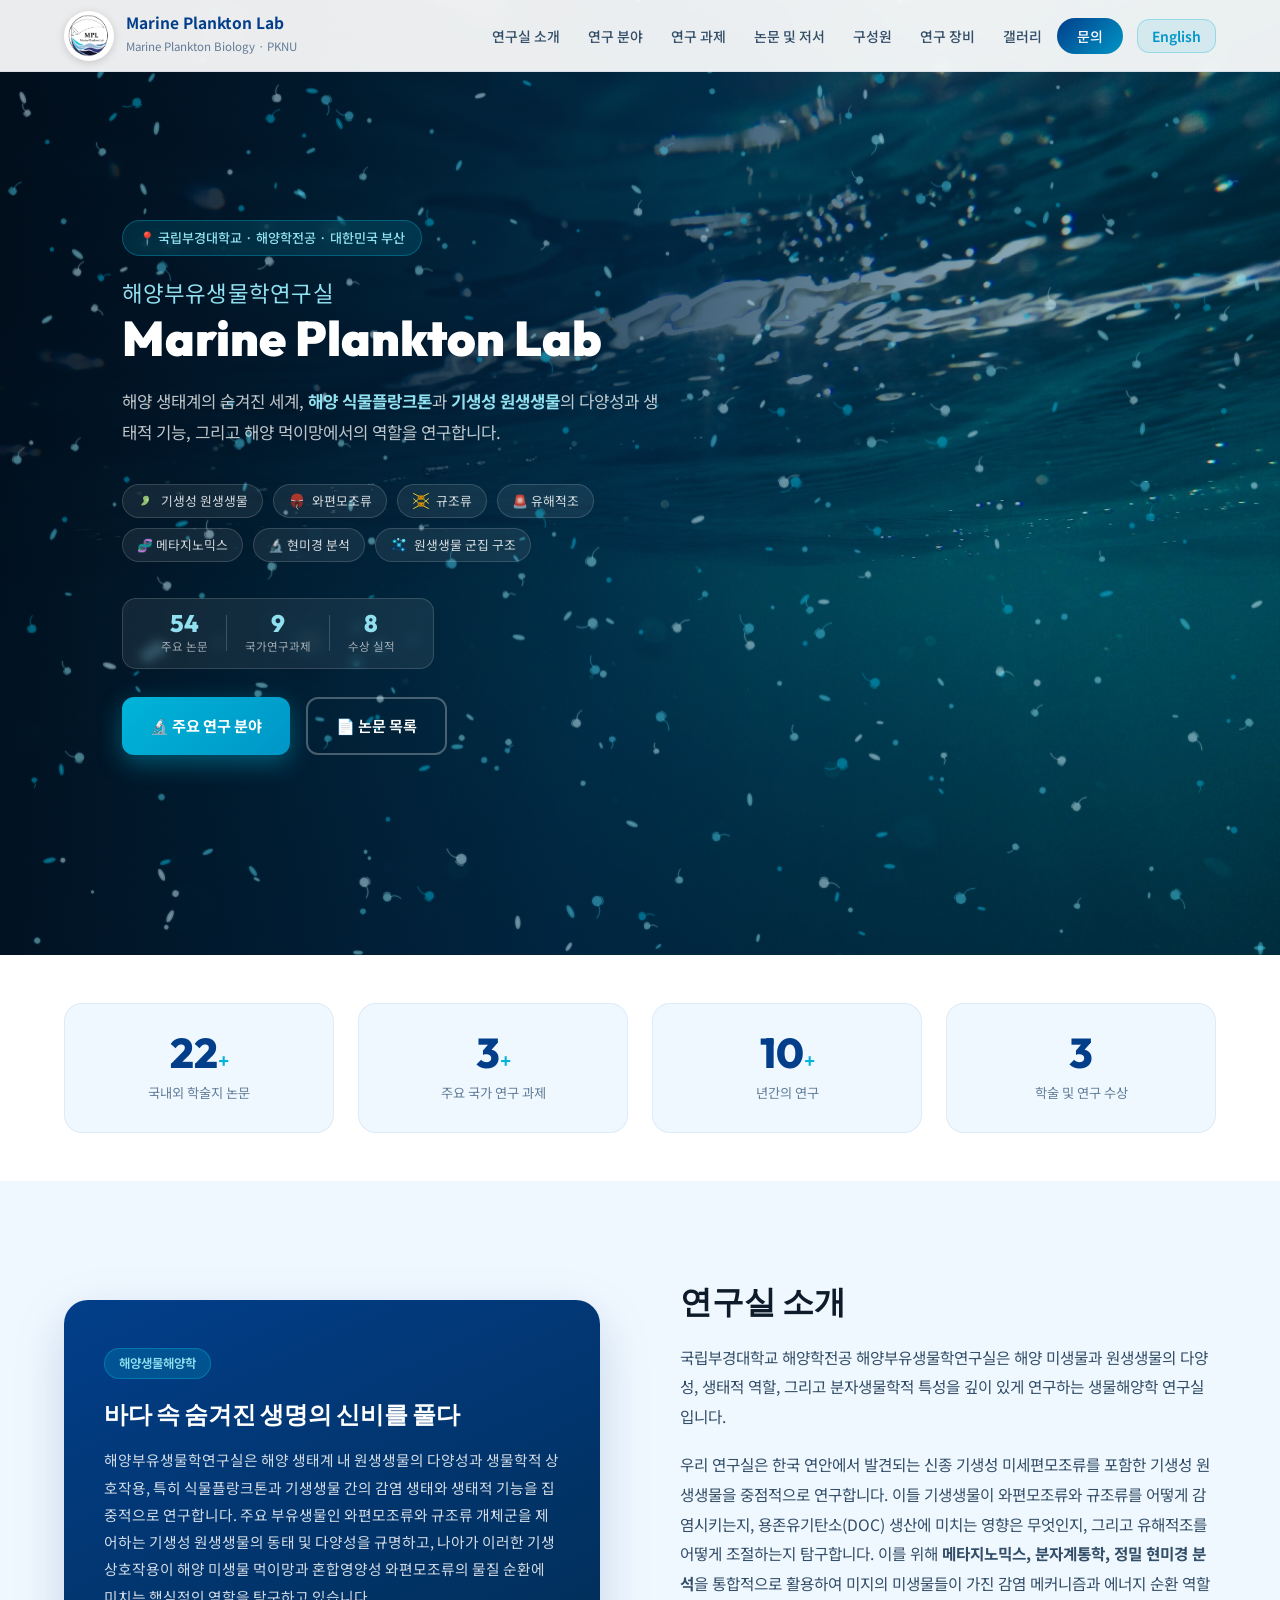
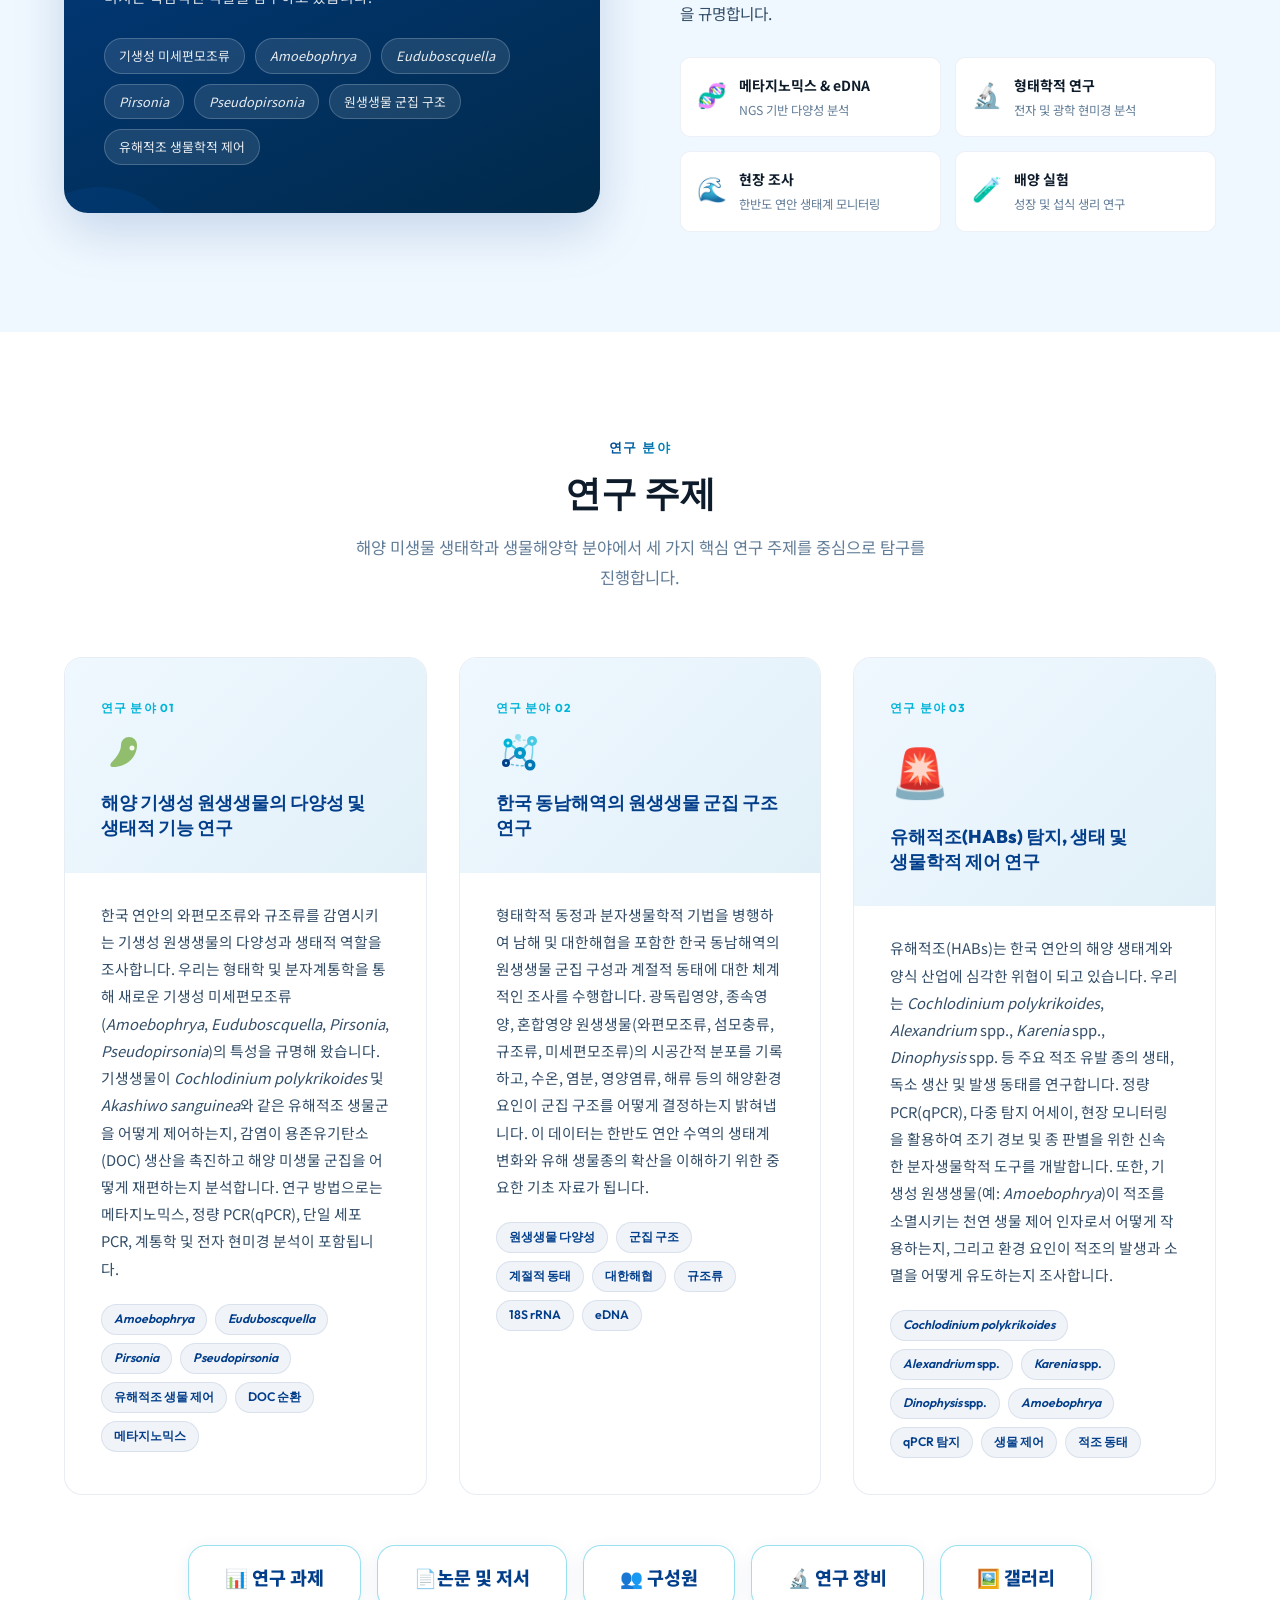
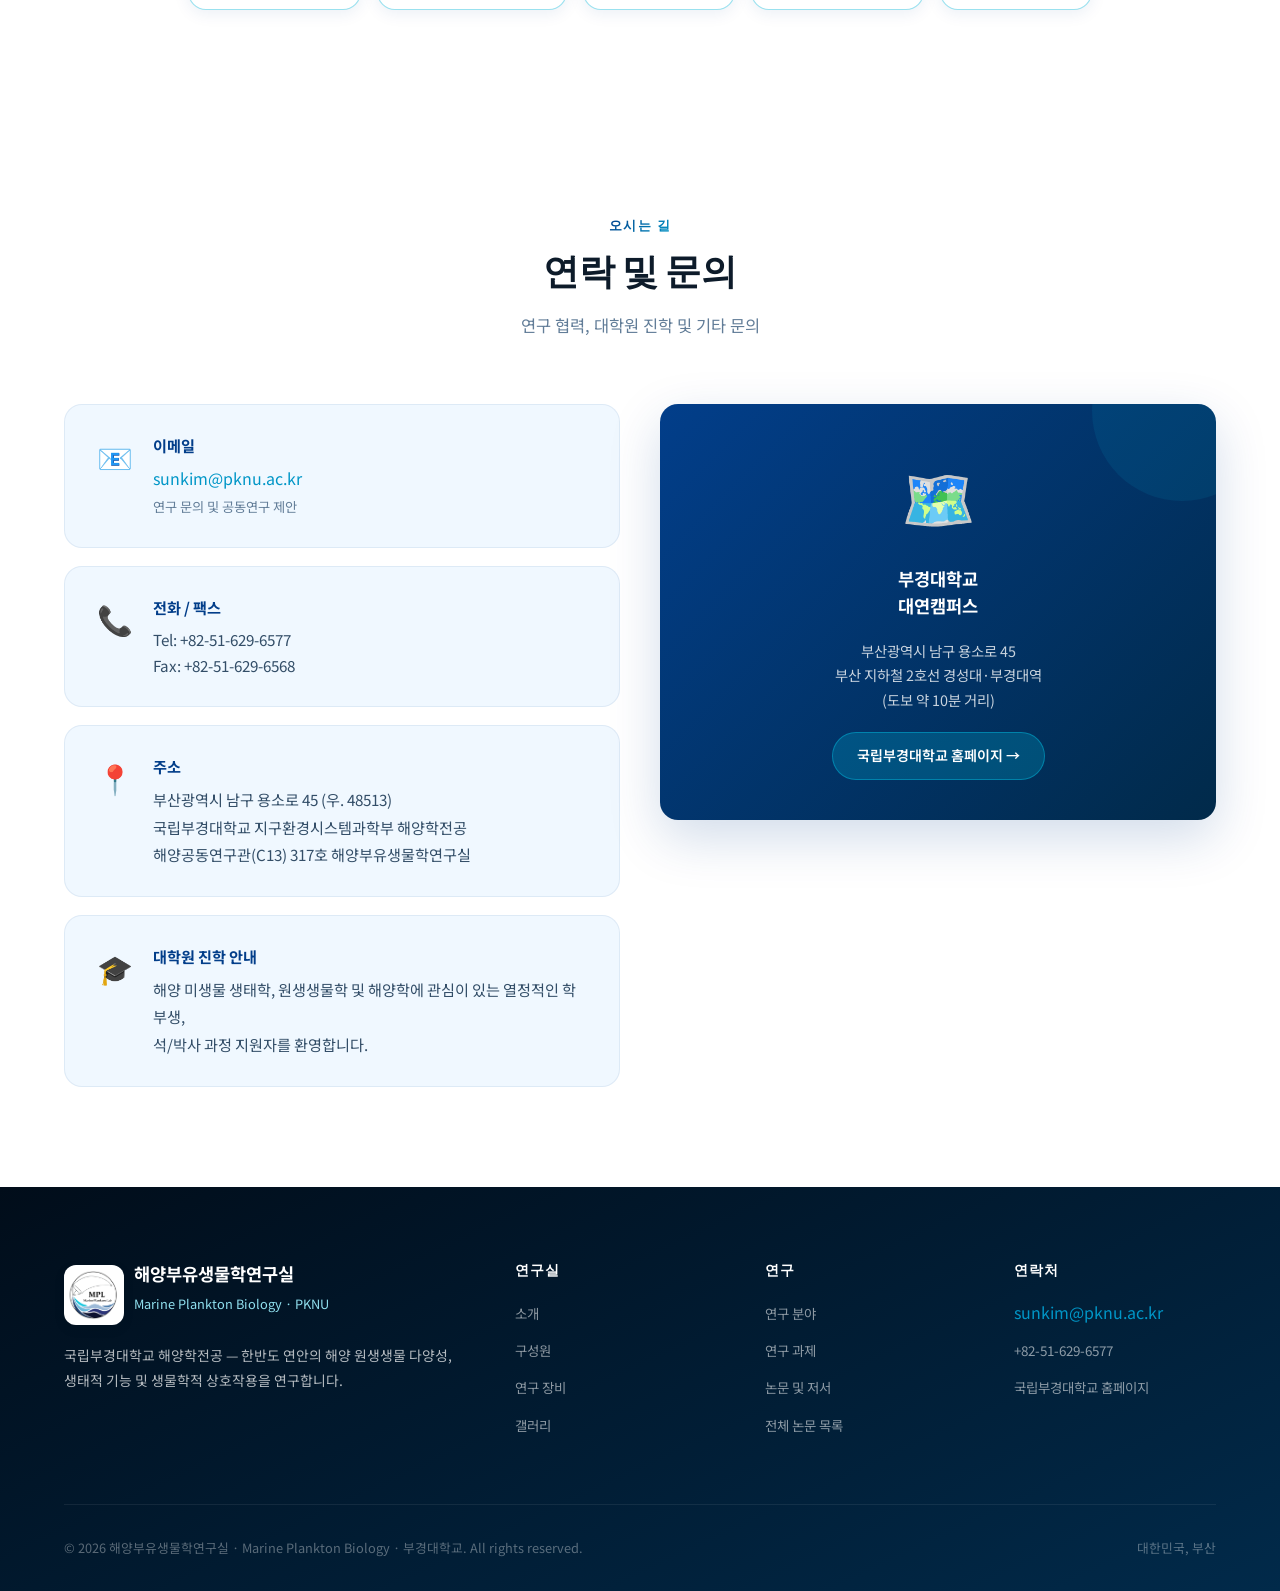
<file: index.html>
<!DOCTYPE html>
<html lang="en">

<head>
  <meta charset="UTF-8" />
  <meta name="viewport" content="width=device-width, initial-scale=1.0" />
  <!-- Security Headers for GitHub Pages -->
  <meta http-equiv="Content-Security-Policy"
    content="upgrade-insecure-requests; default-src 'self' 'unsafe-inline' 'unsafe-eval' https: data:;" />
  <meta http-equiv="X-Content-Type-Options" content="nosniff" />
  <meta name="referrer" content="strict-origin-when-cross-origin" />
  <title>Marine Plankton Lab | PKNU</title>
  <meta name="description"
    content="Marine Plankton Lab at Pukyong National University — studying marine parasitic protists, protist community structure, and harmful algal blooms in Korean coastal waters." />
  <link rel="stylesheet" href="css/style.css" />
  <link rel="icon"
    href="data:image/svg+xml,<svg xmlns='http://www.w3.org/2000/svg' viewBox='0 0 100 100'><text y='.9em' font-size='90'>🔬</text></svg>" />
</head>

<body>

  <!-- ===================== NAVBAR ===================== -->
  <nav class="navbar" id="navbar">
    <a href="#home" class="nav-brand">
      <div class="nav-logo-icon">
        <img src="images/대지 1.png" alt="MPL Logo">
      </div>
      <div class="nav-brand-text">
        <h1>Marine Plankton Lab</h1>
        <span>Marine Plankton Biology · PKNU</span>
      </div>
    </a>
    <ul class="nav-links" id="nav-links">
      <li><a href="#about">연구실 소개</a></li>
      <li><a href="#research">연구 분야</a></li>
      <li><a href="pages/projects.html">연구 과제</a></li>
      <li><a href="pages/publications.html">논문 및 저서</a></li>
      <li><a href="pages/members.html">구성원</a></li>
      <li><a href="pages/equipment.html">연구 장비</a></li>
      <li><a href="pages/gallery.html">갤러리</a></li>
      <li><a href="#contact" class="nav-cta">문의</a></li>
      <li class="lang-toggle"><a href="index_en.html">English</a></li>
    </ul>
    <button class="nav-toggle" id="nav-toggle" aria-label="Toggle menu">
      <span></span><span></span><span></span>
    </button>
  </nav>

  <!-- ===================== HERO ===================== -->
  <section class="hero" id="home">
    <div class="hero-particles" id="particles"></div>

    <!-- Organism silhouettes background -->
    <div class="hero-organisms" aria-hidden="true">
      <div class="org org-1">🦠</div>
      <div class="org org-2">🌀</div>
      <div class="org org-3">🧫</div>
      <div class="org org-4">🔬</div>
      <div class="org org-5">🦠</div>
      <div class="org org-6">🌊</div>
    </div>

    <!-- Background Image -->
    <div class="hero-visual fade-in">
      <img src="images/hero_cover.jpg" alt="Pristine Deep Ocean Water">
    </div>

    <!-- Plankton Canvas Background -->
    <div class="hero-canvas-wrapper fade-in" style="transition-delay: .2s;">
      <canvas id="plankton-canvas"></canvas>
    </div>

    <div class="hero-content">
      <div class="hero-text fade-in">
        <div class="hero-badge">📍 국립부경대학교 · 해양학전공 · 대한민국 부산</div>
        <h1 class="hero-title">
          <span class="ko">해양부유생물학연구실</span>
          Marine Plankton Lab
        </h1>
        <p class="hero-subtitle">
          해양 생태계의 숨겨진 세계, <strong style="color:var(--accent2)">해양 식물플랑크톤</strong>과
          <strong style="color:var(--accent2)">기생성 원생생물</strong>의 다양성과 생태적 기능, 그리고 해양 먹이망에서의 역할을 연구합니다.
        </p>
        <div class="hero-keywords">
          <div class="hero-kw-row">
            <span class="hero-kw" style="display:inline-flex; align-items:center; gap:6px;">
              <svg width="18" height="18" viewBox="0 0 24 24" xmlns="http://www.w3.org/2000/svg" style="flex-shrink:0;">
                <!-- Amoebophrya 특유의 쉼표(Comma)/트로폰트 형태 (연두색) -->
                <path d="M12,5 A4,4 0 0,1 16,9 C16,14 12,18 7,18 Q5,18 6,16 C9,14 10,12 8,9 A4,4 0 0,1 12,5 Z"
                  fill="#90BE6D" />
                <!-- 내부를 따라 배열된 다핵/유주자(mastigotes) 구조 -->
                <circle cx="13.5" cy="10.5" r="1" fill="#FFFFFF" opacity="0.9" />
              </svg>
              기생성 원생생물
            </span>
            <span class="hero-kw" style="display:inline-flex; align-items:center; gap:6px;">
              <svg width="18" height="18" viewBox="0 0 24 24" xmlns="http://www.w3.org/2000/svg" style="flex-shrink:0;">
                <path d="M12,2 C6,2 4,6 4,11 L20,11 C20,6 18,2 12,2 Z" fill="#C0392B" opacity="0.9" />
                <path d="M4,13 L10,13 L10,21 C7,21 4,18 4,13 Z" fill="#922B21" opacity="0.9" />
                <path d="M14,13 L20,13 C20,18 17,21 14,21 Z" fill="#922B21" opacity="0.9" />
                <path d="M4,11 Q12,13 20,11" fill="none" stroke="#E6B0AA" stroke-width="1.5" />
                <rect x="10" y="11" width="4" height="6" fill="#641E16" opacity="0.8" />
                <path d="M12,17 Q10,21 13,23" fill="none" stroke="#E6B0AA" stroke-width="1.2" stroke-linecap="round" />
              </svg>
              와편모조류
            </span>
            <span class="hero-kw" style="display:inline-flex; align-items:center; gap:6px;">
              <svg width="18" height="18" viewBox="0 0 24 24" xmlns="http://www.w3.org/2000/svg" style="flex-shrink:0;">
                <!-- Top cell setae -->
                <line x1="8" y1="5" x2="2" y2="2" stroke="#F4D03F" stroke-width="1.2" stroke-linecap="round" />
                <line x1="16" y1="5" x2="22" y2="2" stroke="#F4D03F" stroke-width="1.2" stroke-linecap="round" />
                <!-- Crossing setae between cells -->
                <line x1="8" y1="10" x2="2" y2="15" stroke="#F4D03F" stroke-width="1.2" stroke-linecap="round" />
                <line x1="8" y1="14" x2="2" y2="9" stroke="#F4D03F" stroke-width="1.2" stroke-linecap="round" />
                <line x1="16" y1="10" x2="22" y2="15" stroke="#F4D03F" stroke-width="1.2" stroke-linecap="round" />
                <line x1="16" y1="14" x2="22" y2="9" stroke="#F4D03F" stroke-width="1.2" stroke-linecap="round" />
                <!-- Bottom cell setae -->
                <line x1="8" y1="19" x2="2" y2="22" stroke="#F4D03F" stroke-width="1.2" stroke-linecap="round" />
                <line x1="16" y1="19" x2="22" y2="22" stroke="#F4D03F" stroke-width="1.2" stroke-linecap="round" />
                <!-- Frustule bodies (Yellowish-brown) -->
                <rect x="8" y="5" width="8" height="5" rx="0.5" fill="#D68910" stroke="#9A7D0A" stroke-width="1" />
                <rect x="8" y="14" width="8" height="5" rx="0.5" fill="#D68910" stroke="#9A7D0A" stroke-width="1" />
                <!-- Chloroplasts -->
                <circle cx="10" cy="7.5" r="1" fill="#7D6608" />
                <circle cx="14" cy="7.5" r="1" fill="#7D6608" />
                <circle cx="10" cy="16.5" r="1" fill="#7D6608" />
                <circle cx="14" cy="16.5" r="1" fill="#7D6608" />
              </svg>
              규조류
            </span>
            <span class="hero-kw">🚨 유해적조</span>
          </div>
          <div class="hero-kw-row">
            <span class="hero-kw">🧬 메타지노믹스</span>
            <span class="hero-kw">🔬 현미경 분석</span>
            <span class="hero-kw" style="display:inline-flex; align-items:center; gap:6px;">
              <svg width="18" height="18" viewBox="0 0 24 24" xmlns="http://www.w3.org/2000/svg" style="flex-shrink:0;">
                <!-- 유기적 네트워크 구조 (Scaled to 24x24) -->
                <path d="M12,12 Q8,8 6,7" fill="none" stroke="#00B4D8" stroke-width="1" opacity="0.7" />
                <path d="M12,12 Q15,8 18,6" fill="none" stroke="#48CAE4" stroke-width="1" opacity="0.7" />
                <path d="M12,12 Q7.5,14 5,17" fill="none" stroke="#023E8A" stroke-width="1" opacity="0.6" />
                <path d="M12,12 Q14,16 17,18" fill="none" stroke="#0096C7" stroke-width="1" opacity="0.7" />
                <path d="M6,7 Q12,5 18,6" fill="none" stroke="#90E0EF" stroke-width="0.8" stroke-dasharray="1.5 1"
                  opacity="0.8" />
                <path d="M5,17 Q11,19 17,18" fill="none" stroke="#0096C7" stroke-width="0.8" stroke-dasharray="1.5 1"
                  opacity="0.6" />
                <circle cx="12" cy="12" r="3" fill="#0096C7" />
                <circle cx="12" cy="12" r="1" fill="#FFFFFF" opacity="0.8" />
                <circle cx="6" cy="7" r="2.25" fill="#00B4D8" />
                <circle cx="6" cy="7" r="0.75" fill="#FFFFFF" opacity="0.8" />
                <circle cx="18" cy="6" r="2.5" fill="#48CAE4" />
                <circle cx="18" cy="6" r="0.75" fill="#FFFFFF" opacity="0.8" />
                <circle cx="5" cy="17" r="2" fill="#023E8A" />
                <circle cx="5" cy="17" r="0.6" fill="#90E0EF" />
                <circle cx="17" cy="18" r="2.75" fill="#0077B6" />
                <circle cx="17" cy="18" r="1" fill="#CAF0F8" />
                <circle cx="11" cy="4" r="1.5" fill="#90E0EF" />
              </svg>
              원생생물 군집 구조
            </span>
          </div>
        </div>
        <div class="hero-stats-mini">
          <div class="hsm-item" style="cursor:pointer;" onclick="location.href='pages/publications.html'"><span
              class="hsm-num">54</span><span class="hsm-lbl">주요 논문</span></div>
          <div class="hsm-divider"></div>
          <div class="hsm-item" style="cursor:pointer;" onclick="location.href='pages/projects.html'"><span
              class="hsm-num">9</span><span class="hsm-lbl">국가연구과제</span></div>
          <div class="hsm-divider"></div>
          <div class="hsm-item" style="cursor:pointer;" onclick="location.href='pages/awards.html'"><span
              class="hsm-num">8</span><span class="hsm-lbl">수상 실적</span></div>
        </div>
        <div class="hero-actions">
          <a href="#research" class="btn-primary">🔬 주요 연구 분야</a>
          <a href="pages/publications.html" class="btn-outline">📄 논문 목록</a>
        </div>
      </div>
    </div>

    <div class="hero-wave">
      <svg viewBox="0 0 1440 110" preserveAspectRatio="none" xmlns="http://www.w3.org/2000/svg">
        <path d="M0,55 C240,95 480,15 720,55 C960,95 1200,15 1440,55 L1440,110 L0,110 Z" fill="#ffffff" />
      </svg>
    </div>
  </section>

  <!-- ===================== STATS ===================== -->
  <section class="stats-bar" id="stats">
    <div class="stats-grid">
      <div class="stat-item fade-in" style="cursor:pointer;" onclick="location.href='pages/publications.html'">
        <div class="stat-value"><span class="count" data-target="54">0</span><span class="stat-unit">+</span></div>
        <div class="stat-label">국내외 학술지 논문</div>
      </div>
      <div class="stat-item fade-in" style="transition-delay:.1s; cursor:pointer;"
        onclick="location.href='pages/projects.html'">
        <div class="stat-value"><span class="count" data-target="9">0</span><span class="stat-unit">+</span></div>
        <div class="stat-label">주요 국가 연구 과제</div>
      </div>
      <div class="stat-item fade-in" style="transition-delay:.2s">
        <div class="stat-value"><span class="count" data-target="27">0</span><span class="stat-unit">+</span></div>
        <div class="stat-label">년간의 연구</div>
      </div>
      <div class="stat-item fade-in" style="transition-delay:.3s; cursor:pointer;"
        onclick="location.href='pages/awards.html'">
        <div class="stat-value"><span class="count" data-target="8">0</span></div>
        <div class="stat-label">학술 및 연구 수상</div>
      </div>
    </div>
  </section>

  <!-- ===================== ABOUT ===================== -->
  <section class="about-section" id="about">
    <div class="section-inner">
      <div class="about-grid">
        <div class="about-card fade-in">
          <div class="about-card-tag">해양생물해양학</div>
          <h3>바다 속 숨겨진 생명의 신비를 풀다</h3>
          <p>
            해양부유생물학연구실은 해양 생태계 내 원생생물의 다양성과 생물학적 상호작용, 특히 식물플랑크톤과 기생생물 간의 감염 생태와 생태적 기능을 집중적으로 연구합니다.
            주요 부유생물인 와편모조류와 규조류 개체군을 제어하는 기생성 원생생물의 동태 및 다양성을 규명하고, 나아가 이러한 기생 상호작용이 해양 미생물 먹이망과 혼합영양성 와편모조류의 물질 순환에 미치는
            핵심적인 역할을 탐구하고 있습니다.
          </p>
          <div class="about-topics">
            <span class="about-topic">기생성 미세편모조류</span>
            <span class="about-topic"><i>Amoebophrya</i></span>
            <span class="about-topic"><i>Euduboscquella</i></span>
            <span class="about-topic"><i>Pirsonia</i></span>
            <span class="about-topic"><i>Pseudopirsonia</i></span>
            <span class="about-topic">원생생물 군집 구조</span>
            <span class="about-topic">유해적조 생물학적 제어</span>
          </div>
        </div>
        <div class="about-text fade-in" style="transition-delay:.15s">
          <h2>연구실 소개</h2>
          <p>
            국립부경대학교 해양학전공 해양부유생물학연구실은 해양 미생물과 원생생물의 다양성, 생태적 역할, 그리고 분자생물학적 특성을 깊이 있게 연구하는 생물해양학 연구실입니다.
          </p>
          <p>
            우리 연구실은 한국 연안에서 발견되는 신종 기생성 미세편모조류를 포함한 기생성 원생생물을 중점적으로 연구합니다.
            이들 기생생물이 와편모조류와 규조류를 어떻게 감염시키는지, 용존유기탄소(DOC) 생산에 미치는 영향은 무엇인지, 그리고 유해적조를 어떻게 조절하는지 탐구합니다. 이를 위해
            <strong>메타지노믹스, 분자계통학, 정밀 현미경 분석</strong>을 통합적으로 활용하여 미지의 미생물들이 가진 감염 메커니즘과 에너지 순환 역할을 규명합니다.
          </p>
          <div class="about-pillars">
            <div class="pillar">
              <div class="pillar-icon">🧬</div>
              <div>
                <div class="pillar-label">메타지노믹스 & eDNA</div>
                <div class="pillar-sub">NGS 기반 다양성 분석</div>
              </div>
            </div>
            <div class="pillar">
              <div class="pillar-icon">🔬</div>
              <div>
                <div class="pillar-label">형태학적 연구</div>
                <div class="pillar-sub">전자 및 광학 현미경 분석</div>
              </div>
            </div>
            <div class="pillar">
              <div class="pillar-icon">🌊</div>
              <div>
                <div class="pillar-label">현장 조사</div>
                <div class="pillar-sub">한반도 연안 생태계 모니터링</div>
              </div>
            </div>
            <div class="pillar">
              <div class="pillar-icon">🧪</div>
              <div>
                <div class="pillar-label">배양 실험</div>
                <div class="pillar-sub">성장 및 섭식 생리 연구</div>
              </div>
            </div>
          </div>
        </div>
      </div>
    </div>
  </section>

  <!-- ===================== RESEARCH ===================== -->
  <section class="research-section" id="research">
    <div class="section-inner">
      <div class="section-header">
        <div class="section-tag">연구 분야</div>
        <h2 class="section-title">연구 주제</h2>
        <p class="section-desc">해양 미생물 생태학과 생물해양학 분야에서 세 가지 핵심 연구 주제를 중심으로 탐구를 진행합니다.</p>
      </div>
      <div class="research-grid research-grid-3">
        <div class="research-card fade-in">
          <div class="rc-header">
            <div class="rc-num">연구 분야 01</div>
            <div class="rc-icon" style="font-size:0;">
              <svg width="48" height="48" viewBox="0 0 48 48" xmlns="http://www.w3.org/2000/svg" style="display:block;">
                <!-- 연두색으로 변경된 Amoebophrya 쉼표 모양 -->
                <path d="M28,8 A8,8 0 0,1 36,16 C36,28 26,38 12,38 Q8,38 10,34 C16,28 20,22 20,16 A8,8 0 0,1 28,8 Z"
                  fill="#90BE6D" />
                <!-- 내부 다핵/유주자(mastigotes) 구조 -->
                <circle cx="31" cy="19" r="2.5" fill="#FFFFFF" opacity="0.9" />
              </svg>
            </div>
            <div class="rc-title">해양 기생성 원생생물의 다양성 및<br />생태적 기능 연구</div>
          </div>
          <div class="rc-body">
            <p class="rc-desc">
              한국 연안의 와편모조류와 규조류를 감염시키는 기생성 원생생물의 다양성과 생태적 역할을 조사합니다. 우리는 형태학 및 분자계통학을 통해 새로운 기생성
              미세편모조류(<em><i>Amoebophrya</i></em>, <em><i>Euduboscquella</i></em>, <em><i>Pirsonia</i></em>,
              <em><i>Pseudopirsonia</i></em>)의 특성을 규명해 왔습니다. 기생생물이 <em>Cochlodinium polykrikoides</em> 및 <em>Akashiwo
                sanguinea</em>와 같은 유해적조 생물군을 어떻게 제어하는지, 감염이 용존유기탄소(DOC) 생산을 촉진하고 해양 미생물 군집을 어떻게 재편하는지 분석합니다. 연구 방법으로는
              메타지노믹스, 정량 PCR(qPCR), 단일 세포 PCR, 계통학 및 전자 현미경 분석이 포함됩니다.
            </p>
            <div class="rc-tags">
              <span class="rc-tag"><i>Amoebophrya</i></span>
              <span class="rc-tag"><i>Euduboscquella</i></span>
              <span class="rc-tag"><i>Pirsonia</i></span>
              <span class="rc-tag"><i>Pseudopirsonia</i></span>
              <span class="rc-tag">유해적조 생물 제어</span>
              <span class="rc-tag">DOC 순환</span>
              <span class="rc-tag">메타지노믹스</span>
            </div>
          </div>
        </div>
        <div class="research-card fade-in" style="transition-delay:.1s">
          <div class="rc-header">
            <div class="rc-num">연구 분야 02</div>
            <div class="rc-icon" style="font-size:0;">
              <svg width="48" height="48" viewBox="0 0 48 48" xmlns="http://www.w3.org/2000/svg" style="display:block;">
                <!-- 유기적으로 연결된 원생생물 군집/생태 네트워크 구조 -->
                <!-- 연결선 (유기적 상호작용 및 물질 순환) -->
                <path d="M24,24 Q16,16 12,14" fill="none" stroke="#00B4D8" stroke-width="2" opacity="0.7" />
                <path d="M24,24 Q30,16 36,12" fill="none" stroke="#48CAE4" stroke-width="2" opacity="0.7" />
                <path d="M24,24 Q15,28 10,34" fill="none" stroke="#023E8A" stroke-width="2" opacity="0.6" />
                <path d="M24,24 Q28,32 34,36" fill="none" stroke="#0096C7" stroke-width="2" opacity="0.7" />
                <path d="M12,14 Q24,10 36,12" fill="none" stroke="#90E0EF" stroke-width="1.5" stroke-dasharray="3 2"
                  opacity="0.8" />
                <path d="M10,34 Q22,38 34,36" fill="none" stroke="#0096C7" stroke-width="1.5" stroke-dasharray="3 2"
                  opacity="0.6" />
                <path d="M36,12 Q38,24 34,36" fill="none" stroke="#00B4D8" stroke-width="1.5" opacity="0.5" />
                <path d="M12,14 Q8,24 10,34" fill="none" stroke="#0096C7" stroke-width="1.5" opacity="0.5" />
                <!-- 다양한 분류군을 상징하는 유기적 노드(세포들) -->
                <circle cx="24" cy="24" r="6" fill="#0096C7" />
                <circle cx="24" cy="24" r="2" fill="#FFFFFF" opacity="0.8" />
                <circle cx="12" cy="14" r="4.5" fill="#00B4D8" />
                <circle cx="12" cy="14" r="1.5" fill="#FFFFFF" opacity="0.8" />
                <circle cx="36" cy="12" r="5" fill="#48CAE4" />
                <circle cx="36" cy="12" r="1.5" fill="#FFFFFF" opacity="0.8" />
                <circle cx="10" cy="34" r="4" fill="#023E8A" />
                <circle cx="10" cy="34" r="1.2" fill="#90E0EF" />
                <circle cx="34" cy="36" r="5.5" fill="#0077B6" />
                <circle cx="34" cy="36" r="2" fill="#CAF0F8" />
                <circle cx="22" cy="8" r="3" fill="#90E0EF" />
              </svg>
            </div>
            <div class="rc-title">한국 동남해역의 원생생물 군집 구조 연구</div>
          </div>
          <div class="rc-body">
            <p class="rc-desc">
              형태학적 동정과 분자생물학적 기법을 병행하여 남해 및 대한해협을 포함한 한국 동남해역의 원생생물 군집 구성과 계절적 동태에 대한 체계적인 조사를 수행합니다. 광독립영양, 종속영양, 혼합영양
              원생생물(와편모조류, 섬모충류, 규조류, 미세편모조류)의 시공간적 분포를 기록하고, 수온, 염분, 영양염류, 해류 등의 해양환경 요인이 군집 구조를 어떻게 결정하는지 밝혀냅니다. 이 데이터는
              한반도 연안 수역의 생태계 변화와 유해 생물종의 확산을 이해하기 위한 중요한 기초 자료가 됩니다.
            </p>
            <div class="rc-tags">
              <span class="rc-tag">원생생물 다양성</span>
              <span class="rc-tag">군집 구조</span>
              <span class="rc-tag">계절적 동태</span>
              <span class="rc-tag">대한해협</span>
              <span class="rc-tag">규조류</span>
              <span class="rc-tag">18S rRNA</span>
              <span class="rc-tag">eDNA</span>
            </div>
          </div>
        </div>
        <div class="research-card fade-in" style="transition-delay:.2s">
          <div class="rc-header">
            <div class="rc-num">연구 분야 03</div>
            <div class="rc-icon">🚨</div>
            <div class="rc-title">유해적조(HABs) 탐지, 생태 및 <br />생물학적 제어 연구</div>
          </div>
          <div class="rc-body">
            <p class="rc-desc">
              유해적조(HABs)는 한국 연안의 해양 생태계와 양식 산업에 심각한 위협이 되고 있습니다. 우리는 <em><i>Cochlodinium polykrikoides</i></em>,
              <em><i>Alexandrium</i></em> spp., <em><i>Karenia</i></em> spp., <em><i>Dinophysis</i></em> spp. 등 주요 적조 유발
              종의 생태, 독소 생산 및 발생 동태를 연구합니다. 정량 PCR(qPCR), 다중 탐지 어세이, 현장 모니터링을 활용하여 조기 경보 및 종 판별을 위한 신속한 분자생물학적 도구를 개발합니다.
              또한, 기생성 원생생물(예: <em><i>Amoebophrya</i></em>)이 적조를 소멸시키는 천연 생물 제어 인자로서 어떻게 작용하는지, 그리고 환경 요인이 적조의 발생과 소멸을
              어떻게 유도하는지 조사합니다.
            </p>
            <div class="rc-tags">
              <span class="rc-tag"><i>Cochlodinium polykrikoides</i></span>
              <span class="rc-tag"><i>Alexandrium</i> spp.</span>
              <span class="rc-tag"><i>Karenia</i> spp.</span>
              <span class="rc-tag"><i>Dinophysis</i> spp.</span>
              <span class="rc-tag"><i>Amoebophrya</i></span>
              <span class="rc-tag">qPCR 탐지</span>
              <span class="rc-tag">생물 제어</span>
              <span class="rc-tag">적조 동태</span>
            </div>
          </div>
        </div>
      </div>

      <!-- Category Jump Links -->
      <div class="category-jump-links fade-in"
        style="text-align:center; margin-top: 50px; display: flex; justify-content: center; gap: 16px; flex-wrap: wrap;">
        <a href="pages/projects.html" class="btn-outline-primary">📊 연구 과제</a>
        <a href="pages/publications.html" class="btn-outline-primary">📄논문 및 저서</a>
        <a href="pages/members.html" class="btn-outline-primary">👥 구성원</a>
        <a href="pages/equipment.html" class="btn-outline-primary">🔬 연구 장비</a>
        <a href="pages/gallery.html" class="btn-outline-primary">🖼️ 갤러리</a>
      </div>
    </div>
  </section>

  <!-- ===================== CONTACT ===================== -->

  <section id="contact" style="background: var(--white); padding: 100px 5%;">
    <div class="section-inner">
      <div class="section-header">
        <div class="section-tag">오시는 길</div>
        <h2 class="section-title">연락 및 문의</h2>
        <p class="section-desc">연구 협력, 대학원 진학 및 기타 문의</p>
      </div>
      <div style="display:grid; grid-template-columns:1fr 1fr; gap:40px; align-items:start;">
        <div style="display:flex; flex-direction:column; gap:18px;" class="fade-in">
          <div class="contact-card">
            <div style="font-size:1.8rem;">📧</div>
            <div>
              <h4>이메일</h4>
              <a href="#" class="em-lock" data-em="c3Vua2ltQHBrbnUuYWMua3I="
                style="color:var(--teal); font-size:1rem;"></a>
              <p style="color:var(--text-light); font-size:0.83rem; margin-top:4px;">연구 문의 및 공동연구 제안</p>
            </div>
          </div>
          <div class="contact-card">
            <div style="font-size:1.8rem;">📞</div>
            <div>
              <h4>전화 / 팩스</h4>
              <p style="color:var(--text-mid); font-size:0.95rem;">Tel: <span class="enc-text"
                  data-val="KzgyLTUxLTYyOS02NTc3"></span><br>Fax: <span class="enc-text"
                  data-val="KzgyLTUxLTYyOS02NTY4"></span></p>
            </div>
          </div>
          <div class="contact-card">
            <div style="font-size:1.8rem;">📍</div>
            <div>
              <h4>주소</h4>
              <p style="color:var(--text-mid); line-height:1.8; font-size:0.95rem;">
                부산광역시 남구 용소로 45 (우. 48513)<br>
                국립부경대학교 지구환경시스템과학부 해양학전공<br>
                해양공동연구관(C13) 317호 해양부유생물학연구실
              </p>
            </div>
          </div>
          <div class="contact-card">
            <div style="font-size:1.8rem;">🎓</div>
            <div>
              <h4>대학원 진학 안내</h4>
              <p style="color:var(--text-mid); line-height:1.8; font-size:0.95rem;">
                해양 미생물 생태학, 원생생물학 및 해양학에 관심이 있는 열정적인 학부생, <br />석/박사 과정 지원자를 환영합니다.
              </p>
            </div>
          </div>
        </div>
        <div class="fade-in" style="transition-delay:.15s;">
          <div class="contact-map-card">
            <div style="font-size:60px; position:relative; z-index:1;">🗺️</div>
            <h3>부경대학교<br>대연캠퍼스</h3>
            <p style="opacity:.78; font-size:0.9rem; line-height:1.7; position:relative; z-index:1;">
              부산광역시 남구 용소로 45<br>
              부산 지하철 2호선 경성대·부경대역 <br /> (도보 약 10분 거리)
            </p>
            <a href="https://www.pknu.ac.kr" target="_blank" class="contact-map-btn">국립부경대학교 홈페이지 →</a>
          </div>
        </div>
      </div>
    </div>
  </section>

  <!-- ===================== FOOTER ===================== -->
  <footer>
    <div style="max-width:1280px; margin:0 auto;">
      <div class="footer-grid">
        <div class="footer-brand">
          <div style="display:flex; align-items:center; gap:10px; margin-bottom:12px;">
            <div
              style="width:60px; height:60px; background:white; border-radius:12px; display:flex; align-items:center; justify-content:center; overflow:hidden; box-shadow: 0 4px 12px rgba(0,0,0,0.08); flex-shrink:0;">
              <img src="images/대지 1.png" alt="MPL Logo" style="width:100%; height:100%; object-fit:contain;">
            </div>
            <div>
              <h3>해양부유생물학연구실</h3>
              <div class="fb-en">Marine Plankton Biology · PKNU</div>
            </div>
          </div>
          <p>국립부경대학교 해양학전공 — 한반도 연안의 해양 원생생물 다양성, 생태적 기능 및 생물학적 상호작용을 연구합니다.</p>
        </div>
        <div class="footer-col">
          <h4>연구실</h4>
          <ul>
            <li><a href="#about">소개</a></li>
            <li><a href="pages/members.html">구성원</a></li>
            <li><a href="pages/equipment.html">연구 장비</a></li>
            <li><a href="pages/gallery.html">갤러리</a></li>
          </ul>
        </div>
        <div class="footer-col">
          <h4>연구</h4>
          <ul>
            <li><a href="#research">연구 분야</a></li>
            <li><a href="pages/projects.html">연구 과제</a></li>
            <li><a href="pages/publications.html">논문 및 저서</a></li>
            <li><a href="pages/publications.html">전체 논문 목록</a></li>
          </ul>
        </div>
        <div class="footer-col">
          <h4>연락처</h4>
          <ul>
            <li><a href="#" class="em-lock" data-em="c3Vua2ltQHBrbnUuYWMua3I="
                style="color:var(--teal); font-size:1rem;"></a></li>
            <li><a href="#" class="enc-link" data-prefix="tel:" data-val="KzgyNTE2Mjk2NTc3"
                data-text="KzgyLTUxLTYyOS02NTc3"></a></li>
            <li><a href="https://www.pknu.ac.kr" target="_blank">국립부경대학교 홈페이지</a></li>
          </ul>
        </div>
      </div>
      <div class="footer-bottom">
        <span>© 2026 해양부유생물학연구실 · Marine Plankton Biology · 부경대학교. All rights reserved.</span>
        <span>대한민국, 부산</span>
      </div>
    </div>
  </footer>

  <script src="js/main.js"></script>
</body>

</html>
</file>
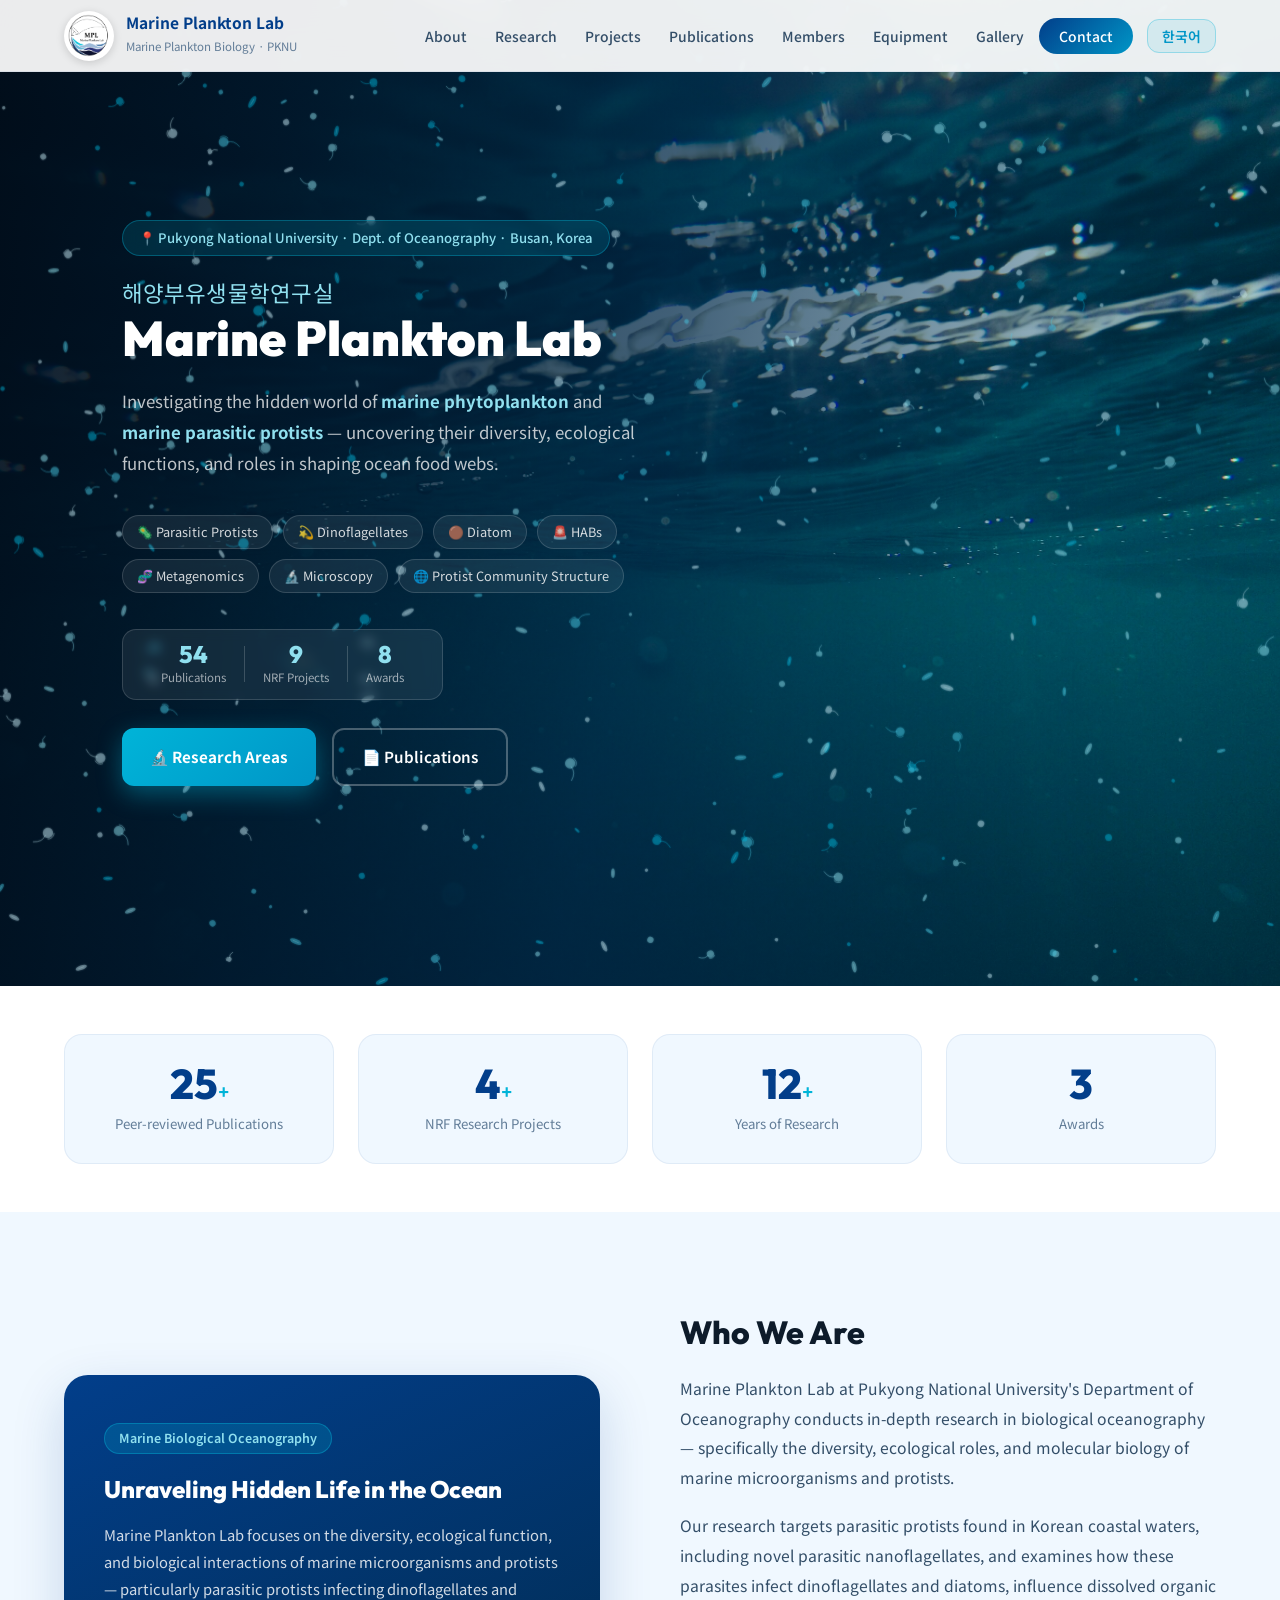
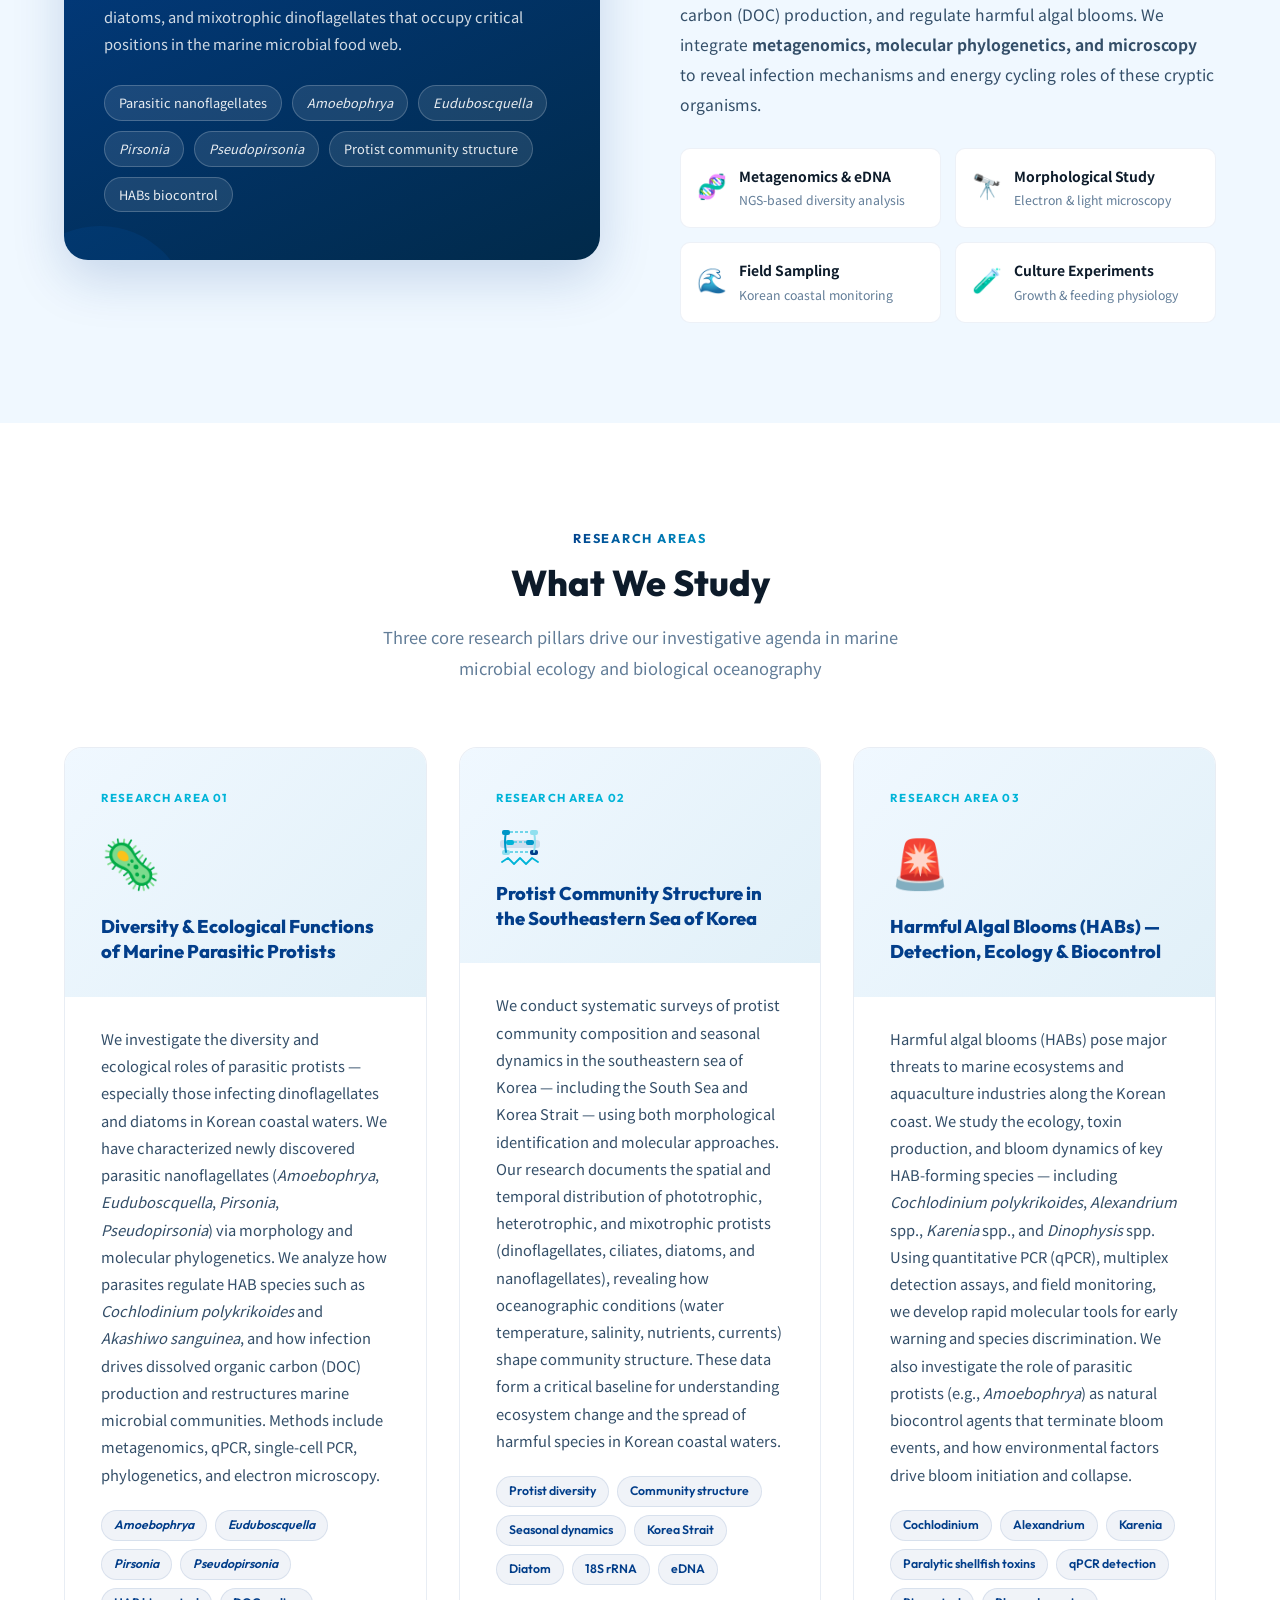
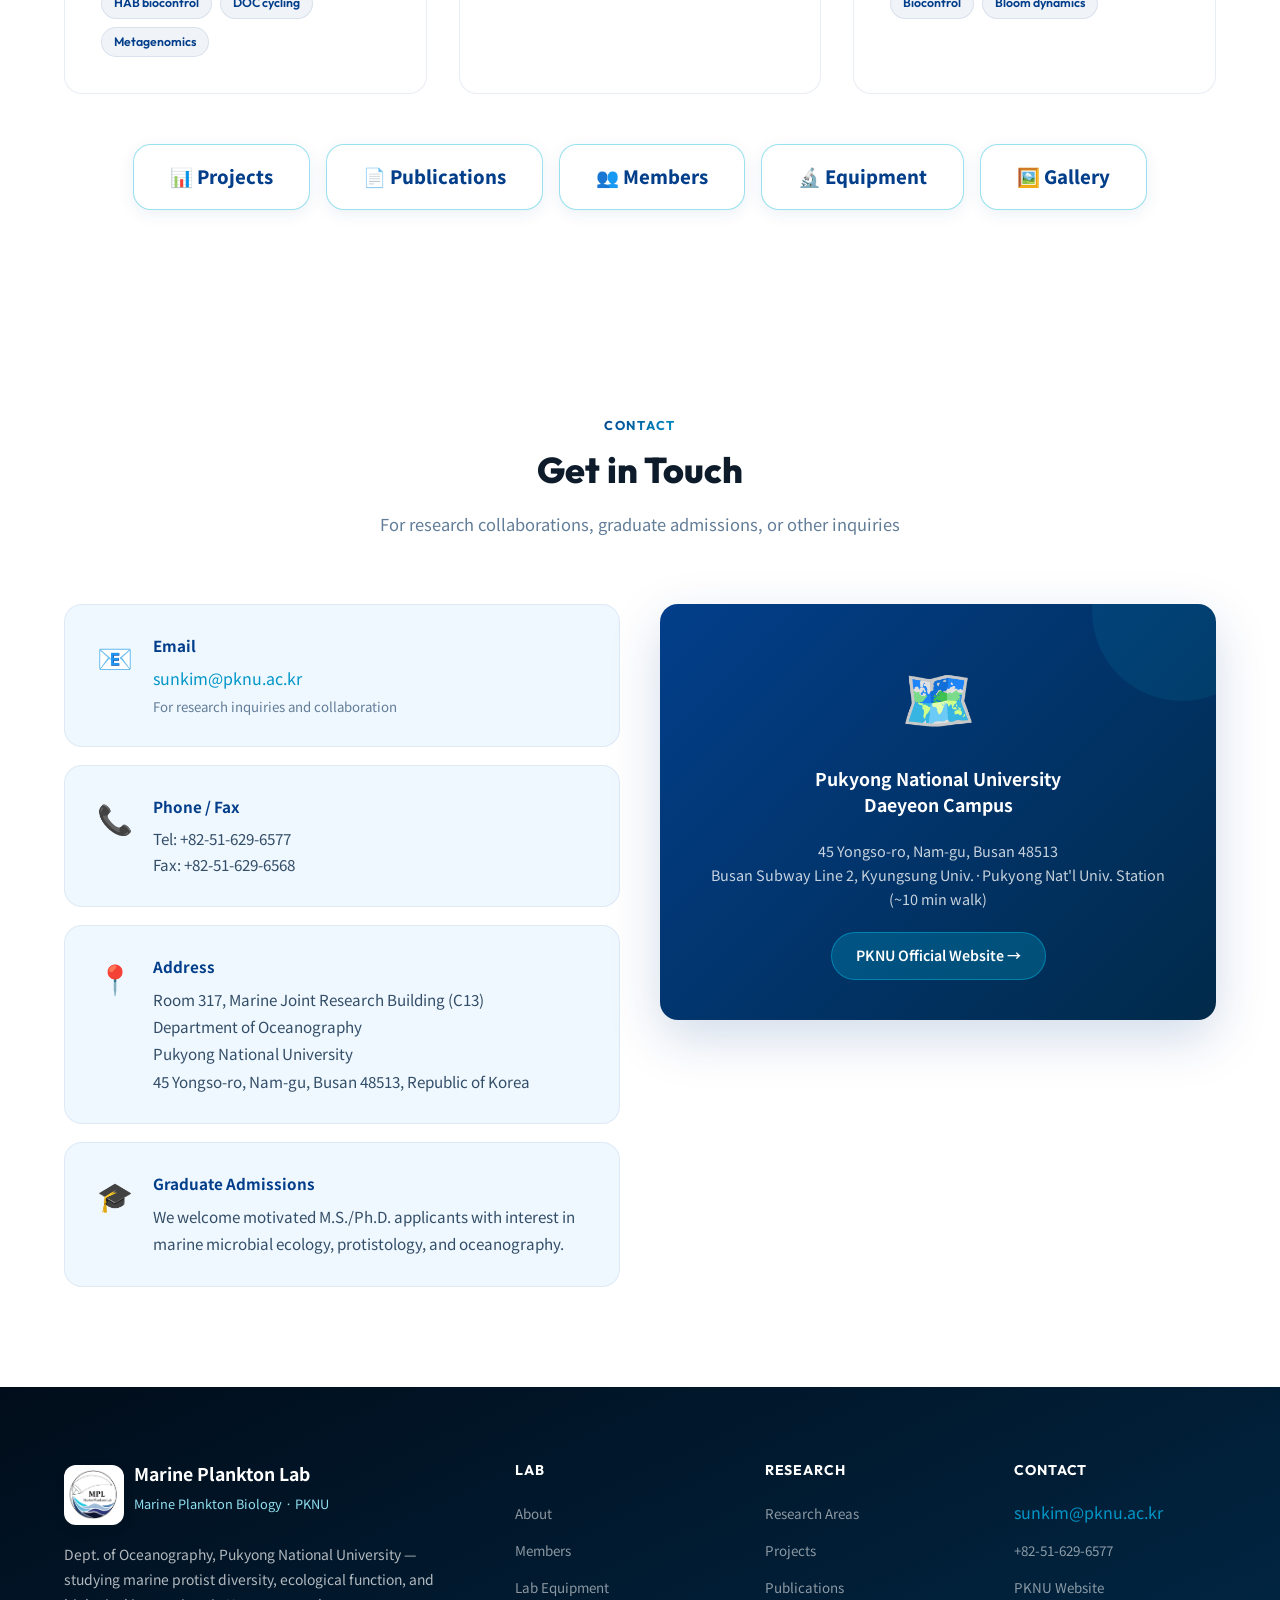
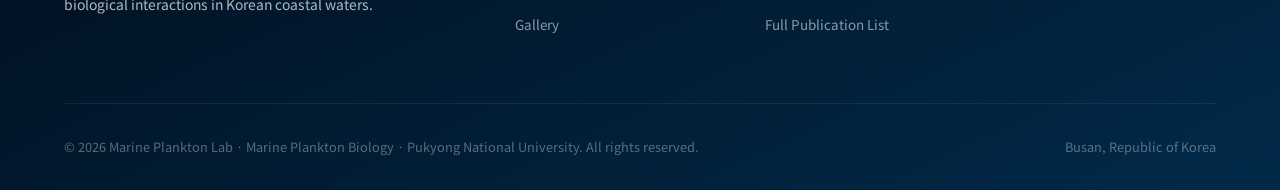
<file: index_en.html>
<!DOCTYPE html>
<html lang="en">

<head>
  <meta charset="UTF-8" />
  <meta name="viewport" content="width=device-width, initial-scale=1.0" />
  <!-- Security Headers for GitHub Pages -->
  <meta http-equiv="Content-Security-Policy"
    content="upgrade-insecure-requests; default-src 'self' 'unsafe-inline' 'unsafe-eval' https: data:;" />
  <meta http-equiv="X-Content-Type-Options" content="nosniff" />
  <meta name="referrer" content="strict-origin-when-cross-origin" />
  <title>Marine Plankton Lab | PKNU</title>
  <meta name="description"
    content="Marine Plankton Lab at Pukyong National University — studying marine parasitic protists, protist community structure, and harmful algal blooms in Korean coastal waters." />
  <link rel="stylesheet" href="css/style.css" />
  <link rel="icon"
    href="data:image/svg+xml,<svg xmlns='http://www.w3.org/2000/svg' viewBox='0 0 100 100'><text y='.9em' font-size='90'>🔬</text></svg>" />
</head>

<body>

  <!-- ===================== NAVBAR ===================== -->
  <nav class="navbar" id="navbar">
    <a href="#home" class="nav-brand">
      <div class="nav-logo-icon">
        <img src="images/대지 1.png" alt="MPL Logo">
      </div>
      <div class="nav-brand-text">
        <h1>Marine Plankton Lab</h1>
        <span>Marine Plankton Biology · PKNU</span>
      </div>
    </a>
    <ul class="nav-links" id="nav-links">
      <li><a href="#about">About</a></li>
      <li><a href="#research">Research</a></li>
      <li><a href="pages/projects.html">Projects</a></li>
      <li><a href="pages/publications.html">Publications</a></li>
      <li><a href="pages/members.html">Members</a></li>
      <li><a href="pages/equipment.html">Equipment</a></li>
      <li><a href="pages/gallery.html">Gallery</a></li>
      <li><a href="#contact" class="nav-cta">Contact</a></li>
      <li class="lang-toggle"><a href="index.html">한국어</a></li>
    </ul>
    <button class="nav-toggle" id="nav-toggle" aria-label="Toggle menu">
      <span></span><span></span><span></span>
    </button>
  </nav>

  <!-- ===================== HERO ===================== -->
  <section class="hero" id="home">
    <div class="hero-particles" id="particles"></div>

    <!-- Organism silhouettes background -->
    <div class="hero-organisms" aria-hidden="true">
      <div class="org org-1">🦠</div>
      <div class="org org-2">🌀</div>
      <div class="org org-3">🧫</div>
      <div class="org org-4">🔬</div>
      <div class="org org-5">🦠</div>
      <div class="org org-6">🌊</div>
    </div>

    <!-- Background Image -->
    <div class="hero-visual fade-in">
      <img src="images/hero_cover.jpg" alt="Pristine Deep Ocean Water">
    </div>

    <!-- Plankton Canvas Background -->
    <div class="hero-canvas-wrapper fade-in" style="transition-delay: .2s;">
      <canvas id="plankton-canvas"></canvas>
    </div>

    <div class="hero-content">
      <div class="hero-text fade-in">
        <div class="hero-badge">📍 Pukyong National University · Dept. of Oceanography · Busan, Korea</div>
        <h1 class="hero-title">
          <span class="ko">해양부유생물학연구실</span>
          Marine Plankton Lab
        </h1>
        <p class="hero-subtitle">
          Investigating the hidden world of <strong style="color:var(--accent2)">marine phytoplankton</strong> and
          <strong style="color:var(--accent2)">marine parasitic protists</strong> — uncovering their diversity,
          ecological functions, and roles in shaping ocean food webs.
        </p>
        <div class="hero-keywords">
          <div class="hero-kw-row">
            <span class="hero-kw">🦠 Parasitic Protists</span>
            <span class="hero-kw">💫 Dinoflagellates</span>
            <span class="hero-kw">🟤 Diatom</span>
            <span class="hero-kw">🚨 HABs</span>
          </div>
          <div class="hero-kw-row">
            <span class="hero-kw">🧬 Metagenomics</span>
            <span class="hero-kw">🔬 Microscopy</span>
            <span class="hero-kw">🌐 Protist Community Structure</span>
          </div>
        </div>
        <div class="hero-stats-mini">
          <div class="hsm-item" style="cursor:pointer;" onclick="location.href='pages/publications.html'"><span
              class="hsm-num">54</span><span class="hsm-lbl">Publications</span></div>
          <div class="hsm-divider"></div>
          <div class="hsm-item" style="cursor:pointer;" onclick="location.href='pages/projects.html'"><span
              class="hsm-num">9</span><span class="hsm-lbl">NRF Projects</span></div>
          <div class="hsm-divider"></div>
          <div class="hsm-item" style="cursor:pointer;" onclick="location.href='pages/awards.html'"><span
              class="hsm-num">8</span><span class="hsm-lbl">Awards</span></div>
        </div>
        <div class="hero-actions">
          <a href="#research" class="btn-primary">🔬 Research Areas</a>
          <a href="pages/publications.html" class="btn-outline">📄 Publications</a>
        </div>
      </div>
    </div>

    <div class="hero-wave">
      <svg viewBox="0 0 1440 110" preserveAspectRatio="none" xmlns="http://www.w3.org/2000/svg">
        <path d="M0,55 C240,95 480,15 720,55 C960,95 1200,15 1440,55 L1440,110 L0,110 Z" fill="#ffffff" />
      </svg>
    </div>
  </section>

  <!-- ===================== STATS ===================== -->
  <section class="stats-bar" id="stats">
    <div class="stats-grid">
      <div class="stat-item fade-in" style="cursor:pointer;" onclick="location.href='pages/publications.html'">
        <div class="stat-value"><span class="count" data-target="54">0</span><span class="stat-unit">+</span></div>
        <div class="stat-label">Peer-reviewed Publications</div>
      </div>
      <div class="stat-item fade-in" style="transition-delay:.1s; cursor:pointer;"
        onclick="location.href='pages/projects.html'">
        <div class="stat-value"><span class="count" data-target="9">0</span><span class="stat-unit">+</span></div>
        <div class="stat-label">NRF Research Projects</div>
      </div>
      <div class="stat-item fade-in" style="transition-delay:.2s">
        <div class="stat-value"><span class="count" data-target="27">0</span><span class="stat-unit">+</span></div>
        <div class="stat-label">Years of Research</div>
      </div>
      <div class="stat-item fade-in" style="transition-delay:.3s; cursor:pointer;"
        onclick="location.href='pages/awards.html'">
        <div class="stat-value"><span class="count" data-target="8">0</span></div>
        <div class="stat-label">Awards</div>
      </div>
    </div>
  </section>

  <!-- ===================== ABOUT ===================== -->
  <section class="about-section" id="about">
    <div class="section-inner">
      <div class="about-grid">
        <div class="about-card fade-in">
          <div class="about-card-tag">Marine Biological Oceanography</div>
          <h3>Unraveling Hidden Life in the Ocean</h3>
          <p>
            Marine Plankton Lab focuses on the diversity, ecological function, and biological interactions of marine
            microorganisms and protists — particularly parasitic protists infecting dinoflagellates and diatoms,
            and mixotrophic dinoflagellates that occupy critical positions in the marine microbial food web.
          </p>
          <div class="about-topics">
            <span class="about-topic">Parasitic nanoflagellates</span>
            <span class="about-topic"><i>Amoebophrya</i></span>
            <span class="about-topic"><i>Euduboscquella</i></span>
            <span class="about-topic"><i>Pirsonia</i></span>
            <span class="about-topic"><i>Pseudopirsonia</i></span>
            <span class="about-topic">Protist community structure</span>
            <span class="about-topic">HABs biocontrol</span>
          </div>
        </div>
        <div class="about-text fade-in" style="transition-delay:.15s">
          <h2>Who We Are</h2>
          <p>
            Marine Plankton Lab at Pukyong National University's Department of Oceanography conducts in-depth research
            in biological oceanography — specifically the diversity, ecological roles, and molecular biology of
            marine microorganisms and protists.
          </p>
          <p>
            Our research targets parasitic protists found in Korean coastal waters, including novel parasitic
            nanoflagellates, and examines how these parasites infect dinoflagellates and diatoms, influence dissolved
            organic carbon (DOC) production, and regulate harmful algal blooms. We integrate
            <strong>metagenomics, molecular phylogenetics, and microscopy</strong>
            to reveal infection mechanisms and energy cycling roles of these cryptic organisms.
          </p>
          <div class="about-pillars">
            <div class="pillar">
              <div class="pillar-icon">🧬</div>
              <div>
                <div class="pillar-label">Metagenomics & eDNA</div>
                <div class="pillar-sub">NGS-based diversity analysis</div>
              </div>
            </div>
            <div class="pillar">
              <div class="pillar-icon">🔭</div>
              <div>
                <div class="pillar-label">Morphological Study</div>
                <div class="pillar-sub">Electron & light microscopy</div>
              </div>
            </div>
            <div class="pillar">
              <div class="pillar-icon">🌊</div>
              <div>
                <div class="pillar-label">Field Sampling</div>
                <div class="pillar-sub">Korean coastal monitoring</div>
              </div>
            </div>
            <div class="pillar">
              <div class="pillar-icon">🧪</div>
              <div>
                <div class="pillar-label">Culture Experiments</div>
                <div class="pillar-sub">Growth & feeding physiology</div>
              </div>
            </div>
          </div>
        </div>
      </div>
    </div>
  </section>

  <!-- ===================== RESEARCH ===================== -->
  <section class="research-section" id="research">
    <div class="section-inner">
      <div class="section-header">
        <div class="section-tag">Research Areas</div>
        <h2 class="section-title">What We Study</h2>
        <p class="section-desc">Three core research pillars drive our investigative agenda in marine microbial ecology
          and biological oceanography</p>
      </div>
      <div class="research-grid research-grid-3">
        <div class="research-card fade-in">
          <div class="rc-header">
            <div class="rc-num">Research Area 01</div>
            <div class="rc-icon">🦠</div>
            <div class="rc-title">Diversity & Ecological Functions of Marine Parasitic Protists</div>
          </div>
          <div class="rc-body">
            <p class="rc-desc">
              We investigate the diversity and ecological roles of parasitic protists — especially those infecting
              dinoflagellates and diatoms in Korean coastal waters. We have characterized newly discovered parasitic
              nanoflagellates (<em><i>Amoebophrya</i></em>, <em><i>Euduboscquella</i></em>, <em><i>Pirsonia</i></em>,
              <em><i>Pseudopirsonia</i></em>) via morphology
              and molecular phylogenetics. We analyze how parasites regulate HAB species such as
              <em>Cochlodinium polykrikoides</em> and <em>Akashiwo sanguinea</em>, and how infection drives dissolved
              organic carbon (DOC) production and restructures marine microbial communities.
              Methods include metagenomics, qPCR, single-cell PCR, phylogenetics, and electron microscopy.
            </p>
            <div class="rc-tags">
              <span class="rc-tag"><i>Amoebophrya</i></span>
              <span class="rc-tag"><i>Euduboscquella</i></span>
              <span class="rc-tag"><i>Pirsonia</i></span>
              <span class="rc-tag"><i>Pseudopirsonia</i></span>
              <span class="rc-tag">HAB biocontrol</span>
              <span class="rc-tag">DOC cycling</span>
              <span class="rc-tag">Metagenomics</span>
            </div>
          </div>
        </div>
        <div class="research-card fade-in" style="transition-delay:.1s">
          <div class="rc-header">
            <div class="rc-num">Research Area 02</div>
            <div class="rc-icon" style="font-size:0;">
              <svg width="48" height="48" viewBox="0 0 48 48" xmlns="http://www.w3.org/2000/svg" style="display:block;">
                <rect x="4" y="20" width="40" height="8" rx="3" fill="#023E8A" opacity="0.12" />
                <!-- DNA double helix bars -->
                <rect x="6" y="10" width="8" height="5" rx="2" fill="#0096C7" />
                <rect x="34" y="10" width="8" height="5" rx="2" fill="#90E0EF" />
                <line x1="14" y1="12" x2="34" y2="12" stroke="#48cae4" stroke-width="1.5" stroke-dasharray="3 2" />
                <rect x="10" y="20" width="8" height="5" rx="2" fill="#00B4D8" />
                <rect x="30" y="20" width="8" height="5" rx="2" fill="#0096C7" />
                <line x1="18" y1="22" x2="30" y2="22" stroke="#48cae4" stroke-width="1.5" stroke-dasharray="3 2" />
                <rect x="6" y="30" width="8" height="5" rx="2" fill="#90E0EF" />
                <rect x="34" y="30" width="8" height="5" rx="2" fill="#023E8A" />
                <line x1="14" y1="32" x2="34" y2="32" stroke="#48cae4" stroke-width="1.5" stroke-dasharray="3 2" />
                <!-- Backbone lines -->
                <path d="M10,12 Q8,22 10,32" fill="none" stroke="#0096C7" stroke-width="2" stroke-linecap="round" />
                <path d="M38,12 Q40,22 38,32" fill="none" stroke="#90E0EF" stroke-width="2" stroke-linecap="round" />
                <!-- Sequencing wave at bottom -->
                <polyline points="6,42 12,38 18,44 24,38 30,44 36,38 42,42" fill="none" stroke="#00B4D8"
                  stroke-width="1.8" stroke-linecap="round" stroke-linejoin="round" />
              </svg>
            </div>
            <div class="rc-title">Protist Community Structure in the Southeastern Sea of Korea</div>
          </div>
          <div class="rc-body">
            <p class="rc-desc">
              We conduct systematic surveys of protist community composition and seasonal dynamics in the
              southeastern sea of Korea — including the South Sea and Korea Strait — using both morphological
              identification and molecular approaches. Our research documents the spatial and temporal distribution
              of phototrophic, heterotrophic, and mixotrophic protists (dinoflagellates, ciliates, diatoms, and
              nanoflagellates), revealing how oceanographic conditions (water temperature, salinity, nutrients,
              currents) shape community structure. These data form a critical baseline for understanding
              ecosystem change and the spread of harmful species in Korean coastal waters.
            </p>
            <div class="rc-tags">
              <span class="rc-tag">Protist diversity</span>
              <span class="rc-tag">Community structure</span>
              <span class="rc-tag">Seasonal dynamics</span>
              <span class="rc-tag">Korea Strait</span>
              <span class="rc-tag">Diatom</span>
              <span class="rc-tag">18S rRNA</span>
              <span class="rc-tag">eDNA</span>
            </div>
          </div>
        </div>
        <div class="research-card fade-in" style="transition-delay:.2s">
          <div class="rc-header">
            <div class="rc-num">Research Area 03</div>
            <div class="rc-icon">🚨</div>
            <div class="rc-title">Harmful Algal Blooms (HABs) — Detection, Ecology & Biocontrol</div>
          </div>
          <div class="rc-body">
            <p class="rc-desc">
              Harmful algal blooms (HABs) pose major threats to marine ecosystems and aquaculture industries
              along the Korean coast. We study the ecology, toxin production, and bloom dynamics of key
              HAB-forming species — including <em><i>Cochlodinium polykrikoides</i></em>, <em><i>Alexandrium</i></em>
              spp.,
              <em><i>Karenia</i></em> spp., and <em><i>Dinophysis</i></em> spp. Using quantitative PCR (qPCR), multiplex
              detection assays, and field monitoring, we develop rapid molecular tools for early warning
              and species discrimination. We also investigate the role of parasitic protists
              (e.g., <em><i>Amoebophrya</i></em>) as natural biocontrol agents that terminate bloom events,
              and how environmental factors drive bloom initiation and collapse.
            </p>
            <div class="rc-tags">
              <span class="rc-tag">Cochlodinium</span>
              <span class="rc-tag">Alexandrium</span>
              <span class="rc-tag">Karenia</span>
              <span class="rc-tag">Paralytic shellfish toxins</span>
              <span class="rc-tag">qPCR detection</span>
              <span class="rc-tag">Biocontrol</span>
              <span class="rc-tag">Bloom dynamics</span>
            </div>
          </div>
        </div>
      </div>

      <!-- Category Jump Links -->
      <div class="category-jump-links fade-in"
        style="text-align:center; margin-top: 50px; display: flex; justify-content: center; gap: 16px; flex-wrap: wrap;">
        <a href="pages/projects.html" class="btn-outline-primary">📊 Projects</a>
        <a href="pages/publications.html" class="btn-outline-primary">📄 Publications</a>
        <a href="pages/members.html" class="btn-outline-primary">👥 Members</a>
        <a href="pages/equipment.html" class="btn-outline-primary">🔬 Equipment</a>
        <a href="pages/gallery.html" class="btn-outline-primary">🖼️ Gallery</a>
      </div>
    </div>
  </section>

  <!-- ===================== CONTACT ===================== -->

  <section id="contact" style="background: var(--white); padding: 100px 5%;">
    <div class="section-inner">
      <div class="section-header">
        <div class="section-tag">Contact</div>
        <h2 class="section-title">Get in Touch</h2>
        <p class="section-desc">For research collaborations, graduate admissions, or other inquiries</p>
      </div>
      <div style="display:grid; grid-template-columns:1fr 1fr; gap:40px; align-items:start;">
        <div style="display:flex; flex-direction:column; gap:18px;" class="fade-in">
          <div class="contact-card">
            <div style="font-size:1.8rem;">📧</div>
            <div>
              <h4>Email</h4>
              <a href="#" class="em-lock" data-em="c3Vua2ltQHBrbnUuYWMua3I="
                style="color:var(--teal); font-size:1rem;"></a>
              <p style="color:var(--text-light); font-size:0.83rem; margin-top:4px;">For research inquiries and
                collaboration</p>
            </div>
          </div>
          <div class="contact-card">
            <div style="font-size:1.8rem;">📞</div>
            <div>
              <h4>Phone / Fax</h4>
              <p style="color:var(--text-mid); font-size:0.95rem;">Tel: <span class="enc-text"
                  data-val="KzgyLTUxLTYyOS02NTc3"></span><br>Fax: <span class="enc-text"
                  data-val="KzgyLTUxLTYyOS02NTY4"></span></p>
            </div>
          </div>
          <div class="contact-card">
            <div style="font-size:1.8rem;">📍</div>
            <div>
              <h4>Address</h4>
              <p style="color:var(--text-mid); line-height:1.8; font-size:0.95rem;">
                Room 317, Marine Joint Research Building (C13)<br>
                Department of Oceanography<br>
                Pukyong National University<br>
                45 Yongso-ro, Nam-gu, Busan 48513, Republic of Korea
              </p>
            </div>
          </div>
          <div class="contact-card">
            <div style="font-size:1.8rem;">🎓</div>
            <div>
              <h4>Graduate Admissions</h4>
              <p style="color:var(--text-mid); line-height:1.8; font-size:0.95rem;">
                We welcome motivated M.S./Ph.D. applicants with interest in marine microbial ecology, protistology, and
                oceanography.
              </p>
            </div>
          </div>
        </div>
        <div class="fade-in" style="transition-delay:.15s;">
          <div class="contact-map-card">
            <div style="font-size:60px; position:relative; z-index:1;">🗺️</div>
            <h3>Pukyong National University<br>Daeyeon Campus</h3>
            <p style="opacity:.78; font-size:0.9rem; line-height:1.7; position:relative; z-index:1;">
              45 Yongso-ro, Nam-gu, Busan 48513<br>
              Busan Subway Line 2, Kyungsung Univ.·Pukyong Nat'l Univ. Station <br /> (~10 min walk)
            </p>
            <a href="https://www.pknu.ac.kr" target="_blank" class="contact-map-btn">PKNU Official Website →</a>
          </div>
        </div>
      </div>
    </div>
  </section>

  <!-- ===================== FOOTER ===================== -->
  <footer>
    <div style="max-width:1280px; margin:0 auto;">
      <div class="footer-grid">
        <div class="footer-brand">
          <div style="display:flex; align-items:center; gap:10px; margin-bottom:12px;">
            <div
              style="width:60px; height:60px; background:white; border-radius:12px; display:flex; align-items:center; justify-content:center; overflow:hidden; box-shadow: 0 4px 12px rgba(0,0,0,0.08); flex-shrink:0;">
              <img src="images/대지 1.png" alt="MPL Logo" style="width:100%; height:100%; object-fit:contain;">
            </div>
            <div>
              <h3>Marine Plankton Lab</h3>
              <div class="fb-en">Marine Plankton Biology · PKNU</div>
            </div>
          </div>
          <p>Dept. of Oceanography, Pukyong National University — studying marine protist diversity, ecological
            function, and biological interactions in Korean coastal waters.</p>
        </div>
        <div class="footer-col">
          <h4>Lab</h4>
          <ul>
            <li><a href="#about">About</a></li>
            <li><a href="pages/members.html">Members</a></li>
            <li><a href="pages/equipment.html">Lab Equipment</a></li>
            <li><a href="pages/gallery.html">Gallery</a></li>
          </ul>
        </div>
        <div class="footer-col">
          <h4>Research</h4>
          <ul>
            <li><a href="#research">Research Areas</a></li>
            <li><a href="#projects">Projects</a></li>
            <li><a href="#publications">Publications</a></li>
            <li><a href="pages/publications.html">Full Publication List</a></li>
          </ul>
        </div>
        <div class="footer-col">
          <h4>Contact</h4>
          <ul>
            <li><a href="#" class="em-lock" data-em="c3Vua2ltQHBrbnUuYWMua3I="
                style="color:var(--teal); font-size:1rem;"></a></li>
            <li><a href="#" class="enc-link" data-prefix="tel:" data-val="KzgyNTE2Mjk2NTc3"
                data-text="KzgyLTUxLTYyOS02NTc3"></a></li>
            <li><a href="https://www.pknu.ac.kr" target="_blank">PKNU Website</a></li>
          </ul>
        </div>
      </div>
      <div class="footer-bottom">
        <span>© 2026 Marine Plankton Lab · Marine Plankton Biology · Pukyong National University. All rights
          reserved.</span>
        <span>Busan, Republic of Korea</span>
      </div>
    </div>
  </footer>

  <script src="js/main.js"></script>
</body>

</html>
</file>
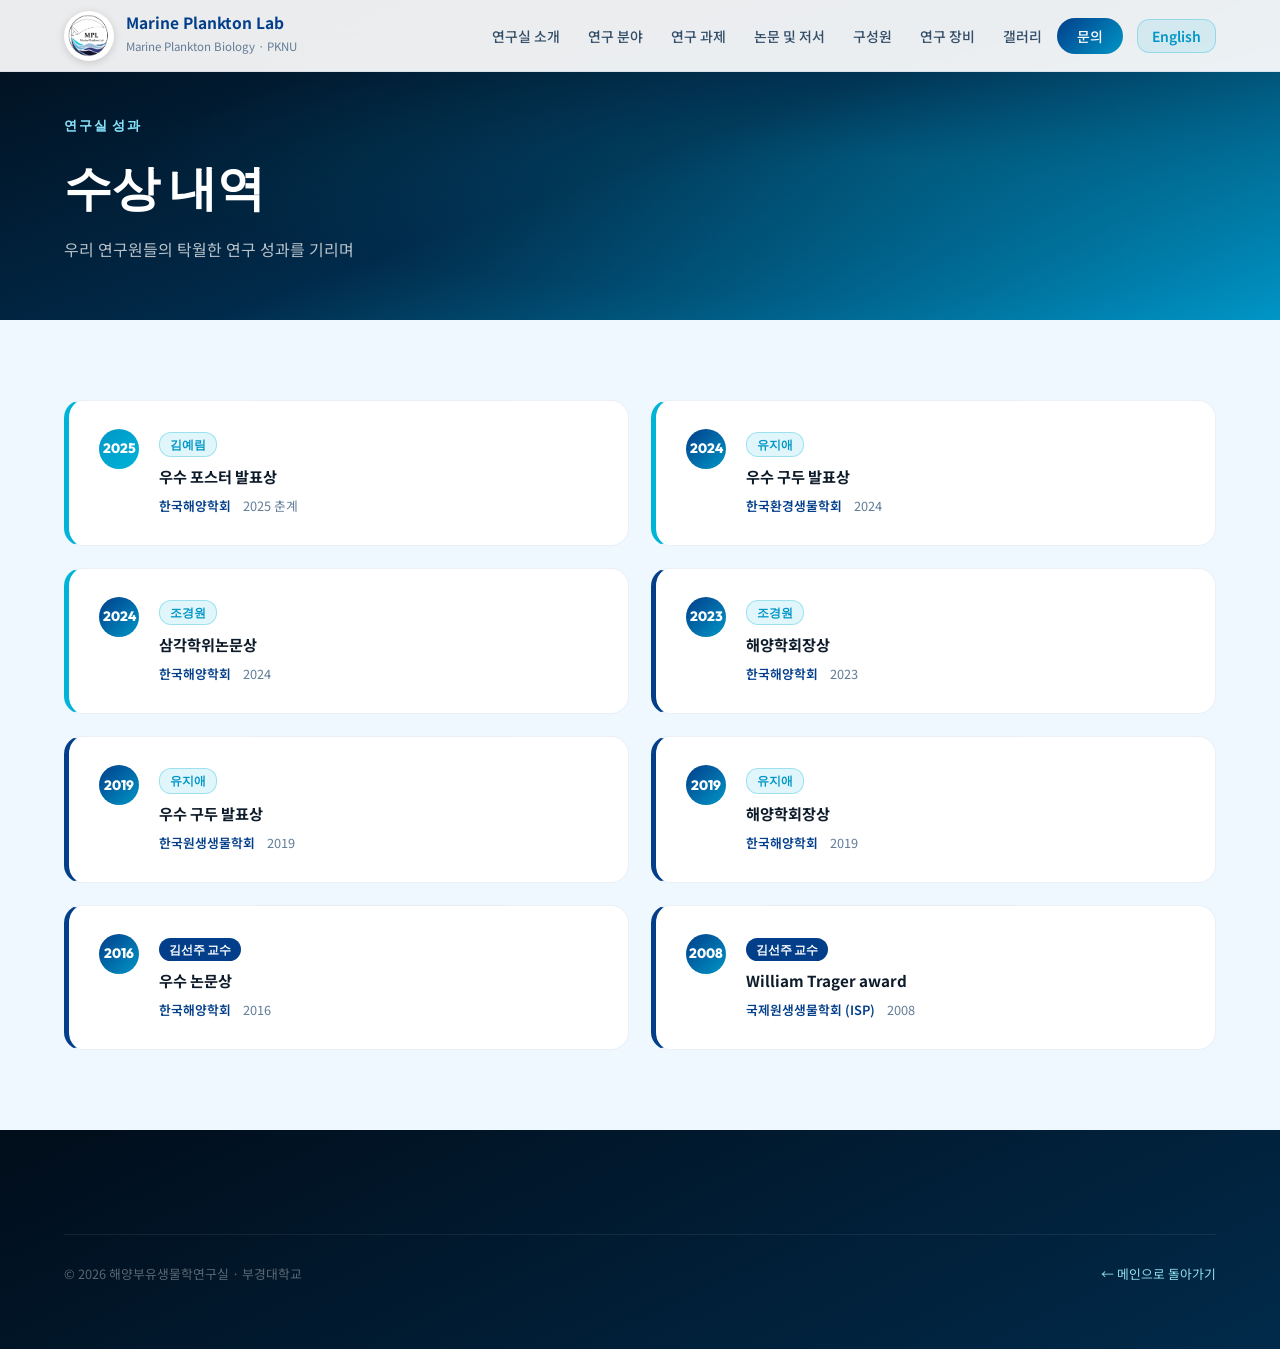
<file: pages/awards.html>
<!DOCTYPE html>
<html lang="en">

<head>
  <meta charset="UTF-8" />
  <meta name="viewport" content="width=device-width, initial-scale=1.0" />
  <!-- Security Headers for GitHub Pages -->
  <meta http-equiv="Content-Security-Policy"
    content="upgrade-insecure-requests; default-src 'self' 'unsafe-inline' 'unsafe-eval' https: data:;" />
  <meta http-equiv="X-Content-Type-Options" content="nosniff" />
  <meta name="referrer" content="strict-origin-when-cross-origin" />
  <title>Awards | Marine Plankton Lab | PKNU</title>
  <link rel="stylesheet" href="../css/style.css" />
  <link rel="stylesheet" href="../css/pages.css" />
  <link rel="icon"
    href="data:image/svg+xml,<svg xmlns='http://www.w3.org/2000/svg' viewBox='0 0 100 100'><text y='.9em' font-size='90'>🏆</text></svg>" />
</head>

<body>

  <nav class="navbar" id="navbar">
    <a href="../index.html#home" class="nav-brand">
      <div class="nav-logo-icon">
        <img src="../images/대지 1.png" alt="MPL Logo">
      </div>
      <div class="nav-brand-text">
        <h1>Marine Plankton Lab</h1>
        <span>Marine Plankton Biology · PKNU</span>
      </div>
    </a>
    <ul class="nav-links" id="nav-links">
      <li><a href="../index.html#about">연구실 소개</a></li>
      <li><a href="../index.html#research">연구 분야</a></li>
      <li><a href="projects.html">연구 과제</a></li>
      <li><a href="publications.html">논문 및 저서</a></li>
      <li><a href="members.html">구성원</a></li>
      <li><a href="equipment.html">연구 장비</a></li>
      <li><a href="gallery.html">갤러리</a></li>
      <li><a href="../index.html#contact" class="nav-cta">문의</a></li>
      <li class="lang-toggle"><a href="awards_en.html">English</a></li>
    </ul>
    <button class="nav-toggle" id="nav-toggle"><span></span><span></span><span></span></button>
  </nav>

  <div class="page-hero">
    <div class="page-hero-content">
      <div class="section-tag">연구실 성과</div>
      <h1>수상 내역</h1>
      <p>우리 연구원들의 탁월한 연구 성과를 기리며</p>
    </div>
  </div>

  <main class="page-main">
    <div class="page-inner">

      <div class="projects-grid">
        <!-- Yerim 2025 -->
        <div class="project-card fade-in" style="border-left-color: var(--accent);">
          <div class="project-num" style="background: linear-gradient(135deg, var(--teal), var(--accent));">2025</div>
          <div class="project-content">
            <div class="proj-status-badge ongoing">김예림</div>
            <h4>우수 포스터 발표상</h4>
            <div class="project-meta">
              <span class="project-funder">한국해양학회</span>
              <span class="project-period">2025 춘계</span>
            </div>
          </div>
        </div>

        <!-- Jiae 2024 -->
        <div class="project-card fade-in" style="border-left-color: var(--accent); transition-delay:.03s">
          <div class="project-num">2024</div>
          <div class="project-content">
            <div class="proj-status-badge ongoing">유지애</div>
            <h4>우수 구두 발표상</h4>
            <div class="project-meta">
              <span class="project-funder">한국환경생물학회</span>
              <span class="project-period">2024</span>
            </div>
          </div>
        </div>

        <!-- Kyoungwon 2024 -->
        <div class="project-card fade-in" style="border-left-color: var(--accent); transition-delay:.07s">
          <div class="project-num">2024</div>
          <div class="project-content">
            <div class="proj-status-badge ongoing">조경원</div>
            <h4>삼각학위논문상</h4>
            <div class="project-meta">
              <span class="project-funder">한국해양학회</span>
              <span class="project-period">2024</span>
            </div>
          </div>
        </div>

        <!-- Kyoungwon 2023 -->
        <div class="project-card fade-in" style="transition-delay:.10s">
          <div class="project-num">2023</div>
          <div class="project-content">
            <div class="proj-status-badge ongoing">조경원</div>
            <h4>해양학회장상</h4>
            <div class="project-meta">
              <span class="project-funder">한국해양학회</span>
              <span class="project-period">2023</span>
            </div>
          </div>
        </div>

        <!-- Jiae 2019 -->
        <div class="project-card fade-in" style="transition-delay:.13s">
          <div class="project-num">2019</div>
          <div class="project-content">
            <div class="proj-status-badge ongoing">유지애</div>
            <h4>우수 구두 발표상</h4>
            <div class="project-meta">
              <span class="project-funder">한국원생생물학회</span>
              <span class="project-period">2019</span>
            </div>
          </div>
        </div>

        <!-- Jiae 2019 -->
        <div class="project-card fade-in" style="transition-delay:.16s">
          <div class="project-num">2019</div>
          <div class="project-content">
            <div class="proj-status-badge ongoing">유지애</div>
            <h4>해양학회장상</h4>
            <div class="project-meta">
              <span class="project-funder">한국해양학회</span>
              <span class="project-period">2019</span>
            </div>
          </div>
        </div>

        <!-- Sunju 2016 -->
        <div class="project-card fade-in" style="transition-delay:.19s">
          <div class="project-num">2016</div>
          <div class="project-content">
            <div class="proj-status-badge ongoing" style="background:#023E8A; color:white; border:none;">김선주 교수
            </div>
            <h4>우수 논문상</h4>
            <div class="project-meta">
              <span class="project-funder">한국해양학회</span>
              <span class="project-period">2016</span>
            </div>
          </div>
        </div>

        <!-- Sunju 2008 -->
        <div class="project-card fade-in" style="transition-delay:.22s">
          <div class="project-num">2008</div>
          <div class="project-content">
            <div class="proj-status-badge ongoing" style="background:#023E8A; color:white; border:none;">김선주 교수
            </div>
            <h4>William Trager award</h4>
            <div class="project-meta">
              <span class="project-funder">국제원생생물학회 (ISP)</span>
              <span class="project-period">2008</span>
            </div>
          </div>
        </div>

      </div>

    </div>
  </main>

  <footer>
    <div style="max-width:1280px; margin:0 auto; padding: 32px 0;">
      <div class="footer-bottom" style="border-top: 1px solid rgba(255,255,255,0.07); padding-top: 28px;">
        <span>© 2026 해양부유생물학연구실 · 부경대학교</span>
        <a href="../index.html" style="color: var(--accent2);">← 메인으로 돌아가기</a>
      </div>
    </div>
  </footer>

  <script src="../js/main.js" defer></script>
  <script>
    const nb = document.getElementById('navbar');
    window.addEventListener('scroll', () => nb.classList.toggle('scrolled', window.scrollY > 40));
    const t = document.getElementById('nav-toggle'), n = document.getElementById('nav-links');
    if (t) t.addEventListener('click', () => n.classList.toggle('open'));
    const obs = new IntersectionObserver(entries => entries.forEach(e => { if (e.isIntersecting) { e.target.classList.add('visible'); obs.unobserve(e.target); } }), { threshold: 0.1 });
    document.querySelectorAll('.fade-in').forEach(el => { obs.observe(el); setTimeout(() => el.classList.add('visible'), 300); });
  </script>
</body>

</html>
</file>
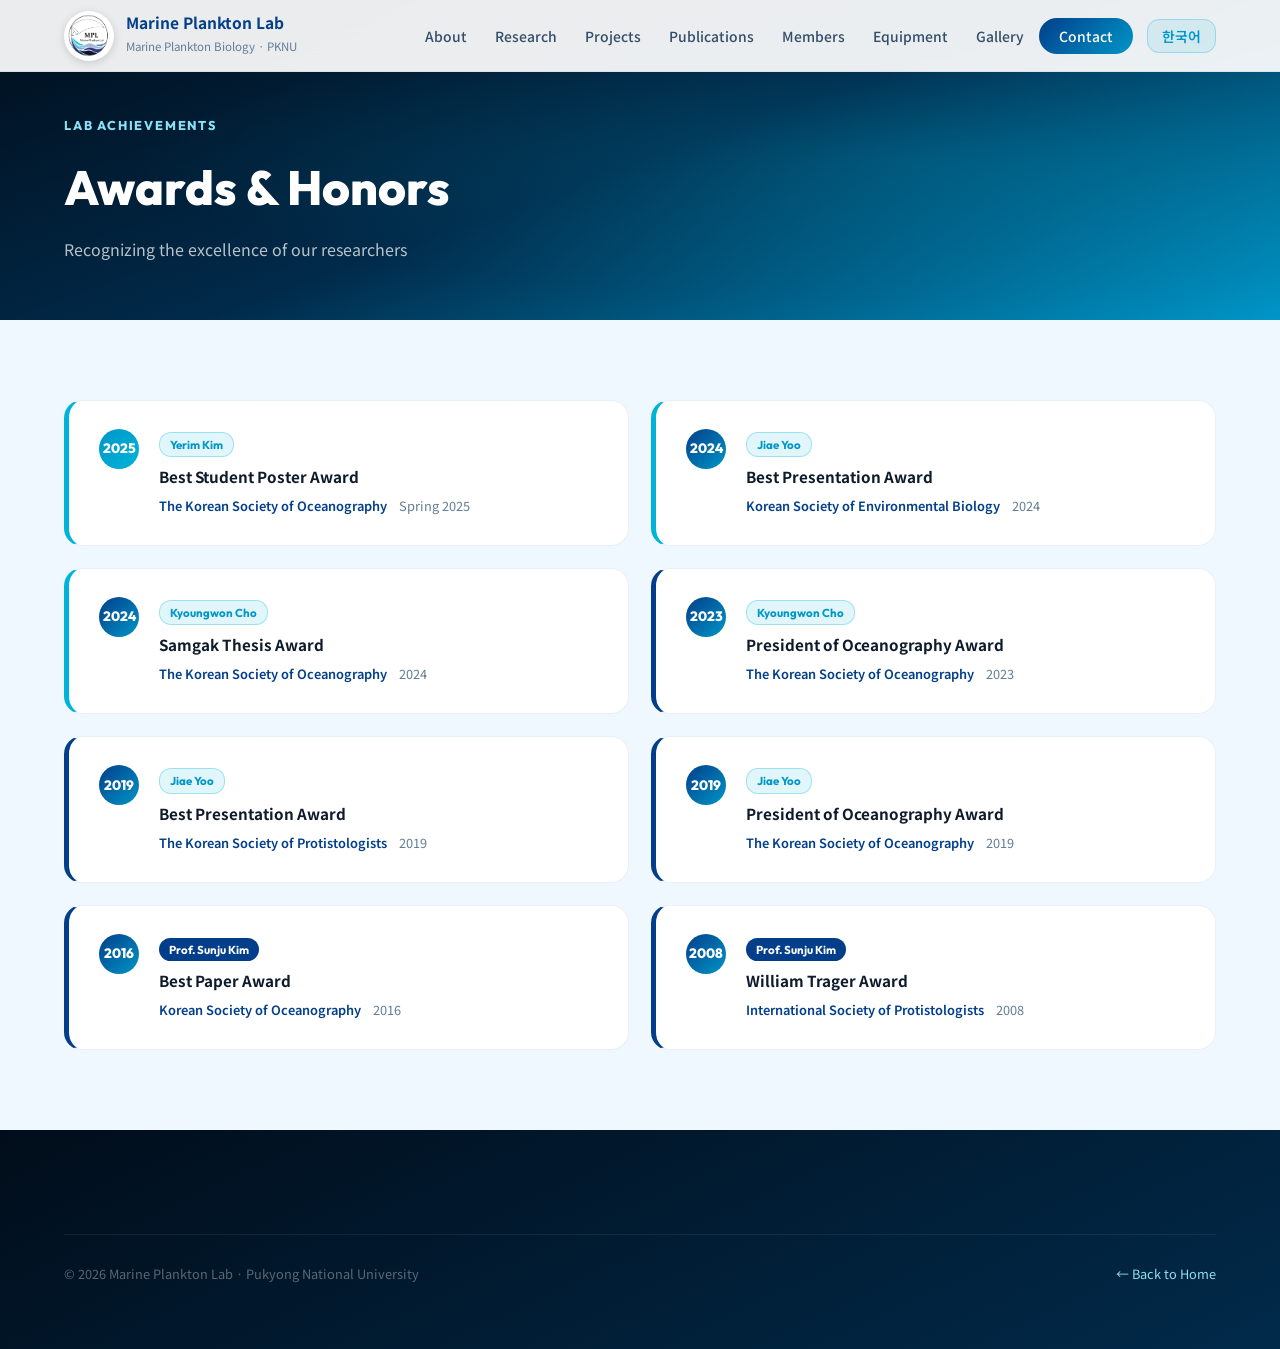
<file: pages/awards_en.html>
<!DOCTYPE html>
<html lang="en">

<head>
  <meta charset="UTF-8" />
  <meta name="viewport" content="width=device-width, initial-scale=1.0" />
  <!-- Security Headers for GitHub Pages -->
  <meta http-equiv="Content-Security-Policy" content="upgrade-insecure-requests; default-src 'self' 'unsafe-inline' 'unsafe-eval' https: data:;" />
  <meta http-equiv="X-Content-Type-Options" content="nosniff" />
  <meta name="referrer" content="strict-origin-when-cross-origin" />
  <title>Awards | Marine Plankton Lab | PKNU</title>
  <link rel="stylesheet" href="../css/style.css" />
  <link rel="stylesheet" href="../css/pages.css" />
  <link rel="icon"
    href="data:image/svg+xml,<svg xmlns='http://www.w3.org/2000/svg' viewBox='0 0 100 100'><text y='.9em' font-size='90'>🏆</text></svg>" />
</head>

<body>

  <nav class="navbar" id="navbar">
    <a href="../index_en.html#home" class="nav-brand">
      <div class="nav-logo-icon">
        <img src="../images/대지 1.png" alt="MPL Logo">
      </div>
      <div class="nav-brand-text">
        <h1>Marine Plankton Lab</h1>
        <span>Marine Plankton Biology · PKNU</span>
      </div>
    </a>
    <ul class="nav-links" id="nav-links">
      <li><a href="../index_en.html#about">About</a></li>
      <li><a href="../index_en.html#research">Research</a></li>
      <li><a href="projects_en.html">Projects</a></li>
      <li><a href="publications_en.html">Publications</a></li>
      <li><a href="members_en.html">Members</a></li>
      <li><a href="equipment_en.html">Equipment</a></li>
      <li><a href="gallery_en.html">Gallery</a></li>
      <li><a href="../index_en.html#contact" class="nav-cta">Contact</a></li>
      <li class="lang-toggle"><a href="awards.html">한국어</a></li>
    </ul>
    <button class="nav-toggle" id="nav-toggle"><span></span><span></span><span></span></button>
  </nav>

  <div class="page-hero">
    <div class="page-hero-content">
      <div class="section-tag">Lab Achievements</div>
      <h1>Awards & Honors</h1>
      <p>Recognizing the excellence of our researchers</p>
    </div>
  </div>

  <main class="page-main">
    <div class="page-inner">

      <div class="projects-grid">
        <!-- Yerim 2025 -->
        <div class="project-card fade-in" style="border-left-color: var(--accent);">
          <div class="project-num" style="background: linear-gradient(135deg, var(--teal), var(--accent));">2025</div>
          <div class="project-content">
            <div class="proj-status-badge ongoing">Yerim Kim</div>
            <h4>Best Student Poster Award</h4>
            <div class="project-meta">
              <span class="project-funder">The Korean Society of Oceanography</span>
              <span class="project-period">Spring 2025</span>
            </div>
          </div>
        </div>

        <!-- Jiae 2024 -->
        <div class="project-card fade-in" style="border-left-color: var(--accent); transition-delay:.03s">
          <div class="project-num">2024</div>
          <div class="project-content">
            <div class="proj-status-badge ongoing">Jiae Yoo</div>
            <h4>Best Presentation Award</h4>
            <div class="project-meta">
              <span class="project-funder">Korean Society of Environmental Biology</span>
              <span class="project-period">2024</span>
            </div>
          </div>
        </div>

        <!-- Kyoungwon 2024 -->
        <div class="project-card fade-in" style="border-left-color: var(--accent); transition-delay:.07s">
          <div class="project-num">2024</div>
          <div class="project-content">
            <div class="proj-status-badge ongoing">Kyoungwon Cho</div>
            <h4>Samgak Thesis Award</h4>
            <div class="project-meta">
              <span class="project-funder">The Korean Society of Oceanography</span>
              <span class="project-period">2024</span>
            </div>
          </div>
        </div>

        <!-- Kyoungwon 2023 -->
        <div class="project-card fade-in" style="transition-delay:.10s">
          <div class="project-num">2023</div>
          <div class="project-content">
            <div class="proj-status-badge ongoing">Kyoungwon Cho</div>
            <h4>President of Oceanography Award</h4>
            <div class="project-meta">
              <span class="project-funder">The Korean Society of Oceanography</span>
              <span class="project-period">2023</span>
            </div>
          </div>
        </div>

        <!-- Jiae 2019 -->
        <div class="project-card fade-in" style="transition-delay:.13s">
          <div class="project-num">2019</div>
          <div class="project-content">
            <div class="proj-status-badge ongoing">Jiae Yoo</div>
            <h4>Best Presentation Award</h4>
            <div class="project-meta">
              <span class="project-funder">The Korean Society of Protistologists</span>
              <span class="project-period">2019</span>
            </div>
          </div>
        </div>

        <!-- Jiae 2019 -->
        <div class="project-card fade-in" style="transition-delay:.16s">
          <div class="project-num">2019</div>
          <div class="project-content">
            <div class="proj-status-badge ongoing">Jiae Yoo</div>
            <h4>President of Oceanography Award</h4>
            <div class="project-meta">
              <span class="project-funder">The Korean Society of Oceanography</span>
              <span class="project-period">2019</span>
            </div>
          </div>
        </div>

        <!-- Sunju 2016 -->
        <div class="project-card fade-in" style="transition-delay:.19s">
          <div class="project-num">2016</div>
          <div class="project-content">
            <div class="proj-status-badge ongoing" style="background:#023E8A; color:white; border:none;">Prof. Sunju Kim
            </div>
            <h4>Best Paper Award</h4>
            <div class="project-meta">
              <span class="project-funder">Korean Society of Oceanography</span>
              <span class="project-period">2016</span>
            </div>
          </div>
        </div>

        <!-- Sunju 2008 -->
        <div class="project-card fade-in" style="transition-delay:.22s">
          <div class="project-num">2008</div>
          <div class="project-content">
            <div class="proj-status-badge ongoing" style="background:#023E8A; color:white; border:none;">Prof. Sunju Kim
            </div>
            <h4>William Trager Award</h4>
            <div class="project-meta">
              <span class="project-funder">International Society of Protistologists</span>
              <span class="project-period">2008</span>
            </div>
          </div>
        </div>

      </div>

    </div>
  </main>

  <footer>
    <div style="max-width:1280px; margin:0 auto; padding: 32px 0;">
      <div class="footer-bottom" style="border-top: 1px solid rgba(255,255,255,0.07); padding-top: 28px;">
        <span>© 2026 Marine Plankton Lab · Pukyong National University</span>
        <a href="../index_en.html" style="color: var(--accent2);">← Back to Home</a>
      </div>
    </div>
  </footer>

  <script src="../js/main.js" defer></script>
  <script>
    const nb = document.getElementById('navbar');
    window.addEventListener('scroll', () => nb.classList.toggle('scrolled', window.scrollY > 40));
    const t = document.getElementById('nav-toggle'), n = document.getElementById('nav-links');
    if (t) t.addEventListener('click', () => n.classList.toggle('open'));
    const obs = new IntersectionObserver(entries => entries.forEach(e => { if (e.isIntersecting) { e.target.classList.add('visible'); obs.unobserve(e.target); } }), { threshold: 0.1 });
    document.querySelectorAll('.fade-in').forEach(el => { obs.observe(el); setTimeout(() => el.classList.add('visible'), 300); });
  </script>
</body>

</html>
</file>
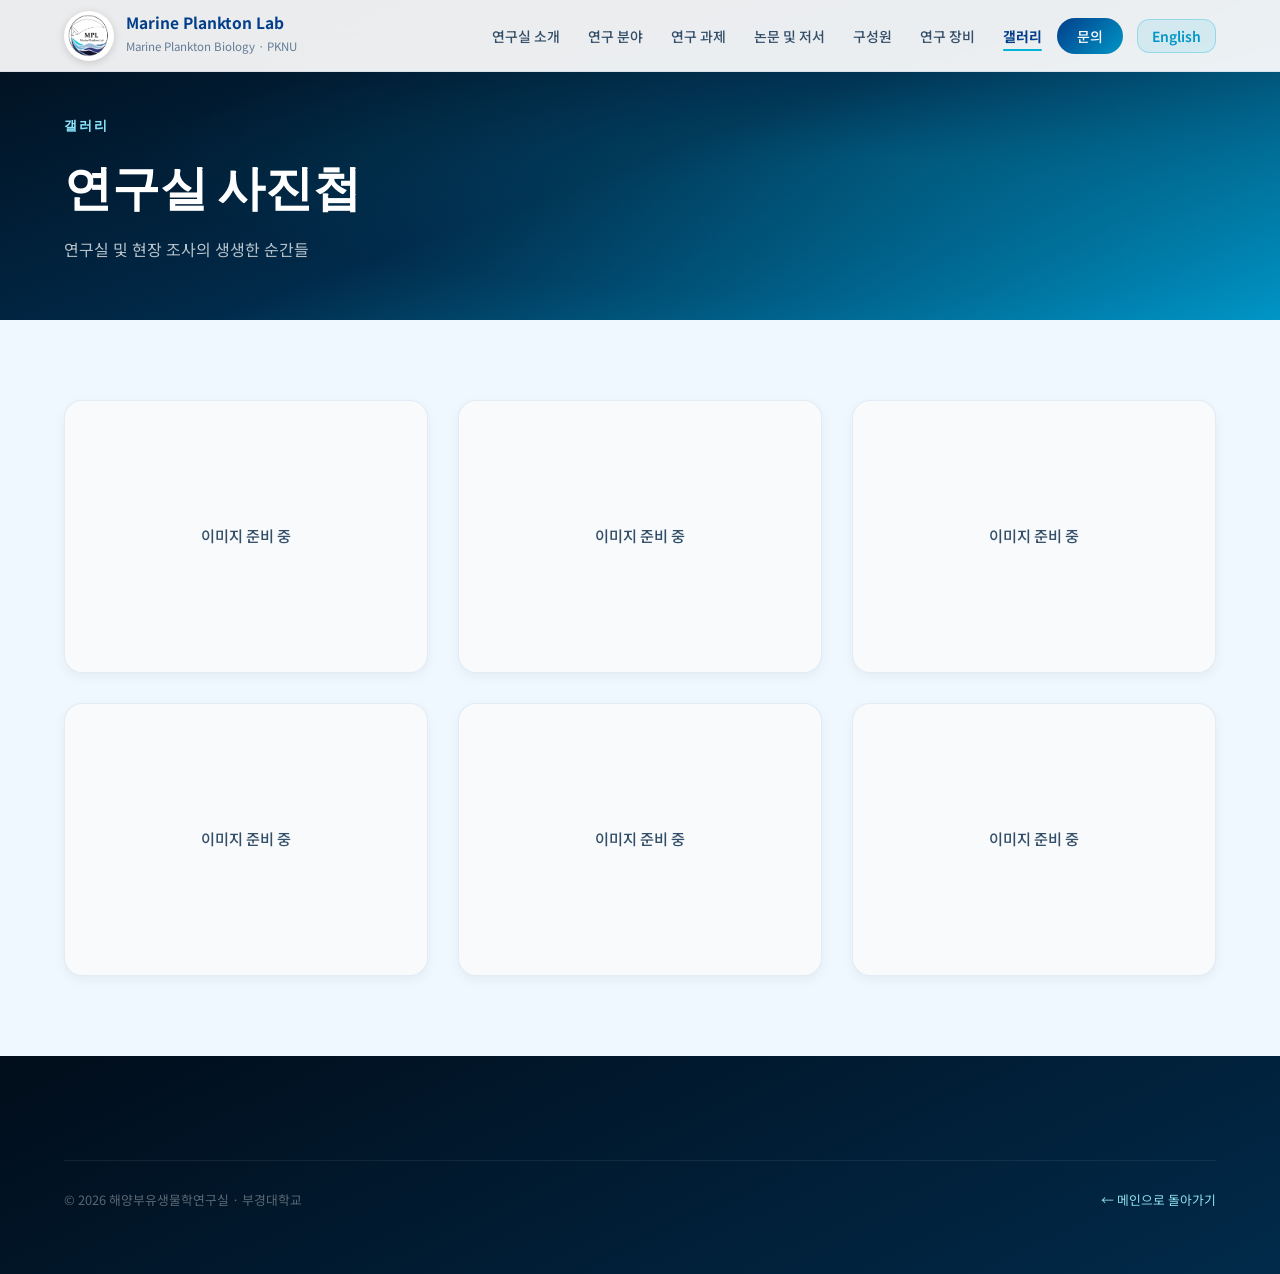
<file: pages/gallery.html>
<!DOCTYPE html>
<html lang="en">

<head>
  <meta charset="UTF-8" />
  <meta name="viewport" content="width=device-width, initial-scale=1.0" />
  <!-- Security Headers for GitHub Pages -->
  <meta http-equiv="Content-Security-Policy" content="upgrade-insecure-requests; default-src 'self' 'unsafe-inline' 'unsafe-eval' https: data:;" />
  <meta http-equiv="X-Content-Type-Options" content="nosniff" />
  <meta name="referrer" content="strict-origin-when-cross-origin" />
  <title>Gallery | Marine Plankton Lab | PKNU</title>
  <link rel="stylesheet" href="../css/style.css" />
  <link rel="stylesheet" href="../css/pages.css" />
  <link rel="icon" href="data:image/svg+xml,<svg xmlns='http://www.w3.org/2000/svg' viewBox='0 0 100 100'><text y='.9em' font-size='90'>🔬</text></svg>" />
  <style>
    .gallery-grid {
      display: grid;
      grid-template-columns: repeat(auto-fill, minmax(300px, 1fr));
      gap: 30px;
    }
    .gallery-item {
      background: var(--white, #fff);
      border-radius: var(--radius, 12px);
      overflow: hidden;
      box-shadow: 0 4px 12px rgba(0,0,0,0.05);
      transition: transform 0.3s ease;
      aspect-ratio: 4/3;
      display: flex;
      align-items: center;
      justify-content: center;
      background-color: #f8fafc;
      color: var(--text-mid, #64748b);
      border: 1px solid rgba(0, 62, 138, 0.08);
      font-weight: 500;
      font-size: 0.95rem;
    }
    .gallery-item:hover {
      transform: translateY(-5px);
      box-shadow: 0 8px 24px rgba(0,0,0,0.08);
    }
    .gallery-item img {
      width: 100%;
      height: 100%;
      object-fit: cover;
    }
  </style>
</head>

<body>

  <nav class="navbar" id="navbar">
    <a href="../index.html#home" class="nav-brand">
      <div class="nav-logo-icon">
        <img src="../images/대지 1.png" alt="MPL Logo">
      </div>
      <div class="nav-brand-text">
        <h1>Marine Plankton Lab</h1>
        <span>Marine Plankton Biology · PKNU</span>
      </div>
    </a>
    <ul class="nav-links" id="nav-links">
      <li><a href="../index.html#about">연구실 소개</a></li>
      <li><a href="../index.html#research">연구 분야</a></li>
      <li><a href="projects.html">연구 과제</a></li>
      <li><a href="publications.html">논문 및 저서</a></li>
      <li><a href="members.html">구성원</a></li>
      <li><a href="equipment.html">연구 장비</a></li>
      <li><a href="gallery.html" class="active">갤러리</a></li>
      <li><a href="../index.html#contact" class="nav-cta">문의</a></li>
      <li class="lang-toggle"><a href="gallery_en.html">English</a></li>
    </ul>
    <button class="nav-toggle" id="nav-toggle"><span></span><span></span><span></span></button>
  </nav>

  <div class="page-hero">
    <div class="page-hero-content">
      <div class="section-tag">갤러리</div>
      <h1>연구실 사진첩</h1>
      <p>연구실 및 현장 조사의 생생한 순간들</p>
    </div>
  </div>

  <main class="page-main">
    <div class="page-inner">
      <div class="gallery-grid">
        <div class="gallery-item fade-in">
          <span>이미지 준비 중</span>
        </div>
        <div class="gallery-item fade-in" style="transition-delay: 0.1s">
          <span>이미지 준비 중</span>
        </div>
        <div class="gallery-item fade-in" style="transition-delay: 0.2s">
          <span>이미지 준비 중</span>
        </div>
        <div class="gallery-item fade-in" style="transition-delay: 0.3s">
          <span>이미지 준비 중</span>
        </div>
        <div class="gallery-item fade-in" style="transition-delay: 0.4s">
          <span>이미지 준비 중</span>
        </div>
        <div class="gallery-item fade-in" style="transition-delay: 0.5s">
          <span>이미지 준비 중</span>
        </div>
      </div>
    </div>
  </main>

  <footer>
    <div style="max-width:1280px; margin:0 auto; padding: 32px 0;">
      <div class="footer-bottom" style="border-top: 1px solid rgba(255,255,255,0.07); padding-top: 28px;">
        <span>© 2026 해양부유생물학연구실 · 부경대학교</span>
        <a href="../index.html" style="color: var(--accent2);">← 메인으로 돌아가기</a>
      </div>
    </div>
  </footer>

  <script src="../js/main.js" defer></script>
  <script>
    const nb = document.getElementById('navbar');
    window.addEventListener('scroll', () => nb.classList.toggle('scrolled', window.scrollY > 40));
    const t = document.getElementById('nav-toggle'), n = document.getElementById('nav-links');
    if (t) t.addEventListener('click', () => n.classList.toggle('open'));
    const obs = new IntersectionObserver(entries => entries.forEach(e => { if (e.isIntersecting) { e.target.classList.add('visible'); obs.unobserve(e.target); } }), { threshold: 0.1 });
    document.querySelectorAll('.fade-in').forEach(el => { obs.observe(el); setTimeout(() => el.classList.add('visible'), 300); });
  </script>
</body>

</html>
</file>
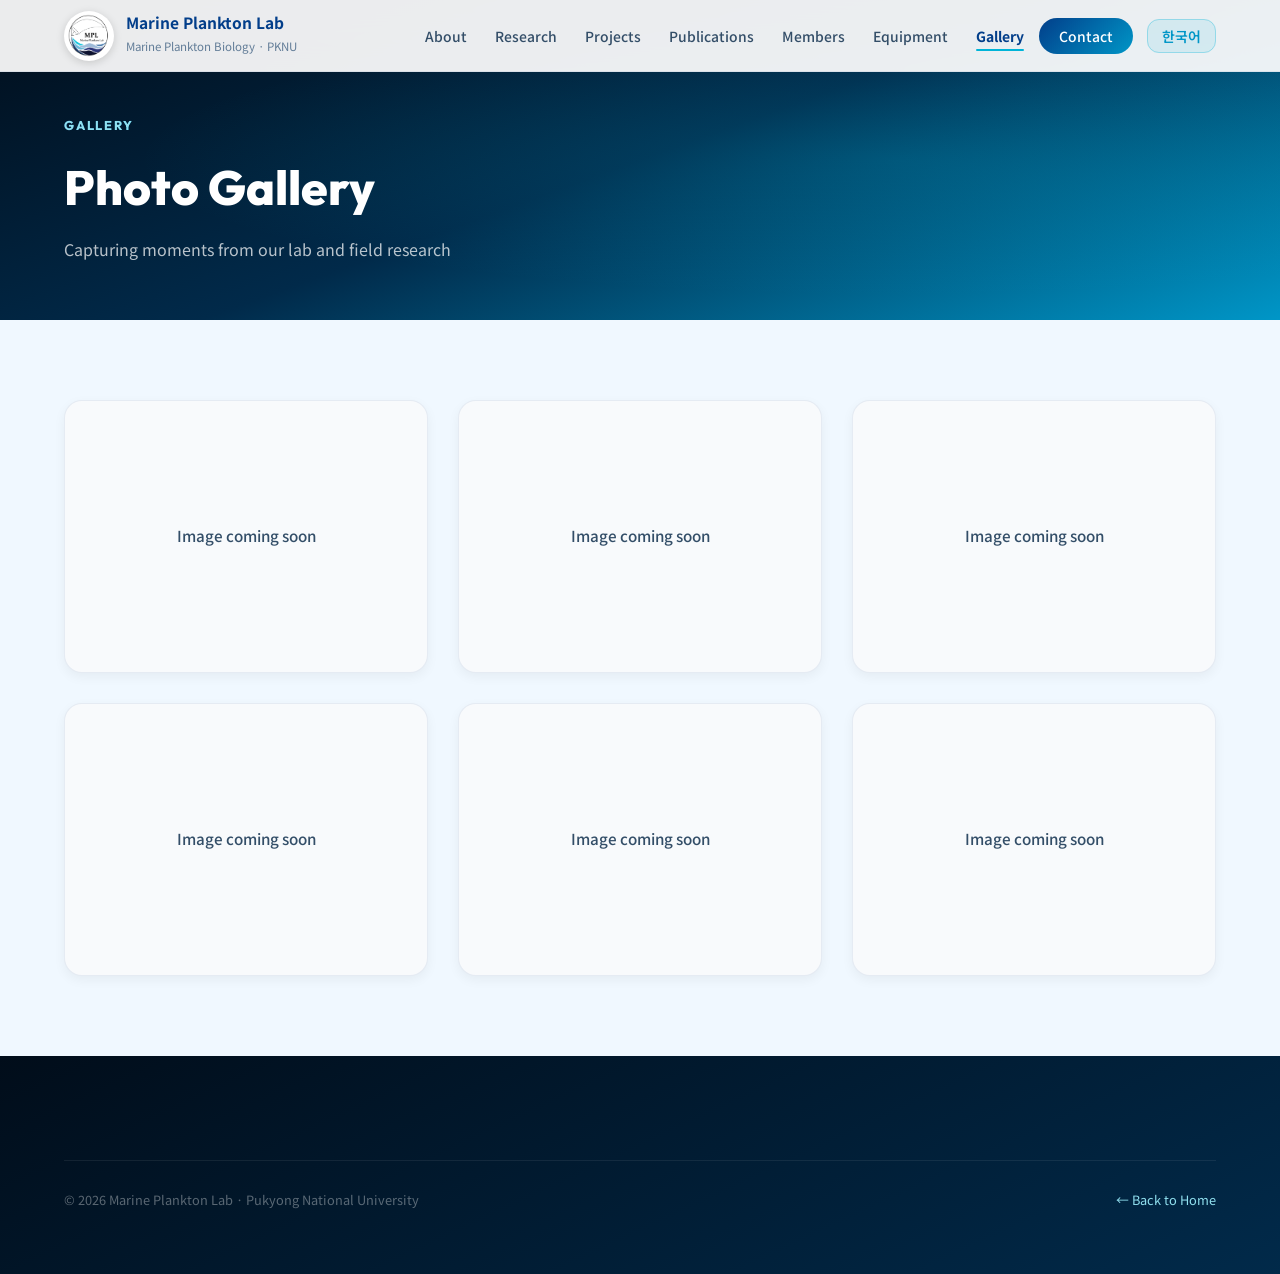
<file: pages/gallery_en.html>
<!DOCTYPE html>
<html lang="en">

<head>
  <meta charset="UTF-8" />
  <meta name="viewport" content="width=device-width, initial-scale=1.0" />
  <!-- Security Headers for GitHub Pages -->
  <meta http-equiv="Content-Security-Policy" content="upgrade-insecure-requests; default-src 'self' 'unsafe-inline' 'unsafe-eval' https: data:;" />
  <meta http-equiv="X-Content-Type-Options" content="nosniff" />
  <meta name="referrer" content="strict-origin-when-cross-origin" />
  <title>Gallery | Marine Plankton Lab | PKNU</title>
  <link rel="stylesheet" href="../css/style.css" />
  <link rel="stylesheet" href="../css/pages.css" />
  <link rel="icon" href="data:image/svg+xml,<svg xmlns='http://www.w3.org/2000/svg' viewBox='0 0 100 100'><text y='.9em' font-size='90'>🔬</text></svg>" />
  <style>
    .gallery-grid {
      display: grid;
      grid-template-columns: repeat(auto-fill, minmax(300px, 1fr));
      gap: 30px;
    }
    .gallery-item {
      background: var(--white, #fff);
      border-radius: var(--radius, 12px);
      overflow: hidden;
      box-shadow: 0 4px 12px rgba(0,0,0,0.05);
      transition: transform 0.3s ease;
      aspect-ratio: 4/3;
      display: flex;
      align-items: center;
      justify-content: center;
      background-color: #f8fafc;
      color: var(--text-mid, #64748b);
      border: 1px solid rgba(0, 62, 138, 0.08);
      font-weight: 500;
      font-size: 0.95rem;
    }
    .gallery-item:hover {
      transform: translateY(-5px);
      box-shadow: 0 8px 24px rgba(0,0,0,0.08);
    }
    .gallery-item img {
      width: 100%;
      height: 100%;
      object-fit: cover;
    }
  </style>
</head>

<body>

  <nav class="navbar" id="navbar">
    <a href="../index_en.html#home" class="nav-brand">
      <div class="nav-logo-icon">
        <img src="../images/대지 1.png" alt="MPL Logo">
      </div>
      <div class="nav-brand-text">
        <h1>Marine Plankton Lab</h1>
        <span>Marine Plankton Biology · PKNU</span>
      </div>
    </a>
    <ul class="nav-links" id="nav-links">
      <li><a href="../index_en.html#about">About</a></li>
      <li><a href="../index_en.html#research">Research</a></li>
      <li><a href="projects_en.html">Projects</a></li>
      <li><a href="publications_en.html">Publications</a></li>
      <li><a href="members_en.html">Members</a></li>
      <li><a href="equipment_en.html">Equipment</a></li>
      <li><a href="gallery_en.html" class="active">Gallery</a></li>
      <li><a href="../index_en.html#contact" class="nav-cta">Contact</a></li>
      <li class="lang-toggle"><a href="gallery.html">한국어</a></li>
    </ul>
    <button class="nav-toggle" id="nav-toggle"><span></span><span></span><span></span></button>
  </nav>

  <div class="page-hero">
    <div class="page-hero-content">
      <div class="section-tag">Gallery</div>
      <h1>Photo Gallery</h1>
      <p>Capturing moments from our lab and field research</p>
    </div>
  </div>

  <main class="page-main">
    <div class="page-inner">
      <div class="gallery-grid">
        <div class="gallery-item fade-in">
          <span>Image coming soon</span>
        </div>
        <div class="gallery-item fade-in" style="transition-delay: 0.1s">
          <span>Image coming soon</span>
        </div>
        <div class="gallery-item fade-in" style="transition-delay: 0.2s">
          <span>Image coming soon</span>
        </div>
        <div class="gallery-item fade-in" style="transition-delay: 0.3s">
          <span>Image coming soon</span>
        </div>
        <div class="gallery-item fade-in" style="transition-delay: 0.4s">
          <span>Image coming soon</span>
        </div>
        <div class="gallery-item fade-in" style="transition-delay: 0.5s">
          <span>Image coming soon</span>
        </div>
      </div>
    </div>
  </main>

  <footer>
    <div style="max-width:1280px; margin:0 auto; padding: 32px 0;">
      <div class="footer-bottom" style="border-top: 1px solid rgba(255,255,255,0.07); padding-top: 28px;">
        <span>© 2026 Marine Plankton Lab · Pukyong National University</span>
        <a href="../index_en.html" style="color: var(--accent2);">← Back to Home</a>
      </div>
    </div>
  </footer>

  <script src="../js/main.js" defer></script>
  <script>
    const nb = document.getElementById('navbar');
    window.addEventListener('scroll', () => nb.classList.toggle('scrolled', window.scrollY > 40));
    const t = document.getElementById('nav-toggle'), n = document.getElementById('nav-links');
    if (t) t.addEventListener('click', () => n.classList.toggle('open'));
    const obs = new IntersectionObserver(entries => entries.forEach(e => { if (e.isIntersecting) { e.target.classList.add('visible'); obs.unobserve(e.target); } }), { threshold: 0.1 });
    document.querySelectorAll('.fade-in').forEach(el => { obs.observe(el); setTimeout(() => el.classList.add('visible'), 300); });
  </script>
</body>

</html>
</file>
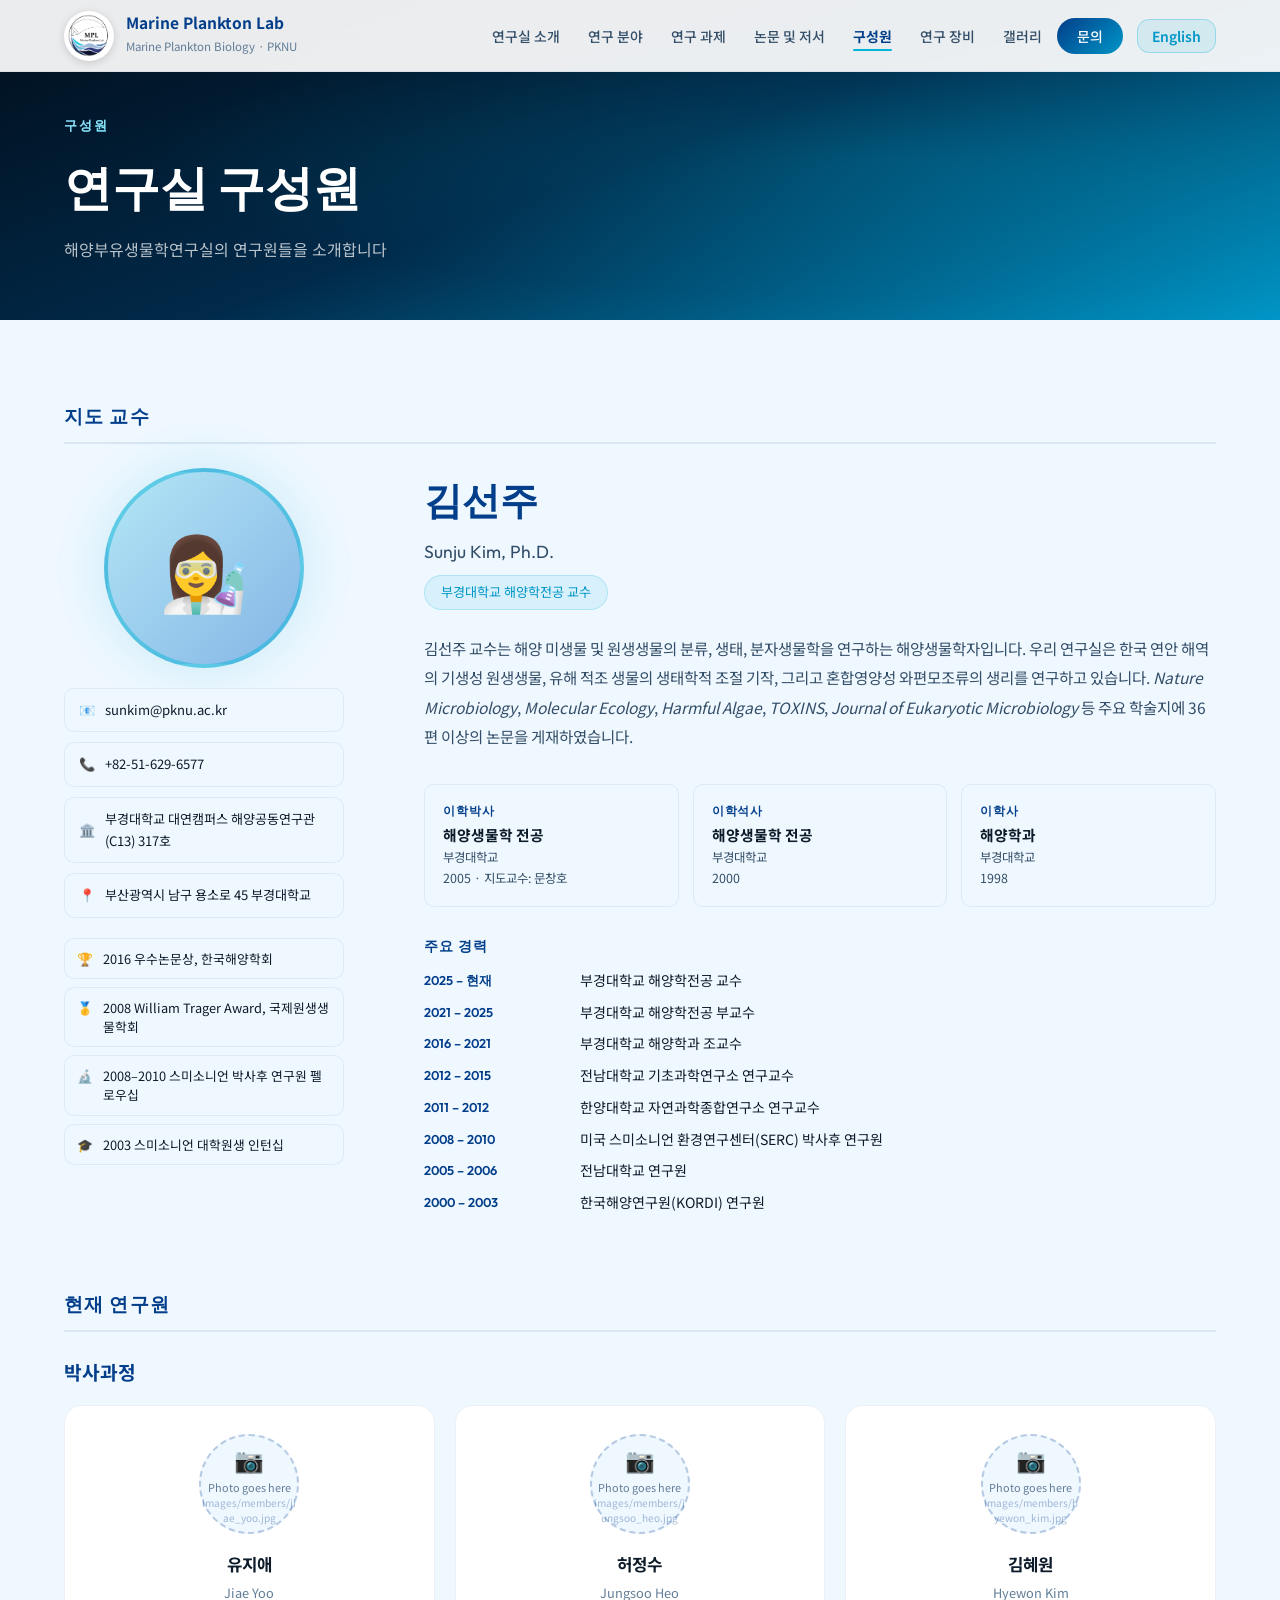
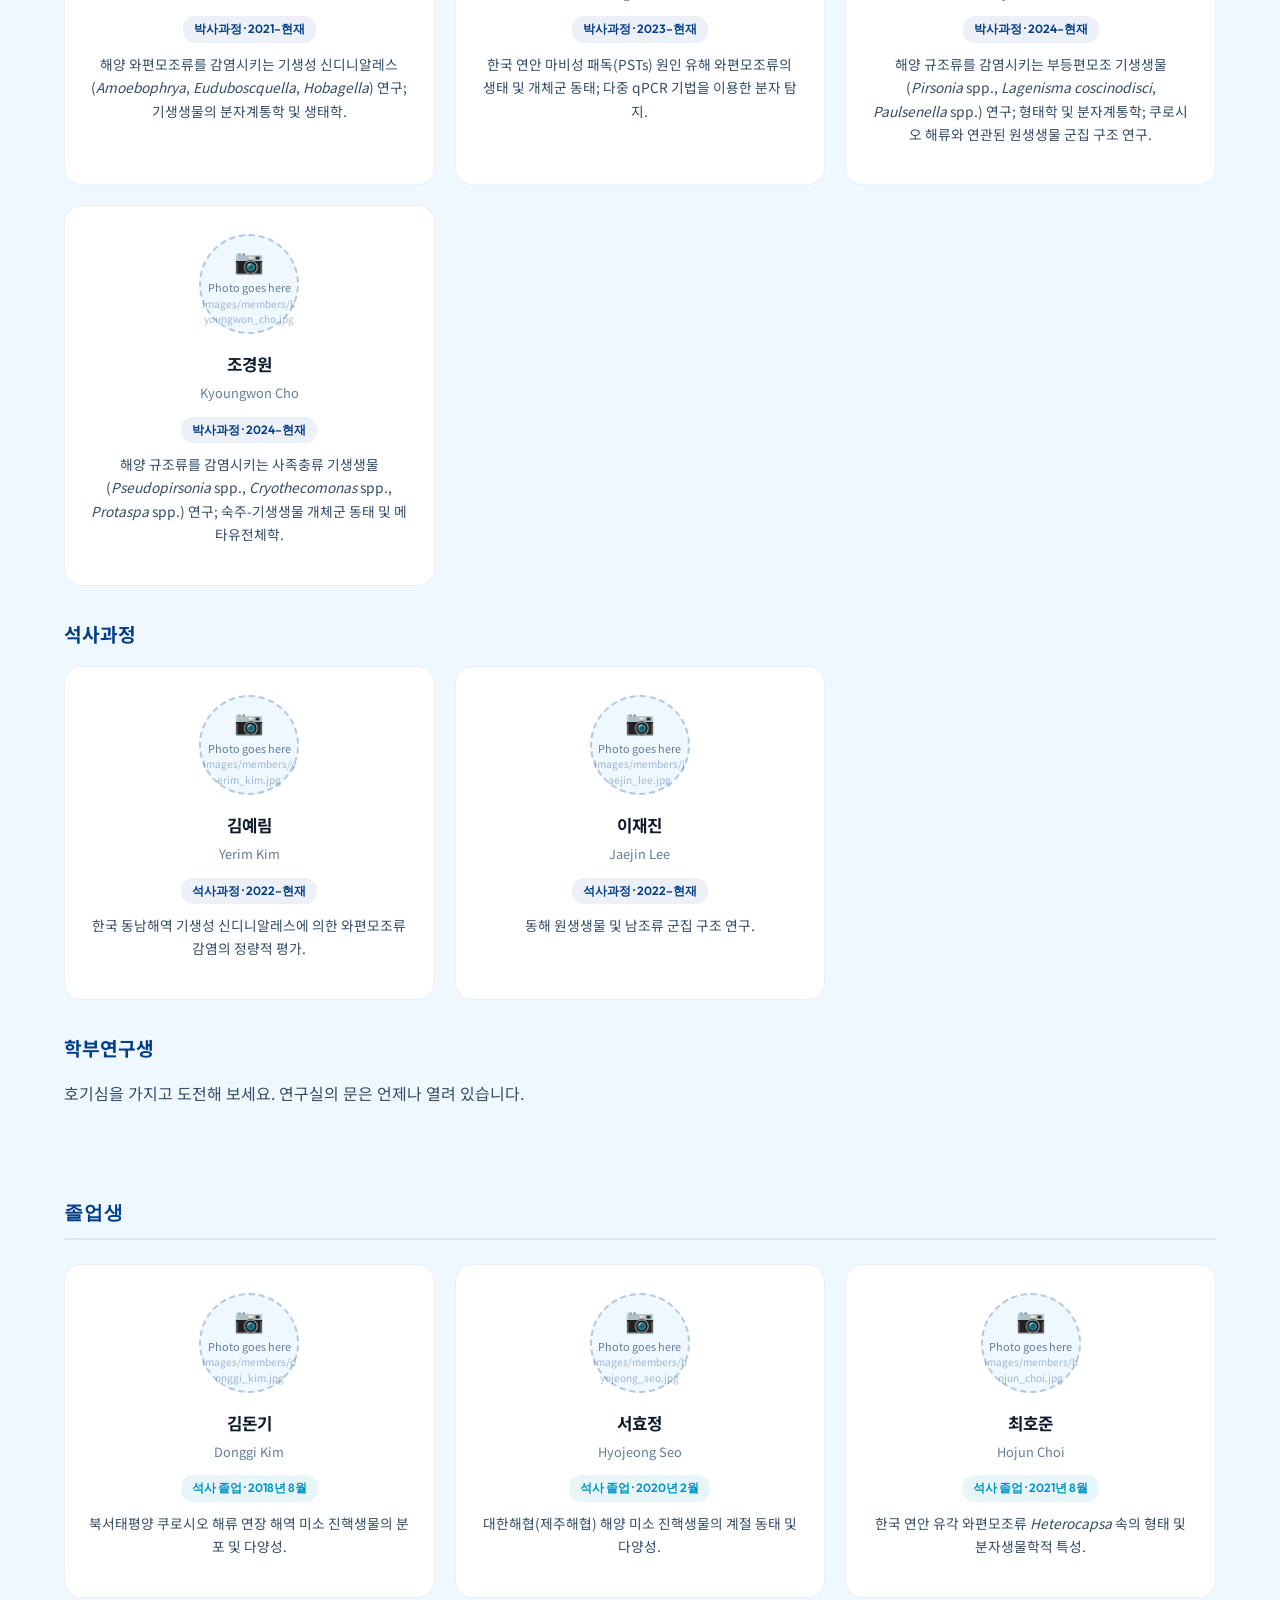
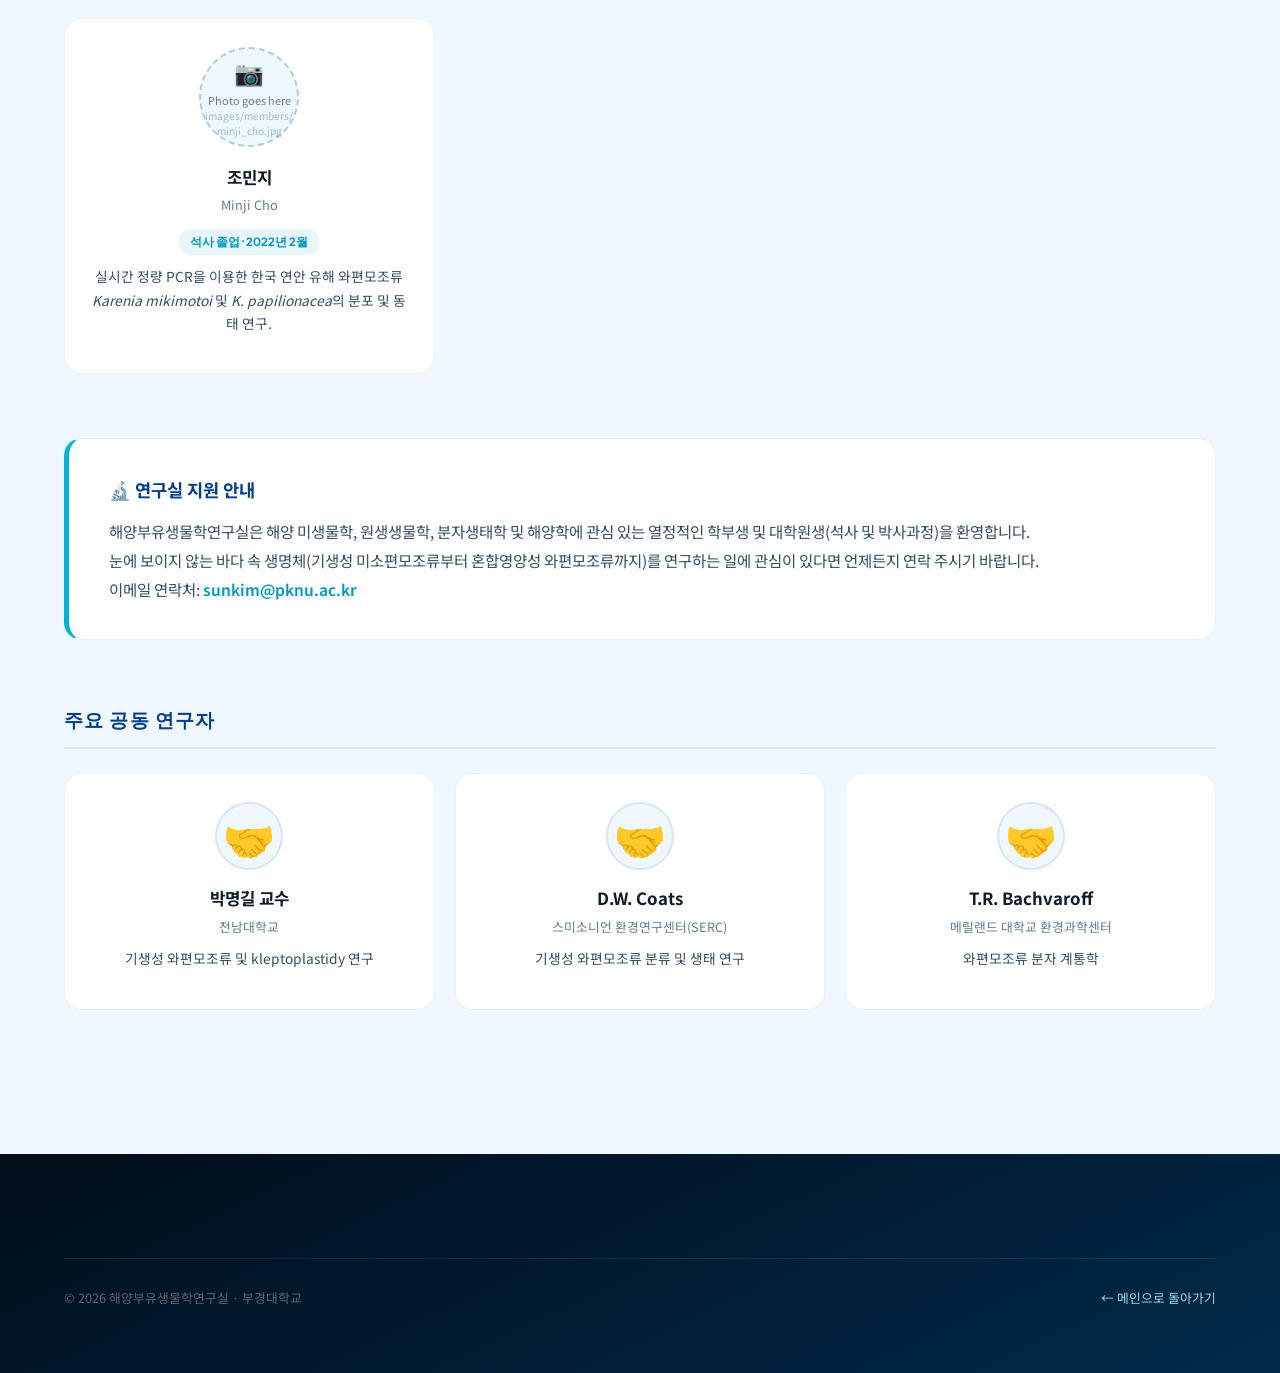
<file: pages/members.html>
<!DOCTYPE html>
<html lang="en">

<head>
  <meta charset="UTF-8" />
  <meta name="viewport" content="width=device-width, initial-scale=1.0" />
  <!-- Security Headers for GitHub Pages -->
  <meta http-equiv="Content-Security-Policy"
    content="upgrade-insecure-requests; default-src 'self' 'unsafe-inline' 'unsafe-eval' https: data:;" />
  <meta http-equiv="X-Content-Type-Options" content="nosniff" />
  <meta name="referrer" content="strict-origin-when-cross-origin" />
  <title>Members | Marine Plankton Lab | PKNU</title>
  <link rel="stylesheet" href="../css/style.css" />
  <link rel="stylesheet" href="../css/pages.css" />
</head>

<body>

  <nav class="navbar" id="navbar">
    <a href="../index.html#home" class="nav-brand">
      <div class="nav-logo-icon">
        <img src="../images/대지 1.png" alt="MPL Logo">
      </div>
      <div class="nav-brand-text">
        <h1>Marine Plankton Lab</h1>
        <span>Marine Plankton Biology · PKNU</span>
      </div>
    </a>
    <ul class="nav-links" id="nav-links">
      <li><a href="../index.html#about">연구실 소개</a></li>
      <li><a href="../index.html#research">연구 분야</a></li>
      <li><a href="projects.html">연구 과제</a></li>
      <li><a href="publications.html">논문 및 저서</a></li>
      <li><a href="members.html" class="active">구성원</a></li>
      <li><a href="equipment.html">연구 장비</a></li>
      <li><a href="gallery.html">갤러리</a></li>
      <li><a href="../index.html#contact" class="nav-cta">문의</a></li>
      <li class="lang-toggle"><a href="members_en.html">English</a></li>
    </ul>
    <button class="nav-toggle" id="nav-toggle"><span></span><span></span><span></span></button>
  </nav>

  <div class="page-hero">
    <div class="page-hero-content">
      <div class="section-tag">구성원</div>
      <h1>연구실 구성원</h1>
      <p>해양부유생물학연구실의 연구원들을 소개합니다</p>
    </div>
  </div>

  <main class="page-main">
    <div class="page-inner">

      <!-- Professor -->
      <div style="margin-bottom: 64px;">
        <div class="members-cat-title">지도 교수</div>
        <div class="prof-grid">
          <div class="prof-left fade-in" style="color: var(--text-dark);">
            <div class="prof-avatar">👩‍🔬</div>
            <div class="prof-contacts">
              <div class="prof-contact" style="background: var(--surface); border-color: rgba(0,62,138,0.08);">
                <span>📧</span><span class="em-lock" data-em="c3Vua2ltQHBrbnUuYWMua3I="></span>
              </div>
              <div class="prof-contact" style="background: var(--surface); border-color: rgba(0,62,138,0.08);">
                <span>📞</span><span class="enc-text" data-val="KzgyLTUxLTYyOS02NTc3"></span>
              </div>
              <div class="prof-contact" style="background: var(--surface); border-color: rgba(0,62,138,0.08);">
                <span>🏛️</span><span>부경대학교 대연캠퍼스 해양공동연구관(C13) 317호</span>
              </div>
              <div class="prof-contact" style="background: var(--surface); border-color: rgba(0,62,138,0.08);">
                <span>📍</span><span>부산광역시 남구 용소로 45 부경대학교</span>
              </div>
            </div>
            <div class="prof-awards" style="color: var(--text-mid);">
              <div class="award-item"
                style="background: var(--surface); border-color: rgba(0,62,138,0.08); color: var(--text-dark);">🏆
                <span>2016 우수논문상, 한국해양학회</span>
              </div>
              <div class="award-item"
                style="background: var(--surface); border-color: rgba(0,62,138,0.08); color: var(--text-dark);">🥇
                <span>2008 William Trager Award, 국제원생생물학회</span>
              </div>
              <div class="award-item"
                style="background: var(--surface); border-color: rgba(0,62,138,0.08); color: var(--text-dark);">🔬
                <span>2008–2010 스미소니언 박사후 연구원 펠로우십</span>
              </div>
              <div class="award-item"
                style="background: var(--surface); border-color: rgba(0,62,138,0.08); color: var(--text-dark);">🎓
                <span>2003 스미소니언 대학원생 인턴십</span>
              </div>
            </div>
          </div>
          <div class="prof-right fade-in" style="transition-delay:.15s; color: var(--text-dark);">
            <h2 style="color: var(--primary);">김선주</h2>
            <p class="prof-en" style="color: var(--text-mid);">Sunju Kim, Ph.D.</p>
            <span class="prof-badge"
              style="background: rgba(0, 180, 216, 0.1); border-color: rgba(0, 180, 216, 0.2); color: var(--teal);">부경대학교
              해양학전공 교수</span>
            <p class="prof-bio" style="color: var(--text-mid);">
              김선주 교수는 해양 미생물 및 원생생물의 분류, 생태, 분자생물학을 연구하는 해양생물학자입니다. 우리 연구실은 한국 연안 해역의 기생성 원생생물, 유해 적조 생물의 생태학적 조절 기작,
              그리고 혼합영양성 와편모조류의 생리를 연구하고 있습니다. <em>Nature Microbiology</em>, <em>Molecular Ecology</em>, <em>Harmful
                Algae</em>, <em>TOXINS</em>, <em>Journal of Eukaryotic Microbiology</em> 등 주요 학술지에 36편 이상의 논문을 게재하였습니다.
            </p>

            <div class="prof-edu">
              <div class="edu-card" style="background: var(--surface); border-color: rgba(0,62,138,0.08);">
                <div class="edu-label" style="color: var(--primary);">이학박사</div>
                <div class="edu-deg" style="color: var(--text-dark);">해양생물학 전공</div>
                <div class="edu-school" style="color: var(--text-mid);">부경대학교<br>2005 · 지도교수: 문창호</div>
              </div>
              <div class="edu-card" style="background: var(--surface); border-color: rgba(0,62,138,0.08);">
                <div class="edu-label" style="color: var(--primary);">이학석사</div>
                <div class="edu-deg" style="color: var(--text-dark);">해양생물학 전공</div>
                <div class="edu-school" style="color: var(--text-mid);">부경대학교<br>2000</div>
              </div>
              <div class="edu-card" style="background: var(--surface); border-color: rgba(0,62,138,0.08);">
                <div class="edu-label" style="color: var(--primary);">이학사</div>
                <div class="edu-deg" style="color: var(--text-dark);">해양학과</div>
                <div class="edu-school" style="color: var(--text-mid);">부경대학교<br>1998</div>
              </div>
            </div>

            <div class="prof-career">
              <h4 style="color: var(--primary);">주요 경력</h4>
              <div class="career-item"><span class="career-yr" style="color: var(--primary);">2025 – 현재</span><span
                  class="career-role" style="color: var(--text-dark);">부경대학교 해양학전공 교수</span>
              </div>
              <div class="career-item"><span class="career-yr" style="color: var(--primary);">2021 – 2025</span><span
                  class="career-role" style="color: var(--text-dark);">부경대학교 해양학전공 부교수</span></div>
              <div class="career-item"><span class="career-yr" style="color: var(--primary);">2016 – 2021</span><span
                  class="career-role" style="color: var(--text-dark);">부경대학교 해양학과 조교수</span></div>
              <div class="career-item"><span class="career-yr" style="color: var(--primary);">2012 – 2015</span><span
                  class="career-role" style="color: var(--text-dark);">전남대학교 기초과학연구소 연구교수</span></div>
              <div class="career-item"><span class="career-yr" style="color: var(--primary);">2011 – 2012</span><span
                  class="career-role" style="color: var(--text-dark);">한양대학교 자연과학종합연구소 연구교수</span></div>
              <div class="career-item"><span class="career-yr" style="color: var(--primary);">2008 – 2010</span><span
                  class="career-role" style="color: var(--text-dark);">미국 스미소니언 환경연구센터(SERC) 박사후 연구원</span></div>
              <div class="career-item"><span class="career-yr" style="color: var(--primary);">2005 – 2006</span><span
                  class="career-role" style="color: var(--text-dark);">전남대학교 연구원</span></div>
              <div class="career-item"><span class="career-yr" style="color: var(--primary);">2000 – 2003</span><span
                  class="career-role" style="color: var(--text-dark);">한국해양연구원(KORDI) 연구원</span></div>
            </div>
          </div>
        </div>
      </div>

      <!-- Current members -->
      <div style="margin-bottom: 64px;">
        <div class="members-cat-title">현재 연구원</div>

        <h4 style="color: var(--primary); margin-bottom: 16px; font-size: 1.2rem;">박사과정</h4>
        <div class="members-grid members-grid-3" style="margin-bottom: 32px;">

          <!-- Jiae Yoo -->
          <div class="member-card fade-in">
            <div class="member-photo-wrap">
              <div class="member-photo-placeholder">
                <span class="photo-icon">📷</span>
                <span class="photo-hint">Photo goes here<br><small>images/members/jiae_yoo.jpg</small></span>
              </div>
            </div>
            <h3>유지애</h3>
            <div class="member-role-en">Jiae Yoo</div>
            <div class="member-badge">박사과정 · 2021–현재</div>
            <p class="member-desc">해양 와편모조류를 감염시키는 기생성 신디니알레스(<i>Amoebophrya</i>, <i>Euduboscquella</i>,
              <i>Hobagella</i>) 연구; 기생생물의 분자계통학 및 생태학.
            </p>
            <div class="member-contact-row">
            </div>
          </div>

          <!-- Jungsoo Heo -->
          <div class="member-card fade-in" style="transition-delay:.08s">
            <div class="member-photo-wrap">
              <div class="member-photo-placeholder">
                <span class="photo-icon">📷</span>
                <span class="photo-hint">Photo goes here<br><small>images/members/jungsoo_heo.jpg</small></span>
              </div>
            </div>
            <h3>허정수</h3>
            <div class="member-role-en">Jungsoo Heo</div>
            <div class="member-badge">박사과정 · 2023–현재</div>
            <p class="member-desc">한국 연안 마비성 패독(PSTs) 원인 유해 와편모조류의 생태 및 개체군 동태; 다중 qPCR 기법을 이용한 분자 탐지.</p>
            <div class="member-contact-row">
            </div>
          </div>

          <!-- Hyewon Kim -->
          <div class="member-card fade-in" style="transition-delay:.16s">
            <div class="member-photo-wrap">
              <div class="member-photo-placeholder">
                <span class="photo-icon">📷</span>
                <span class="photo-hint">Photo goes here<br><small>images/members/hyewon_kim.jpg</small></span>
              </div>
            </div>
            <h3>김혜원</h3>
            <div class="member-role-en">Hyewon Kim</div>
            <div class="member-badge">박사과정 · 2024–현재</div>
            <p class="member-desc">해양 규조류를 감염시키는 부등편모조 기생생물(<i>Pirsonia</i> spp., <i>Lagenisma coscinodisci</i>,
              <i>Paulsenella</i> spp.) 연구; 형태학 및 분자계통학; 쿠로시오 해류와 연관된 원생생물 군집 구조 연구.
            </p>
            <div class="member-contact-row">
            </div>
          </div>

          <!-- Kyoungwon Cho -->
          <div class="member-card fade-in" style="transition-delay:.24s">
            <div class="member-photo-wrap">
              <div class="member-photo-placeholder">
                <span class="photo-icon">📷</span>
                <span class="photo-hint">Photo goes here<br><small>images/members/kyoungwon_cho.jpg</small></span>
              </div>
            </div>
            <h3>조경원</h3>
            <div class="member-role-en">Kyoungwon Cho</div>
            <div class="member-badge">박사과정 · 2024–현재</div>
            <p class="member-desc">해양 규조류를 감염시키는 사족충류 기생생물(<i>Pseudopirsonia</i> spp., <i>Cryothecomonas</i> spp.,
              <i>Protaspa</i> spp.) 연구; 숙주-기생생물 개체군 동태 및 메타유전체학.
            </p>
            <div class="member-contact-row">
            </div>
          </div>

        </div>

        <h4 style="color: var(--primary); margin-bottom: 16px; font-size: 1.2rem;">석사과정</h4>
        <div class="members-grid members-grid-3" style="margin-bottom: 32px;">

          <!-- Yerim Kim -->
          <div class="member-card fade-in">
            <div class="member-photo-wrap">
              <div class="member-photo-placeholder">
                <span class="photo-icon">📷</span>
                <span class="photo-hint">Photo goes here<br><small>images/members/yerim_kim.jpg</small></span>
              </div>
            </div>
            <h3>김예림</h3>
            <div class="member-role-en">Yerim Kim</div>
            <div class="member-badge">석사과정 · 2022–현재</div>
            <p class="member-desc">한국 동남해역 기생성 신디니알레스에 의한 와편모조류 감염의 정량적 평가.
            </p>
            <div class="member-contact-row">
            </div>
          </div>

          <!-- Jaejin Lee -->
          <div class="member-card fade-in" style="transition-delay:.08s">
            <div class="member-photo-wrap">
              <div class="member-photo-placeholder">
                <span class="photo-icon">📷</span>
                <span class="photo-hint">Photo goes here<br><small>images/members/jaejin_lee.jpg</small></span>
              </div>
            </div>
            <h3>이재진</h3>
            <div class="member-role-en">Jaejin Lee</div>
            <div class="member-badge">석사과정 · 2022–현재</div>
            <p class="member-desc">동해 원생생물 및 남조류 군집 구조 연구.</p>
            <div class="member-contact-row">
            </div>
          </div>

        </div>

        <h4 style="color: var(--primary); margin-bottom: 16px; font-size: 1.2rem;">학부연구생</h4>
        <div class="members-grid members-grid-3">
          <p style="color: var(--text-mid); grid-column: 1 / -1; margin-bottom: 24px;">호기심을 가지고 도전해 보세요. 연구실의 문은 언제나 열려
            있습니다.
          </p>
        </div>
      </div>

      <!-- Alumni -->
      <div style="margin-bottom: 64px;">
        <div class="members-cat-title">졸업생</div>
        <div class="members-grid members-grid-3">

          <!-- Donggi Kim -->
          <div class="member-card fade-in">
            <div class="member-photo-wrap">
              <div class="member-photo-placeholder">
                <span class="photo-icon">📷</span>
                <span class="photo-hint">Photo goes here<br><small>images/members/donggi_kim.jpg</small></span>
              </div>
            </div>
            <h3>김돈기</h3>
            <div class="member-role-en">Donggi Kim</div>
            <div class="member-badge" style="background:rgba(0,150,199,0.09); color:var(--teal);">석사 졸업 · 2018년 8월</div>
            <p class="member-desc">북서태평양 쿠로시오 해류 연장 해역 미소 진핵생물의 분포 및 다양성.</p>
          </div>

          <!-- Hyojeong Seo -->
          <div class="member-card fade-in" style="transition-delay:.08s">
            <div class="member-photo-wrap">
              <div class="member-photo-placeholder">
                <span class="photo-icon">📷</span>
                <span class="photo-hint">Photo goes here<br><small>images/members/hyojeong_seo.jpg</small></span>
              </div>
            </div>
            <h3>서효정</h3>
            <div class="member-role-en">Hyojeong Seo</div>
            <div class="member-badge" style="background:rgba(0,150,199,0.09); color:var(--teal);">석사 졸업 · 2020년 2월</div>
            <p class="member-desc">대한해협(제주해협) 해양 미소 진핵생물의 계절 동태 및 다양성.</p>
          </div>

          <!-- Hojun Choi -->
          <div class="member-card fade-in" style="transition-delay:.16s">
            <div class="member-photo-wrap">
              <div class="member-photo-placeholder">
                <span class="photo-icon">📷</span>
                <span class="photo-hint">Photo goes here<br><small>images/members/hojun_choi.jpg</small></span>
              </div>
            </div>
            <h3>최호준</h3>
            <div class="member-role-en">Hojun Choi</div>
            <div class="member-badge" style="background:rgba(0,150,199,0.09); color:var(--teal);">석사 졸업 · 2021년 8월</div>
            <p class="member-desc">한국 연안 유각 와편모조류 <em>Heterocapsa</em> 속의 형태 및 분자생물학적 특성.</p>
          </div>

          <!-- Minji Cho -->
          <div class="member-card fade-in" style="transition-delay:.24s">
            <div class="member-photo-wrap">
              <div class="member-photo-placeholder">
                <span class="photo-icon">📷</span>
                <span class="photo-hint">Photo goes here<br><small>images/members/minji_cho.jpg</small></span>
              </div>
            </div>
            <h3>조민지</h3>
            <div class="member-role-en">Minji Cho</div>
            <div class="member-badge" style="background:rgba(0,150,199,0.09); color:var(--teal);">석사 졸업 · 2022년 2월</div>
            <p class="member-desc">실시간 정량 PCR을 이용한 한국 연안 유해 와편모조류 <em>Karenia mikimotoi</em> 및
              <em>K. papilionacea</em>의 분포 및 동태 연구.
            </p>
          </div>

        </div>
      </div>

      <!-- Note about current members -->
      <div class="fade-in"
        style="background: white; border-radius: var(--radius); padding: 36px 40px; border: 1px solid rgba(0,62,138,0.08); margin-bottom: 64px; border-left: 5px solid var(--accent);">
        <h3 style="font-size: 1.1rem; font-weight: 700; color: var(--primary); margin-bottom: 12px;">🔬 연구실 지원 안내
        </h3>
        <p style="color: var(--text-mid); line-height: 1.85; font-size: 0.97rem;">
          해양부유생물학연구실은 해양 미생물학, 원생생물학, 분자생태학 및 해양학에 관심 있는 열정적인 학부생 및
          대학원생(석사 및 박사과정)을 환영합니다.
          <br />눈에 보이지 않는 바다 속 생명체(기생성 미소편모조류부터 혼합영양성 와편모조류까지)를 연구하는 일에 관심이 있다면
          언제든지 연락 주시기 바랍니다.
          <br />이메일 연락처:
          <a href="#" class="em-lock" data-em="c3Vua2ltQHBrbnUuYWMua3I="
            style="color: var(--teal); font-weight: 600;"></a>
        </p>
      </div>

      <!-- Collaborators -->
      <div style="margin-bottom: 64px;">
        <div class="members-cat-title">주요 공동 연구자</div>
        <div class="members-grid members-grid-3">
          <div class="member-card fade-in">
            <div class="member-avatar">🤝</div>
            <h3>박명길 교수</h3>
            <div class="member-role-en">전남대학교</div>
            <p class="member-desc">기생성 와편모조류 및 kleptoplastidy 연구</p>
          </div>
          <div class="member-card fade-in" style="transition-delay:.08s">
            <div class="member-avatar">🤝</div>
            <h3>D.W. Coats</h3>
            <div class="member-role-en">스미소니언 환경연구센터(SERC)</div>
            <p class="member-desc">기생성 와편모조류 분류 및 생태 연구</p>
          </div>
          <div class="member-card fade-in" style="transition-delay:.16s">
            <div class="member-avatar">🤝</div>
            <h3>T.R. Bachvaroff</h3>
            <div class="member-role-en">메릴랜드 대학교 환경과학센터</div>
            <p class="member-desc">와편모조류 분자 계통학</p>
          </div>
        </div>
      </div>

    </div>
  </main>

  <footer>
    <div style="max-width:1280px; margin:0 auto; padding: 32px 0;">
      <div class="footer-bottom" style="border-top: 1px solid rgba(255,255,255,0.07); padding-top: 28px;">
        <span>© 2026 해양부유생물학연구실 · 부경대학교</span>
        <a href="../index.html" style="color: var(--accent2);">← 메인으로 돌아가기</a>
      </div>
    </div>
  </footer>

  <script>
    const nb = document.getElementById('navbar');
    window.addEventListener('scroll', () => nb.classList.toggle('scrolled', window.scrollY > 40));
    const t = document.getElementById('nav-toggle'), n = document.getElementById('nav-links');
    if (t) t.addEventListener('click', () => n.classList.toggle('open'));
    const obs = new IntersectionObserver(entries => entries.forEach(e => { if (e.isIntersecting) { e.target.classList.add('visible'); obs.unobserve(e.target); } }), { threshold: 0.1 });
    document.querySelectorAll('.fade-in').forEach(el => { obs.observe(el); setTimeout(() => el.classList.add('visible'), 300); });

    document.querySelectorAll('.em-lock').forEach(el => {
      try {
        const decoded = atob(el.dataset.em);
        if (el.tagName === 'A') {
          el.href = 'mailto:' + decoded;
          if (el.innerText.trim() === '') el.innerText = decoded;
        } else {
          el.innerText = decoded;
        }
      } catch (e) { }
    });
    document.querySelectorAll('.enc-text').forEach(el => {
      try { el.innerText = atob(el.dataset.val); } catch (e) { }
    });
    document.querySelectorAll('.enc-link').forEach(el => {
      try {
        el.href = (el.dataset.prefix || '') + atob(el.dataset.val);
        el.innerText = el.dataset.text ? atob(el.dataset.text) : atob(el.dataset.val);
      } catch (e) { }
    });
  </script>
</body>

</html>
</file>
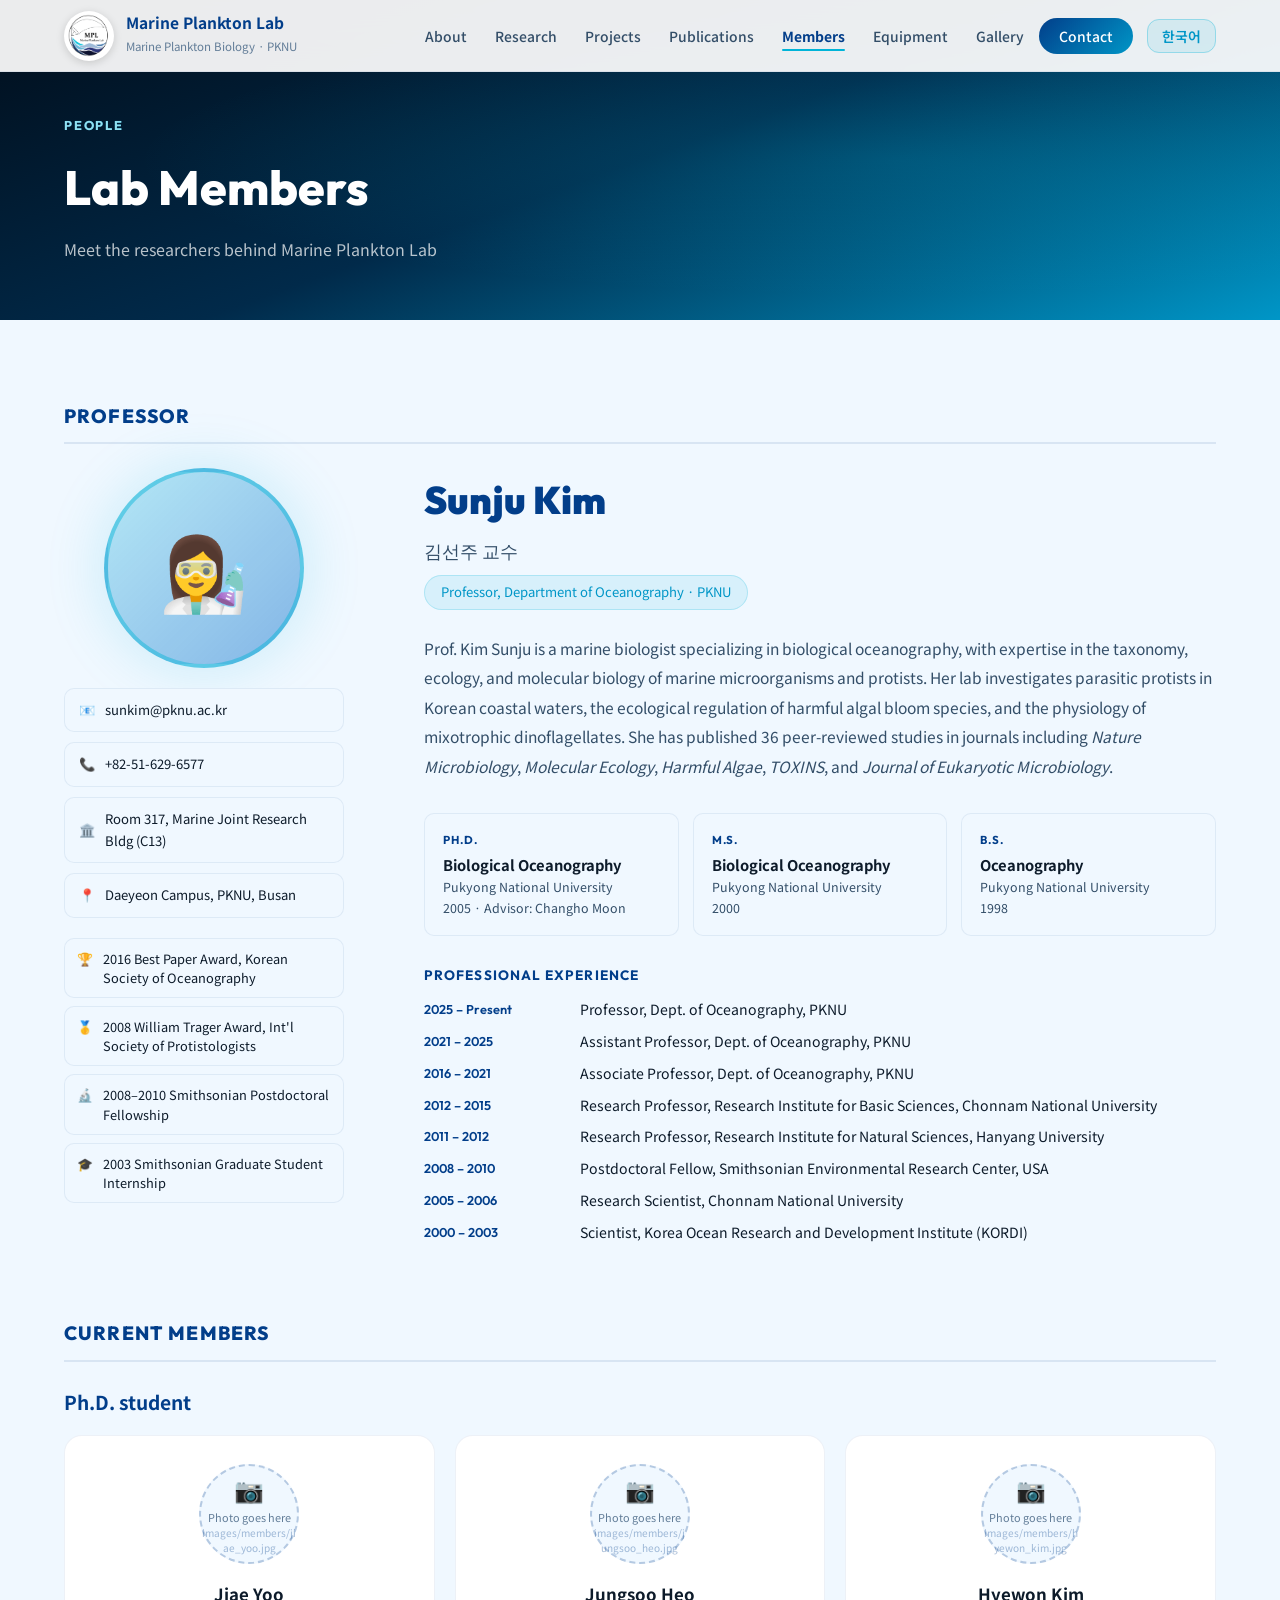
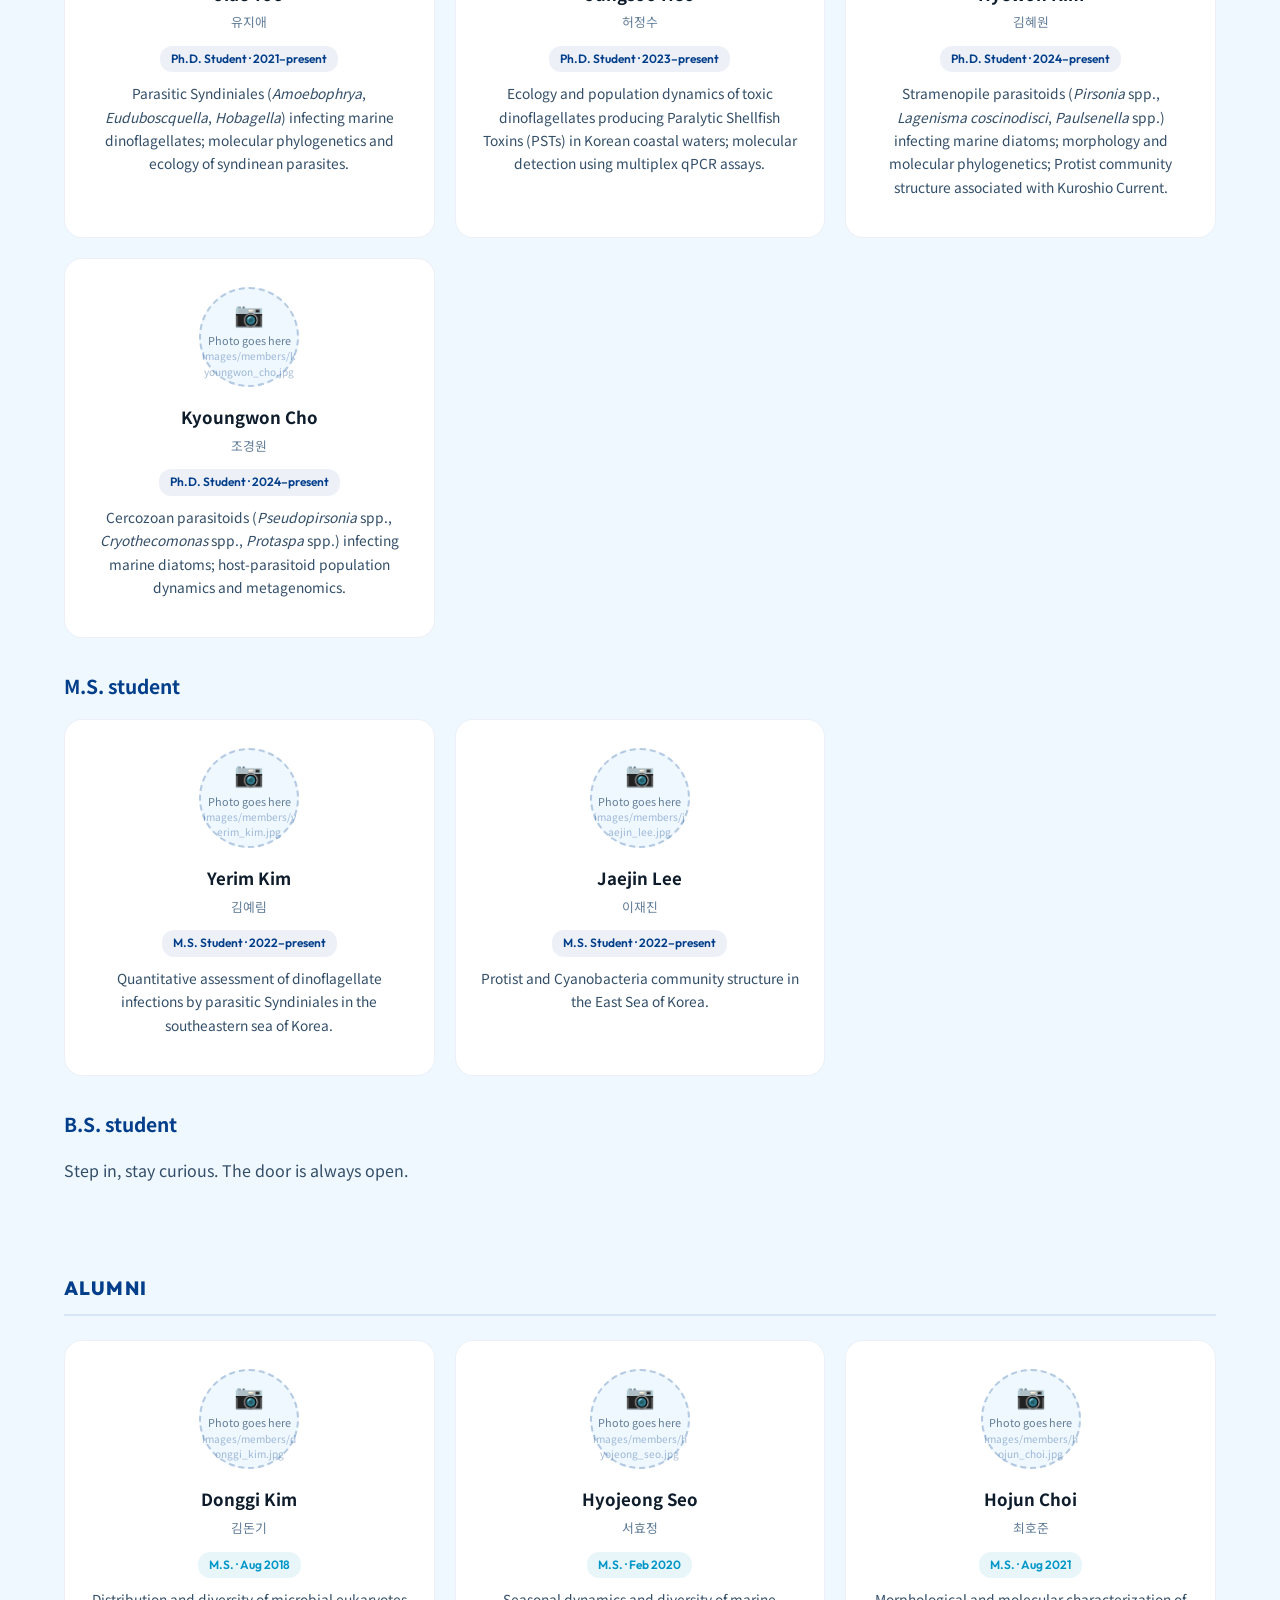
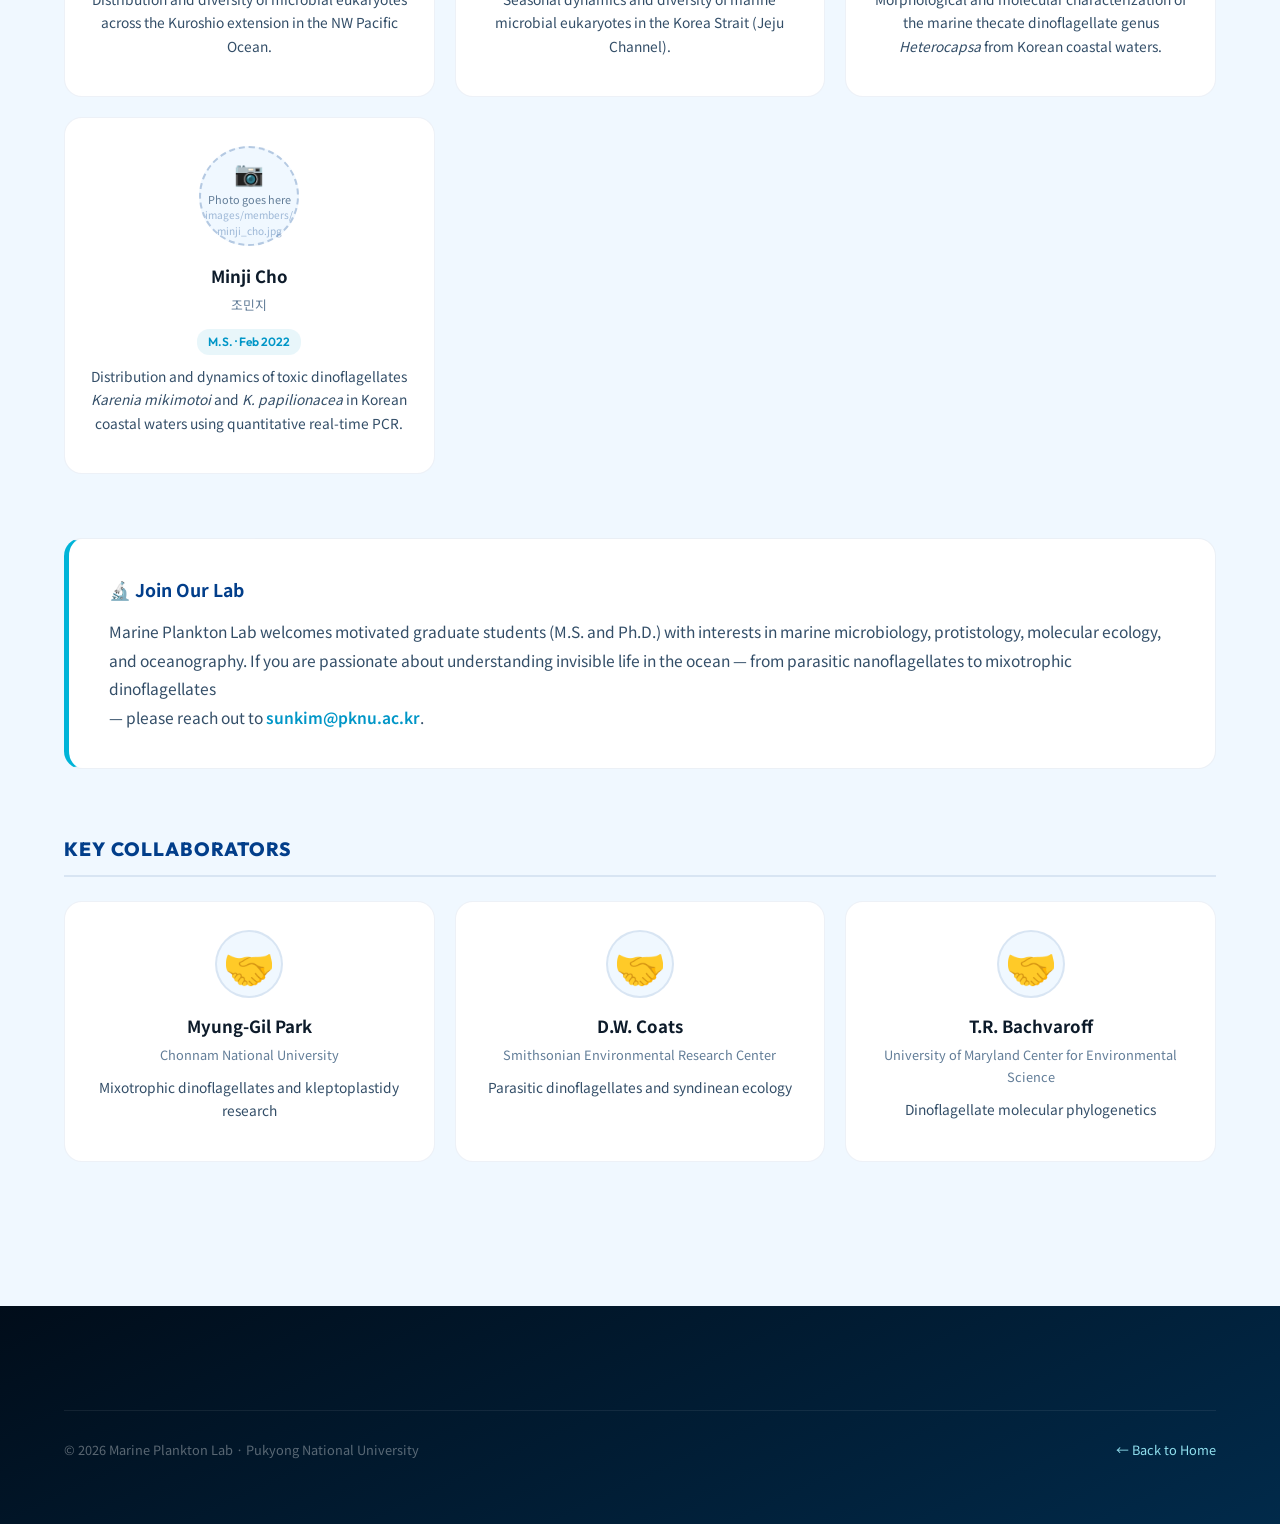
<file: pages/members_en.html>
<!DOCTYPE html>
<html lang="en">

<head>
  <meta charset="UTF-8" />
  <meta name="viewport" content="width=device-width, initial-scale=1.0" />
  <!-- Security Headers for GitHub Pages -->
  <meta http-equiv="Content-Security-Policy" content="upgrade-insecure-requests; default-src 'self' 'unsafe-inline' 'unsafe-eval' https: data:;" />
  <meta http-equiv="X-Content-Type-Options" content="nosniff" />
  <meta name="referrer" content="strict-origin-when-cross-origin" />
  <title>Members | Marine Plankton Lab | PKNU</title>
  <link rel="stylesheet" href="../css/style.css" />
  <link rel="stylesheet" href="../css/pages.css" />
</head>

<body>

  <nav class="navbar" id="navbar">
    <a href="../index_en.html#home" class="nav-brand">
      <div class="nav-logo-icon">
        <img src="../images/대지 1.png" alt="MPL Logo">
      </div>
      <div class="nav-brand-text">
        <h1>Marine Plankton Lab</h1>
        <span>Marine Plankton Biology · PKNU</span>
      </div>
    </a>
    <ul class="nav-links" id="nav-links">
      <li><a href="../index_en.html#about">About</a></li>
      <li><a href="../index_en.html#research">Research</a></li>
      <li><a href="projects_en.html">Projects</a></li>
      <li><a href="publications_en.html">Publications</a></li>
      <li><a href="members_en.html" class="active">Members</a></li>
      <li><a href="equipment_en.html">Equipment</a></li>
      <li><a href="gallery_en.html">Gallery</a></li>
      <li><a href="../index_en.html#contact" class="nav-cta">Contact</a></li>
      <li class="lang-toggle"><a href="members.html">한국어</a></li>
    </ul>
    <button class="nav-toggle" id="nav-toggle"><span></span><span></span><span></span></button>
  </nav>

  <div class="page-hero">
    <div class="page-hero-content">
      <div class="section-tag">People</div>
      <h1>Lab Members</h1>
      <p>Meet the researchers behind Marine Plankton Lab</p>
    </div>
  </div>

  <main class="page-main">
    <div class="page-inner">

      <!-- Professor -->
      <div style="margin-bottom: 64px;">
        <div class="members-cat-title">Professor</div>
        <div class="prof-grid">
          <div class="prof-left fade-in" style="color: var(--text-dark);">
            <div class="prof-avatar">👩‍🔬</div>
            <div class="prof-contacts">
              <div class="prof-contact" style="background: var(--surface); border-color: rgba(0,62,138,0.08);">
                <span>📧</span><span class="em-lock" data-em="c3Vua2ltQHBrbnUuYWMua3I="></span>
              </div>
              <div class="prof-contact" style="background: var(--surface); border-color: rgba(0,62,138,0.08);">
                <span>📞</span><span class="enc-text" data-val="KzgyLTUxLTYyOS02NTc3"></span>
              </div>
              <div class="prof-contact" style="background: var(--surface); border-color: rgba(0,62,138,0.08);">
                <span>🏛️</span><span>Room 317, Marine Joint Research Bldg (C13)</span>
              </div>
              <div class="prof-contact" style="background: var(--surface); border-color: rgba(0,62,138,0.08);">
                <span>📍</span><span>Daeyeon Campus, PKNU, Busan</span>
              </div>
            </div>
            <div class="prof-awards" style="color: var(--text-mid);">
              <div class="award-item"
                style="background: var(--surface); border-color: rgba(0,62,138,0.08); color: var(--text-dark);">🏆
                <span>2016 Best Paper Award, Korean Society of Oceanography</span>
              </div>
              <div class="award-item"
                style="background: var(--surface); border-color: rgba(0,62,138,0.08); color: var(--text-dark);">🥇
                <span>2008 William Trager Award, Int'l Society of Protistologists</span>
              </div>
              <div class="award-item"
                style="background: var(--surface); border-color: rgba(0,62,138,0.08); color: var(--text-dark);">🔬
                <span>2008–2010 Smithsonian Postdoctoral Fellowship</span>
              </div>
              <div class="award-item"
                style="background: var(--surface); border-color: rgba(0,62,138,0.08); color: var(--text-dark);">🎓
                <span>2003 Smithsonian Graduate Student Internship</span>
              </div>
            </div>
          </div>
          <div class="prof-right fade-in" style="transition-delay:.15s; color: var(--text-dark);">
            <h2 style="color: var(--primary);">Sunju Kim</h2>
            <p class="prof-en" style="color: var(--text-mid);">김선주 교수</p>
            <span class="prof-badge"
              style="background: rgba(0, 180, 216, 0.1); border-color: rgba(0, 180, 216, 0.2); color: var(--teal);">Professor,
              Department of Oceanography · PKNU</span>
            <p class="prof-bio" style="color: var(--text-mid);">
              Prof. Kim Sunju is a marine biologist specializing in biological oceanography, with expertise in the
              taxonomy,
              ecology, and molecular biology of marine microorganisms and protists. Her lab investigates parasitic
              protists
              in Korean coastal waters, the ecological regulation of harmful algal bloom species, and the physiology of
              mixotrophic dinoflagellates. She has published 36 peer-reviewed studies in journals including
              <em>Nature Microbiology</em>, <em>Molecular Ecology</em>, <em>Harmful Algae</em>, <em>TOXINS</em>,
              and <em>Journal of Eukaryotic Microbiology</em>.
            </p>

            <div class="prof-edu">
              <div class="edu-card" style="background: var(--surface); border-color: rgba(0,62,138,0.08);">
                <div class="edu-label" style="color: var(--primary);">Ph.D.</div>
                <div class="edu-deg" style="color: var(--text-dark);">Biological Oceanography</div>
                <div class="edu-school" style="color: var(--text-mid);">Pukyong National University<br>2005 · Advisor:
                  Changho Moon</div>
              </div>
              <div class="edu-card" style="background: var(--surface); border-color: rgba(0,62,138,0.08);">
                <div class="edu-label" style="color: var(--primary);">M.S.</div>
                <div class="edu-deg" style="color: var(--text-dark);">Biological Oceanography</div>
                <div class="edu-school" style="color: var(--text-mid);">Pukyong National University<br>2000</div>
              </div>
              <div class="edu-card" style="background: var(--surface); border-color: rgba(0,62,138,0.08);">
                <div class="edu-label" style="color: var(--primary);">B.S.</div>
                <div class="edu-deg" style="color: var(--text-dark);">Oceanography</div>
                <div class="edu-school" style="color: var(--text-mid);">Pukyong National University<br>1998</div>
              </div>
            </div>

            <div class="prof-career">
              <h4 style="color: var(--primary);">Professional Experience</h4>
              <div class="career-item"><span class="career-yr" style="color: var(--primary);">2025 – Present</span><span
                  class="career-role" style="color: var(--text-dark);">Professor, Dept. of Oceanography, PKNU</span>
              </div>
              <div class="career-item"><span class="career-yr" style="color: var(--primary);">2021 – 2025</span><span
                  class="career-role" style="color: var(--text-dark);">Assistant Professor, Dept. of Oceanography,
                  PKNU</span></div>
              <div class="career-item"><span class="career-yr" style="color: var(--primary);">2016 – 2021</span><span
                  class="career-role" style="color: var(--text-dark);">Associate Professor, Dept. of Oceanography,
                  PKNU</span></div>
              <div class="career-item"><span class="career-yr" style="color: var(--primary);">2012 – 2015</span><span
                  class="career-role" style="color: var(--text-dark);">Research Professor, Research Institute for Basic
                  Sciences, Chonnam National University</span></div>
              <div class="career-item"><span class="career-yr" style="color: var(--primary);">2011 – 2012</span><span
                  class="career-role" style="color: var(--text-dark);">Research Professor, Research Institute for
                  Natural Sciences, Hanyang University</span></div>
              <div class="career-item"><span class="career-yr" style="color: var(--primary);">2008 – 2010</span><span
                  class="career-role" style="color: var(--text-dark);">Postdoctoral Fellow, Smithsonian Environmental
                  Research Center, USA</span></div>
              <div class="career-item"><span class="career-yr" style="color: var(--primary);">2005 – 2006</span><span
                  class="career-role" style="color: var(--text-dark);">Research Scientist, Chonnam National
                  University</span></div>
              <div class="career-item"><span class="career-yr" style="color: var(--primary);">2000 – 2003</span><span
                  class="career-role" style="color: var(--text-dark);">Scientist, Korea Ocean Research and Development
                  Institute (KORDI)</span></div>
            </div>
          </div>
        </div>
      </div>

      <!-- Current members -->
      <div style="margin-bottom: 64px;">
        <div class="members-cat-title">Current members</div>

        <h4 style="color: var(--primary); margin-bottom: 16px; font-size: 1.2rem;">Ph.D. student</h4>
        <div class="members-grid members-grid-3" style="margin-bottom: 32px;">

          <!-- Jiae Yoo -->
          <div class="member-card fade-in">
            <div class="member-photo-wrap">
              <div class="member-photo-placeholder">
                <span class="photo-icon">📷</span>
                <span class="photo-hint">Photo goes here<br><small>images/members/jiae_yoo.jpg</small></span>
              </div>
            </div>
            <h3>Jiae Yoo</h3>
            <div class="member-role-en">유지애</div>
            <div class="member-badge">Ph.D. Student · 2021–present</div>
            <p class="member-desc">Parasitic Syndiniales (<i>Amoebophrya</i>, <i>Euduboscquella</i>, <i>Hobagella</i>)
              infecting marine
              dinoflagellates; molecular phylogenetics and ecology of syndinean parasites.</p>
            <div class="member-contact-row">
            </div>
          </div>

          <!-- Jungsoo Heo -->
          <div class="member-card fade-in" style="transition-delay:.08s">
            <div class="member-photo-wrap">
              <div class="member-photo-placeholder">
                <span class="photo-icon">📷</span>
                <span class="photo-hint">Photo goes here<br><small>images/members/jungsoo_heo.jpg</small></span>
              </div>
            </div>
            <h3>Jungsoo Heo</h3>
            <div class="member-role-en">허정수</div>
            <div class="member-badge">Ph.D. Student · 2023–present</div>
            <p class="member-desc">Ecology and population dynamics of toxic dinoflagellates producing Paralytic
              Shellfish Toxins (PSTs) in Korean coastal waters; molecular detection using multiplex qPCR assays.</p>
            <div class="member-contact-row">
            </div>
          </div>

          <!-- Hyewon Kim -->
          <div class="member-card fade-in" style="transition-delay:.16s">
            <div class="member-photo-wrap">
              <div class="member-photo-placeholder">
                <span class="photo-icon">📷</span>
                <span class="photo-hint">Photo goes here<br><small>images/members/hyewon_kim.jpg</small></span>
              </div>
            </div>
            <h3>Hyewon Kim</h3>
            <div class="member-role-en">김혜원</div>
            <div class="member-badge">Ph.D. Student · 2024–present</div>
            <p class="member-desc">Stramenopile parasitoids (<i>Pirsonia</i> spp., <i>Lagenisma coscinodisci</i>,
              <i>Paulsenella</i> spp.) infecting marine
              diatoms; morphology and molecular phylogenetics; Protist community structure associated with Kuroshio
              Current.
            </p>
            <div class="member-contact-row">
            </div>
          </div>

          <!-- Kyoungwon Cho -->
          <div class="member-card fade-in" style="transition-delay:.24s">
            <div class="member-photo-wrap">
              <div class="member-photo-placeholder">
                <span class="photo-icon">📷</span>
                <span class="photo-hint">Photo goes here<br><small>images/members/kyoungwon_cho.jpg</small></span>
              </div>
            </div>
            <h3>Kyoungwon Cho</h3>
            <div class="member-role-en">조경원</div>
            <div class="member-badge">Ph.D. Student · 2024–present</div>
            <p class="member-desc">Cercozoan parasitoids (<i>Pseudopirsonia</i> spp., <i>Cryothecomonas</i> spp.,
              <i>Protaspa</i> spp.)
              infecting marine diatoms; host-parasitoid
              population dynamics and metagenomics.
            </p>
            <div class="member-contact-row">
            </div>
          </div>

        </div>

        <h4 style="color: var(--primary); margin-bottom: 16px; font-size: 1.2rem;">M.S. student</h4>
        <div class="members-grid members-grid-3" style="margin-bottom: 32px;">

          <!-- Yerim Kim -->
          <div class="member-card fade-in">
            <div class="member-photo-wrap">
              <div class="member-photo-placeholder">
                <span class="photo-icon">📷</span>
                <span class="photo-hint">Photo goes here<br><small>images/members/yerim_kim.jpg</small></span>
              </div>
            </div>
            <h3>Yerim Kim</h3>
            <div class="member-role-en">김예림</div>
            <div class="member-badge">M.S. Student · 2022–present</div>
            <p class="member-desc">Quantitative assessment of dinoflagellate infections by parasitic Syndiniales in the
              southeastern sea of Korea.
            </p>
            <div class="member-contact-row">
            </div>
          </div>

          <!-- Jaejin Lee -->
          <div class="member-card fade-in" style="transition-delay:.08s">
            <div class="member-photo-wrap">
              <div class="member-photo-placeholder">
                <span class="photo-icon">📷</span>
                <span class="photo-hint">Photo goes here<br><small>images/members/jaejin_lee.jpg</small></span>
              </div>
            </div>
            <h3>Jaejin Lee</h3>
            <div class="member-role-en">이재진</div>
            <div class="member-badge">M.S. Student · 2022–present</div>
            <p class="member-desc">Protist and Cyanobacteria community structure in the East Sea of Korea.</p>
            <div class="member-contact-row">
            </div>
          </div>

        </div>

        <h4 style="color: var(--primary); margin-bottom: 16px; font-size: 1.2rem;">B.S. student</h4>
        <div class="members-grid members-grid-3">
          <p style="color: var(--text-mid); grid-column: 1 / -1; margin-bottom: 24px;">Step in, stay curious. The door
            is always open.
          </p>
        </div>
      </div>

      <!-- Alumni -->
      <div style="margin-bottom: 64px;">
        <div class="members-cat-title">Alumni</div>
        <div class="members-grid members-grid-3">

          <!-- Donggi Kim -->
          <div class="member-card fade-in">
            <div class="member-photo-wrap">
              <div class="member-photo-placeholder">
                <span class="photo-icon">📷</span>
                <span class="photo-hint">Photo goes here<br><small>images/members/donggi_kim.jpg</small></span>
              </div>
            </div>
            <h3>Donggi Kim</h3>
            <div class="member-role-en">김돈기</div>
            <div class="member-badge" style="background:rgba(0,150,199,0.09); color:var(--teal);">M.S. · Aug 2018</div>
            <p class="member-desc">Distribution and diversity of microbial eukaryotes across the Kuroshio extension in
              the NW Pacific Ocean.</p>
          </div>

          <!-- Hyojeong Seo -->
          <div class="member-card fade-in" style="transition-delay:.08s">
            <div class="member-photo-wrap">
              <div class="member-photo-placeholder">
                <span class="photo-icon">📷</span>
                <span class="photo-hint">Photo goes here<br><small>images/members/hyojeong_seo.jpg</small></span>
              </div>
            </div>
            <h3>Hyojeong Seo</h3>
            <div class="member-role-en">서효정</div>
            <div class="member-badge" style="background:rgba(0,150,199,0.09); color:var(--teal);">M.S. · Feb 2020</div>
            <p class="member-desc">Seasonal dynamics and diversity of marine microbial eukaryotes in the Korea Strait
              (Jeju Channel).</p>
          </div>

          <!-- Hojun Choi -->
          <div class="member-card fade-in" style="transition-delay:.16s">
            <div class="member-photo-wrap">
              <div class="member-photo-placeholder">
                <span class="photo-icon">📷</span>
                <span class="photo-hint">Photo goes here<br><small>images/members/hojun_choi.jpg</small></span>
              </div>
            </div>
            <h3>Hojun Choi</h3>
            <div class="member-role-en">최호준</div>
            <div class="member-badge" style="background:rgba(0,150,199,0.09); color:var(--teal);">M.S. · Aug 2021</div>
            <p class="member-desc">Morphological and molecular characterization of the marine thecate dinoflagellate
              genus <em>Heterocapsa</em> from Korean coastal waters.</p>
          </div>

          <!-- Minji Cho -->
          <div class="member-card fade-in" style="transition-delay:.24s">
            <div class="member-photo-wrap">
              <div class="member-photo-placeholder">
                <span class="photo-icon">📷</span>
                <span class="photo-hint">Photo goes here<br><small>images/members/minji_cho.jpg</small></span>
              </div>
            </div>
            <h3>Minji Cho</h3>
            <div class="member-role-en">조민지</div>
            <div class="member-badge" style="background:rgba(0,150,199,0.09); color:var(--teal);">M.S. · Feb 2022</div>
            <p class="member-desc">Distribution and dynamics of toxic dinoflagellates <em>Karenia mikimotoi</em> and
              <em>K. papilionacea</em> in Korean coastal waters using quantitative real-time PCR.
            </p>
          </div>

        </div>
      </div>

      <!-- Note about current members -->
      <div class="fade-in"
        style="background: white; border-radius: var(--radius); padding: 36px 40px; border: 1px solid rgba(0,62,138,0.08); margin-bottom: 64px; border-left: 5px solid var(--accent);">
        <h3 style="font-size: 1.1rem; font-weight: 700; color: var(--primary); margin-bottom: 12px;">🔬 Join Our Lab
        </h3>
        <p style="color: var(--text-mid); line-height: 1.85; font-size: 0.97rem;">
          Marine Plankton Lab welcomes motivated graduate students (M.S. and Ph.D.) with interests in marine
          microbiology, protistology,
          molecular ecology, and oceanography. If you are passionate about understanding invisible life in the ocean —
          from parasitic nanoflagellates to mixotrophic dinoflagellates <br />— please reach out to
          <a href="#" class="em-lock" data-em="c3Vua2ltQHBrbnUuYWMua3I="
            style="color: var(--teal); font-weight: 600;"></a>.
        </p>
      </div>

      <!-- Collaborators -->
      <div style="margin-bottom: 64px;">
        <div class="members-cat-title">Key Collaborators</div>
        <div class="members-grid members-grid-3">
          <div class="member-card fade-in">
            <div class="member-avatar">🤝</div>
            <h3>Myung-Gil Park </h3>
            <div class="member-role-en">Chonnam National University</div>
            <p class="member-desc">Mixotrophic dinoflagellates and kleptoplastidy research</p>
          </div>
          <div class="member-card fade-in" style="transition-delay:.08s">
            <div class="member-avatar">🤝</div>
            <h3>D.W. Coats</h3>
            <div class="member-role-en">Smithsonian Environmental Research Center</div>
            <p class="member-desc">Parasitic dinoflagellates and syndinean ecology</p>
          </div>
          <div class="member-card fade-in" style="transition-delay:.16s">
            <div class="member-avatar">🤝</div>
            <h3>T.R. Bachvaroff</h3>
            <div class="member-role-en">University of Maryland Center for Environmental Science</div>
            <p class="member-desc">Dinoflagellate molecular phylogenetics</p>
          </div>
        </div>
      </div>

    </div>
  </main>

  <footer>
    <div style="max-width:1280px; margin:0 auto; padding: 32px 0;">
      <div class="footer-bottom" style="border-top: 1px solid rgba(255,255,255,0.07); padding-top: 28px;">
        <span>© 2026 Marine Plankton Lab · Pukyong National University</span>
        <a href="../index_en.html" style="color: var(--accent2);">← Back to Home</a>
      </div>
    </div>
  </footer>

  <script>
    const nb = document.getElementById('navbar');
    window.addEventListener('scroll', () => nb.classList.toggle('scrolled', window.scrollY > 40));
    const t = document.getElementById('nav-toggle'), n = document.getElementById('nav-links');
    if (t) t.addEventListener('click', () => n.classList.toggle('open'));
    const obs = new IntersectionObserver(entries => entries.forEach(e => { if (e.isIntersecting) { e.target.classList.add('visible'); obs.unobserve(e.target); } }), { threshold: 0.1 });
    document.querySelectorAll('.fade-in').forEach(el => { obs.observe(el); setTimeout(() => el.classList.add('visible'), 300); });

    document.querySelectorAll('.em-lock').forEach(el => {
      try {
        const decoded = atob(el.dataset.em);
        if (el.tagName === 'A') {
          el.href = 'mailto:' + decoded;
          if (el.innerText.trim() === '') el.innerText = decoded;
        } else {
          el.innerText = decoded;
        }
      } catch (e) { }
    });
    document.querySelectorAll('.enc-text').forEach(el => {
      try { el.innerText = atob(el.dataset.val); } catch (e) { }
    });
    document.querySelectorAll('.enc-link').forEach(el => {
      try {
        el.href = (el.dataset.prefix || '') + atob(el.dataset.val);
        el.innerText = el.dataset.text ? atob(el.dataset.text) : atob(el.dataset.val);
      } catch (e) { }
    });
  </script>
</body>

</html>
</file>
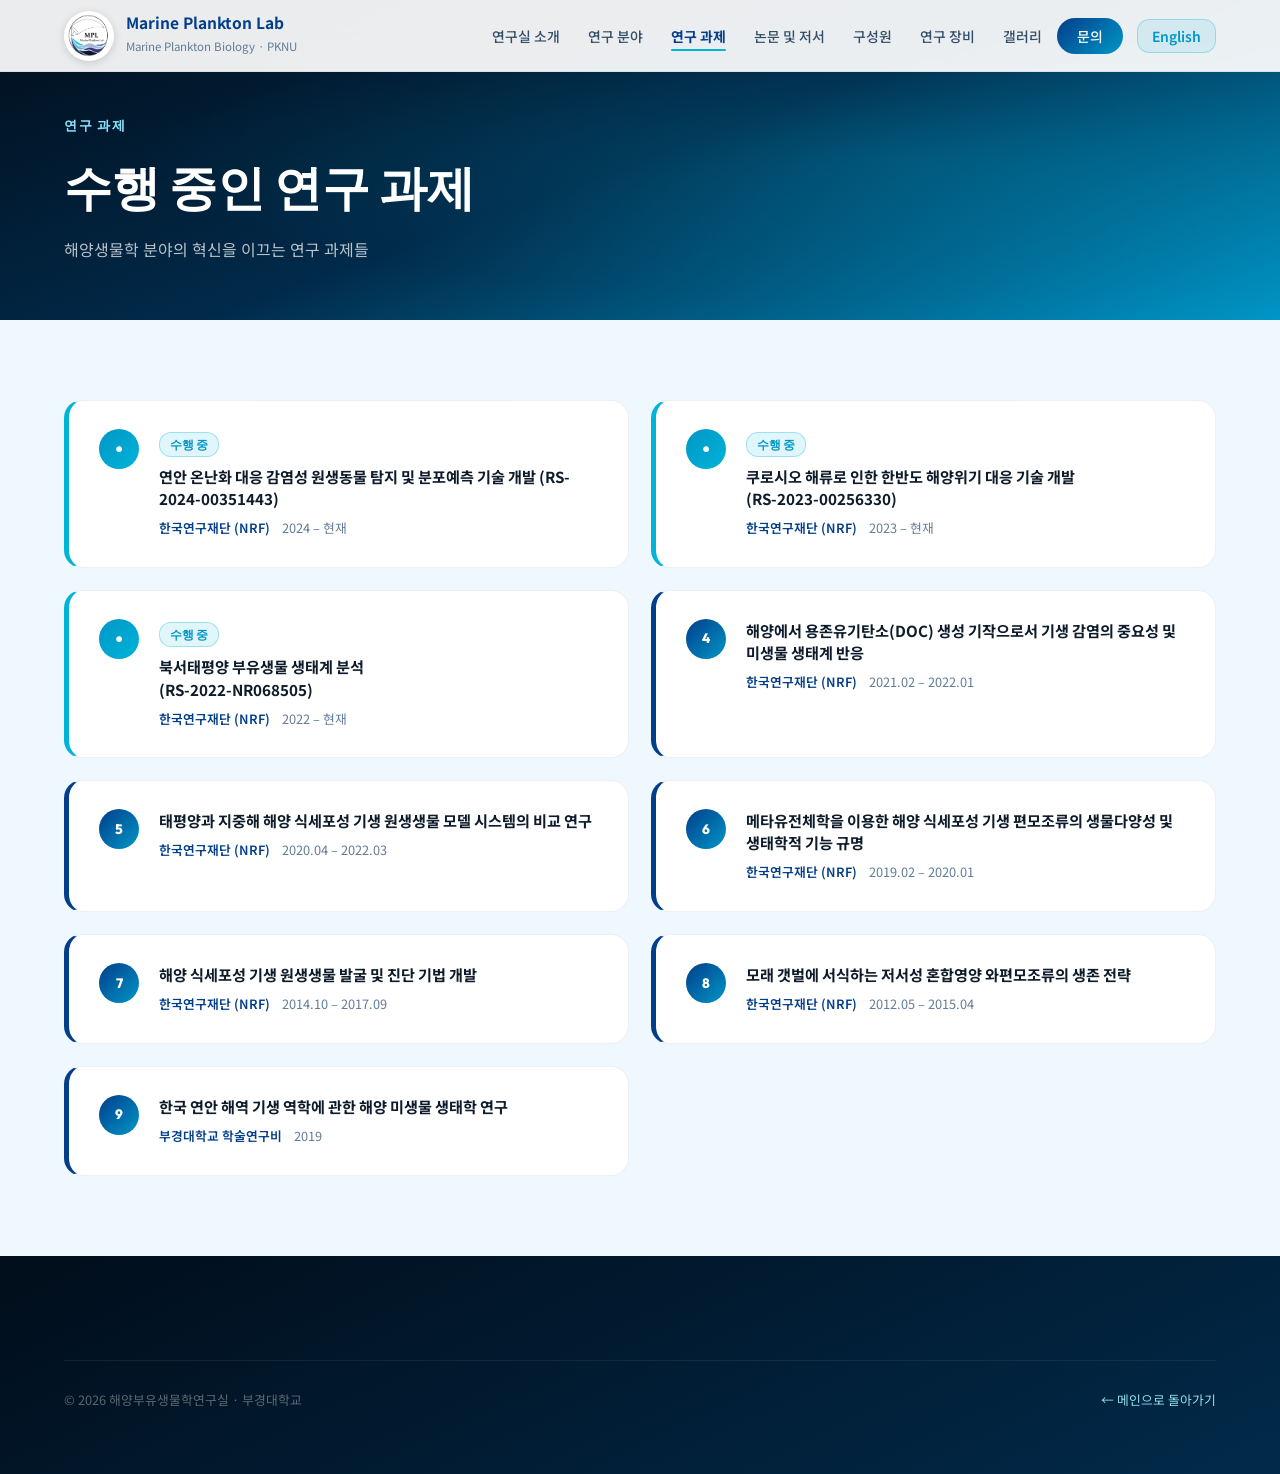
<file: pages/projects.html>
<!DOCTYPE html>
<html lang="en">

<head>
  <meta charset="UTF-8" />
  <meta name="viewport" content="width=device-width, initial-scale=1.0" />
  <!-- Security Headers for GitHub Pages -->
  <meta http-equiv="Content-Security-Policy"
    content="upgrade-insecure-requests; default-src 'self' 'unsafe-inline' 'unsafe-eval' https: data:;" />
  <meta http-equiv="X-Content-Type-Options" content="nosniff" />
  <meta name="referrer" content="strict-origin-when-cross-origin" />
  <title>Projects | Marine Plankton Lab | PKNU</title>
  <link rel="stylesheet" href="../css/style.css" />
  <link rel="stylesheet" href="../css/pages.css" />
  <link rel="icon"
    href="data:image/svg+xml,<svg xmlns='http://www.w3.org/2000/svg' viewBox='0 0 100 100'><text y='.9em' font-size='90'>🔬</text></svg>" />
</head>

<body>

  <nav class="navbar" id="navbar">
    <a href="../index.html#home" class="nav-brand">
      <div class="nav-logo-icon">
        <img src="../images/대지 1.png" alt="MPL Logo">
      </div>
      <div class="nav-brand-text">
        <h1>Marine Plankton Lab</h1>
        <span>Marine Plankton Biology · PKNU</span>
      </div>
    </a>
    <ul class="nav-links" id="nav-links">
      <li><a href="../index.html#about">연구실 소개</a></li>
      <li><a href="../index.html#research">연구 분야</a></li>
      <li><a href="projects.html" class="active">연구 과제</a></li>
      <li><a href="publications.html">논문 및 저서</a></li>
      <li><a href="members.html">구성원</a></li>
      <li><a href="equipment.html">연구 장비</a></li>
      <li><a href="gallery.html">갤러리</a></li>
      <li><a href="../index.html#contact" class="nav-cta">문의</a></li>
      <li class="lang-toggle"><a href="projects_en.html">English</a></li>
    </ul>
    <button class="nav-toggle" id="nav-toggle"><span></span><span></span><span></span></button>
  </nav>

  <div class="page-hero">
    <div class="page-hero-content">
      <div class="section-tag">연구 과제</div>
      <h1>수행 중인 연구 과제</h1>
      <p>해양생물학 분야의 혁신을 이끄는 연구 과제들</p>
    </div>
  </div>

  <main class="page-main">
    <div class="page-inner">

      <div class="projects-grid">
        <div class="project-card fade-in" style="border-left-color: var(--accent);">
          <div class="project-num" style="background: linear-gradient(135deg, var(--teal), var(--accent));">●</div>
          <div class="project-content">
            <div class="proj-status-badge ongoing">수행 중</div>
            <h4>연안 온난화 대응 감염성 원생동물 탐지 및 분포예측 기술 개발 (RS-2024-00351443)</h4>
            <div class="project-meta">
              <span class="project-funder">한국연구재단 (NRF)</span>
              <span class="project-period">2024 – 현재</span>
            </div>
          </div>
        </div>

        <div class="project-card fade-in" style="border-left-color: var(--accent); transition-delay:.03s">
          <div class="project-num" style="background: linear-gradient(135deg, var(--teal), var(--accent));">●</div>
          <div class="project-content">
            <div class="proj-status-badge ongoing">수행 중</div>
            <h4>쿠로시오 해류로 인한 한반도 해양위기 대응 기술 개발 <br>(RS-2023-00256330)</h4>
            <div class="project-meta">
              <span class="project-funder">한국연구재단 (NRF)</span>
              <span class="project-period">2023 – 현재</span>
            </div>
          </div>
        </div>

        <div class="project-card fade-in" style="border-left-color: var(--accent); transition-delay:.07s">
          <div class="project-num" style="background: linear-gradient(135deg, var(--teal), var(--accent));">●</div>
          <div class="project-content">
            <div class="proj-status-badge ongoing">수행 중</div>
            <h4>북서태평양 부유생물 생태계 분석 <br>(RS-2022-NR068505)</h4>
            <div class="project-meta">
              <span class="project-funder">한국연구재단 (NRF)</span>
              <span class="project-period">2022 – 현재</span>
            </div>
          </div>
        </div>

        <div class="project-card fade-in" style="transition-delay:.10s">
          <div class="project-num">4</div>
          <div class="project-content">
            <h4>해양에서 용존유기탄소(DOC) 생성 기작으로서 기생 감염의 중요성 및 미생물 생태계 반응</h4>
            <div class="project-meta">
              <span class="project-funder">한국연구재단 (NRF)</span>
              <span class="project-period">2021.02 – 2022.01</span>
            </div>
          </div>
        </div>

        <div class="project-card fade-in" style="transition-delay:.13s">
          <div class="project-num">5</div>
          <div class="project-content">
            <h4>태평양과 지중해 해양 식세포성 기생 원생생물 모델 시스템의 비교 연구</h4>
            <div class="project-meta">
              <span class="project-funder">한국연구재단 (NRF)</span>
              <span class="project-period">2020.04 – 2022.03</span>
            </div>
          </div>
        </div>

        <div class="project-card fade-in" style="transition-delay:.16s">
          <div class="project-num">6</div>
          <div class="project-content">
            <h4>메타유전체학을 이용한 해양 식세포성 기생 편모조류의 생물다양성 및 생태학적 기능 규명</h4>
            <div class="project-meta">
              <span class="project-funder">한국연구재단 (NRF)</span>
              <span class="project-period">2019.02 – 2020.01</span>
            </div>
          </div>
        </div>

        <div class="project-card fade-in" style="transition-delay:.19s">
          <div class="project-num">7</div>
          <div class="project-content">
            <h4>해양 식세포성 기생 원생생물 발굴 및 진단 기법 개발</h4>
            <div class="project-meta">
              <span class="project-funder">한국연구재단 (NRF)</span>
              <span class="project-period">2014.10 – 2017.09</span>
            </div>
          </div>
        </div>

        <div class="project-card fade-in" style="transition-delay:.22s">
          <div class="project-num">8</div>
          <div class="project-content">
            <h4>모래 갯벌에 서식하는 저서성 혼합영양 와편모조류의 생존 전략</h4>
            <div class="project-meta">
              <span class="project-funder">한국연구재단 (NRF)</span>
              <span class="project-period">2012.05 – 2015.04</span>
            </div>
          </div>
        </div>

        <div class="project-card fade-in" style="transition-delay:.25s">
          <div class="project-num">9</div>
          <div class="project-content">
            <h4>한국 연안 해역 기생 역학에 관한 해양 미생물 생태학 연구</h4>
            <div class="project-meta">
              <span class="project-funder">부경대학교 학술연구비</span>
              <span class="project-period">2019</span>
            </div>
          </div>
        </div>
      </div>

    </div>
  </main>

  <footer>
    <div style="max-width:1280px; margin:0 auto; padding: 32px 0;">
      <div class="footer-bottom" style="border-top: 1px solid rgba(255,255,255,0.07); padding-top: 28px;">
        <span>© 2026 해양부유생물학연구실 · 부경대학교</span>
        <a href="../index.html" style="color: var(--accent2);">← 메인으로 돌아가기</a>
      </div>
    </div>
  </footer>

  <script src="../js/main.js" defer></script>
  <script>
    const nb = document.getElementById('navbar');
    window.addEventListener('scroll', () => nb.classList.toggle('scrolled', window.scrollY > 40));
    const t = document.getElementById('nav-toggle'), n = document.getElementById('nav-links');
    if (t) t.addEventListener('click', () => n.classList.toggle('open'));
    const obs = new IntersectionObserver(entries => entries.forEach(e => { if (e.isIntersecting) { e.target.classList.add('visible'); obs.unobserve(e.target); } }), { threshold: 0.1 });
    document.querySelectorAll('.fade-in').forEach(el => { obs.observe(el); setTimeout(() => el.classList.add('visible'), 300); });
  </script>
</body>

</html>
</file>
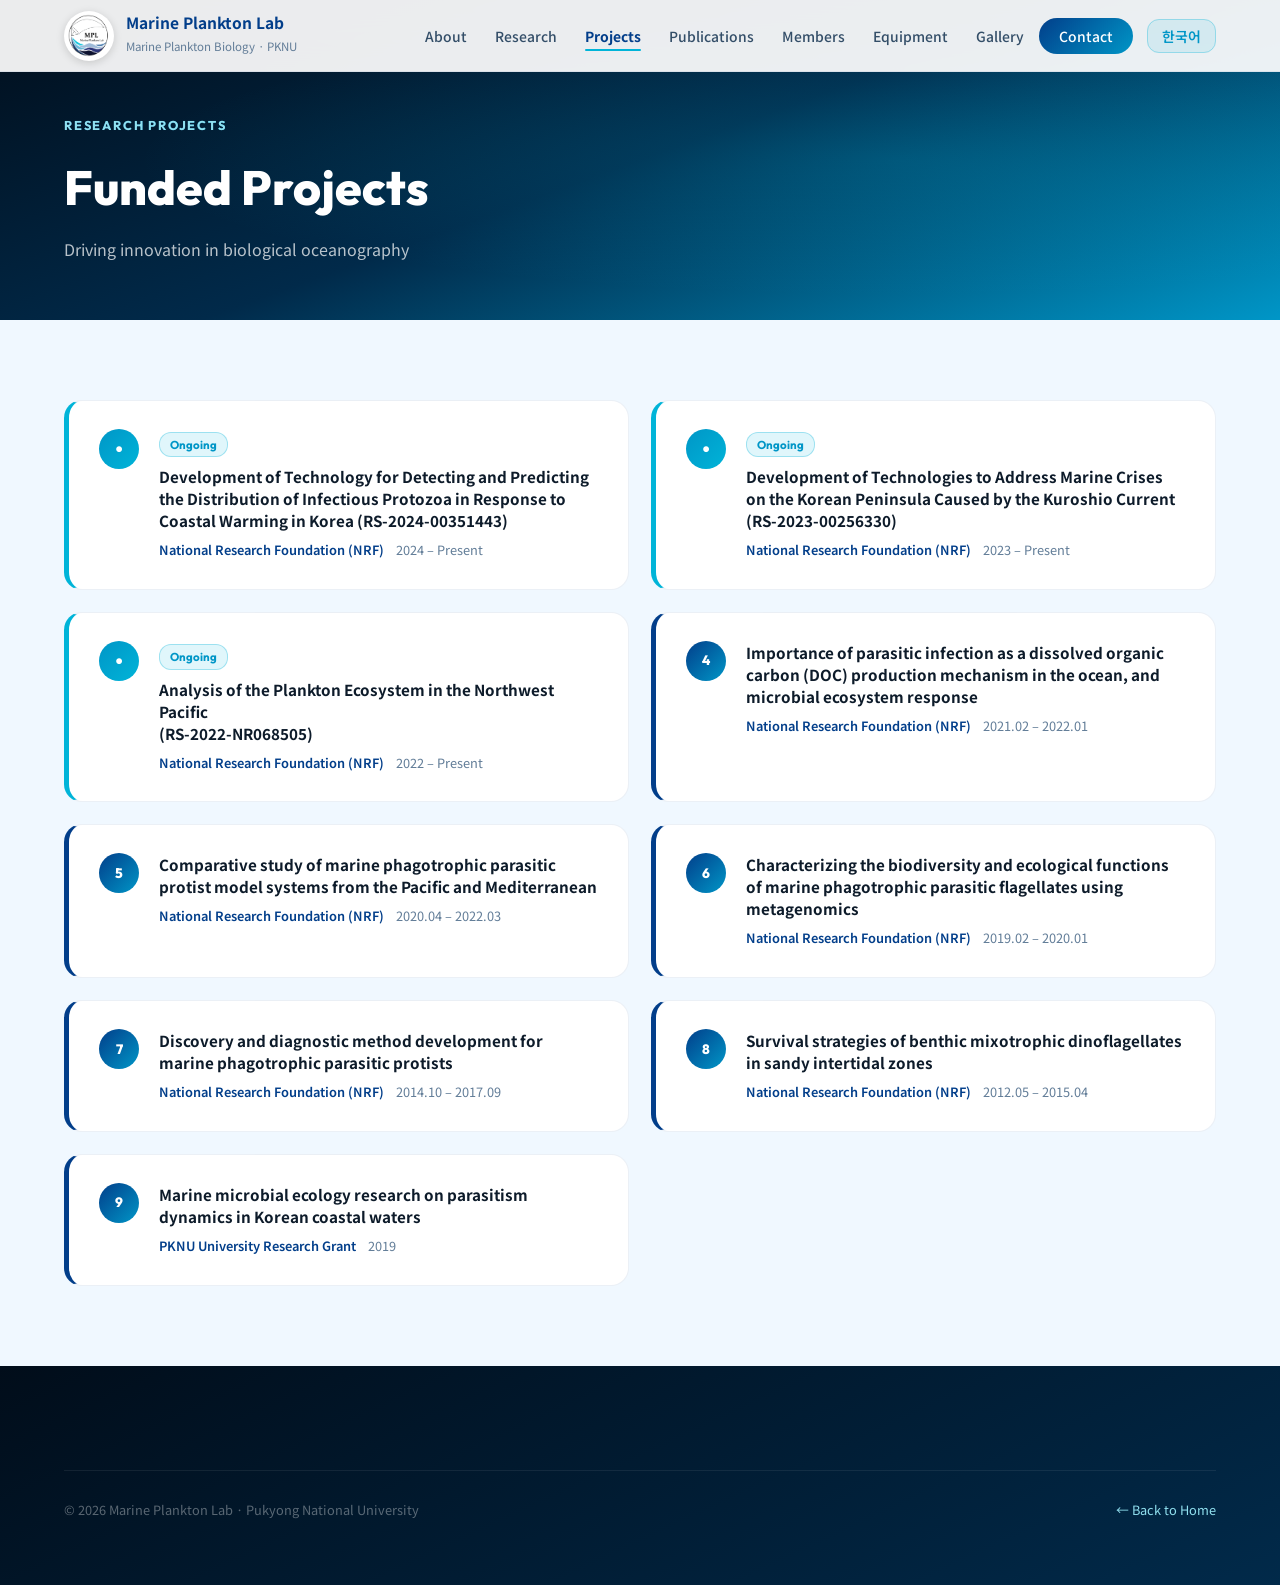
<file: pages/projects_en.html>
<!DOCTYPE html>
<html lang="en">

<head>
  <meta charset="UTF-8" />
  <meta name="viewport" content="width=device-width, initial-scale=1.0" />
  <!-- Security Headers for GitHub Pages -->
  <meta http-equiv="Content-Security-Policy"
    content="upgrade-insecure-requests; default-src 'self' 'unsafe-inline' 'unsafe-eval' https: data:;" />
  <meta http-equiv="X-Content-Type-Options" content="nosniff" />
  <meta name="referrer" content="strict-origin-when-cross-origin" />
  <title>Projects | Marine Plankton Lab | PKNU</title>
  <link rel="stylesheet" href="../css/style.css" />
  <link rel="stylesheet" href="../css/pages.css" />
  <link rel="icon"
    href="data:image/svg+xml,<svg xmlns='http://www.w3.org/2000/svg' viewBox='0 0 100 100'><text y='.9em' font-size='90'>🔬</text></svg>" />
</head>

<body>

  <nav class="navbar" id="navbar">
    <a href="../index_en.html#home" class="nav-brand">
      <div class="nav-logo-icon">
        <img src="../images/대지 1.png" alt="MPL Logo">
      </div>
      <div class="nav-brand-text">
        <h1>Marine Plankton Lab</h1>
        <span>Marine Plankton Biology · PKNU</span>
      </div>
    </a>
    <ul class="nav-links" id="nav-links">
      <li><a href="../index_en.html#about">About</a></li>
      <li><a href="../index_en.html#research">Research</a></li>
      <li><a href="projects_en.html" class="active">Projects</a></li>
      <li><a href="publications_en.html">Publications</a></li>
      <li><a href="members_en.html">Members</a></li>
      <li><a href="equipment_en.html">Equipment</a></li>
      <li><a href="gallery_en.html">Gallery</a></li>
      <li><a href="../index_en.html#contact" class="nav-cta">Contact</a></li>
      <li class="lang-toggle"><a href="projects.html">한국어</a></li>
    </ul>
    <button class="nav-toggle" id="nav-toggle"><span></span><span></span><span></span></button>
  </nav>

  <div class="page-hero">
    <div class="page-hero-content">
      <div class="section-tag">Research Projects</div>
      <h1>Funded Projects</h1>
      <p>Driving innovation in biological oceanography</p>
    </div>
  </div>

  <main class="page-main">
    <div class="page-inner">

      <div class="projects-grid">
        <div class="project-card fade-in" style="border-left-color: var(--accent);">
          <div class="project-num" style="background: linear-gradient(135deg, var(--teal), var(--accent));">●</div>
          <div class="project-content">
            <div class="proj-status-badge ongoing">Ongoing</div>
            <h4>Development of Technology for Detecting and Predicting the Distribution of Infectious Protozoa in
              Response to Coastal Warming in Korea (RS-2024-00351443)</h4>
            <div class="project-meta">
              <span class="project-funder">National Research Foundation (NRF)</span>
              <span class="project-period">2024 – Present</span>
            </div>
          </div>
        </div>

        <div class="project-card fade-in" style="border-left-color: var(--accent); transition-delay:.03s">
          <div class="project-num" style="background: linear-gradient(135deg, var(--teal), var(--accent));">●</div>
          <div class="project-content">
            <div class="proj-status-badge ongoing">Ongoing</div>
            <h4>Development of Technologies to Address Marine Crises on the Korean Peninsula Caused by the Kuroshio
              Current <br>(RS-2023-00256330)</h4>
            <div class="project-meta">
              <span class="project-funder">National Research Foundation (NRF)</span>
              <span class="project-period">2023 – Present</span>
            </div>
          </div>
        </div>

        <div class="project-card fade-in" style="border-left-color: var(--accent); transition-delay:.07s">
          <div class="project-num" style="background: linear-gradient(135deg, var(--teal), var(--accent));">●</div>
          <div class="project-content">
            <div class="proj-status-badge ongoing">Ongoing</div>
            <h4>Analysis of the Plankton Ecosystem in the Northwest Pacific <br>(RS-2022-NR068505)</h4>
            <div class="project-meta">
              <span class="project-funder">National Research Foundation (NRF)</span>
              <span class="project-period">2022 – Present</span>
            </div>
          </div>
        </div>

        <div class="project-card fade-in" style="transition-delay:.10s">
          <div class="project-num">4</div>
          <div class="project-content">
            <h4>Importance of parasitic infection as a dissolved organic carbon (DOC) production mechanism in the ocean,
              and microbial ecosystem response</h4>
            <div class="project-meta">
              <span class="project-funder">National Research Foundation (NRF)</span>
              <span class="project-period">2021.02 – 2022.01</span>
            </div>
          </div>
        </div>

        <div class="project-card fade-in" style="transition-delay:.13s">
          <div class="project-num">5</div>
          <div class="project-content">
            <h4>Comparative study of marine phagotrophic parasitic protist model systems from the Pacific and
              Mediterranean</h4>
            <div class="project-meta">
              <span class="project-funder">National Research Foundation (NRF)</span>
              <span class="project-period">2020.04 – 2022.03</span>
            </div>
          </div>
        </div>

        <div class="project-card fade-in" style="transition-delay:.16s">
          <div class="project-num">6</div>
          <div class="project-content">
            <h4>Characterizing the biodiversity and ecological functions of marine phagotrophic parasitic flagellates
              using metagenomics</h4>
            <div class="project-meta">
              <span class="project-funder">National Research Foundation (NRF)</span>
              <span class="project-period">2019.02 – 2020.01</span>
            </div>
          </div>
        </div>

        <div class="project-card fade-in" style="transition-delay:.19s">
          <div class="project-num">7</div>
          <div class="project-content">
            <h4>Discovery and diagnostic method development for marine phagotrophic parasitic protists</h4>
            <div class="project-meta">
              <span class="project-funder">National Research Foundation (NRF)</span>
              <span class="project-period">2014.10 – 2017.09</span>
            </div>
          </div>
        </div>

        <div class="project-card fade-in" style="transition-delay:.22s">
          <div class="project-num">8</div>
          <div class="project-content">
            <h4>Survival strategies of benthic mixotrophic dinoflagellates in sandy intertidal zones</h4>
            <div class="project-meta">
              <span class="project-funder">National Research Foundation (NRF)</span>
              <span class="project-period">2012.05 – 2015.04</span>
            </div>
          </div>
        </div>

        <div class="project-card fade-in" style="transition-delay:.25s">
          <div class="project-num">9</div>
          <div class="project-content">
            <h4>Marine microbial ecology research on parasitism dynamics in Korean coastal waters</h4>
            <div class="project-meta">
              <span class="project-funder">PKNU University Research Grant</span>
              <span class="project-period">2019</span>
            </div>
          </div>
        </div>
      </div>

    </div>
  </main>

  <footer>
    <div style="max-width:1280px; margin:0 auto; padding: 32px 0;">
      <div class="footer-bottom" style="border-top: 1px solid rgba(255,255,255,0.07); padding-top: 28px;">
        <span>© 2026 Marine Plankton Lab · Pukyong National University</span>
        <a href="../index_en.html" style="color: var(--accent2);">← Back to Home</a>
      </div>
    </div>
  </footer>

  <script src="../js/main.js" defer></script>
  <script>
    const nb = document.getElementById('navbar');
    window.addEventListener('scroll', () => nb.classList.toggle('scrolled', window.scrollY > 40));
    const t = document.getElementById('nav-toggle'), n = document.getElementById('nav-links');
    if (t) t.addEventListener('click', () => n.classList.toggle('open'));
    const obs = new IntersectionObserver(entries => entries.forEach(e => { if (e.isIntersecting) { e.target.classList.add('visible'); obs.unobserve(e.target); } }), { threshold: 0.1 });
    document.querySelectorAll('.fade-in').forEach(el => { obs.observe(el); setTimeout(() => el.classList.add('visible'), 300); });
  </script>
</body>

</html>
</file>
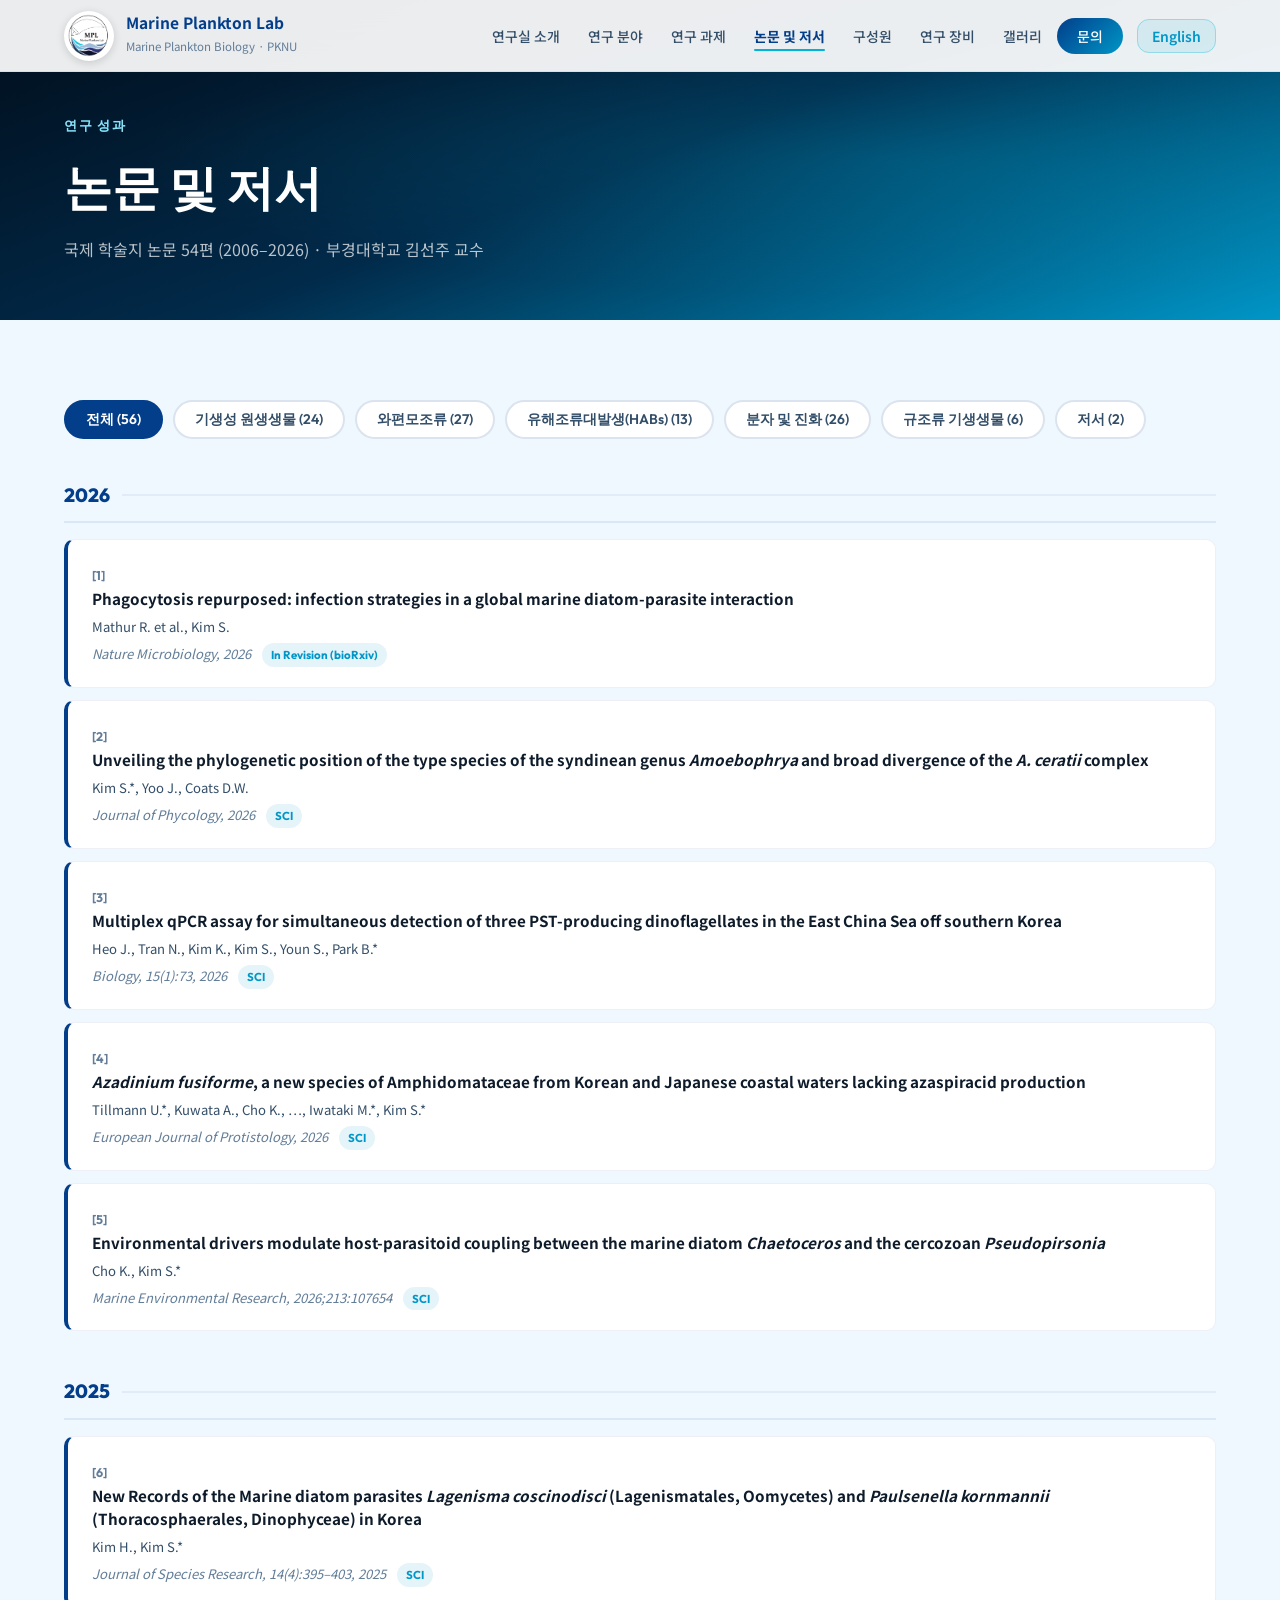
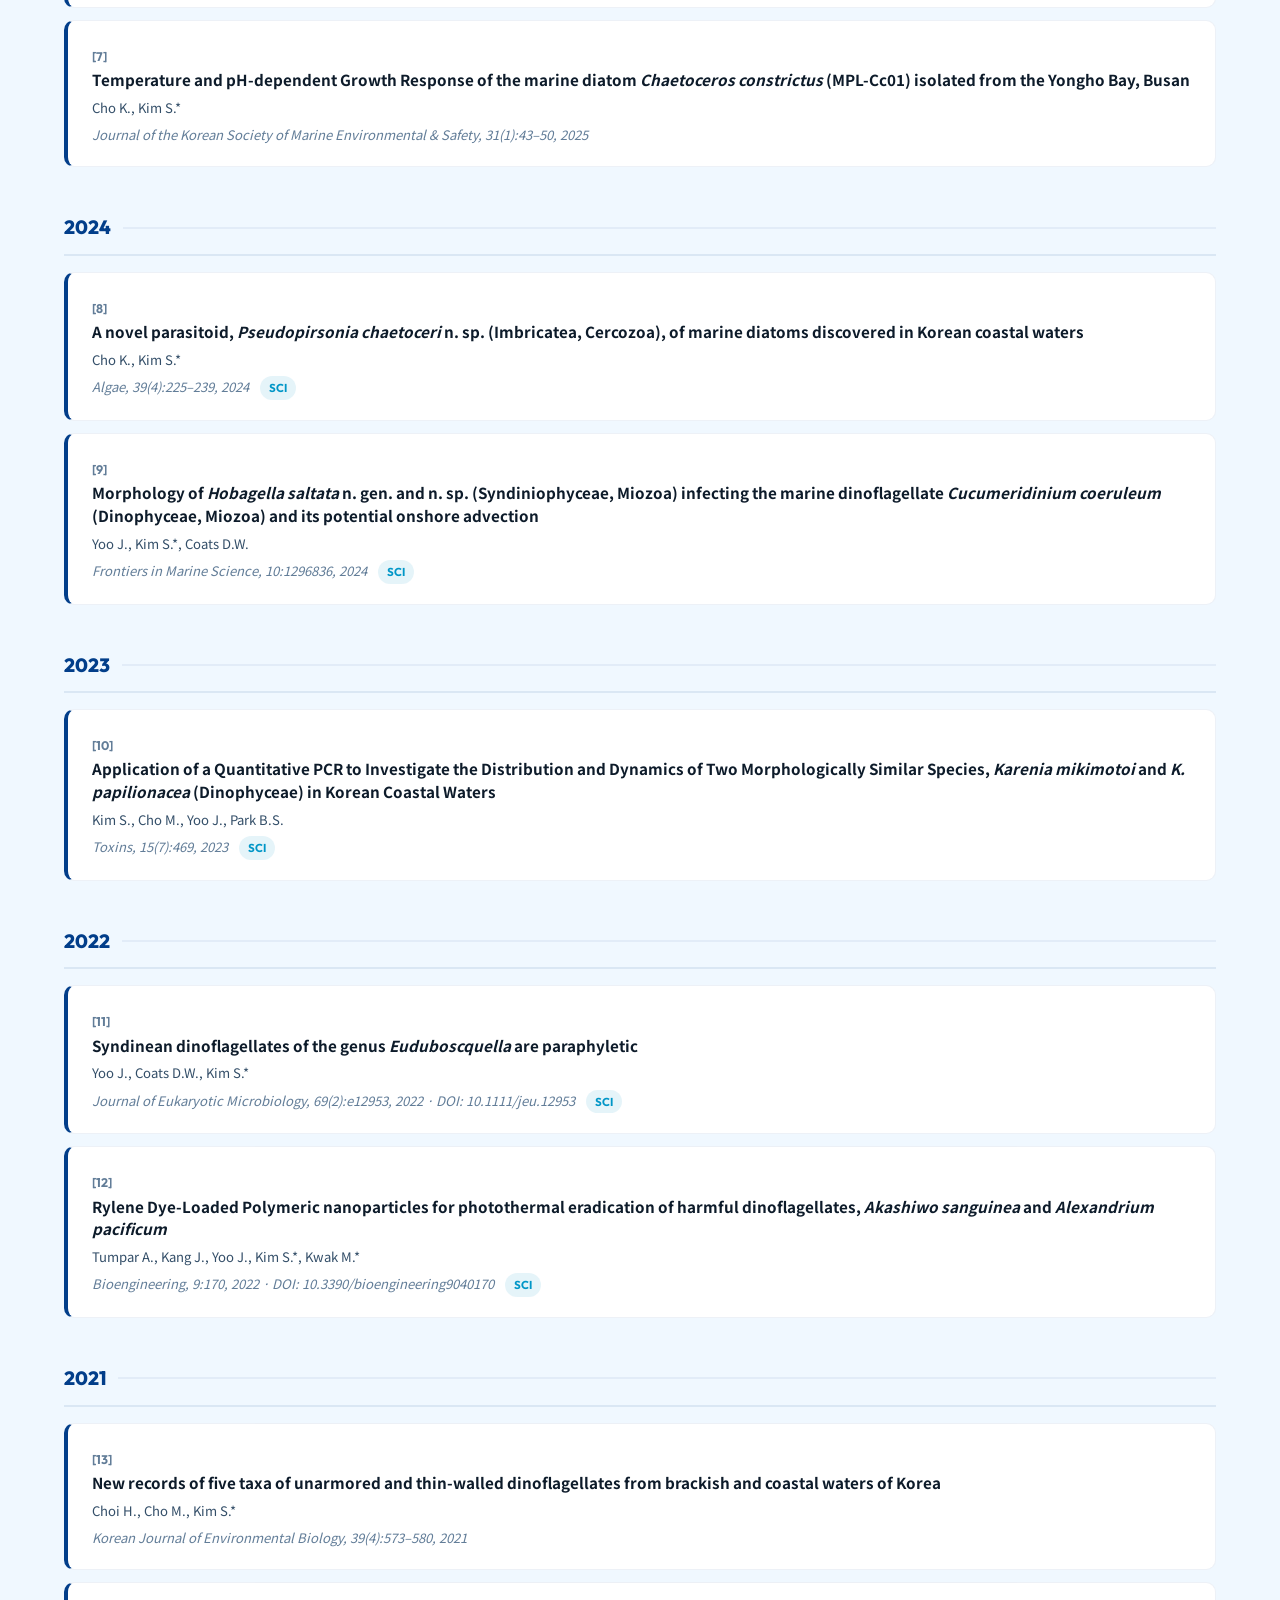
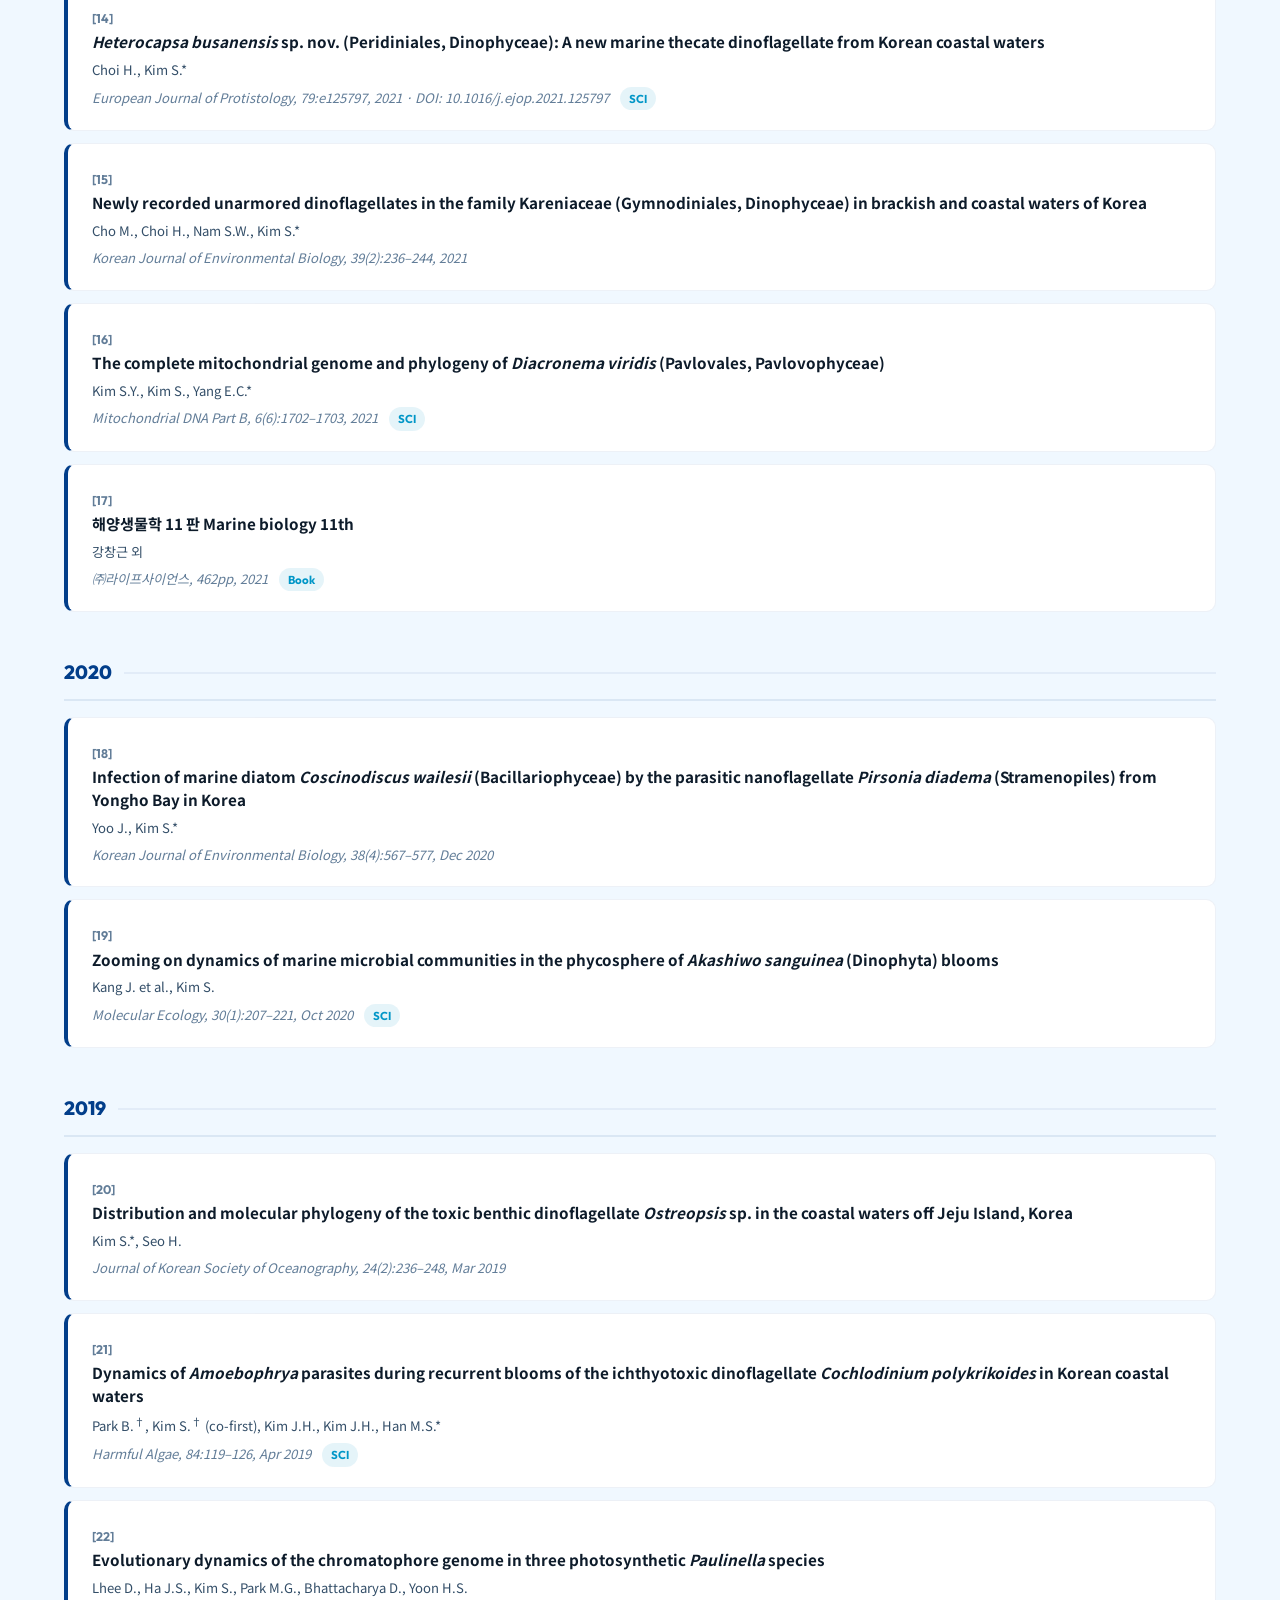
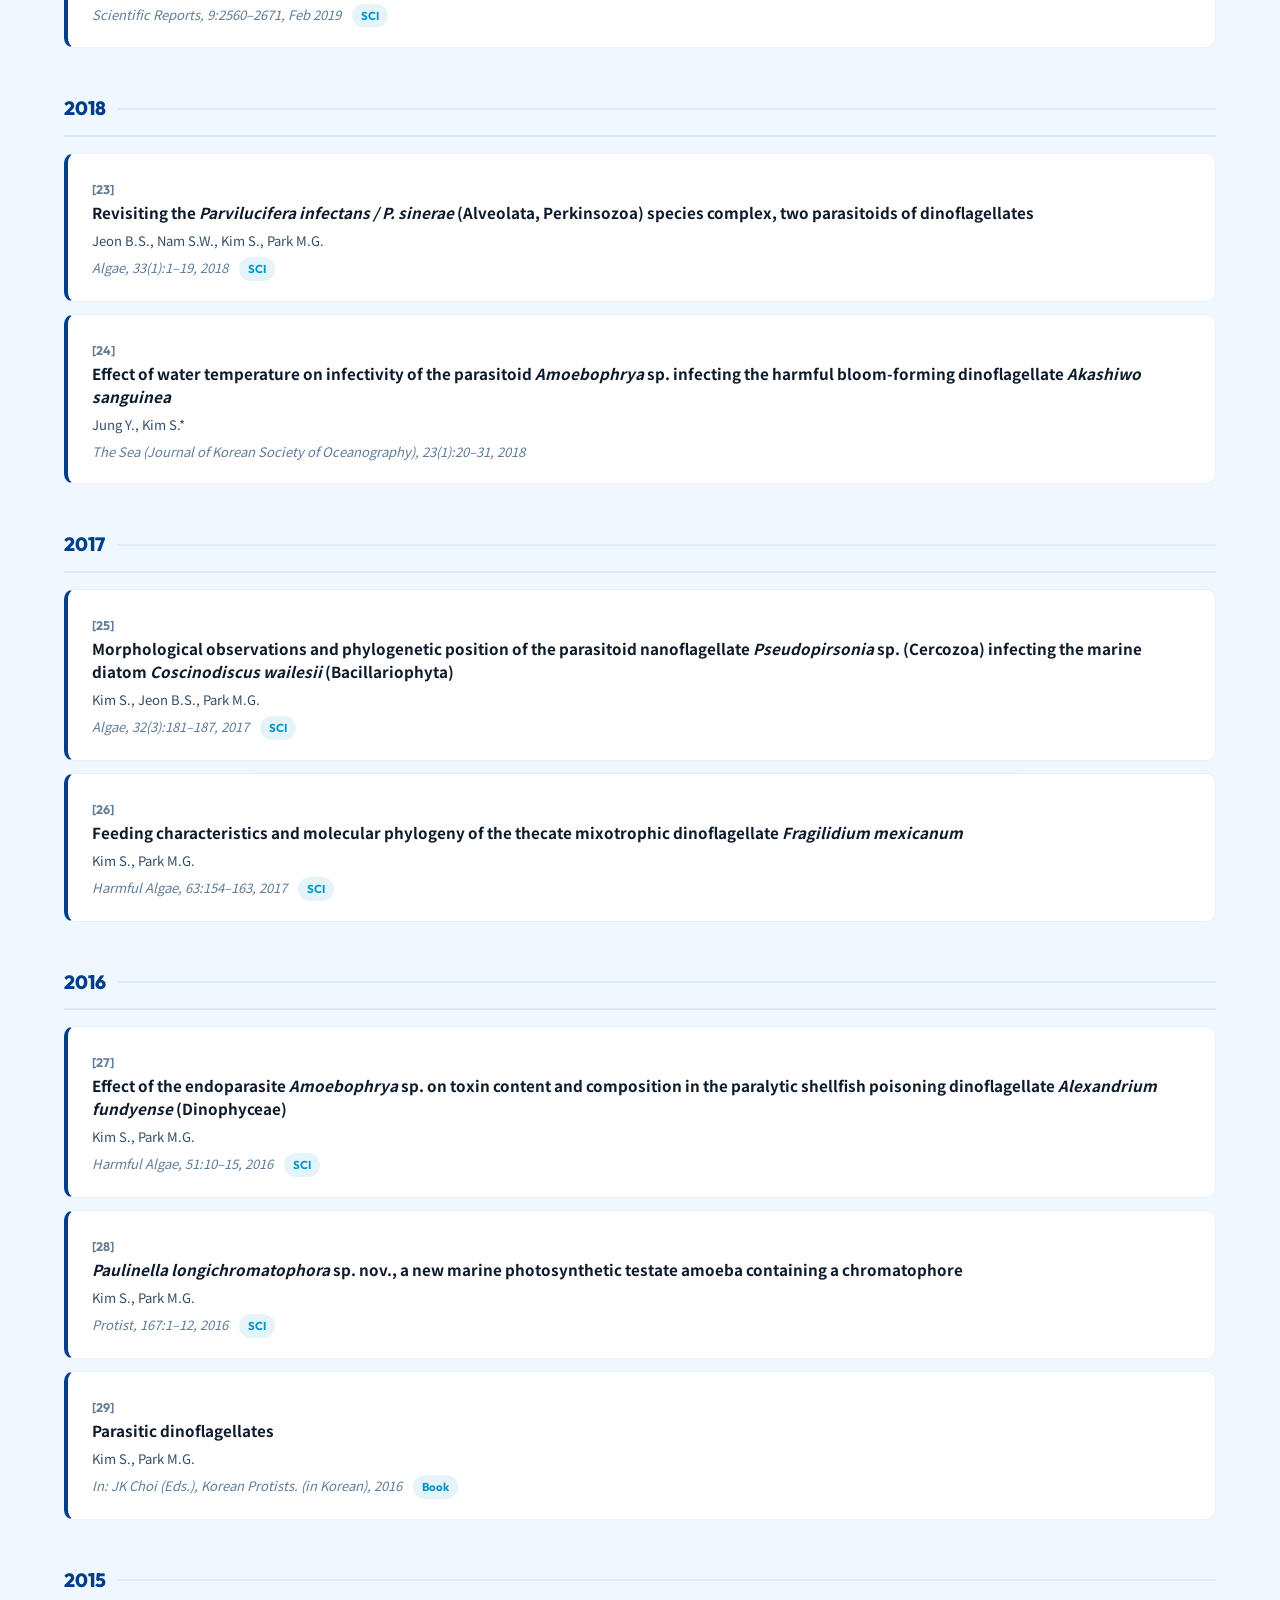
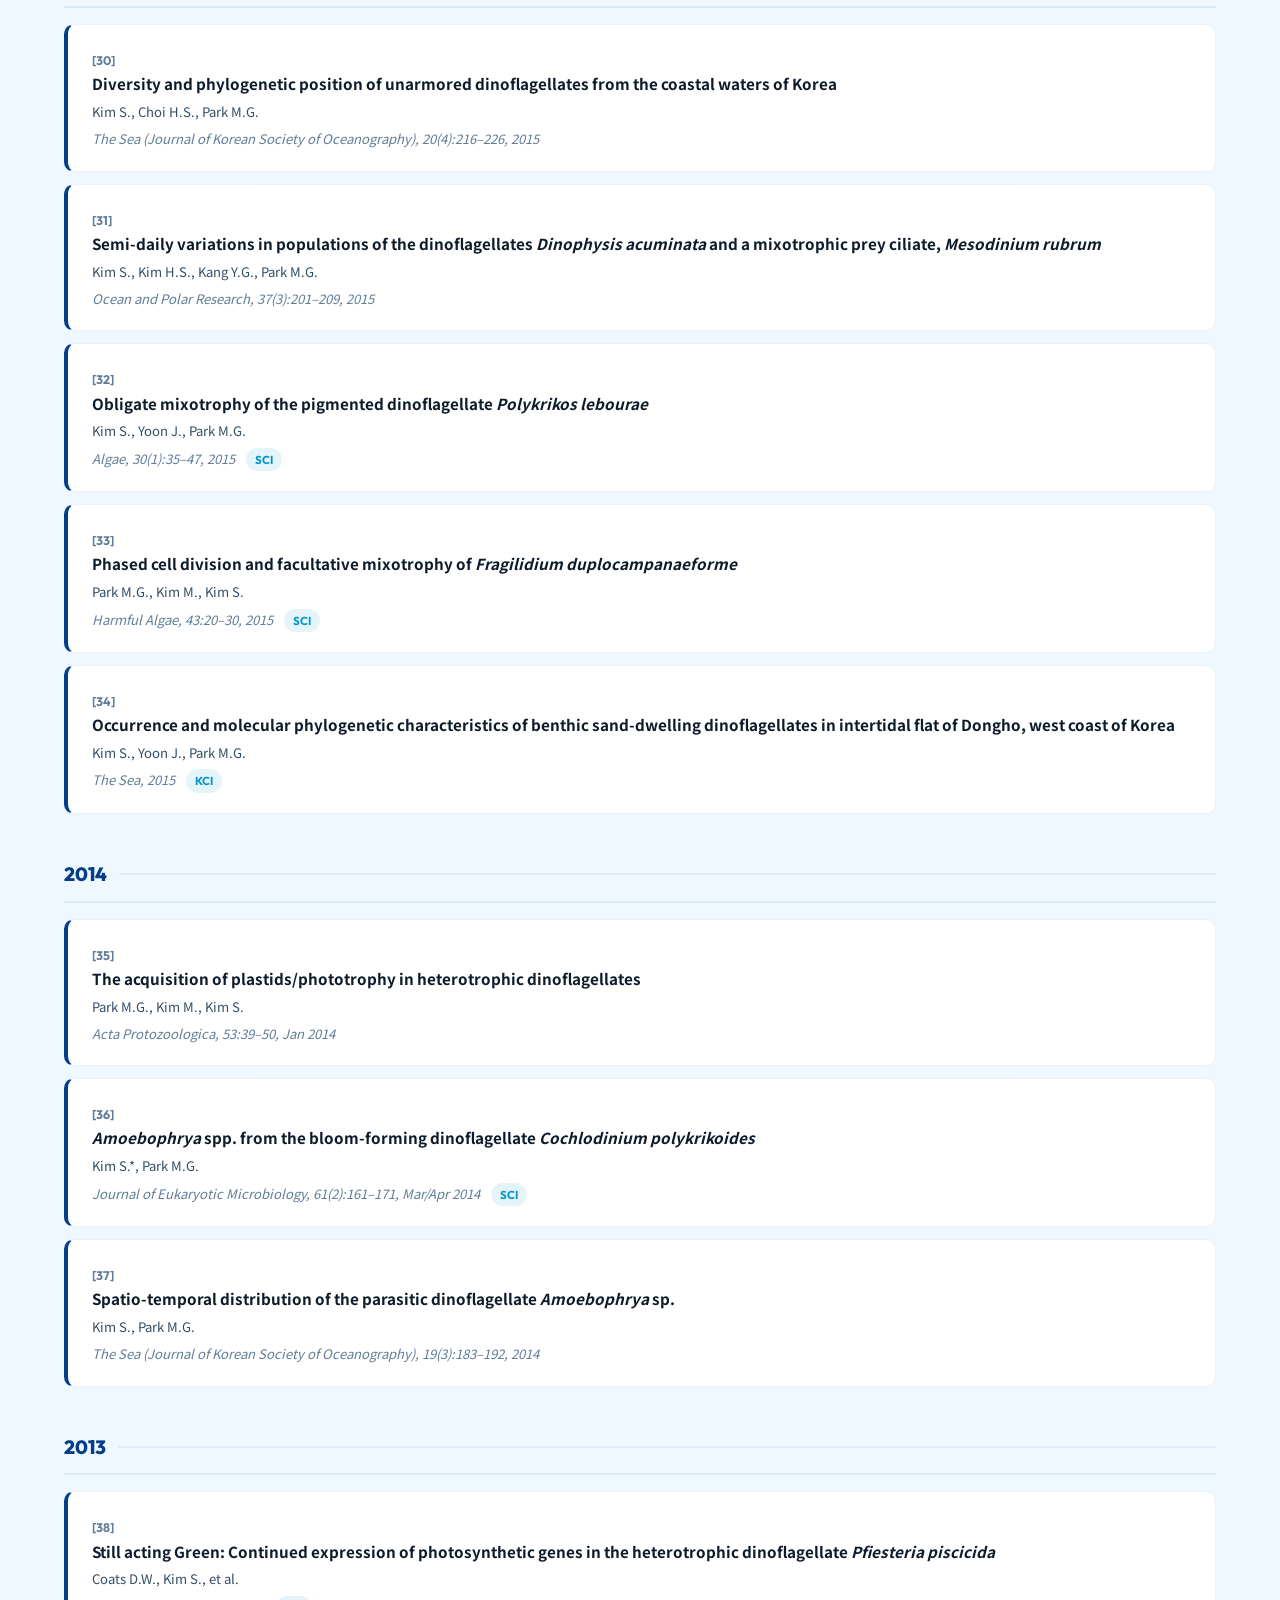
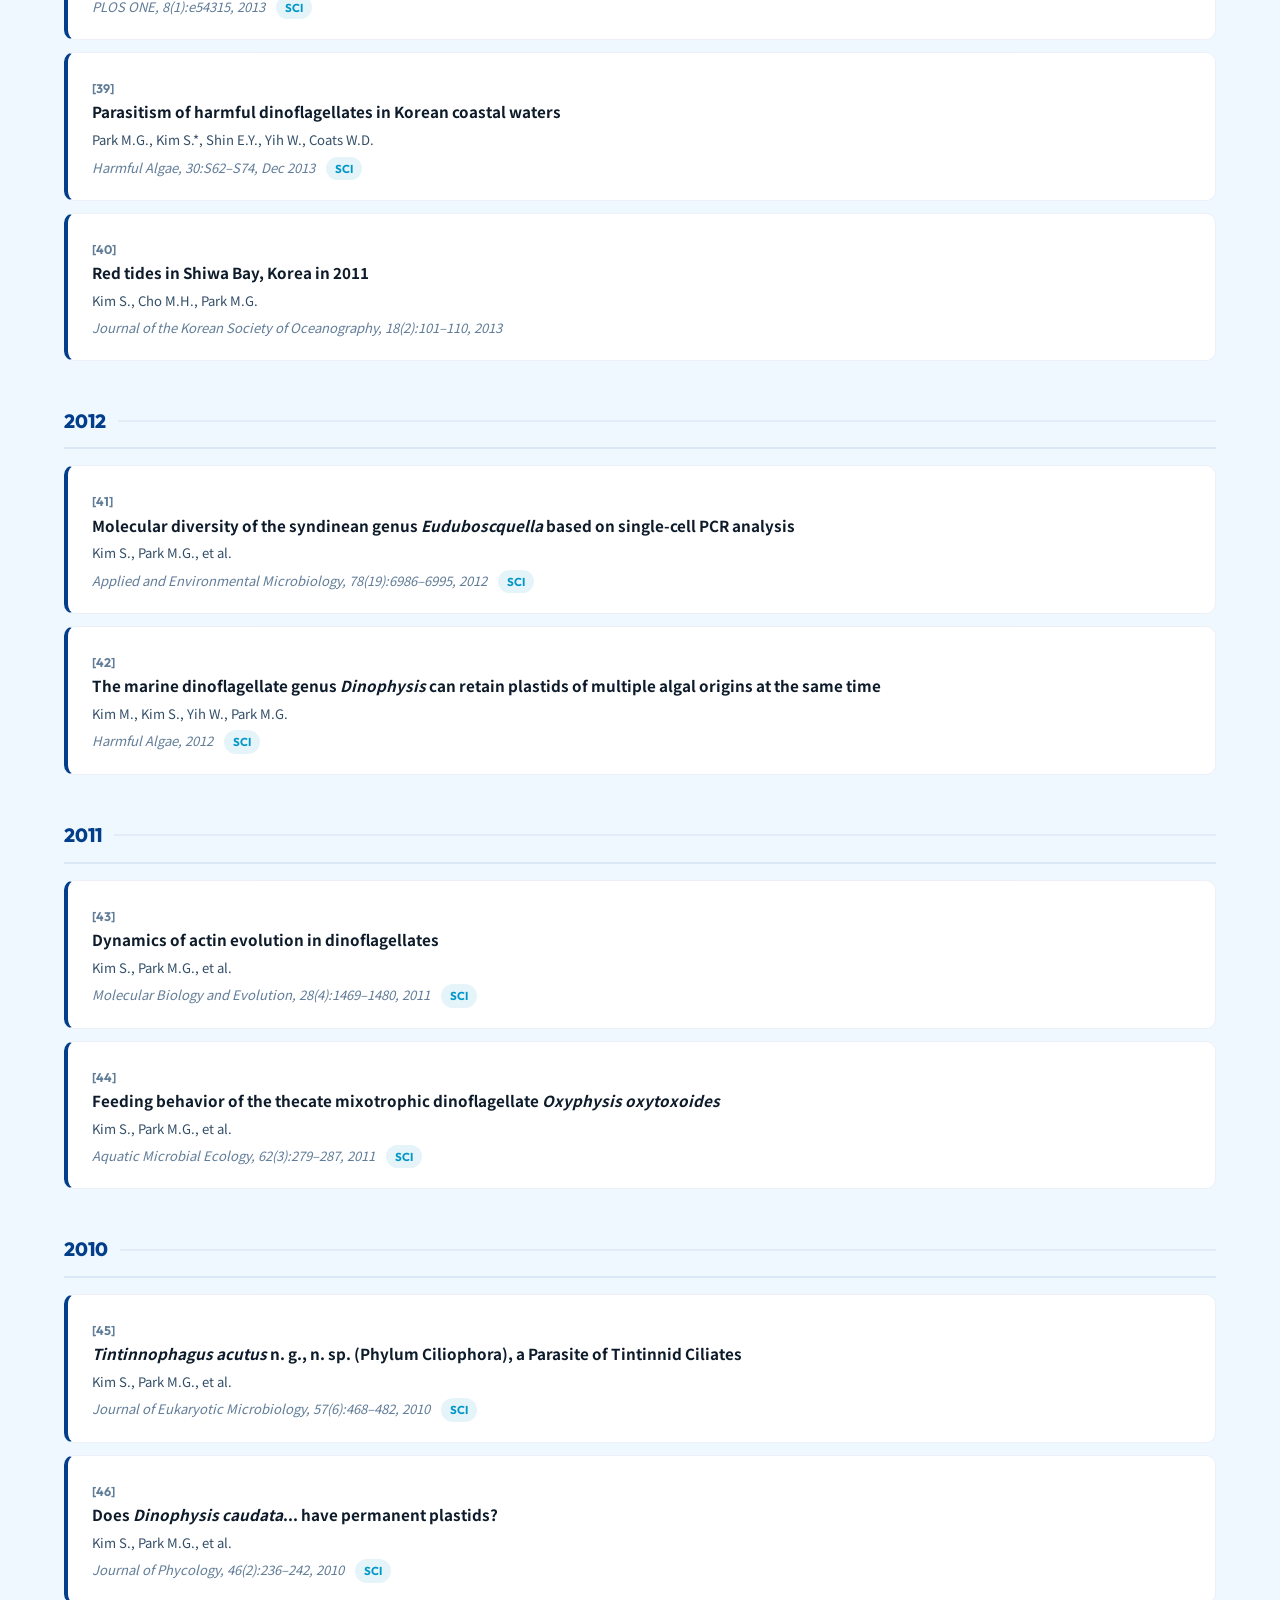
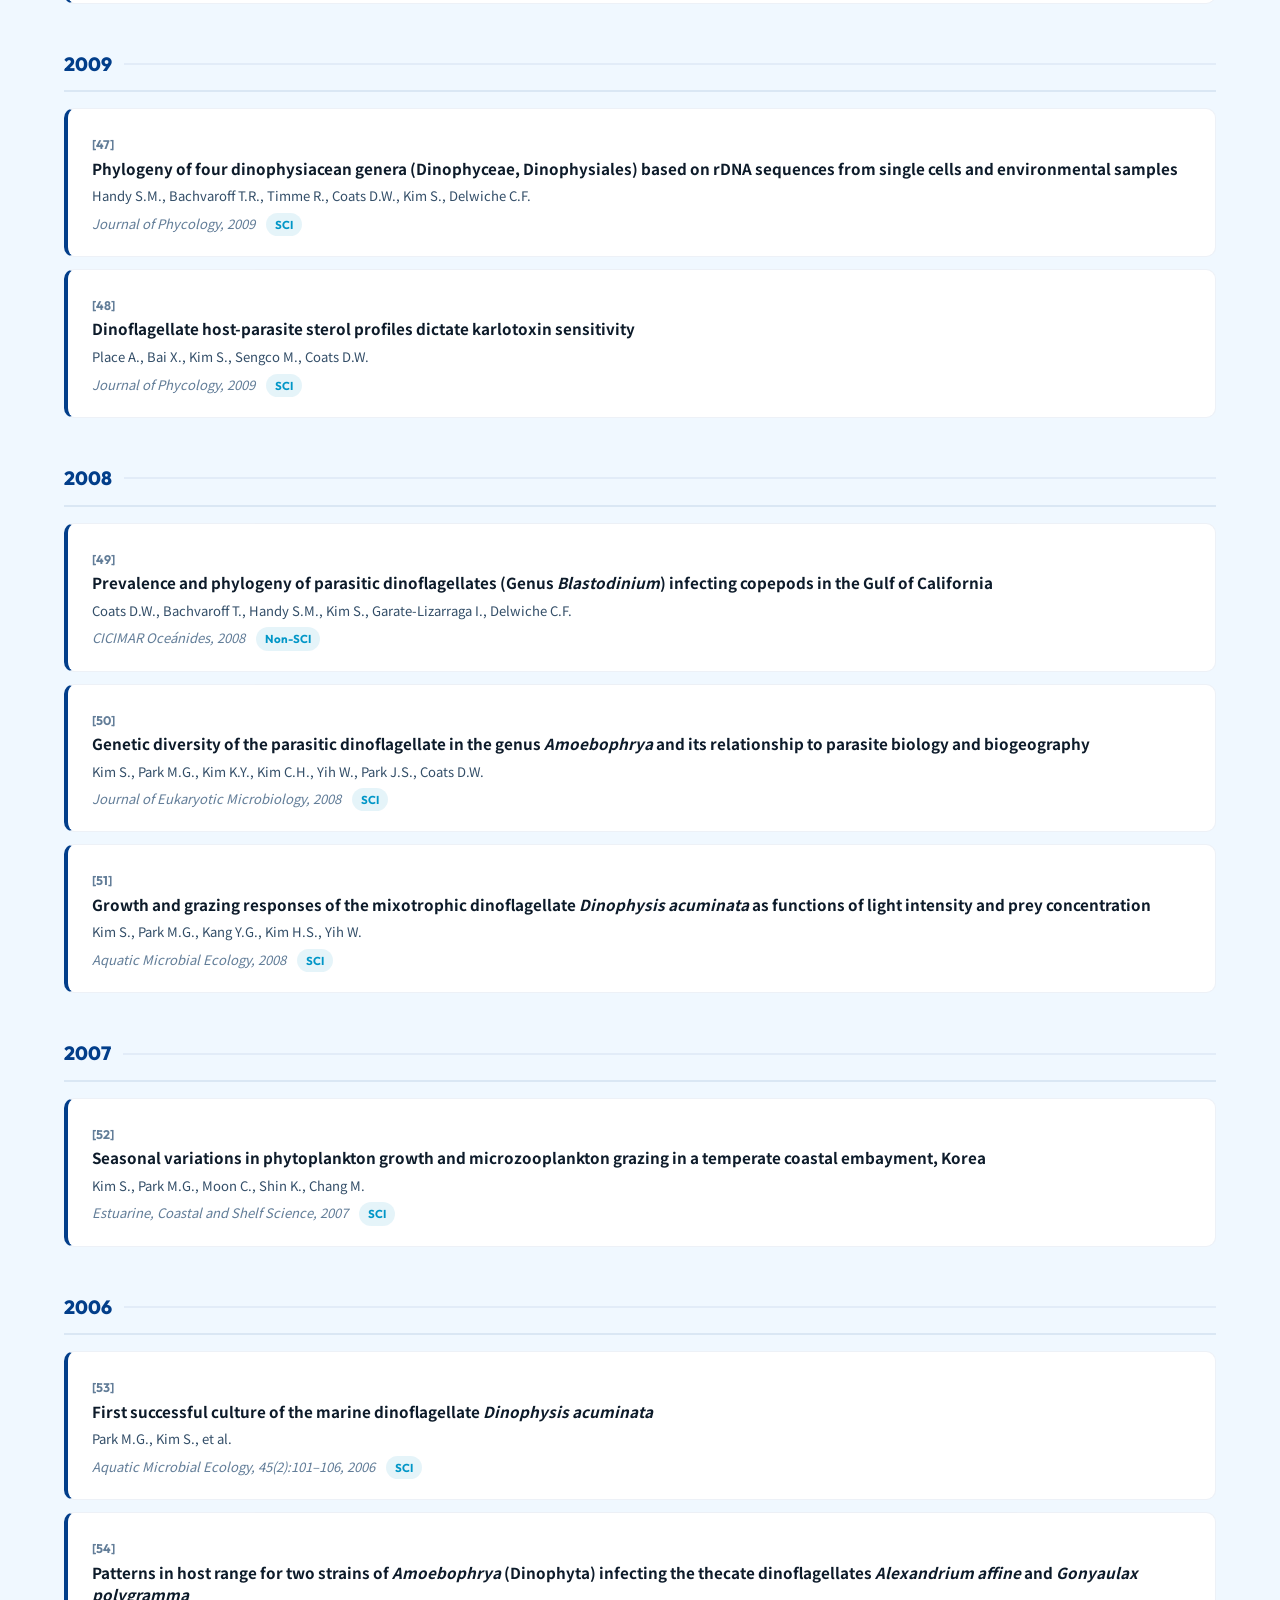
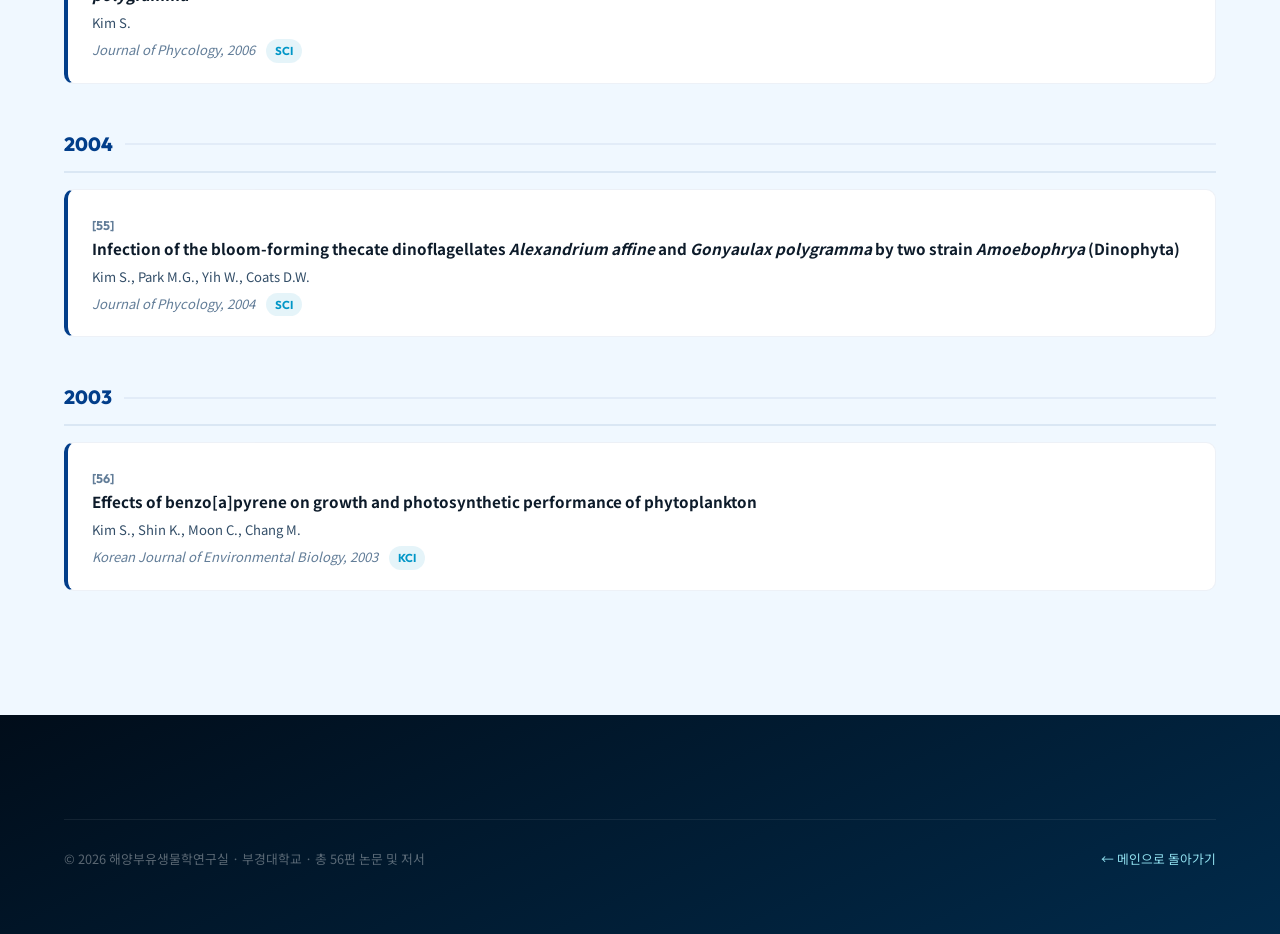
<file: pages/publications.html>
<!DOCTYPE html>

<html lang="en">
<head>
<meta charset="utf-8"/>
<meta content="width=device-width, initial-scale=1.0" name="viewport"/>
<!-- Security Headers for GitHub Pages -->
<meta content="upgrade-insecure-requests; default-src 'self' 'unsafe-inline' 'unsafe-eval' https: data:;" http-equiv="Content-Security-Policy"/>
<meta content="nosniff" http-equiv="X-Content-Type-Options"/>
<meta content="strict-origin-when-cross-origin" name="referrer"/>
<title>Publications | Marine Plankton Lab | PKNU</title>
<link href="../css/style.css" rel="stylesheet"/>
<link href="../css/pages.css" rel="stylesheet"/>
</head>
<body>
<nav class="navbar" id="navbar">
<a class="nav-brand" href="../index.html#home">
<div class="nav-logo-icon">
<img alt="MPL Logo" src="../images/대지 1.png"/>
</div>
<div class="nav-brand-text">
<h1>Marine Plankton Lab</h1>
<span>Marine Plankton Biology · PKNU</span>
</div>
</a>
<ul class="nav-links" id="nav-links">
<li><a href="../index.html#about">연구실 소개</a></li>
<li><a href="../index.html#research">연구 분야</a></li>
<li><a href="projects.html">연구 과제</a></li>
<li><a class="active" href="publications.html">논문 및 저서</a></li>
<li><a href="members.html">구성원</a></li>
<li><a href="equipment.html">연구 장비</a></li>
<li><a href="gallery.html">갤러리</a></li>
<li><a class="nav-cta" href="../index.html#contact">문의</a></li>
<li class="lang-toggle"><a href="publications_en.html">English</a></li>
</ul>
<button class="nav-toggle" id="nav-toggle"><span></span><span></span><span></span></button>
</nav>
<div class="page-hero">
<div class="page-hero-content">
<div class="section-tag">연구 성과</div>
<h1>논문 및 저서</h1>
<p>국제 학술지 논문 54편 (2006–2026) · 부경대학교 김선주 교수</p>
</div>
</div>
<main class="page-main">
<div class="page-inner">
<!-- Filter -->
<div class="pub-filter-bar">
<button class="pub-filter-btn active" onclick="filterPubs('all', this)">전체 (56)</button>
<button class="pub-filter-btn" onclick="filterPubs('parasites', this)">기생성 원생생물 (24)</button>
<button class="pub-filter-btn" onclick="filterPubs('dino', this)">와편모조류 (27)</button>
<button class="pub-filter-btn" onclick="filterPubs('hab', this)">유해조류대발생(HABs) (13)</button>
<button class="pub-filter-btn" onclick="filterPubs('molecular', this)">분자 및 진화 (26)</button>
<button class="pub-filter-btn" onclick="filterPubs('diatom', this)">규조류 기생생물 (6)</button>
<button class="pub-filter-btn" onclick="filterPubs('books', this)">저서 (2)</button>
</div>
<!-- 2026 -->
<div class="pub-year-group fade-in" data-y="2026">
<div class="pub-year-header">2026</div>
<div class="pub-item" data-topic="parasites diatom">
<span style="color:var(--text-light); font-size:0.78rem; font-family:'Outfit',sans-serif; font-weight:700;">[1]</span>
<div class="pub-item-title"><a href="https://doi.org/10.1101/2025.07.29.667418v1" rel="noopener" target="_blank">Phagocytosis repurposed: infection strategies in a global marine diatom-parasite
              interaction</a></div>
<div class="pub-item-authors">Mathur R. et al., Kim S.</div>
<div class="pub-item-journal"><em>Nature Microbiology</em>, 2026 <span class="pub-badge">In Revision
              (bioRxiv)</span></div>
</div>
<div class="pub-item" data-topic="parasites molecular">
<span style="color:var(--text-light); font-size:0.78rem; font-family:'Outfit',sans-serif; font-weight:700;">[2]</span>
<div class="pub-item-title"><a href="https://onlinelibrary.wiley.com/doi/full/10.1111/jpy.70160" rel="noopener" target="_blank">Unveiling the phylogenetic position of the type species of the syndinean genus
            <em>Amoebophrya</em> and broad divergence of the <em>A. ceratii</em> complex</a></div>
<div class="pub-item-authors">Kim S.*, Yoo J., Coats D.W.</div>
<div class="pub-item-journal"><em>Journal of Phycology</em>, 2026 <span class="pub-badge">SCI</span></div>
</div>
<div class="pub-item" data-topic="hab molecular">
<span style="color:var(--text-light); font-size:0.78rem; font-family:'Outfit',sans-serif; font-weight:700;">[3]</span>
<div class="pub-item-title"><a href="https://www.mdpi.com/2079-7737/15/3/219" rel="noopener" target="_blank">Multiplex qPCR assay for simultaneous detection of three PST-producing dinoflagellates in
              the East China Sea off southern Korea</a></div>
<div class="pub-item-authors">Heo J., Tran N., Kim K., Kim S., Youn S., Park B.*</div>
<div class="pub-item-journal"><em>Biology</em>, 15(1):73, 2026 <span class="pub-badge">SCI</span></div>
</div>
<div class="pub-item" data-topic="dino molecular">
<span style="color:var(--text-light); font-size:0.78rem; font-family:'Outfit',sans-serif; font-weight:700;">[4]</span>
<div class="pub-item-title"><a href="https://doi.org/10.1016/j.ejop.2026.126182" rel="noopener" target="_blank"><em>Azadinium fusiforme</em>, a new species of Amphidomataceae from Korean and Japanese
              coastal waters lacking azaspiracid production</a></div>
<div class="pub-item-authors">Tillmann U.*, Kuwata A., Cho K., …, Iwataki M.*, Kim S.*</div>
<div class="pub-item-journal"><em>European Journal of Protistology</em>, 2026 <span class="pub-badge">SCI</span></div>
</div>
<div class="pub-item" data-topic="parasites diatom">
<span style="color:var(--text-light); font-size:0.78rem; font-family:'Outfit',sans-serif; font-weight:700;">[5]</span>
<div class="pub-item-title"><a href="https://doi.org/10.1016/j.marenvres.2025.107654" rel="noopener" target="_blank">Environmental drivers modulate host-parasitoid coupling between the marine diatom
              <em>Chaetoceros</em> and the cercozoan <em>Pseudopirsonia</em></a></div>
<div class="pub-item-authors">Cho K., Kim S.*</div>
<div class="pub-item-journal"><em>Marine Environmental Research</em>, 2026;213:107654 <span class="pub-badge">SCI</span></div>
</div>
</div>
<!-- 2025 -->
<div class="pub-year-group fade-in" data-y="2025">
<div class="pub-year-header">2025</div>
<div class="pub-item" data-topic="parasites diatom">
<span style="color:var(--text-light); font-size:0.78rem; font-family:'Outfit',sans-serif; font-weight:700;">[6]</span>
<div class="pub-item-title"><a href="https://doi.org/10.12651/JSR.2025.14.4.395" rel="noopener" target="_blank">New Records of the Marine diatom parasites <em>Lagenisma coscinodisci</em> (Lagenismatales,
              Oomycetes) and <em>Paulsenella kornmannii</em> (Thoracosphaerales, Dinophyceae) in Korea</a></div>
<div class="pub-item-authors">Kim H., Kim S.*</div>
<div class="pub-item-journal"><em>Journal of Species Research</em>, 14(4):395–403, 2025 <span class="pub-badge">SCI</span></div>
</div>
<div class="pub-item" data-topic="diatom">
<span style="color:var(--text-light); font-size:0.78rem; font-family:'Outfit',sans-serif; font-weight:700;">[7]</span>
<div class="pub-item-title"><a href="https://doi.org/10.7837/kosomes.2025.31.1.043" rel="noopener" target="_blank">Temperature and pH-dependent Growth Response of the marine diatom <em>Chaetoceros
                constrictus</em> (MPL-Cc01) isolated from the Yongho Bay, Busan</a></div>
<div class="pub-item-authors">Cho K., Kim S.*</div>
<div class="pub-item-journal"><em>Journal of the Korean Society of Marine Environmental &amp; Safety</em>,
            31(1):43–50, 2025</div>
</div>
</div>
<!-- 2024 -->
<div class="pub-year-group fade-in" data-y="2024">
<div class="pub-year-header">2024</div>
<div class="pub-item" data-topic="parasites diatom molecular">
<span style="color:var(--text-light); font-size:0.78rem; font-family:'Outfit',sans-serif; font-weight:700;">[8]</span>
<div class="pub-item-title"><a href="https://doi.org/10.4490/algae.2024.39.11.15" rel="noopener" target="_blank">A novel parasitoid, <em>Pseudopirsonia chaetoceri</em> n. sp. (Imbricatea, Cercozoa), of
              marine diatoms discovered in Korean coastal waters</a></div>
<div class="pub-item-authors">Cho K., Kim S.*</div>
<div class="pub-item-journal"><em>Algae</em>, 39(4):225–239, 2024 <span class="pub-badge">SCI</span></div>
</div>
<div class="pub-item" data-topic="parasites molecular">
<span style="color:var(--text-light); font-size:0.78rem; font-family:'Outfit',sans-serif; font-weight:700;">[9]</span>
<div class="pub-item-title"><a href="https://doi.org/10.3389/fmars.2023.1296836" rel="noopener" target="_blank">Morphology of <em>Hobagella saltata</em> n. gen. and n. sp. (Syndiniophyceae, Miozoa)
              infecting the marine dinoflagellate <em>Cucumeridinium coeruleum</em> (Dinophyceae, Miozoa) and its
              potential onshore advection</a></div>
<div class="pub-item-authors">Yoo J., Kim S.*, Coats D.W.</div>
<div class="pub-item-journal"><em>Frontiers in Marine Science</em>, 10:1296836, 2024 <span class="pub-badge">SCI</span></div>
</div>
</div>
<!-- 2023 -->
<div class="pub-year-group fade-in" data-y="2023">
<div class="pub-year-header">2023</div>
<div class="pub-item" data-topic="hab molecular dino">
<span style="color:var(--text-light); font-size:0.78rem; font-family:'Outfit',sans-serif; font-weight:700;">[10]</span>
<div class="pub-item-title"><a href="https://doi.org/10.3390/toxins15070469" rel="noopener" target="_blank">Application of a Quantitative PCR to Investigate the Distribution and Dynamics of Two
              Morphologically Similar Species, <em>Karenia mikimotoi</em> and <em>K. papilionacea</em> (Dinophyceae) in
              Korean Coastal Waters</a></div>
<div class="pub-item-authors">Kim S., Cho M., Yoo J., Park B.S.</div>
<div class="pub-item-journal"><em>Toxins</em>, 15(7):469, 2023 <span class="pub-badge">SCI</span></div>
</div>
</div>
<!-- 2022 -->
<div class="pub-year-group fade-in" data-y="2022">
<div class="pub-year-header">2022</div>
<div class="pub-item" data-topic="parasites molecular">
<span style="color:var(--text-light); font-size:0.78rem; font-family:'Outfit',sans-serif; font-weight:700;">[11]</span>
<div class="pub-item-title"><a href="https://doi.org/10.1111/jeu.12953" rel="noopener" target="_blank">Syndinean dinoflagellates of the genus <em>Euduboscquella</em> are paraphyletic</a></div>
<div class="pub-item-authors">Yoo J., Coats D.W., Kim S.*</div>
<div class="pub-item-journal"><em>Journal of Eukaryotic Microbiology</em>, 69(2):e12953, 2022 · DOI:
            10.1111/jeu.12953 <span class="pub-badge">SCI</span></div>
</div>
<div class="pub-item" data-topic="hab">
<span style="color:var(--text-light); font-size:0.78rem; font-family:'Outfit',sans-serif; font-weight:700;">[12]</span>
<div class="pub-item-title"><a href="https://doi.org/10.3390/bioengineering9040170" rel="noopener" target="_blank">Rylene Dye-Loaded Polymeric nanoparticles for photothermal eradication of harmful
              dinoflagellates, <em>Akashiwo sanguinea</em> and <em>Alexandrium pacificum</em></a></div>
<div class="pub-item-authors">Tumpar A., Kang J., Yoo J., Kim S.*, Kwak M.*</div>
<div class="pub-item-journal"><em>Bioengineering</em>, 9:170, 2022 · DOI: 10.3390/bioengineering9040170 <span class="pub-badge">SCI</span></div>
</div>
</div>
<!-- 2021 -->
<div class="pub-year-group fade-in" data-y="2021">
<div class="pub-year-header">2021</div>
<div class="pub-item" data-topic="dino molecular">
<span style="color:var(--text-light); font-size:0.78rem; font-family:'Outfit',sans-serif; font-weight:700;">[13]</span>
<div class="pub-item-title"><a href="https://doi.org/10.11626/KJEB.2021.39.4.573" rel="noopener" target="_blank">New records of five taxa of unarmored and thin-walled dinoflagellates from brackish and
              coastal waters of Korea</a></div>
<div class="pub-item-authors">Choi H., Cho M., Kim S.*</div>
<div class="pub-item-journal"><em>Korean Journal of Environmental Biology</em>, 39(4):573–580, 2021</div>
</div>
<div class="pub-item" data-topic="dino molecular">
<span style="color:var(--text-light); font-size:0.78rem; font-family:'Outfit',sans-serif; font-weight:700;">[14]</span>
<div class="pub-item-title"><a href="https://doi.org/10.1016/j.ejop.2021.125797" rel="noopener" target="_blank"><em>Heterocapsa busanensis</em> sp. nov. (Peridiniales, Dinophyceae): A new marine thecate
              dinoflagellate from Korean coastal waters</a></div>
<div class="pub-item-authors">Choi H., Kim S.*</div>
<div class="pub-item-journal"><em>European Journal of Protistology</em>, 79:e125797, 2021 · DOI:
            10.1016/j.ejop.2021.125797 <span class="pub-badge">SCI</span></div>
</div>
<div class="pub-item" data-topic="dino">
<span style="color:var(--text-light); font-size:0.78rem; font-family:'Outfit',sans-serif; font-weight:700;">[15]</span>
<div class="pub-item-title"><a href="https://doi.org/10.11626/KJEB.2021.39.2.236" rel="noopener" target="_blank">Newly recorded unarmored dinoflagellates in the family Kareniaceae (Gymnodiniales,
              Dinophyceae) in brackish and coastal waters of Korea</a></div>
<div class="pub-item-authors">Cho M., Choi H., Nam S.W., Kim S.*</div>
<div class="pub-item-journal"><em>Korean Journal of Environmental Biology</em>, 39(2):236–244, 2021</div>
</div>
<div class="pub-item" data-topic="molecular">
<span style="color:var(--text-light); font-size:0.78rem; font-family:'Outfit',sans-serif; font-weight:700;">[16]</span>
<div class="pub-item-title"><a href="https://www.tandfonline.com/doi/full/10.1080/23802359.2021.1915713" rel="noopener" target="_blank">The complete mitochondrial genome and phylogeny of <em>Diacronema
                viridis</em> (Pavlovales,
              Pavlovophyceae)</a></div>
<div class="pub-item-authors">Kim S.Y., Kim S., Yang E.C.*</div>
<div class="pub-item-journal"><em>Mitochondrial DNA Part B</em>, 6(6):1702–1703, 2021 <span class="pub-badge">SCI</span></div>
</div>
<div class="pub-item" data-topic="books">
<span style="color:var(--text-light); font-size:0.78rem; font-family:'Outfit',sans-serif; font-weight:700;">[17]</span>
<div class="pub-item-title">해양생물학 11 판 Marine biology 11th</div>
<div class="pub-item-authors">강창근 외</div>
<div class="pub-item-journal">㈜라이프사이언스, 462pp, 2021 <span class="pub-badge non-sci">Book</span></div>
</div>
</div>
<!-- 2020 -->
<div class="pub-year-group fade-in" data-y="2020">
<div class="pub-year-header">2020</div>
<div class="pub-item" data-topic="parasites dino">
<span style="color:var(--text-light); font-size:0.78rem; font-family:'Outfit',sans-serif; font-weight:700;">[18]</span>
<div class="pub-item-title"><a href="https://doi.org/10.11626/KJEB.2020.38.4.567" rel="noopener" target="_blank">Infection of marine diatom <em>Coscinodiscus wailesii</em> (Bacillariophyceae) by the
              parasitic nanoflagellate <em>Pirsonia diadema</em> (Stramenopiles) from Yongho Bay in Korea</a></div>
<div class="pub-item-authors">Yoo J., Kim S.*</div>
<div class="pub-item-journal"><em>Korean Journal of Environmental Biology</em>, 38(4):567–577, Dec 2020</div>
</div>
<div class="pub-item" data-topic="hab parasites">
<span style="color:var(--text-light); font-size:0.78rem; font-family:'Outfit',sans-serif; font-weight:700;">[19]</span>
<div class="pub-item-title"><a href="https://doi.org/10.1111/mec.15714" rel="noopener" target="_blank">Zooming
              on dynamics of marine microbial communities in the phycosphere of <em>Akashiwo sanguinea</em> (Dinophyta)
              blooms</a></div>
<div class="pub-item-authors">Kang J. et al., Kim S.</div>
<div class="pub-item-journal"><em>Molecular Ecology</em>, 30(1):207–221, Oct 2020 <span class="pub-badge">SCI</span></div>
</div>
</div>
<!-- 2019 -->
<div class="pub-year-group fade-in" data-y="2019">
<div class="pub-year-header">2019</div>
<div class="pub-item" data-topic="hab dino">
<span style="color:var(--text-light); font-size:0.78rem; font-family:'Outfit',sans-serif; font-weight:700;">[20]</span>
<div class="pub-item-title"><a href="https://doi.org/10.7850/jkso.2019.24.2.236" rel="noopener" target="_blank">Distribution and molecular phylogeny of the toxic benthic dinoflagellate
              <em>Ostreopsis</em> sp. in the coastal waters off Jeju Island, Korea</a></div>
<div class="pub-item-authors">Kim S.*, Seo H.</div>
<div class="pub-item-journal"><em>Journal of Korean Society of Oceanography</em>, 24(2):236–248, Mar 2019</div>
</div>
<div class="pub-item" data-topic="parasites hab">
<span style="color:var(--text-light); font-size:0.78rem; font-family:'Outfit',sans-serif; font-weight:700;">[21]</span>
<div class="pub-item-title"><a href="https://doi.org/10.1016/j.hal.2019.03.012" rel="noopener" target="_blank">Dynamics of <em>Amoebophrya</em> parasites during recurrent blooms of the ichthyotoxic
              dinoflagellate <em>Cochlodinium polykrikoides</em> in Korean coastal waters</a></div>
<div class="pub-item-authors">Park B.<sup>†</sup>, Kim S.<sup>†</sup> (co-first), Kim J.H., Kim J.H., Han
            M.S.*</div>
<div class="pub-item-journal"><em>Harmful Algae</em>, 84:119–126, Apr 2019 <span class="pub-badge">SCI</span></div>
</div>
<div class="pub-item" data-topic="molecular">
<span style="color:var(--text-light); font-size:0.78rem; font-family:'Outfit',sans-serif; font-weight:700;">[22]</span>
<div class="pub-item-title"><a href="https://doi.org/10.1038/s41598-019-38621-8" rel="noopener" target="_blank">Evolutionary dynamics of the chromatophore genome in three photosynthetic
              <em>Paulinella</em> species</a></div>
<div class="pub-item-authors">Lhee D., Ha J.S., Kim S., Park M.G., Bhattacharya D., Yoon H.S.</div>
<div class="pub-item-journal"><em>Scientific Reports</em>, 9:2560–2671, Feb 2019 <span class="pub-badge">SCI</span></div>
</div>
</div>
<!-- 2018 -->
<div class="pub-year-group fade-in" data-y="2018">
<div class="pub-year-header">2018</div>
<div class="pub-item" data-topic="parasites">
<span style="color:var(--text-light); font-size:0.78rem; font-family:'Outfit',sans-serif; font-weight:700;">[23]</span>
<div class="pub-item-title"><a href="https://doi.org/10.4490/algae.2018.33.1.1" rel="noopener" target="_blank">Revisiting the <em>Parvilucifera infectans / P. sinerae</em> (Alveolata, Perkinsozoa)
              species complex, two parasitoids of dinoflagellates</a></div>
<div class="pub-item-authors">Jeon B.S., Nam S.W., Kim S., Park M.G.</div>
<div class="pub-item-journal"><em>Algae</em>, 33(1):1–19, 2018 <span class="pub-badge">SCI</span></div>
</div>
<div class="pub-item" data-topic="parasites hab">
<span style="color:var(--text-light); font-size:0.78rem; font-family:'Outfit',sans-serif; font-weight:700;">[24]</span>
<div class="pub-item-title"><a href="https://doi.org/10.7850/jkso.2018.23.1.20" rel="noopener" target="_blank">Effect of water temperature on infectivity of the parasitoid <em>Amoebophrya</em> sp.
              infecting the harmful bloom-forming dinoflagellate <em>Akashiwo sanguinea</em></a></div>
<div class="pub-item-authors">Jung Y., Kim S.*</div>
<div class="pub-item-journal"><em>The Sea (Journal of Korean Society of Oceanography)</em>, 23(1):20–31, 2018</div>
</div>
</div>
<!-- 2017 -->
<div class="pub-year-group fade-in" data-y="2017">
<div class="pub-year-header">2017</div>
<div class="pub-item" data-topic="parasites diatom molecular">
<span style="color:var(--text-light); font-size:0.78rem; font-family:'Outfit',sans-serif; font-weight:700;">[25]</span>
<div class="pub-item-title"><a href="https://doi.org/10.4490/algae.2017.32.9.2" rel="noopener" target="_blank">Morphological observations and phylogenetic position of the parasitoid nanoflagellate
              <em>Pseudopirsonia</em> sp. (Cercozoa) infecting the marine diatom <em>Coscinodiscus wailesii</em>
              (Bacillariophyta)</a></div>
<div class="pub-item-authors">Kim S., Jeon B.S., Park M.G.</div>
<div class="pub-item-journal"><em>Algae</em>, 32(3):181–187, 2017 <span class="pub-badge">SCI</span></div>
</div>
<div class="pub-item" data-topic="dino hab molecular">
<span style="color:var(--text-light); font-size:0.78rem; font-family:'Outfit',sans-serif; font-weight:700;">[26]</span>
<div class="pub-item-title"><a href="https://doi.org/10.1016/j.hal.2017.02.003" rel="noopener" target="_blank">Feeding characteristics and molecular phylogeny of the thecate mixotrophic dinoflagellate
              <em>Fragilidium mexicanum</em></a></div>
<div class="pub-item-authors">Kim S., Park M.G.</div>
<div class="pub-item-journal"><em>Harmful Algae</em>, 63:154–163, 2017 <span class="pub-badge">SCI</span></div>
</div>
</div>
<!-- 2016 -->
<div class="pub-year-group fade-in" data-y="2016">
<div class="pub-year-header">2016</div>
<div class="pub-item" data-topic="parasites hab">
<span style="color:var(--text-light); font-size:0.78rem; font-family:'Outfit',sans-serif; font-weight:700;">[27]</span>
<div class="pub-item-title"><a href="https://doi.org/10.1016/j.hal.2015.10.012" rel="noopener" target="_blank">Effect of the endoparasite <em>Amoebophrya</em> sp. on toxin content and composition in the
              paralytic shellfish poisoning dinoflagellate <em>Alexandrium fundyense</em> (Dinophyceae)</a></div>
<div class="pub-item-authors">Kim S., Park M.G.</div>
<div class="pub-item-journal"><em>Harmful Algae</em>, 51:10–15, 2016 <span class="pub-badge">SCI</span></div>
</div>
<div class="pub-item" data-topic="molecular">
<span style="color:var(--text-light); font-size:0.78rem; font-family:'Outfit',sans-serif; font-weight:700;">[28]</span>
<div class="pub-item-title"><a href="https://doi.org/10.1016/j.protis.2015.11.002" rel="noopener" target="_blank"><em>Paulinella longichromatophora</em> sp. nov., a new marine photosynthetic testate amoeba
              containing a chromatophore</a></div>
<div class="pub-item-authors">Kim S., Park M.G.</div>
<div class="pub-item-journal"><em>Protist</em>, 167:1–12, 2016 <span class="pub-badge">SCI</span></div>
</div>
<div class="pub-item" data-topic="books">
<span style="color:var(--text-light); font-size:0.78rem; font-family:'Outfit',sans-serif; font-weight:700;">[29]</span>
<div class="pub-item-title">Parasitic dinoflagellates</div>
<div class="pub-item-authors">Kim S., Park M.G.</div>
<div class="pub-item-journal">In: JK Choi (Eds.), Korean Protists. (in Korean), 2016 <span class="pub-badge non-sci">Book</span></div>
</div>
</div>
<!-- 2015 -->
<div class="pub-year-group fade-in" data-y="2015">
<div class="pub-year-header">2015</div>
<div class="pub-item" data-topic="dino molecular">
<span style="color:var(--text-light); font-size:0.78rem; font-family:'Outfit',sans-serif; font-weight:700;">[30]</span>
<div class="pub-item-title"><a href="https://doi.org/10.7850/jkso.2015.20.4.216" rel="noopener" target="_blank">Diversity and phylogenetic position of unarmored dinoflagellates from the coastal waters of Korea</a></div>
<div class="pub-item-authors">Kim S., Choi H.S., Park M.G.</div>
<div class="pub-item-journal"><em>The Sea (Journal of Korean Society of Oceanography)</em>, 20(4):216–226, 2015</div>
</div>
<div class="pub-item" data-topic="dino hab">
<span style="color:var(--text-light); font-size:0.78rem; font-family:'Outfit',sans-serif; font-weight:700;">[31]</span>
<div class="pub-item-title"><a href="https://doi.org/10.4217/OPR.2015.37.3.201" rel="noopener" target="_blank">Semi-daily variations in populations of the dinoflagellates <em>Dinophysis acuminata</em>
              and a mixotrophic prey ciliate, <em>Mesodinium rubrum</em></a></div>
<div class="pub-item-authors">Kim S., Kim H.S., Kang Y.G., Park M.G.</div>
<div class="pub-item-journal"><em>Ocean and Polar Research</em>, 37(3):201–209, 2015</div>
</div>
<div class="pub-item" data-topic="dino">
<span style="color:var(--text-light); font-size:0.78rem; font-family:'Outfit',sans-serif; font-weight:700;">[32]</span>
<div class="pub-item-title"><a href="https://doi.org/10.4490/algae.2015.30.1.035" rel="noopener" target="_blank">Obligate mixotrophy of the pigmented dinoflagellate <em>Polykrikos lebourae</em></a></div>
<div class="pub-item-authors">Kim S., Yoon J., Park M.G.</div>
<div class="pub-item-journal"><em>Algae</em>, 30(1):35–47, 2015 <span class="pub-badge">SCI</span></div>
</div>
<div class="pub-item" data-topic="dino">
<span style="color:var(--text-light); font-size:0.78rem; font-family:'Outfit',sans-serif; font-weight:700;">[33]</span>
<div class="pub-item-title"><a href="https://doi.org/10.1016/j.hal.2015.01.006" rel="noopener" target="_blank">Phased cell division and facultative mixotrophy of <em>Fragilidium duplocampanaeforme</em></a></div>
<div class="pub-item-authors">Park M.G., Kim M., Kim S.</div>
<div class="pub-item-journal"><em>Harmful Algae</em>, 43:20–30, 2015 <span class="pub-badge">SCI</span></div>
</div>
<div class="pub-item" data-topic="molecular dino">
<span style="color:var(--text-light); font-size:0.78rem; font-family:'Outfit',sans-serif; font-weight:700;">[34]</span>
<div class="pub-item-title"><a href="https://scholar.google.com/scholar?q=Occurrence%20and%20molecular%20phylogenetic%20characteristics%20of%20benthic%20sand-dwelling%20dinoflagellates%20in%20intertidal%20flat%20of%20Dongho%2C%20west%20coast%20of%20Korea%20Kim%20S." rel="noopener" target="_blank">Occurrence and molecular phylogenetic characteristics of benthic sand-dwelling dinoflagellates in intertidal flat of Dongho, west coast of Korea</a></div>
<div class="pub-item-authors">Kim S., Yoon J., Park M.G.</div>
<div class="pub-item-journal"><em>The Sea</em>, 2015 <span class="pub-badge non-sci">KCI</span></div>
</div>
</div>
<!-- 2014 -->
<div class="pub-year-group fade-in" data-y="2014">
<div class="pub-year-header">2014</div>
<div class="pub-item" data-topic="molecular dino">
<span style="color:var(--text-light); font-size:0.78rem; font-family:'Outfit',sans-serif; font-weight:700;">[35]</span>
<div class="pub-item-title"><a href="https://doi.org/10.4467/16890027AP.14.004.1437" rel="noopener" target="_blank">The acquisition of plastids/phototrophy in heterotrophic dinoflagellates</a></div>
<div class="pub-item-authors">Park M.G., Kim M., Kim S.</div>
<div class="pub-item-journal"><em>Acta Protozoologica</em>, 53:39–50, Jan 2014</div>
</div>
<div class="pub-item" data-topic="parasites molecular">
<span style="color:var(--text-light); font-size:0.78rem; font-family:'Outfit',sans-serif; font-weight:700;">[36]</span>
<div class="pub-item-title"><a href="https://doi.org/10.1111/jeu.12093" rel="noopener" target="_blank"><em>Amoebophrya</em> spp. from the bloom-forming dinoflagellate <em>Cochlodinium polykrikoides</em></a></div>
<div class="pub-item-authors">Kim S.*, Park M.G.</div>
<div class="pub-item-journal"><em>Journal of Eukaryotic Microbiology</em>, 61(2):161–171, Mar/Apr 2014 <span class="pub-badge">SCI</span></div>
</div>
<div class="pub-item" data-topic="parasites dino">
<span style="color:var(--text-light); font-size:0.78rem; font-family:'Outfit',sans-serif; font-weight:700;">[37]</span>
<div class="pub-item-title"><a href="https://doi.org/10.7850/jkso.2014.19.3.183" rel="noopener" target="_blank">Spatio-temporal distribution of the parasitic dinoflagellate <em>Amoebophrya</em> sp.</a></div>
<div class="pub-item-authors">Kim S., Park M.G.</div>
<div class="pub-item-journal"><em>The Sea (Journal of Korean Society of Oceanography)</em>, 19(3):183–192, 2014</div>
</div>
</div>
<!-- 2013 -->
<div class="pub-year-group fade-in" data-y="2013">
<div class="pub-year-header">2013</div>
<div class="pub-item" data-topic="molecular dino">
<span style="color:var(--text-light); font-size:0.78rem; font-family:'Outfit',sans-serif; font-weight:700;">[38]</span>
<div class="pub-item-title"><a href="https://doi.org/10.1371/journal.pone.0054315" rel="noopener" target="_blank">Still acting Green: Continued expression of photosynthetic genes in the heterotrophic dinoflagellate <em>Pfiesteria piscicida</em></a></div>
<div class="pub-item-authors">Coats D.W., Kim S., et al.</div>
<div class="pub-item-journal"><em>PLOS ONE</em>, 8(1):e54315, 2013 <span class="pub-badge">SCI</span></div>
</div>
<div class="pub-item" data-topic="parasites hab">
<span style="color:var(--text-light); font-size:0.78rem; font-family:'Outfit',sans-serif; font-weight:700;">[39]</span>
<div class="pub-item-title"><a href="https://doi.org/10.1016/j.hal.2013.10.005" rel="noopener" target="_blank">Parasitism of harmful dinoflagellates in Korean coastal waters</a></div>
<div class="pub-item-authors">Park M.G., Kim S.*, Shin E.Y., Yih W., Coats W.D.</div>
<div class="pub-item-journal"><em>Harmful Algae</em>, 30:S62–S74, Dec 2013 <span class="pub-badge">SCI</span></div>
</div>
<div class="pub-item" data-topic="hab">
<span style="color:var(--text-light); font-size:0.78rem; font-family:'Outfit',sans-serif; font-weight:700;">[40]</span>
<div class="pub-item-title"><a href="https://doi.org/10.7850/jkso.2013.18.2.101" rel="noopener" target="_blank">Red tides in Shiwa Bay, Korea in 2011</a></div>
<div class="pub-item-authors">Kim S., Cho M.H., Park M.G.</div>
<div class="pub-item-journal"><em>Journal of the Korean Society of Oceanography</em>, 18(2):101–110, 2013</div>
</div>
</div>
<!-- 2012 -->
<div class="pub-year-group fade-in" data-y="2012">
<div class="pub-year-header">2012</div>
<div class="pub-item" data-topic="parasites molecular">
<span style="color:var(--text-light); font-size:0.78rem; font-family:'Outfit',sans-serif; font-weight:700;">[41]</span>
<div class="pub-item-title"><a href="https://doi.org/10.1128/AEM.01424-12" rel="noopener" target="_blank">Molecular diversity of the syndinean genus <em>Euduboscquella</em> based on single-cell PCR analysis</a></div>
<div class="pub-item-authors">Kim S., Park M.G., et al.</div>
<div class="pub-item-journal"><em>Applied and Environmental Microbiology</em>, 78(19):6986–6995, 2012 <span class="pub-badge">SCI</span></div>
</div>
<div class="pub-item" data-topic="ecology dino">
<span style="color:var(--text-light); font-size:0.78rem; font-family:'Outfit',sans-serif; font-weight:700;">[42]</span>
<div class="pub-item-title"><a href="https://scholar.google.com/scholar?q=The%20marine%20dinoflagellate%20genus%20Dinophysis%20can%20retain%20plastids%20of%20multiple%20algal%20origins%20at%20the%20same%20time%20Kim%20M." rel="noopener" target="_blank">The marine dinoflagellate genus <em>Dinophysis</em> can retain plastids of multiple algal origins at the same time</a></div>
<div class="pub-item-authors">Kim M., Kim S., Yih W., Park M.G.</div>
<div class="pub-item-journal"><em>Harmful Algae</em>, 2012 <span class="pub-badge">SCI</span></div>
</div>
</div>
<!-- 2011 -->
<div class="pub-year-group fade-in" data-y="2011">
<div class="pub-year-header">2011</div>
<div class="pub-item" data-topic="molecular dino">
<span style="color:var(--text-light); font-size:0.78rem; font-family:'Outfit',sans-serif; font-weight:700;">[43]</span>
<div class="pub-item-title"><a href="https://doi.org/10.1093/molbev/msq332" rel="noopener" target="_blank">Dynamics of actin evolution in dinoflagellates</a></div>
<div class="pub-item-authors">Kim S., Park M.G., et al.</div>
<div class="pub-item-journal"><em>Molecular Biology and Evolution</em>, 28(4):1469–1480, 2011 <span class="pub-badge">SCI</span></div>
</div>
<div class="pub-item" data-topic="dino hab">
<span style="color:var(--text-light); font-size:0.78rem; font-family:'Outfit',sans-serif; font-weight:700;">[44]</span>
<div class="pub-item-title"><a href="https://doi.org/10.3354/ame01469" rel="noopener" target="_blank">Feeding behavior of the thecate mixotrophic dinoflagellate <em>Oxyphysis oxytoxoides</em></a></div>
<div class="pub-item-authors">Kim S., Park M.G., et al.</div>
<div class="pub-item-journal"><em>Aquatic Microbial Ecology</em>, 62(3):279–287, 2011 <span class="pub-badge">SCI</span></div>
</div>
</div>
<!-- 2010 -->
<div class="pub-year-group fade-in" data-y="2010">
<div class="pub-year-header">2010</div>
<div class="pub-item" data-topic="parasites molecular">
<span style="color:var(--text-light); font-size:0.78rem; font-family:'Outfit',sans-serif; font-weight:700;">[45]</span>
<div class="pub-item-title"><a href="https://doi.org/10.1111/j.1550-7408.2010.00501.x" rel="noopener" target="_blank"><em>Tintinnophagus acutus</em> n. g., n. sp. (Phylum Ciliophora), a Parasite of Tintinnid Ciliates</a></div>
<div class="pub-item-authors">Kim S., Park M.G., et al.</div>
<div class="pub-item-journal"><em>Journal of Eukaryotic Microbiology</em>, 57(6):468–482, 2010 <span class="pub-badge">SCI</span></div>
</div>
<div class="pub-item" data-topic="dino molecular">
<span style="color:var(--text-light); font-size:0.78rem; font-family:'Outfit',sans-serif; font-weight:700;">[46]</span>
<div class="pub-item-title"><a href="https://doi.org/10.1111/j.1529-8817.2009.00790.x" rel="noopener" target="_blank">Does <em>Dinophysis caudata</em>... have permanent plastids?</a></div>
<div class="pub-item-authors">Kim S., Park M.G., et al.</div>
<div class="pub-item-journal"><em>Journal of Phycology</em>, 46(2):236–242, 2010 <span class="pub-badge">SCI</span></div>
</div>
</div>
<!-- 2009 -->
<div class="pub-year-group fade-in" data-y="2009">
<div class="pub-year-header">2009</div>
<div class="pub-item" data-topic="molecular dino">
<span style="color:var(--text-light); font-size:0.78rem; font-family:'Outfit',sans-serif; font-weight:700;">[47]</span>
<div class="pub-item-title"><a href="https://scholar.google.com/scholar?q=Phylogeny%20of%20four%20dinophysiacean%20genera%20%28Dinophyceae%2C%20Dinophysiales%29%20based%20on%20rDNA%20sequences%20from%20single%20cells%20and%20environmental%20samples%20Handy%20S.M." rel="noopener" target="_blank">Phylogeny of four dinophysiacean genera (Dinophyceae, Dinophysiales) based on rDNA sequences from single cells and environmental samples</a></div>
<div class="pub-item-authors">Handy S.M., Bachvaroff T.R., Timme R., Coats D.W., Kim S., Delwiche C.F.</div>
<div class="pub-item-journal"><em>Journal of Phycology</em>, 2009 <span class="pub-badge">SCI</span></div>
</div>
<div class="pub-item" data-topic="parasites ecology dino">
<span style="color:var(--text-light); font-size:0.78rem; font-family:'Outfit',sans-serif; font-weight:700;">[48]</span>
<div class="pub-item-title"><a href="https://scholar.google.com/scholar?q=Dinoflagellate%20host-parasite%20sterol%20profiles%20dictate%20karlotoxin%20sensitivity%20Place%20A." rel="noopener" target="_blank">Dinoflagellate host-parasite sterol profiles dictate karlotoxin sensitivity</a></div>
<div class="pub-item-authors">Place A., Bai X., Kim S., Sengco M., Coats D.W.</div>
<div class="pub-item-journal"><em>Journal of Phycology</em>, 2009 <span class="pub-badge">SCI</span></div>
</div>
</div>
<!-- 2008 -->
<div class="pub-year-group fade-in" data-y="2008">
<div class="pub-year-header">2008</div>
<div class="pub-item" data-topic="parasites molecular dino">
<span style="color:var(--text-light); font-size:0.78rem; font-family:'Outfit',sans-serif; font-weight:700;">[49]</span>
<div class="pub-item-title"><a href="https://scholar.google.com/scholar?q=Prevalence%20and%20phylogeny%20of%20parasitic%20dinoflagellates%20%28Genus%20Blastodinium%29%20infecting%20copepods%20in%20the%20Gulf%20of%20California%20Coats%20D.W." rel="noopener" target="_blank">Prevalence and phylogeny of parasitic dinoflagellates (Genus <em>Blastodinium</em>) infecting copepods in the Gulf of California</a></div>
<div class="pub-item-authors">Coats D.W., Bachvaroff T., Handy S.M., Kim S., Garate-Lizarraga I., Delwiche C.F.</div>
<div class="pub-item-journal"><em>CICIMAR Oceánides</em>, 2008 <span class="pub-badge non-sci">Non-SCI</span></div>
</div>
<div class="pub-item" data-topic="parasites molecular">
<span style="color:var(--text-light); font-size:0.78rem; font-family:'Outfit',sans-serif; font-weight:700;">[50]</span>
<div class="pub-item-title"><a href="https://scholar.google.com/scholar?q=Genetic%20diversity%20of%20the%20parasitic%20dinoflagellate%20in%20the%20genus%20Amoebophrya%20and%20its%20relationship%20to%20parasite%20biology%20and%20biogeography%20Kim%20S." rel="noopener" target="_blank">Genetic diversity of the parasitic dinoflagellate in the genus <em>Amoebophrya</em> and its relationship to parasite biology and biogeography</a></div>
<div class="pub-item-authors">Kim S., Park M.G., Kim K.Y., Kim C.H., Yih W., Park J.S., Coats D.W.</div>
<div class="pub-item-journal"><em>Journal of Eukaryotic Microbiology</em>, 2008 <span class="pub-badge">SCI</span></div>
</div>
<div class="pub-item" data-topic="ecology dino">
<span style="color:var(--text-light); font-size:0.78rem; font-family:'Outfit',sans-serif; font-weight:700;">[51]</span>
<div class="pub-item-title"><a href="https://scholar.google.com/scholar?q=Growth%20and%20grazing%20responses%20of%20the%20mixotrophic%20dinoflagellate%20Dinophysis%20acuminata%20as%20functions%20of%20light%20intensity%20and%20prey%20concentration%20Kim%20S." rel="noopener" target="_blank">Growth and grazing responses of the mixotrophic dinoflagellate <em>Dinophysis acuminata</em> as functions of light intensity and prey concentration</a></div>
<div class="pub-item-authors">Kim S., Park M.G., Kang Y.G., Kim H.S., Yih W.</div>
<div class="pub-item-journal"><em>Aquatic Microbial Ecology</em>, 2008 <span class="pub-badge">SCI</span></div>
</div>
</div>
<!-- 2007 -->
<div class="pub-year-group fade-in" data-y="2007">
<div class="pub-year-header">2007</div>
<div class="pub-item" data-topic="ecology">
<span style="color:var(--text-light); font-size:0.78rem; font-family:'Outfit',sans-serif; font-weight:700;">[52]</span>
<div class="pub-item-title"><a href="https://scholar.google.com/scholar?q=Seasonal%20variations%20in%20phytoplankton%20growth%20and%20microzooplankton%20grazing%20in%20a%20temperate%20coastal%20embayment%2C%20Korea%20Kim%20S." rel="noopener" target="_blank">Seasonal variations in phytoplankton growth and microzooplankton grazing in a temperate coastal embayment, Korea</a></div>
<div class="pub-item-authors">Kim S., Park M.G., Moon C., Shin K., Chang M.</div>
<div class="pub-item-journal"><em>Estuarine, Coastal and Shelf Science</em>, 2007 <span class="pub-badge">SCI</span></div>
</div>
</div>
<!-- 2006 -->
<div class="pub-year-group fade-in" data-y="2006">
<div class="pub-year-header">2006</div>
<div class="pub-item" data-topic="dino">
<span style="color:var(--text-light); font-size:0.78rem; font-family:'Outfit',sans-serif; font-weight:700;">[53]</span>
<div class="pub-item-title"><a href="https://doi.org/10.3354/ame045101" rel="noopener" target="_blank">First successful culture of the marine dinoflagellate <em>Dinophysis acuminata</em></a></div>
<div class="pub-item-authors">Park M.G., Kim S., et al.</div>
<div class="pub-item-journal"><em>Aquatic Microbial Ecology</em>, 45(2):101–106, 2006 <span class="pub-badge">SCI</span></div>
</div>
<div class="pub-item" data-topic="parasites ecology dino">
<span style="color:var(--text-light); font-size:0.78rem; font-family:'Outfit',sans-serif; font-weight:700;">[54]</span>
<div class="pub-item-title"><a href="https://scholar.google.com/scholar?q=Patterns%20in%20host%20range%20for%20two%20strains%20of%20Amoebophrya%20%28Dinophyta%29%20infecting%20the%20thecate%20dinoflagellates%20Alexandrium%20affine%20and%20Gonyaulax%20polygramma%20Kim%20S." rel="noopener" target="_blank">Patterns in host range for two strains of <em>Amoebophrya</em> (Dinophyta) infecting the thecate dinoflagellates <em>Alexandrium affine</em> and <em>Gonyaulax polygramma</em></a></div>
<div class="pub-item-authors">Kim S.</div>
<div class="pub-item-journal"><em>Journal of Phycology</em>, 2006 <span class="pub-badge">SCI</span></div>
</div>
</div>
<!-- 2004 -->
<div class="pub-year-group fade-in" data-y="2004">
<div class="pub-year-header">2004</div>
<div class="pub-item" data-topic="parasites ecology dino">
<span style="color:var(--text-light); font-size:0.78rem; font-family:'Outfit',sans-serif; font-weight:700;">[55]</span>
<div class="pub-item-title"><a href="https://scholar.google.com/scholar?q=Infection%20of%20the%20bloom-forming%20thecate%20dinoflagellates%20Alexandrium%20affine%20and%20Gonyaulax%20polygramma%20by%20two%20strain%20Amoebophrya%20%28Dinophyta%29%20Kim%20S." rel="noopener" target="_blank">Infection of the bloom-forming thecate dinoflagellates <em>Alexandrium affine</em> and <em>Gonyaulax polygramma</em> by two strain <em>Amoebophrya</em> (Dinophyta)</a></div>
<div class="pub-item-authors">Kim S., Park M.G., Yih W., Coats D.W.</div>
<div class="pub-item-journal"><em>Journal of Phycology</em>, 2004 <span class="pub-badge">SCI</span></div>
</div>
</div>
<!-- 2003 -->
<div class="pub-year-group fade-in" data-y="2003">
<div class="pub-year-header">2003</div>
<div class="pub-item" data-topic="ecology">
<span style="color:var(--text-light); font-size:0.78rem; font-family:'Outfit',sans-serif; font-weight:700;">[56]</span>
<div class="pub-item-title"><a href="https://scholar.google.com/scholar?q=Effects%20of%20benzo%5Ba%5Dpyrene%20on%20growth%20and%20photosynthetic%20performance%20of%20phytoplankton%20Kim%20S." rel="noopener" target="_blank">Effects of benzo[a]pyrene on growth and photosynthetic performance of phytoplankton</a></div>
<div class="pub-item-authors">Kim S., Shin K., Moon C., Chang M.</div>
<div class="pub-item-journal"><em>Korean Journal of Environmental Biology</em>, 2003 <span class="pub-badge non-sci">KCI</span></div>
</div>
</div>
</div>
</main>
<footer>
<div style="max-width:1280px; margin:0 auto; padding:32px 0;">
<div class="footer-bottom" style="border-top:1px solid rgba(255,255,255,0.07); padding-top:28px;">
<span>© 2026 해양부유생물학연구실 · 부경대학교 · 총 56편 논문 및 저서</span>
<a href="../index.html" style="color:var(--accent2);">← 메인으로 돌아가기</a>
</div>
</div>
</footer>
<script>
    const nb = document.getElementById('navbar');
    window.addEventListener('scroll', () => nb.classList.toggle('scrolled', window.scrollY > 40));
    const t2 = document.getElementById('nav-toggle'), n2 = document.getElementById('nav-links');
    if (t2) t2.addEventListener('click', () => n2.classList.toggle('open'));
    const obs = new IntersectionObserver(entries => entries.forEach(e => { if (e.isIntersecting) { e.target.classList.add('visible'); obs.unobserve(e.target); } }), { threshold: 0.06 });
    document.querySelectorAll('.fade-in').forEach(el => { obs.observe(el); setTimeout(() => el.classList.add('visible'), 300); });

    function filterPubs(topic, btn) {
      document.querySelectorAll('.pub-filter-btn').forEach(b => b.classList.remove('active'));
      btn.classList.add('active');
      document.querySelectorAll('.pub-item').forEach(item => {
        const t = item.getAttribute('data-topic') || '';
        item.style.display = (topic === 'all' || t.includes(topic)) ? 'block' : 'none';
      });
      document.querySelectorAll('.pub-year-group').forEach(g => {
        const hasVisible = [...g.querySelectorAll('.pub-item')].some(i => i.style.display !== 'none');
        g.style.display = hasVisible ? 'block' : 'none';
      });
    }
  </script>
</body>
</html>
</file>
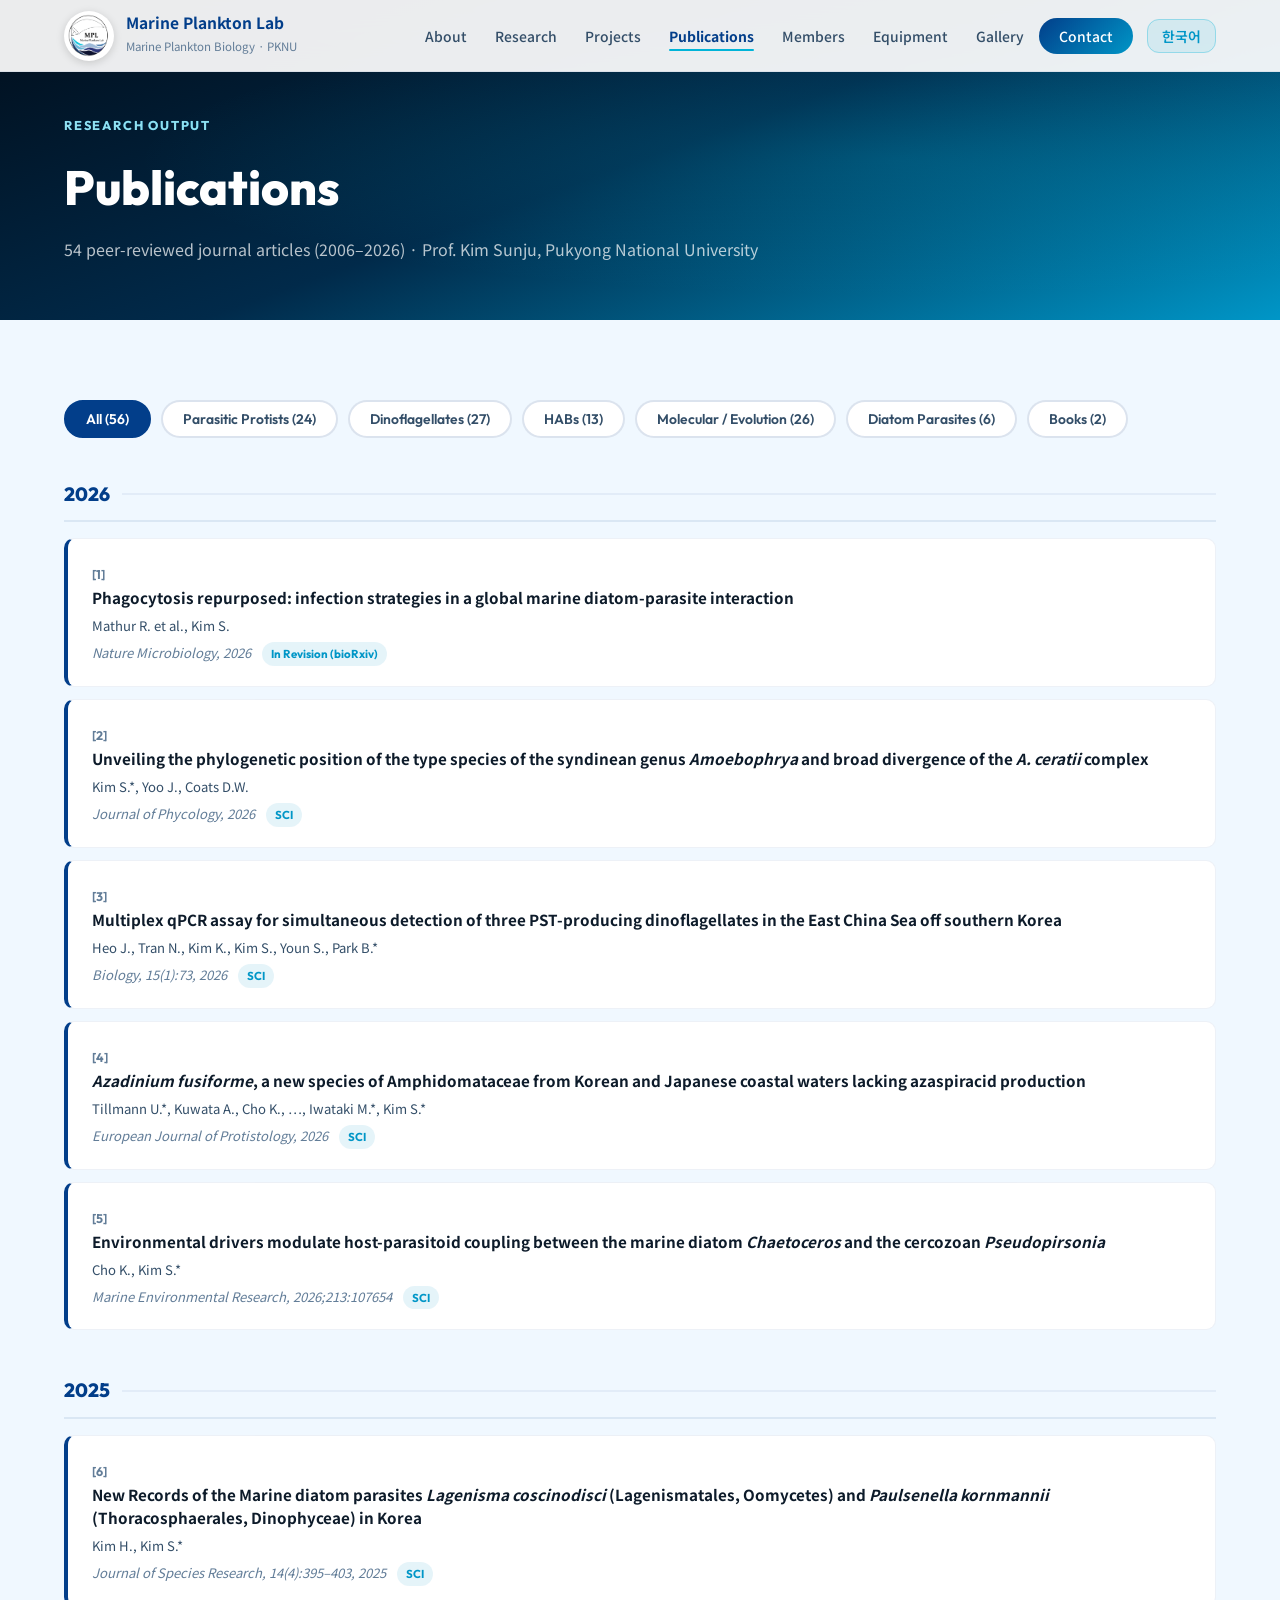
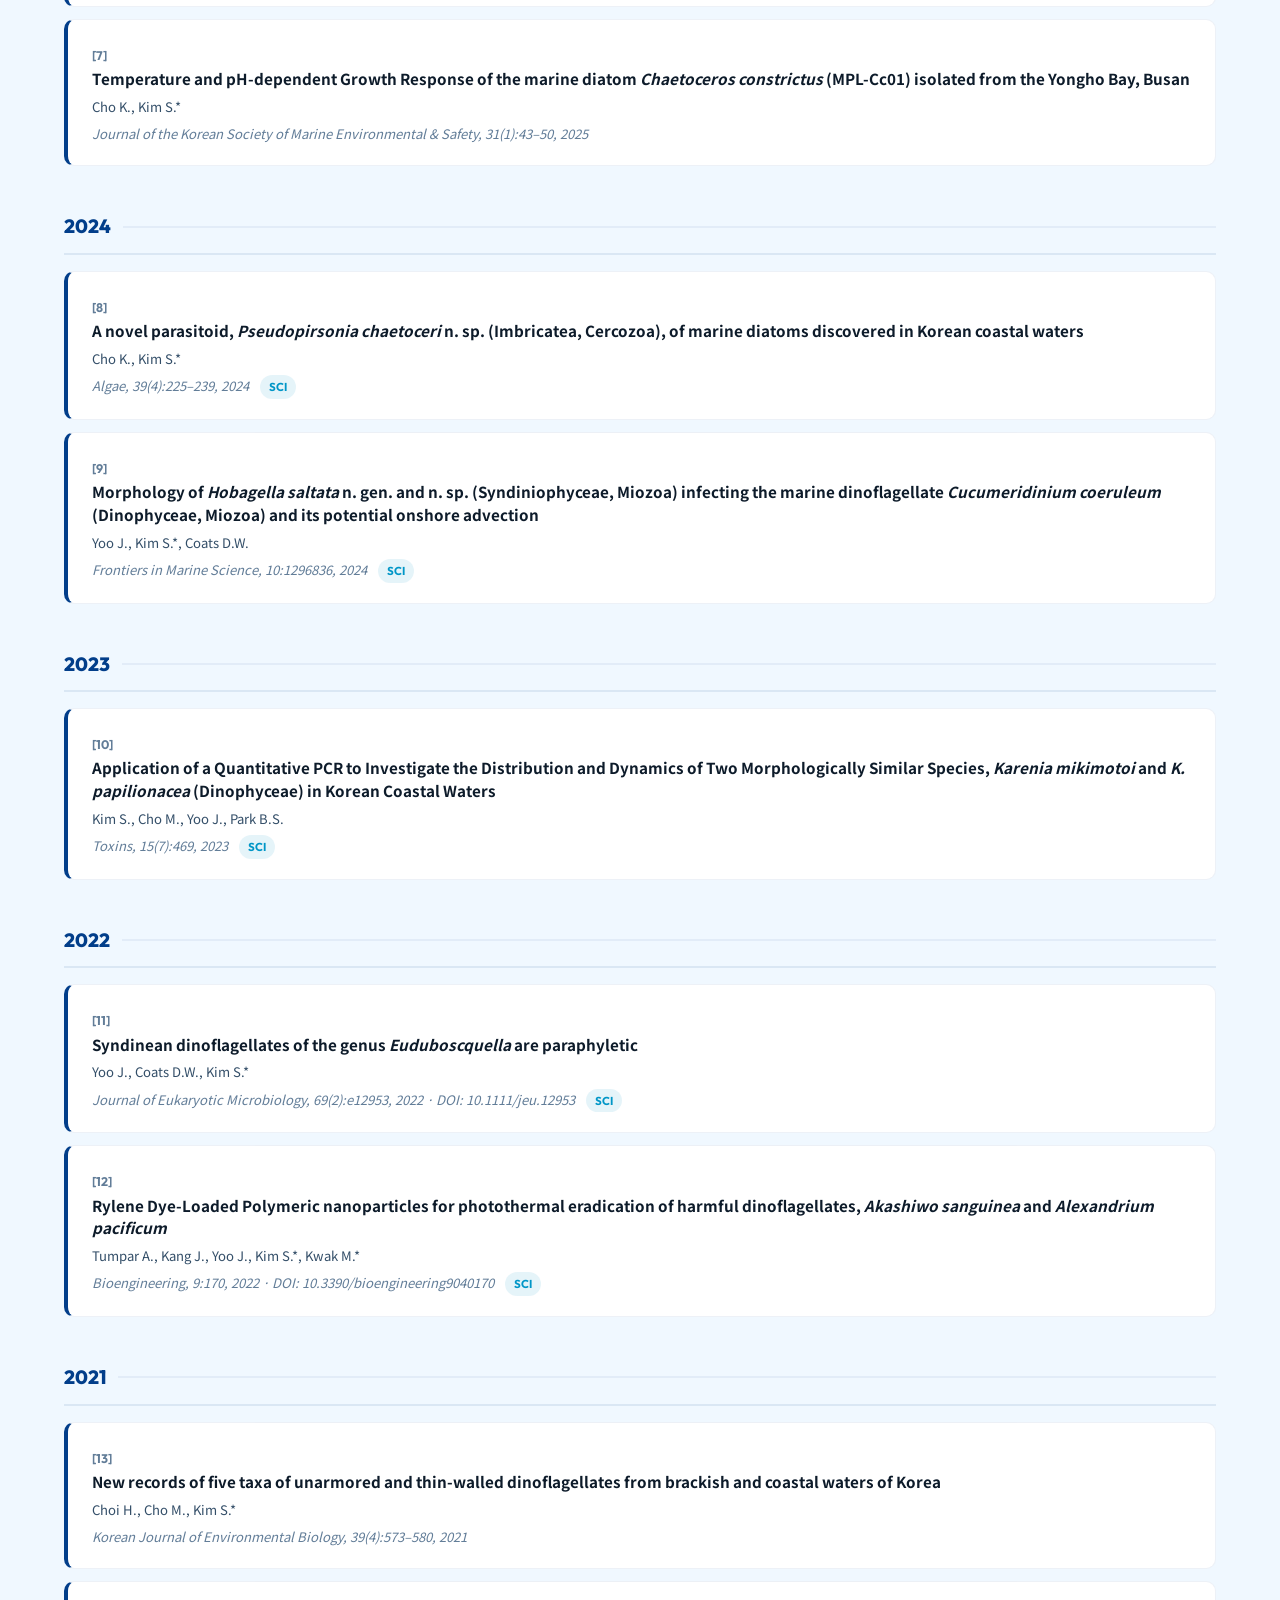
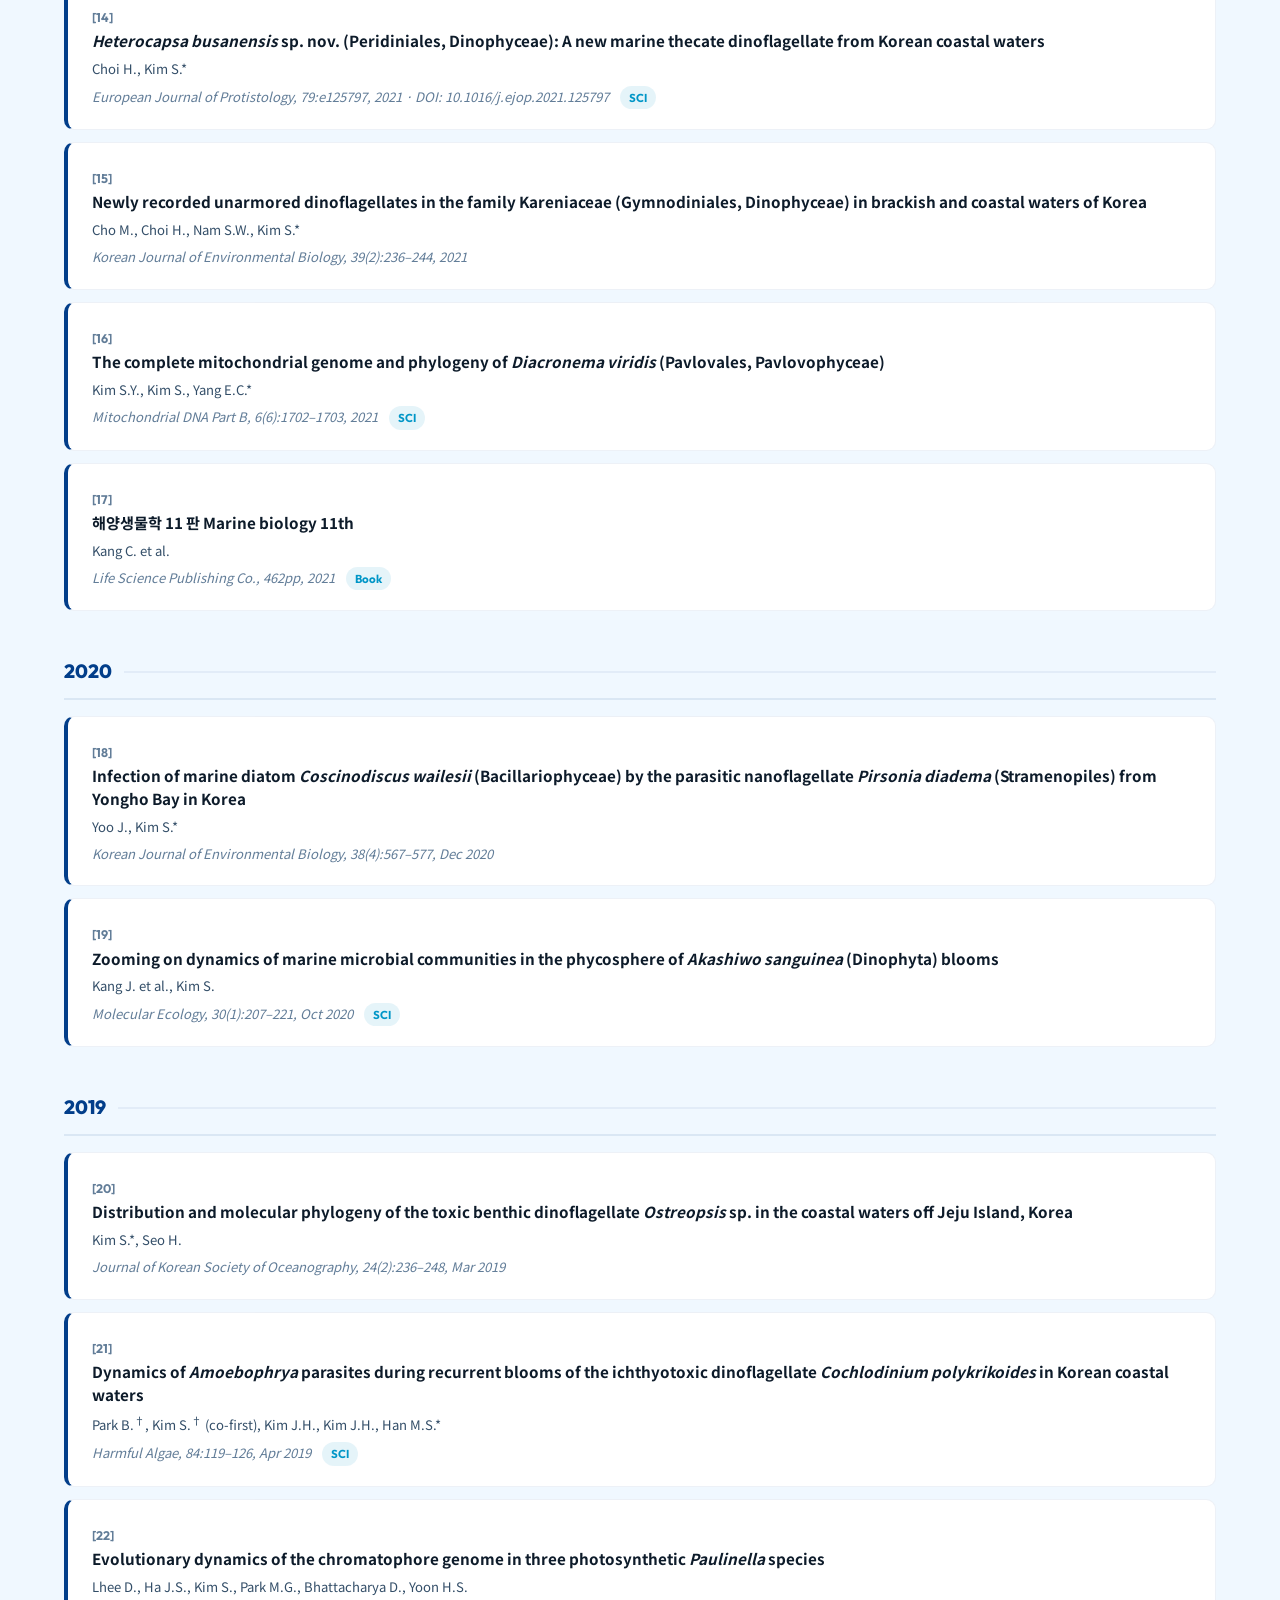
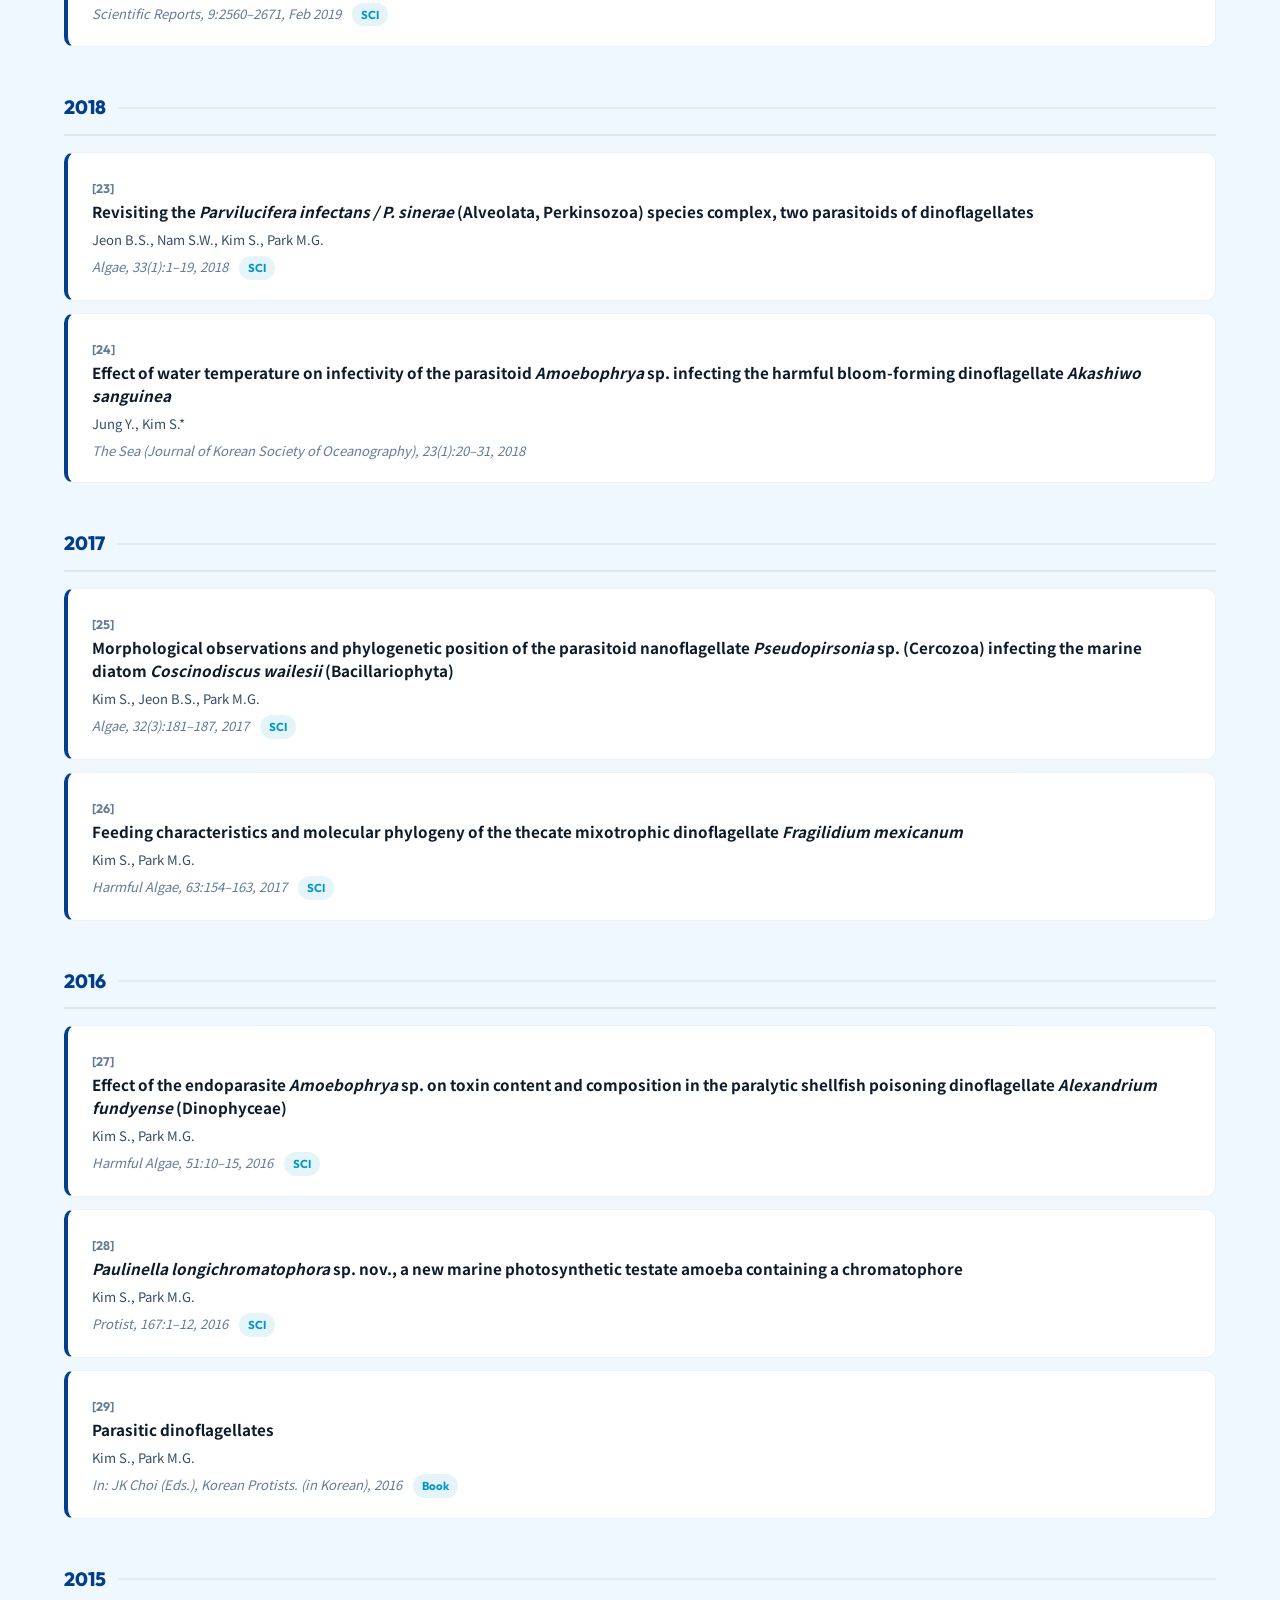
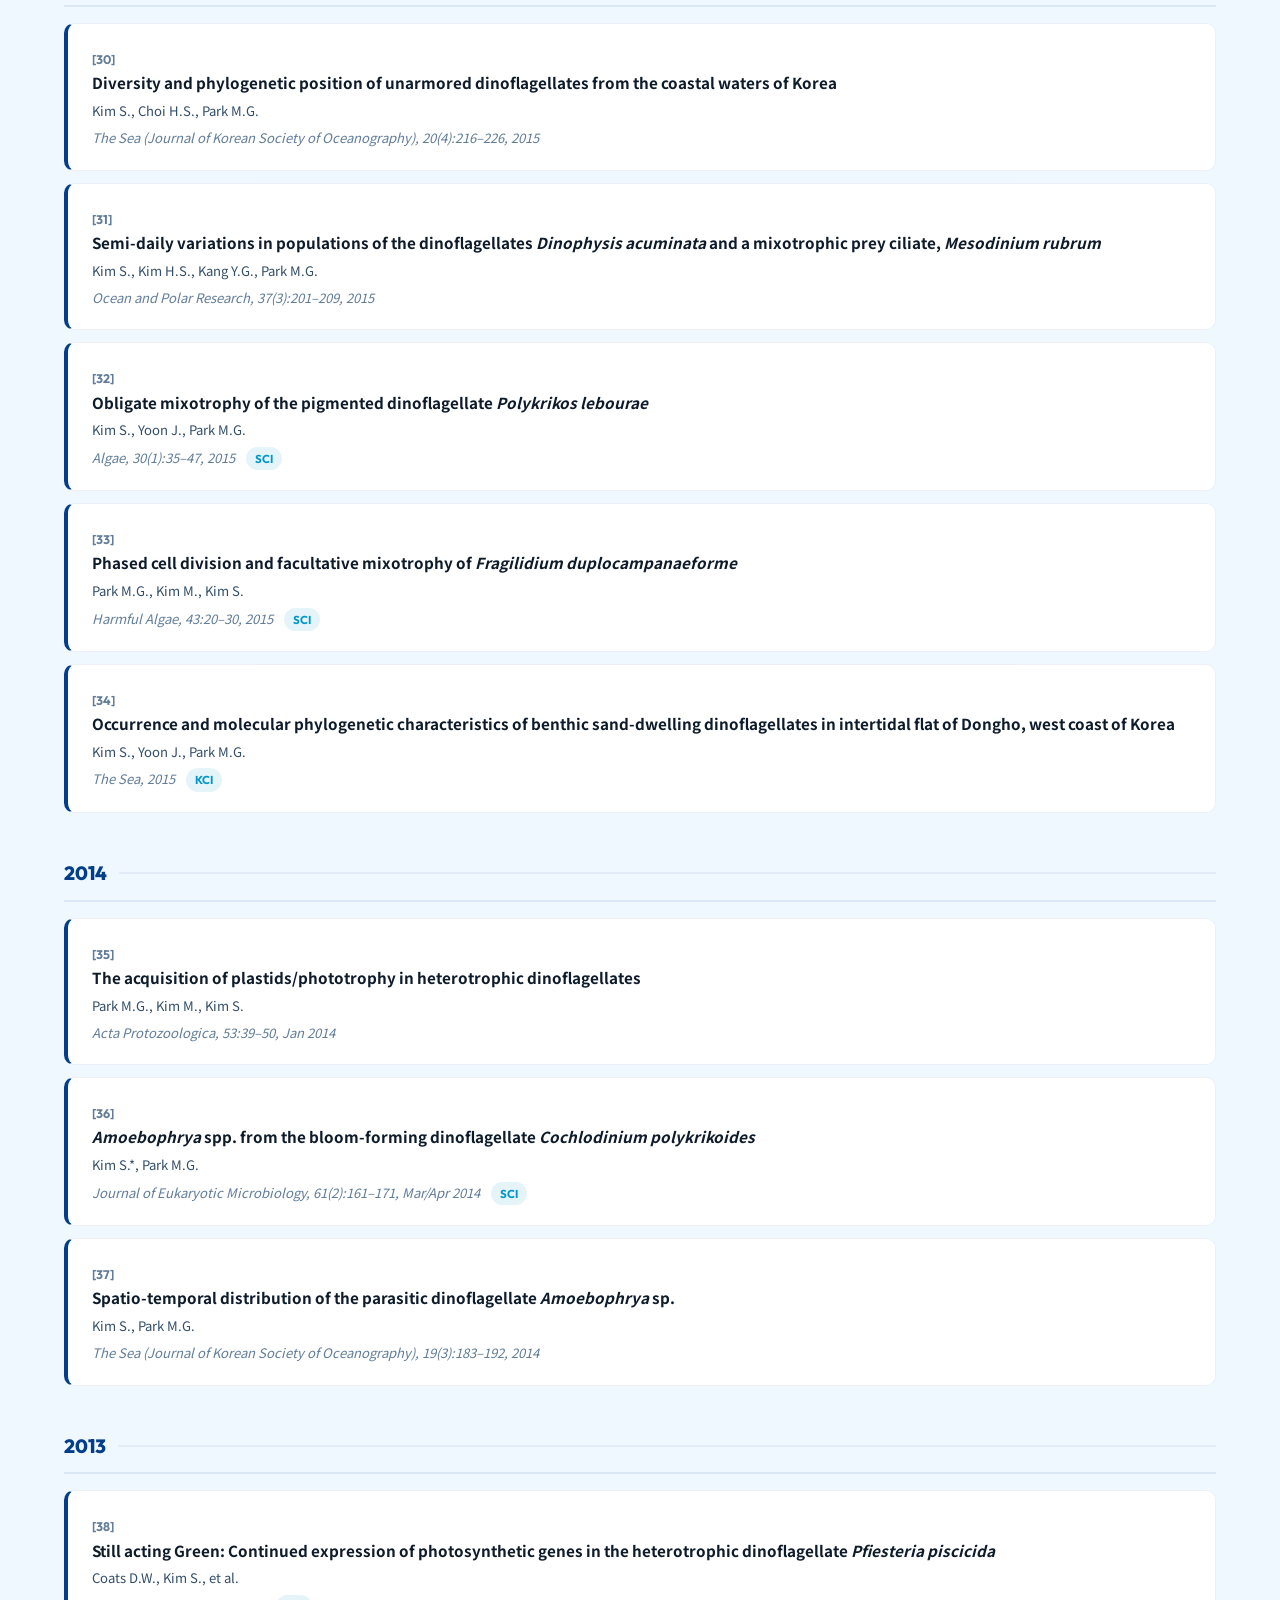
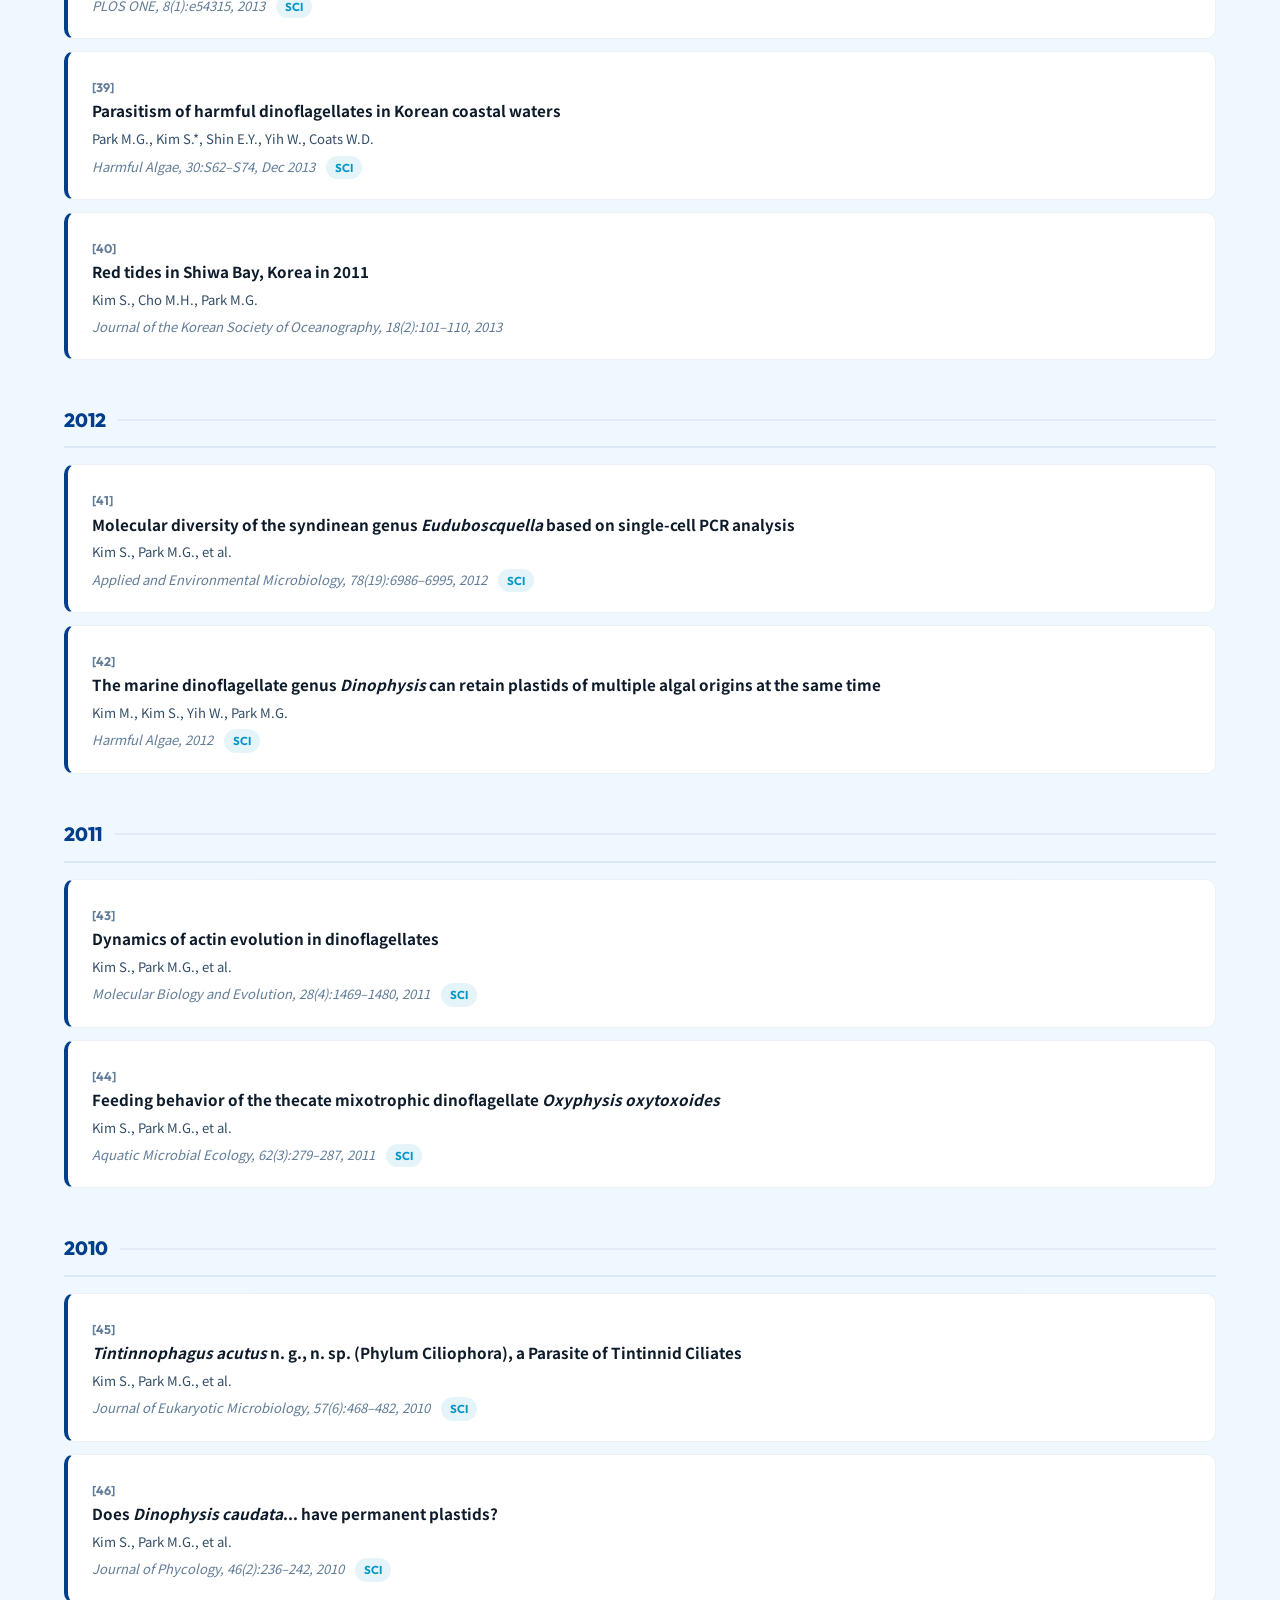
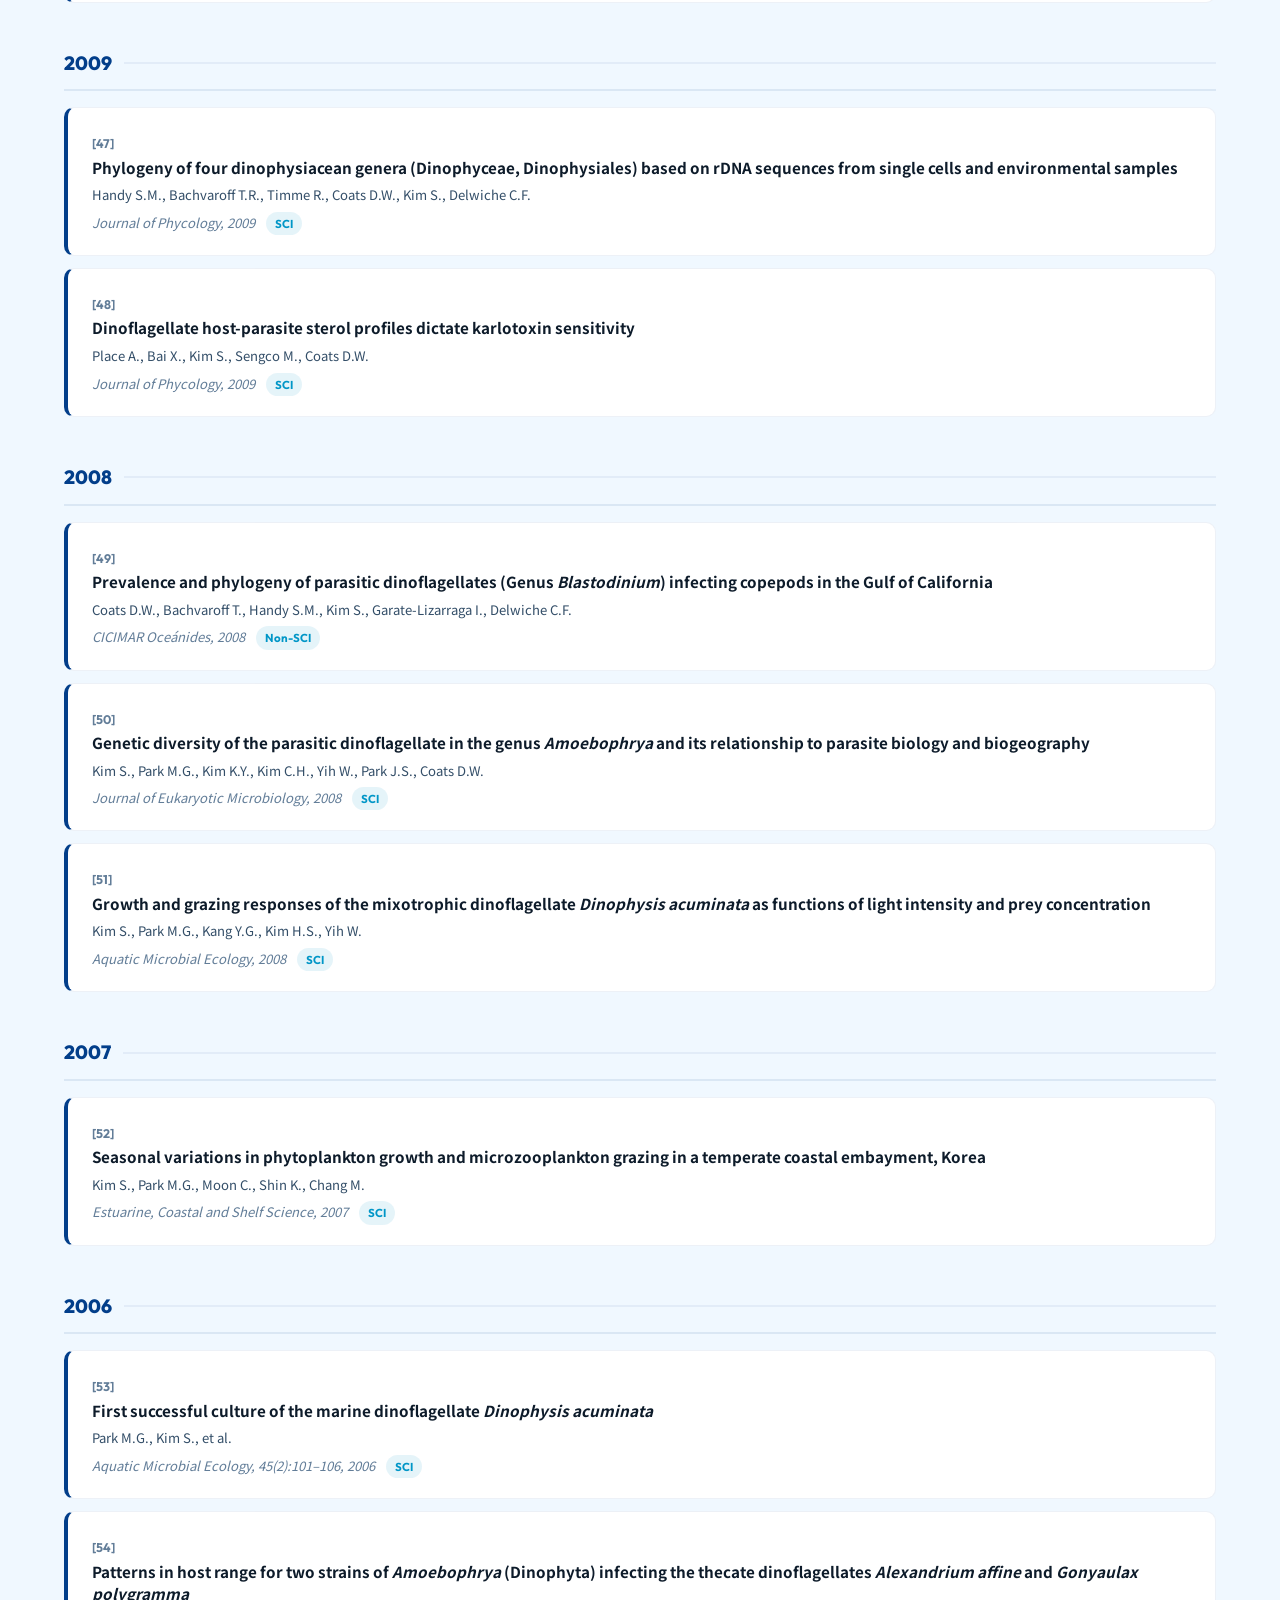
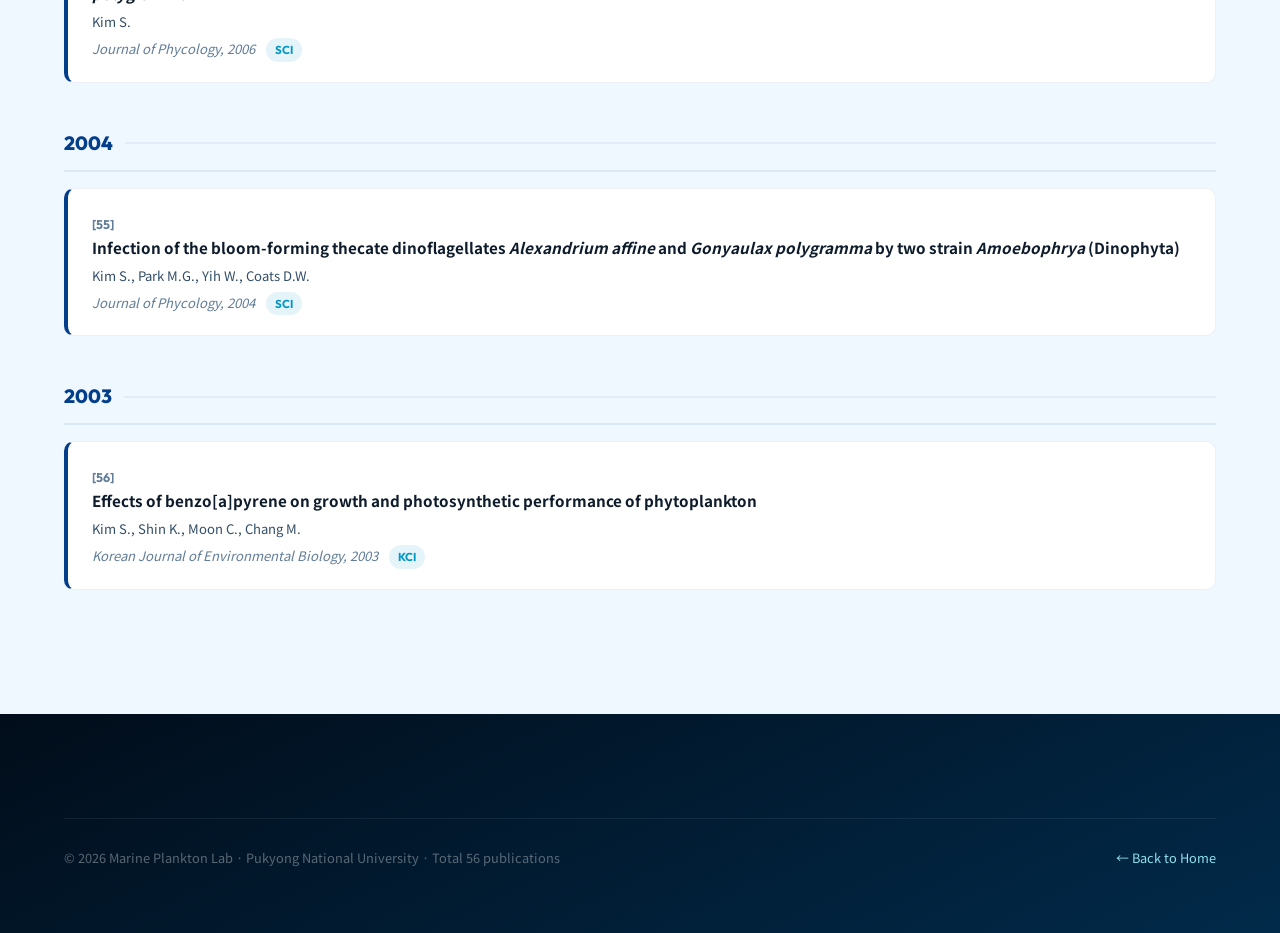
<file: pages/publications_en.html>
<!DOCTYPE html>

<html lang="en">
<head>
<meta charset="utf-8"/>
<meta content="width=device-width, initial-scale=1.0" name="viewport"/>
<!-- Security Headers for GitHub Pages -->
<meta content="upgrade-insecure-requests; default-src 'self' 'unsafe-inline' 'unsafe-eval' https: data:;" http-equiv="Content-Security-Policy"/>
<meta content="nosniff" http-equiv="X-Content-Type-Options"/>
<meta content="strict-origin-when-cross-origin" name="referrer"/>
<title>Publications | Marine Plankton Lab | PKNU</title>
<link href="../css/style.css" rel="stylesheet"/>
<link href="../css/pages.css" rel="stylesheet"/>
</head>
<body>
<nav class="navbar" id="navbar">
<a class="nav-brand" href="../index_en.html#home">
<div class="nav-logo-icon">
<img alt="MPL Logo" src="../images/대지 1.png"/>
</div>
<div class="nav-brand-text">
<h1>Marine Plankton Lab</h1>
<span>Marine Plankton Biology · PKNU</span>
</div>
</a>
<ul class="nav-links" id="nav-links">
<li><a href="../index_en.html#about">About</a></li>
<li><a href="../index_en.html#research">Research</a></li>
<li><a href="projects_en.html">Projects</a></li>
<li><a class="active" href="publications_en.html">Publications</a></li>
<li><a href="members_en.html">Members</a></li>
<li><a href="equipment_en.html">Equipment</a></li>
<li><a href="gallery_en.html">Gallery</a></li>
<li><a class="nav-cta" href="../index_en.html#contact">Contact</a></li>
<li class="lang-toggle"><a href="publications.html">한국어</a></li>
</ul>
<button class="nav-toggle" id="nav-toggle"><span></span><span></span><span></span></button>
</nav>
<div class="page-hero">
<div class="page-hero-content">
<div class="section-tag">Research Output</div>
<h1>Publications</h1>
<p>54 peer-reviewed journal articles (2006–2026) · Prof. Kim Sunju, Pukyong National University</p>
</div>
</div>
<main class="page-main">
<div class="page-inner">
<!-- Filter -->
<div class="pub-filter-bar">
<button class="pub-filter-btn active" onclick="filterPubs('all', this)">All (56)</button>
<button class="pub-filter-btn" onclick="filterPubs('parasites', this)">Parasitic Protists (24)</button>
<button class="pub-filter-btn" onclick="filterPubs('dino', this)">Dinoflagellates (27)</button>
<button class="pub-filter-btn" onclick="filterPubs('hab', this)">HABs (13)</button>
<button class="pub-filter-btn" onclick="filterPubs('molecular', this)">Molecular / Evolution (26)</button>
<button class="pub-filter-btn" onclick="filterPubs('diatom', this)">Diatom Parasites (6)</button>
<button class="pub-filter-btn" onclick="filterPubs('books', this)">Books (2)</button>
</div>
<!-- 2026 -->
<div class="pub-year-group fade-in" data-y="2026">
<div class="pub-year-header">2026</div>
<div class="pub-item" data-topic="parasites diatom">
<span style="color:var(--text-light); font-size:0.78rem; font-family:'Outfit',sans-serif; font-weight:700;">[1]</span>
<div class="pub-item-title"><a href="https://doi.org/10.1101/2025.07.29.667418v1" rel="noopener" target="_blank">Phagocytosis repurposed: infection strategies in a global marine diatom-parasite
              interaction</a></div>
<div class="pub-item-authors">Mathur R. et al., Kim S.</div>
<div class="pub-item-journal"><em>Nature Microbiology</em>, 2026 <span class="pub-badge">In Revision
              (bioRxiv)</span></div>
</div>
<div class="pub-item" data-topic="parasites molecular">
<span style="color:var(--text-light); font-size:0.78rem; font-family:'Outfit',sans-serif; font-weight:700;">[2]</span>
<div class="pub-item-title"><a href="https://onlinelibrary.wiley.com/doi/full/10.1111/jpy.70160" rel="noopener" target="_blank">Unveiling the phylogenetic position of the type species of the syndinean genus
            <em>Amoebophrya</em> and broad divergence of the <em>A. ceratii</em> complex</a></div>
<div class="pub-item-authors">Kim S.*, Yoo J., Coats D.W.</div>
<div class="pub-item-journal"><em>Journal of Phycology</em>, 2026 <span class="pub-badge">SCI</span></div>
</div>
<div class="pub-item" data-topic="hab molecular">
<span style="color:var(--text-light); font-size:0.78rem; font-family:'Outfit',sans-serif; font-weight:700;">[3]</span>
<div class="pub-item-title"><a href="https://www.mdpi.com/2079-7737/15/3/219" rel="noopener" target="_blank">Multiplex qPCR assay for simultaneous detection of three PST-producing dinoflagellates in
              the East China Sea off southern Korea</a></div>
<div class="pub-item-authors">Heo J., Tran N., Kim K., Kim S., Youn S., Park B.*</div>
<div class="pub-item-journal"><em>Biology</em>, 15(1):73, 2026 <span class="pub-badge">SCI</span></div>
</div>
<div class="pub-item" data-topic="dino molecular">
<span style="color:var(--text-light); font-size:0.78rem; font-family:'Outfit',sans-serif; font-weight:700;">[4]</span>
<div class="pub-item-title"><a href="https://doi.org/10.1016/j.ejop.2026.126182" rel="noopener" target="_blank"><em>Azadinium fusiforme</em>, a new species of Amphidomataceae from Korean and Japanese
              coastal waters lacking azaspiracid production</a></div>
<div class="pub-item-authors">Tillmann U.*, Kuwata A., Cho K., …, Iwataki M.*, Kim S.*</div>
<div class="pub-item-journal"><em>European Journal of Protistology</em>, 2026 <span class="pub-badge">SCI</span></div>
</div>
<div class="pub-item" data-topic="parasites diatom">
<span style="color:var(--text-light); font-size:0.78rem; font-family:'Outfit',sans-serif; font-weight:700;">[5]</span>
<div class="pub-item-title"><a href="https://doi.org/10.1016/j.marenvres.2025.107654" rel="noopener" target="_blank">Environmental drivers modulate host-parasitoid coupling between the marine diatom
              <em>Chaetoceros</em> and the cercozoan <em>Pseudopirsonia</em></a></div>
<div class="pub-item-authors">Cho K., Kim S.*</div>
<div class="pub-item-journal"><em>Marine Environmental Research</em>, 2026;213:107654 <span class="pub-badge">SCI</span></div>
</div>
</div>
<!-- 2025 -->
<div class="pub-year-group fade-in" data-y="2025">
<div class="pub-year-header">2025</div>
<div class="pub-item" data-topic="parasites diatom">
<span style="color:var(--text-light); font-size:0.78rem; font-family:'Outfit',sans-serif; font-weight:700;">[6]</span>
<div class="pub-item-title"><a href="https://doi.org/10.12651/JSR.2025.14.4.395" rel="noopener" target="_blank">New Records of the Marine diatom parasites <em>Lagenisma coscinodisci</em> (Lagenismatales,
              Oomycetes) and <em>Paulsenella kornmannii</em> (Thoracosphaerales, Dinophyceae) in Korea</a></div>
<div class="pub-item-authors">Kim H., Kim S.*</div>
<div class="pub-item-journal"><em>Journal of Species Research</em>, 14(4):395–403, 2025 <span class="pub-badge">SCI</span></div>
</div>
<div class="pub-item" data-topic="diatom">
<span style="color:var(--text-light); font-size:0.78rem; font-family:'Outfit',sans-serif; font-weight:700;">[7]</span>
<div class="pub-item-title"><a href="https://doi.org/10.7837/kosomes.2025.31.1.043" rel="noopener" target="_blank">Temperature and pH-dependent Growth Response of the marine diatom <em>Chaetoceros
                constrictus</em> (MPL-Cc01) isolated from the Yongho Bay, Busan</a></div>
<div class="pub-item-authors">Cho K., Kim S.*</div>
<div class="pub-item-journal"><em>Journal of the Korean Society of Marine Environmental &amp; Safety</em>,
            31(1):43–50, 2025</div>
</div>
</div>
<!-- 2024 -->
<div class="pub-year-group fade-in" data-y="2024">
<div class="pub-year-header">2024</div>
<div class="pub-item" data-topic="parasites diatom molecular">
<span style="color:var(--text-light); font-size:0.78rem; font-family:'Outfit',sans-serif; font-weight:700;">[8]</span>
<div class="pub-item-title"><a href="https://doi.org/10.4490/algae.2024.39.11.15" rel="noopener" target="_blank">A novel parasitoid, <em>Pseudopirsonia chaetoceri</em> n. sp. (Imbricatea, Cercozoa), of
              marine diatoms discovered in Korean coastal waters</a></div>
<div class="pub-item-authors">Cho K., Kim S.*</div>
<div class="pub-item-journal"><em>Algae</em>, 39(4):225–239, 2024 <span class="pub-badge">SCI</span></div>
</div>
<div class="pub-item" data-topic="parasites molecular">
<span style="color:var(--text-light); font-size:0.78rem; font-family:'Outfit',sans-serif; font-weight:700;">[9]</span>
<div class="pub-item-title"><a href="https://doi.org/10.3389/fmars.2023.1296836" rel="noopener" target="_blank">Morphology of <em>Hobagella saltata</em> n. gen. and n. sp. (Syndiniophyceae, Miozoa)
              infecting the marine dinoflagellate <em>Cucumeridinium coeruleum</em> (Dinophyceae, Miozoa) and its
              potential onshore advection</a></div>
<div class="pub-item-authors">Yoo J., Kim S.*, Coats D.W.</div>
<div class="pub-item-journal"><em>Frontiers in Marine Science</em>, 10:1296836, 2024 <span class="pub-badge">SCI</span></div>
</div>
</div>
<!-- 2023 -->
<div class="pub-year-group fade-in" data-y="2023">
<div class="pub-year-header">2023</div>
<div class="pub-item" data-topic="hab molecular dino">
<span style="color:var(--text-light); font-size:0.78rem; font-family:'Outfit',sans-serif; font-weight:700;">[10]</span>
<div class="pub-item-title"><a href="https://doi.org/10.3390/toxins15070469" rel="noopener" target="_blank">Application of a Quantitative PCR to Investigate the Distribution and Dynamics of Two
              Morphologically Similar Species, <em>Karenia mikimotoi</em> and <em>K. papilionacea</em> (Dinophyceae) in
              Korean Coastal Waters</a></div>
<div class="pub-item-authors">Kim S., Cho M., Yoo J., Park B.S.</div>
<div class="pub-item-journal"><em>Toxins</em>, 15(7):469, 2023 <span class="pub-badge">SCI</span></div>
</div>
</div>
<!-- 2022 -->
<div class="pub-year-group fade-in" data-y="2022">
<div class="pub-year-header">2022</div>
<div class="pub-item" data-topic="parasites molecular">
<span style="color:var(--text-light); font-size:0.78rem; font-family:'Outfit',sans-serif; font-weight:700;">[11]</span>
<div class="pub-item-title"><a href="https://doi.org/10.1111/jeu.12953" rel="noopener" target="_blank">Syndinean dinoflagellates of the genus <em>Euduboscquella</em> are paraphyletic</a></div>
<div class="pub-item-authors">Yoo J., Coats D.W., Kim S.*</div>
<div class="pub-item-journal"><em>Journal of Eukaryotic Microbiology</em>, 69(2):e12953, 2022 · DOI:
            10.1111/jeu.12953 <span class="pub-badge">SCI</span></div>
</div>
<div class="pub-item" data-topic="hab">
<span style="color:var(--text-light); font-size:0.78rem; font-family:'Outfit',sans-serif; font-weight:700;">[12]</span>
<div class="pub-item-title"><a href="https://doi.org/10.3390/bioengineering9040170" rel="noopener" target="_blank">Rylene Dye-Loaded Polymeric nanoparticles for photothermal eradication of harmful
              dinoflagellates, <em>Akashiwo sanguinea</em> and <em>Alexandrium pacificum</em></a></div>
<div class="pub-item-authors">Tumpar A., Kang J., Yoo J., Kim S.*, Kwak M.*</div>
<div class="pub-item-journal"><em>Bioengineering</em>, 9:170, 2022 · DOI: 10.3390/bioengineering9040170 <span class="pub-badge">SCI</span></div>
</div>
</div>
<!-- 2021 -->
<div class="pub-year-group fade-in" data-y="2021">
<div class="pub-year-header">2021</div>
<div class="pub-item" data-topic="dino molecular">
<span style="color:var(--text-light); font-size:0.78rem; font-family:'Outfit',sans-serif; font-weight:700;">[13]</span>
<div class="pub-item-title"><a href="https://doi.org/10.11626/KJEB.2021.39.4.573" rel="noopener" target="_blank">New records of five taxa of unarmored and thin-walled dinoflagellates from brackish and
              coastal waters of Korea</a></div>
<div class="pub-item-authors">Choi H., Cho M., Kim S.*</div>
<div class="pub-item-journal"><em>Korean Journal of Environmental Biology</em>, 39(4):573–580, 2021</div>
</div>
<div class="pub-item" data-topic="dino molecular">
<span style="color:var(--text-light); font-size:0.78rem; font-family:'Outfit',sans-serif; font-weight:700;">[14]</span>
<div class="pub-item-title"><a href="https://doi.org/10.1016/j.ejop.2021.125797" rel="noopener" target="_blank"><em>Heterocapsa busanensis</em> sp. nov. (Peridiniales, Dinophyceae): A new marine thecate
              dinoflagellate from Korean coastal waters</a></div>
<div class="pub-item-authors">Choi H., Kim S.*</div>
<div class="pub-item-journal"><em>European Journal of Protistology</em>, 79:e125797, 2021 · DOI:
            10.1016/j.ejop.2021.125797 <span class="pub-badge">SCI</span></div>
</div>
<div class="pub-item" data-topic="dino">
<span style="color:var(--text-light); font-size:0.78rem; font-family:'Outfit',sans-serif; font-weight:700;">[15]</span>
<div class="pub-item-title"><a href="https://doi.org/10.11626/KJEB.2021.39.2.236" rel="noopener" target="_blank">Newly recorded unarmored dinoflagellates in the family Kareniaceae (Gymnodiniales,
              Dinophyceae) in brackish and coastal waters of Korea</a></div>
<div class="pub-item-authors">Cho M., Choi H., Nam S.W., Kim S.*</div>
<div class="pub-item-journal"><em>Korean Journal of Environmental Biology</em>, 39(2):236–244, 2021</div>
</div>
<div class="pub-item" data-topic="molecular">
<span style="color:var(--text-light); font-size:0.78rem; font-family:'Outfit',sans-serif; font-weight:700;">[16]</span>
<div class="pub-item-title"><a href="https://www.tandfonline.com/doi/full/10.1080/23802359.2021.1915713" rel="noopener" target="_blank">The complete mitochondrial genome and phylogeny of <em>Diacronema
                viridis</em> (Pavlovales,
              Pavlovophyceae)</a></div>
<div class="pub-item-authors">Kim S.Y., Kim S., Yang E.C.*</div>
<div class="pub-item-journal"><em>Mitochondrial DNA Part B</em>, 6(6):1702–1703, 2021 <span class="pub-badge">SCI</span></div>
</div>
<div class="pub-item" data-topic="books">
<span style="color:var(--text-light); font-size:0.78rem; font-family:'Outfit',sans-serif; font-weight:700;">[17]</span>
<div class="pub-item-title">해양생물학 11 판 Marine biology 11th</div>
<div class="pub-item-authors">Kang C. et al.</div>
<div class="pub-item-journal">Life Science Publishing Co., 462pp, 2021 <span class="pub-badge non-sci">Book</span></div>
</div>
</div>
<!-- 2020 -->
<div class="pub-year-group fade-in" data-y="2020">
<div class="pub-year-header">2020</div>
<div class="pub-item" data-topic="parasites dino">
<span style="color:var(--text-light); font-size:0.78rem; font-family:'Outfit',sans-serif; font-weight:700;">[18]</span>
<div class="pub-item-title"><a href="https://doi.org/10.11626/KJEB.2020.38.4.567" rel="noopener" target="_blank">Infection of marine diatom <em>Coscinodiscus wailesii</em> (Bacillariophyceae) by the
              parasitic nanoflagellate <em>Pirsonia diadema</em> (Stramenopiles) from Yongho Bay in Korea</a></div>
<div class="pub-item-authors">Yoo J., Kim S.*</div>
<div class="pub-item-journal"><em>Korean Journal of Environmental Biology</em>, 38(4):567–577, Dec 2020</div>
</div>
<div class="pub-item" data-topic="hab parasites">
<span style="color:var(--text-light); font-size:0.78rem; font-family:'Outfit',sans-serif; font-weight:700;">[19]</span>
<div class="pub-item-title"><a href="https://doi.org/10.1111/mec.15714" rel="noopener" target="_blank">Zooming
              on dynamics of marine microbial communities in the phycosphere of <em>Akashiwo sanguinea</em> (Dinophyta)
              blooms</a></div>
<div class="pub-item-authors">Kang J. et al., Kim S.</div>
<div class="pub-item-journal"><em>Molecular Ecology</em>, 30(1):207–221, Oct 2020 <span class="pub-badge">SCI</span></div>
</div>
</div>
<!-- 2019 -->
<div class="pub-year-group fade-in" data-y="2019">
<div class="pub-year-header">2019</div>
<div class="pub-item" data-topic="hab dino">
<span style="color:var(--text-light); font-size:0.78rem; font-family:'Outfit',sans-serif; font-weight:700;">[20]</span>
<div class="pub-item-title"><a href="https://doi.org/10.7850/jkso.2019.24.2.236" rel="noopener" target="_blank">Distribution and molecular phylogeny of the toxic benthic dinoflagellate
              <em>Ostreopsis</em> sp. in the coastal waters off Jeju Island, Korea</a></div>
<div class="pub-item-authors">Kim S.*, Seo H.</div>
<div class="pub-item-journal"><em>Journal of Korean Society of Oceanography</em>, 24(2):236–248, Mar 2019</div>
</div>
<div class="pub-item" data-topic="parasites hab">
<span style="color:var(--text-light); font-size:0.78rem; font-family:'Outfit',sans-serif; font-weight:700;">[21]</span>
<div class="pub-item-title"><a href="https://doi.org/10.1016/j.hal.2019.03.012" rel="noopener" target="_blank">Dynamics of <em>Amoebophrya</em> parasites during recurrent blooms of the ichthyotoxic
              dinoflagellate <em>Cochlodinium polykrikoides</em> in Korean coastal waters</a></div>
<div class="pub-item-authors">Park B.<sup>†</sup>, Kim S.<sup>†</sup> (co-first), Kim J.H., Kim J.H., Han
            M.S.*</div>
<div class="pub-item-journal"><em>Harmful Algae</em>, 84:119–126, Apr 2019 <span class="pub-badge">SCI</span></div>
</div>
<div class="pub-item" data-topic="molecular">
<span style="color:var(--text-light); font-size:0.78rem; font-family:'Outfit',sans-serif; font-weight:700;">[22]</span>
<div class="pub-item-title"><a href="https://doi.org/10.1038/s41598-019-38621-8" rel="noopener" target="_blank">Evolutionary dynamics of the chromatophore genome in three photosynthetic
              <em>Paulinella</em> species</a></div>
<div class="pub-item-authors">Lhee D., Ha J.S., Kim S., Park M.G., Bhattacharya D., Yoon H.S.</div>
<div class="pub-item-journal"><em>Scientific Reports</em>, 9:2560–2671, Feb 2019 <span class="pub-badge">SCI</span></div>
</div>
</div>
<!-- 2018 -->
<div class="pub-year-group fade-in" data-y="2018">
<div class="pub-year-header">2018</div>
<div class="pub-item" data-topic="parasites">
<span style="color:var(--text-light); font-size:0.78rem; font-family:'Outfit',sans-serif; font-weight:700;">[23]</span>
<div class="pub-item-title"><a href="https://doi.org/10.4490/algae.2018.33.1.1" rel="noopener" target="_blank">Revisiting the <em>Parvilucifera infectans / P. sinerae</em> (Alveolata, Perkinsozoa)
              species complex, two parasitoids of dinoflagellates</a></div>
<div class="pub-item-authors">Jeon B.S., Nam S.W., Kim S., Park M.G.</div>
<div class="pub-item-journal"><em>Algae</em>, 33(1):1–19, 2018 <span class="pub-badge">SCI</span></div>
</div>
<div class="pub-item" data-topic="parasites hab">
<span style="color:var(--text-light); font-size:0.78rem; font-family:'Outfit',sans-serif; font-weight:700;">[24]</span>
<div class="pub-item-title"><a href="https://doi.org/10.7850/jkso.2018.23.1.20" rel="noopener" target="_blank">Effect of water temperature on infectivity of the parasitoid <em>Amoebophrya</em> sp.
              infecting the harmful bloom-forming dinoflagellate <em>Akashiwo sanguinea</em></a></div>
<div class="pub-item-authors">Jung Y., Kim S.*</div>
<div class="pub-item-journal"><em>The Sea (Journal of Korean Society of Oceanography)</em>, 23(1):20–31, 2018</div>
</div>
</div>
<!-- 2017 -->
<div class="pub-year-group fade-in" data-y="2017">
<div class="pub-year-header">2017</div>
<div class="pub-item" data-topic="parasites diatom molecular">
<span style="color:var(--text-light); font-size:0.78rem; font-family:'Outfit',sans-serif; font-weight:700;">[25]</span>
<div class="pub-item-title"><a href="https://doi.org/10.4490/algae.2017.32.9.2" rel="noopener" target="_blank">Morphological observations and phylogenetic position of the parasitoid nanoflagellate
              <em>Pseudopirsonia</em> sp. (Cercozoa) infecting the marine diatom <em>Coscinodiscus wailesii</em>
              (Bacillariophyta)</a></div>
<div class="pub-item-authors">Kim S., Jeon B.S., Park M.G.</div>
<div class="pub-item-journal"><em>Algae</em>, 32(3):181–187, 2017 <span class="pub-badge">SCI</span></div>
</div>
<div class="pub-item" data-topic="dino hab molecular">
<span style="color:var(--text-light); font-size:0.78rem; font-family:'Outfit',sans-serif; font-weight:700;">[26]</span>
<div class="pub-item-title"><a href="https://doi.org/10.1016/j.hal.2017.02.003" rel="noopener" target="_blank">Feeding characteristics and molecular phylogeny of the thecate mixotrophic dinoflagellate
              <em>Fragilidium mexicanum</em></a></div>
<div class="pub-item-authors">Kim S., Park M.G.</div>
<div class="pub-item-journal"><em>Harmful Algae</em>, 63:154–163, 2017 <span class="pub-badge">SCI</span></div>
</div>
</div>
<!-- 2016 -->
<div class="pub-year-group fade-in" data-y="2016">
<div class="pub-year-header">2016</div>
<div class="pub-item" data-topic="parasites hab">
<span style="color:var(--text-light); font-size:0.78rem; font-family:'Outfit',sans-serif; font-weight:700;">[27]</span>
<div class="pub-item-title"><a href="https://doi.org/10.1016/j.hal.2015.10.012" rel="noopener" target="_blank">Effect of the endoparasite <em>Amoebophrya</em> sp. on toxin content and composition in the
              paralytic shellfish poisoning dinoflagellate <em>Alexandrium fundyense</em> (Dinophyceae)</a></div>
<div class="pub-item-authors">Kim S., Park M.G.</div>
<div class="pub-item-journal"><em>Harmful Algae</em>, 51:10–15, 2016 <span class="pub-badge">SCI</span></div>
</div>
<div class="pub-item" data-topic="molecular">
<span style="color:var(--text-light); font-size:0.78rem; font-family:'Outfit',sans-serif; font-weight:700;">[28]</span>
<div class="pub-item-title"><a href="https://doi.org/10.1016/j.protis.2015.11.002" rel="noopener" target="_blank"><em>Paulinella longichromatophora</em> sp. nov., a new marine photosynthetic testate amoeba
              containing a chromatophore</a></div>
<div class="pub-item-authors">Kim S., Park M.G.</div>
<div class="pub-item-journal"><em>Protist</em>, 167:1–12, 2016 <span class="pub-badge">SCI</span></div>
</div>
<div class="pub-item" data-topic="books">
<span style="color:var(--text-light); font-size:0.78rem; font-family:'Outfit',sans-serif; font-weight:700;">[29]</span>
<div class="pub-item-title">Parasitic dinoflagellates</div>
<div class="pub-item-authors">Kim S., Park M.G.</div>
<div class="pub-item-journal">In: JK Choi (Eds.), Korean Protists. (in Korean), 2016 <span class="pub-badge non-sci">Book</span></div>
</div>
</div>
<!-- 2015 -->
<div class="pub-year-group fade-in" data-y="2015">
<div class="pub-year-header">2015</div>
<div class="pub-item" data-topic="dino molecular">
<span style="color:var(--text-light); font-size:0.78rem; font-family:'Outfit',sans-serif; font-weight:700;">[30]</span>
<div class="pub-item-title"><a href="https://doi.org/10.7850/jkso.2015.20.4.216" rel="noopener" target="_blank">Diversity and phylogenetic position of unarmored dinoflagellates from the coastal waters of Korea</a></div>
<div class="pub-item-authors">Kim S., Choi H.S., Park M.G.</div>
<div class="pub-item-journal"><em>The Sea (Journal of Korean Society of Oceanography)</em>, 20(4):216–226, 2015</div>
</div>
<div class="pub-item" data-topic="dino hab">
<span style="color:var(--text-light); font-size:0.78rem; font-family:'Outfit',sans-serif; font-weight:700;">[31]</span>
<div class="pub-item-title"><a href="https://doi.org/10.4217/OPR.2015.37.3.201" rel="noopener" target="_blank">Semi-daily variations in populations of the dinoflagellates <em>Dinophysis acuminata</em>
              and a mixotrophic prey ciliate, <em>Mesodinium rubrum</em></a></div>
<div class="pub-item-authors">Kim S., Kim H.S., Kang Y.G., Park M.G.</div>
<div class="pub-item-journal"><em>Ocean and Polar Research</em>, 37(3):201–209, 2015</div>
</div>
<div class="pub-item" data-topic="dino">
<span style="color:var(--text-light); font-size:0.78rem; font-family:'Outfit',sans-serif; font-weight:700;">[32]</span>
<div class="pub-item-title"><a href="https://doi.org/10.4490/algae.2015.30.1.035" rel="noopener" target="_blank">Obligate mixotrophy of the pigmented dinoflagellate <em>Polykrikos lebourae</em></a></div>
<div class="pub-item-authors">Kim S., Yoon J., Park M.G.</div>
<div class="pub-item-journal"><em>Algae</em>, 30(1):35–47, 2015 <span class="pub-badge">SCI</span></div>
</div>
<div class="pub-item" data-topic="dino">
<span style="color:var(--text-light); font-size:0.78rem; font-family:'Outfit',sans-serif; font-weight:700;">[33]</span>
<div class="pub-item-title"><a href="https://doi.org/10.1016/j.hal.2015.01.006" rel="noopener" target="_blank">Phased cell division and facultative mixotrophy of <em>Fragilidium duplocampanaeforme</em></a></div>
<div class="pub-item-authors">Park M.G., Kim M., Kim S.</div>
<div class="pub-item-journal"><em>Harmful Algae</em>, 43:20–30, 2015 <span class="pub-badge">SCI</span></div>
</div>
<div class="pub-item" data-topic="molecular dino">
<span style="color:var(--text-light); font-size:0.78rem; font-family:'Outfit',sans-serif; font-weight:700;">[34]</span>
<div class="pub-item-title"><a href="https://scholar.google.com/scholar?q=Occurrence%20and%20molecular%20phylogenetic%20characteristics%20of%20benthic%20sand-dwelling%20dinoflagellates%20in%20intertidal%20flat%20of%20Dongho%2C%20west%20coast%20of%20Korea%20Kim%20S." rel="noopener" target="_blank">Occurrence and molecular phylogenetic characteristics of benthic sand-dwelling dinoflagellates in intertidal flat of Dongho, west coast of Korea</a></div>
<div class="pub-item-authors">Kim S., Yoon J., Park M.G.</div>
<div class="pub-item-journal"><em>The Sea</em>, 2015 <span class="pub-badge non-sci">KCI</span></div>
</div>
</div>
<!-- 2014 -->
<div class="pub-year-group fade-in" data-y="2014">
<div class="pub-year-header">2014</div>
<div class="pub-item" data-topic="molecular dino">
<span style="color:var(--text-light); font-size:0.78rem; font-family:'Outfit',sans-serif; font-weight:700;">[35]</span>
<div class="pub-item-title"><a href="https://doi.org/10.4467/16890027AP.14.004.1437" rel="noopener" target="_blank">The acquisition of plastids/phototrophy in heterotrophic dinoflagellates</a></div>
<div class="pub-item-authors">Park M.G., Kim M., Kim S.</div>
<div class="pub-item-journal"><em>Acta Protozoologica</em>, 53:39–50, Jan 2014</div>
</div>
<div class="pub-item" data-topic="parasites molecular">
<span style="color:var(--text-light); font-size:0.78rem; font-family:'Outfit',sans-serif; font-weight:700;">[36]</span>
<div class="pub-item-title"><a href="https://doi.org/10.1111/jeu.12093" rel="noopener" target="_blank"><em>Amoebophrya</em> spp. from the bloom-forming dinoflagellate <em>Cochlodinium polykrikoides</em></a></div>
<div class="pub-item-authors">Kim S.*, Park M.G.</div>
<div class="pub-item-journal"><em>Journal of Eukaryotic Microbiology</em>, 61(2):161–171, Mar/Apr 2014 <span class="pub-badge">SCI</span></div>
</div>
<div class="pub-item" data-topic="parasites dino">
<span style="color:var(--text-light); font-size:0.78rem; font-family:'Outfit',sans-serif; font-weight:700;">[37]</span>
<div class="pub-item-title"><a href="https://doi.org/10.7850/jkso.2014.19.3.183" rel="noopener" target="_blank">Spatio-temporal distribution of the parasitic dinoflagellate <em>Amoebophrya</em> sp.</a></div>
<div class="pub-item-authors">Kim S., Park M.G.</div>
<div class="pub-item-journal"><em>The Sea (Journal of Korean Society of Oceanography)</em>, 19(3):183–192, 2014</div>
</div>
</div>
<!-- 2013 -->
<div class="pub-year-group fade-in" data-y="2013">
<div class="pub-year-header">2013</div>
<div class="pub-item" data-topic="molecular dino">
<span style="color:var(--text-light); font-size:0.78rem; font-family:'Outfit',sans-serif; font-weight:700;">[38]</span>
<div class="pub-item-title"><a href="https://doi.org/10.1371/journal.pone.0054315" rel="noopener" target="_blank">Still acting Green: Continued expression of photosynthetic genes in the heterotrophic dinoflagellate <em>Pfiesteria piscicida</em></a></div>
<div class="pub-item-authors">Coats D.W., Kim S., et al.</div>
<div class="pub-item-journal"><em>PLOS ONE</em>, 8(1):e54315, 2013 <span class="pub-badge">SCI</span></div>
</div>
<div class="pub-item" data-topic="parasites hab">
<span style="color:var(--text-light); font-size:0.78rem; font-family:'Outfit',sans-serif; font-weight:700;">[39]</span>
<div class="pub-item-title"><a href="https://doi.org/10.1016/j.hal.2013.10.005" rel="noopener" target="_blank">Parasitism of harmful dinoflagellates in Korean coastal waters</a></div>
<div class="pub-item-authors">Park M.G., Kim S.*, Shin E.Y., Yih W., Coats W.D.</div>
<div class="pub-item-journal"><em>Harmful Algae</em>, 30:S62–S74, Dec 2013 <span class="pub-badge">SCI</span></div>
</div>
<div class="pub-item" data-topic="hab">
<span style="color:var(--text-light); font-size:0.78rem; font-family:'Outfit',sans-serif; font-weight:700;">[40]</span>
<div class="pub-item-title"><a href="https://doi.org/10.7850/jkso.2013.18.2.101" rel="noopener" target="_blank">Red tides in Shiwa Bay, Korea in 2011</a></div>
<div class="pub-item-authors">Kim S., Cho M.H., Park M.G.</div>
<div class="pub-item-journal"><em>Journal of the Korean Society of Oceanography</em>, 18(2):101–110, 2013</div>
</div>
</div>
<!-- 2012 -->
<div class="pub-year-group fade-in" data-y="2012">
<div class="pub-year-header">2012</div>
<div class="pub-item" data-topic="parasites molecular">
<span style="color:var(--text-light); font-size:0.78rem; font-family:'Outfit',sans-serif; font-weight:700;">[41]</span>
<div class="pub-item-title"><a href="https://doi.org/10.1128/AEM.01424-12" rel="noopener" target="_blank">Molecular diversity of the syndinean genus <em>Euduboscquella</em> based on single-cell PCR analysis</a></div>
<div class="pub-item-authors">Kim S., Park M.G., et al.</div>
<div class="pub-item-journal"><em>Applied and Environmental Microbiology</em>, 78(19):6986–6995, 2012 <span class="pub-badge">SCI</span></div>
</div>
<div class="pub-item" data-topic="ecology dino">
<span style="color:var(--text-light); font-size:0.78rem; font-family:'Outfit',sans-serif; font-weight:700;">[42]</span>
<div class="pub-item-title"><a href="https://scholar.google.com/scholar?q=The%20marine%20dinoflagellate%20genus%20Dinophysis%20can%20retain%20plastids%20of%20multiple%20algal%20origins%20at%20the%20same%20time%20Kim%20M." rel="noopener" target="_blank">The marine dinoflagellate genus <em>Dinophysis</em> can retain plastids of multiple algal origins at the same time</a></div>
<div class="pub-item-authors">Kim M., Kim S., Yih W., Park M.G.</div>
<div class="pub-item-journal"><em>Harmful Algae</em>, 2012 <span class="pub-badge">SCI</span></div>
</div>
</div>
<!-- 2011 -->
<div class="pub-year-group fade-in" data-y="2011">
<div class="pub-year-header">2011</div>
<div class="pub-item" data-topic="molecular dino">
<span style="color:var(--text-light); font-size:0.78rem; font-family:'Outfit',sans-serif; font-weight:700;">[43]</span>
<div class="pub-item-title"><a href="https://doi.org/10.1093/molbev/msq332" rel="noopener" target="_blank">Dynamics of actin evolution in dinoflagellates</a></div>
<div class="pub-item-authors">Kim S., Park M.G., et al.</div>
<div class="pub-item-journal"><em>Molecular Biology and Evolution</em>, 28(4):1469–1480, 2011 <span class="pub-badge">SCI</span></div>
</div>
<div class="pub-item" data-topic="dino hab">
<span style="color:var(--text-light); font-size:0.78rem; font-family:'Outfit',sans-serif; font-weight:700;">[44]</span>
<div class="pub-item-title"><a href="https://doi.org/10.3354/ame01469" rel="noopener" target="_blank">Feeding behavior of the thecate mixotrophic dinoflagellate <em>Oxyphysis oxytoxoides</em></a></div>
<div class="pub-item-authors">Kim S., Park M.G., et al.</div>
<div class="pub-item-journal"><em>Aquatic Microbial Ecology</em>, 62(3):279–287, 2011 <span class="pub-badge">SCI</span></div>
</div>
</div>
<!-- 2010 -->
<div class="pub-year-group fade-in" data-y="2010">
<div class="pub-year-header">2010</div>
<div class="pub-item" data-topic="parasites molecular">
<span style="color:var(--text-light); font-size:0.78rem; font-family:'Outfit',sans-serif; font-weight:700;">[45]</span>
<div class="pub-item-title"><a href="https://doi.org/10.1111/j.1550-7408.2010.00501.x" rel="noopener" target="_blank"><em>Tintinnophagus acutus</em> n. g., n. sp. (Phylum Ciliophora), a Parasite of Tintinnid Ciliates</a></div>
<div class="pub-item-authors">Kim S., Park M.G., et al.</div>
<div class="pub-item-journal"><em>Journal of Eukaryotic Microbiology</em>, 57(6):468–482, 2010 <span class="pub-badge">SCI</span></div>
</div>
<div class="pub-item" data-topic="dino molecular">
<span style="color:var(--text-light); font-size:0.78rem; font-family:'Outfit',sans-serif; font-weight:700;">[46]</span>
<div class="pub-item-title"><a href="https://doi.org/10.1111/j.1529-8817.2009.00790.x" rel="noopener" target="_blank">Does <em>Dinophysis caudata</em>... have permanent plastids?</a></div>
<div class="pub-item-authors">Kim S., Park M.G., et al.</div>
<div class="pub-item-journal"><em>Journal of Phycology</em>, 46(2):236–242, 2010 <span class="pub-badge">SCI</span></div>
</div>
</div>
<!-- 2009 -->
<div class="pub-year-group fade-in" data-y="2009">
<div class="pub-year-header">2009</div>
<div class="pub-item" data-topic="molecular dino">
<span style="color:var(--text-light); font-size:0.78rem; font-family:'Outfit',sans-serif; font-weight:700;">[47]</span>
<div class="pub-item-title"><a href="https://scholar.google.com/scholar?q=Phylogeny%20of%20four%20dinophysiacean%20genera%20%28Dinophyceae%2C%20Dinophysiales%29%20based%20on%20rDNA%20sequences%20from%20single%20cells%20and%20environmental%20samples%20Handy%20S.M." rel="noopener" target="_blank">Phylogeny of four dinophysiacean genera (Dinophyceae, Dinophysiales) based on rDNA sequences from single cells and environmental samples</a></div>
<div class="pub-item-authors">Handy S.M., Bachvaroff T.R., Timme R., Coats D.W., Kim S., Delwiche C.F.</div>
<div class="pub-item-journal"><em>Journal of Phycology</em>, 2009 <span class="pub-badge">SCI</span></div>
</div>
<div class="pub-item" data-topic="parasites ecology dino">
<span style="color:var(--text-light); font-size:0.78rem; font-family:'Outfit',sans-serif; font-weight:700;">[48]</span>
<div class="pub-item-title"><a href="https://scholar.google.com/scholar?q=Dinoflagellate%20host-parasite%20sterol%20profiles%20dictate%20karlotoxin%20sensitivity%20Place%20A." rel="noopener" target="_blank">Dinoflagellate host-parasite sterol profiles dictate karlotoxin sensitivity</a></div>
<div class="pub-item-authors">Place A., Bai X., Kim S., Sengco M., Coats D.W.</div>
<div class="pub-item-journal"><em>Journal of Phycology</em>, 2009 <span class="pub-badge">SCI</span></div>
</div>
</div>
<!-- 2008 -->
<div class="pub-year-group fade-in" data-y="2008">
<div class="pub-year-header">2008</div>
<div class="pub-item" data-topic="parasites molecular dino">
<span style="color:var(--text-light); font-size:0.78rem; font-family:'Outfit',sans-serif; font-weight:700;">[49]</span>
<div class="pub-item-title"><a href="https://scholar.google.com/scholar?q=Prevalence%20and%20phylogeny%20of%20parasitic%20dinoflagellates%20%28Genus%20Blastodinium%29%20infecting%20copepods%20in%20the%20Gulf%20of%20California%20Coats%20D.W." rel="noopener" target="_blank">Prevalence and phylogeny of parasitic dinoflagellates (Genus <em>Blastodinium</em>) infecting copepods in the Gulf of California</a></div>
<div class="pub-item-authors">Coats D.W., Bachvaroff T., Handy S.M., Kim S., Garate-Lizarraga I., Delwiche C.F.</div>
<div class="pub-item-journal"><em>CICIMAR Oceánides</em>, 2008 <span class="pub-badge non-sci">Non-SCI</span></div>
</div>
<div class="pub-item" data-topic="parasites molecular">
<span style="color:var(--text-light); font-size:0.78rem; font-family:'Outfit',sans-serif; font-weight:700;">[50]</span>
<div class="pub-item-title"><a href="https://scholar.google.com/scholar?q=Genetic%20diversity%20of%20the%20parasitic%20dinoflagellate%20in%20the%20genus%20Amoebophrya%20and%20its%20relationship%20to%20parasite%20biology%20and%20biogeography%20Kim%20S." rel="noopener" target="_blank">Genetic diversity of the parasitic dinoflagellate in the genus <em>Amoebophrya</em> and its relationship to parasite biology and biogeography</a></div>
<div class="pub-item-authors">Kim S., Park M.G., Kim K.Y., Kim C.H., Yih W., Park J.S., Coats D.W.</div>
<div class="pub-item-journal"><em>Journal of Eukaryotic Microbiology</em>, 2008 <span class="pub-badge">SCI</span></div>
</div>
<div class="pub-item" data-topic="ecology dino">
<span style="color:var(--text-light); font-size:0.78rem; font-family:'Outfit',sans-serif; font-weight:700;">[51]</span>
<div class="pub-item-title"><a href="https://scholar.google.com/scholar?q=Growth%20and%20grazing%20responses%20of%20the%20mixotrophic%20dinoflagellate%20Dinophysis%20acuminata%20as%20functions%20of%20light%20intensity%20and%20prey%20concentration%20Kim%20S." rel="noopener" target="_blank">Growth and grazing responses of the mixotrophic dinoflagellate <em>Dinophysis acuminata</em> as functions of light intensity and prey concentration</a></div>
<div class="pub-item-authors">Kim S., Park M.G., Kang Y.G., Kim H.S., Yih W.</div>
<div class="pub-item-journal"><em>Aquatic Microbial Ecology</em>, 2008 <span class="pub-badge">SCI</span></div>
</div>
</div>
<!-- 2007 -->
<div class="pub-year-group fade-in" data-y="2007">
<div class="pub-year-header">2007</div>
<div class="pub-item" data-topic="ecology">
<span style="color:var(--text-light); font-size:0.78rem; font-family:'Outfit',sans-serif; font-weight:700;">[52]</span>
<div class="pub-item-title"><a href="https://scholar.google.com/scholar?q=Seasonal%20variations%20in%20phytoplankton%20growth%20and%20microzooplankton%20grazing%20in%20a%20temperate%20coastal%20embayment%2C%20Korea%20Kim%20S." rel="noopener" target="_blank">Seasonal variations in phytoplankton growth and microzooplankton grazing in a temperate coastal embayment, Korea</a></div>
<div class="pub-item-authors">Kim S., Park M.G., Moon C., Shin K., Chang M.</div>
<div class="pub-item-journal"><em>Estuarine, Coastal and Shelf Science</em>, 2007 <span class="pub-badge">SCI</span></div>
</div>
</div>
<!-- 2006 -->
<div class="pub-year-group fade-in" data-y="2006">
<div class="pub-year-header">2006</div>
<div class="pub-item" data-topic="dino">
<span style="color:var(--text-light); font-size:0.78rem; font-family:'Outfit',sans-serif; font-weight:700;">[53]</span>
<div class="pub-item-title"><a href="https://doi.org/10.3354/ame045101" rel="noopener" target="_blank">First successful culture of the marine dinoflagellate <em>Dinophysis acuminata</em></a></div>
<div class="pub-item-authors">Park M.G., Kim S., et al.</div>
<div class="pub-item-journal"><em>Aquatic Microbial Ecology</em>, 45(2):101–106, 2006 <span class="pub-badge">SCI</span></div>
</div>
<div class="pub-item" data-topic="parasites ecology dino">
<span style="color:var(--text-light); font-size:0.78rem; font-family:'Outfit',sans-serif; font-weight:700;">[54]</span>
<div class="pub-item-title"><a href="https://scholar.google.com/scholar?q=Patterns%20in%20host%20range%20for%20two%20strains%20of%20Amoebophrya%20%28Dinophyta%29%20infecting%20the%20thecate%20dinoflagellates%20Alexandrium%20affine%20and%20Gonyaulax%20polygramma%20Kim%20S." rel="noopener" target="_blank">Patterns in host range for two strains of <em>Amoebophrya</em> (Dinophyta) infecting the thecate dinoflagellates <em>Alexandrium affine</em> and <em>Gonyaulax polygramma</em></a></div>
<div class="pub-item-authors">Kim S.</div>
<div class="pub-item-journal"><em>Journal of Phycology</em>, 2006 <span class="pub-badge">SCI</span></div>
</div>
</div>
<!-- 2004 -->
<div class="pub-year-group fade-in" data-y="2004">
<div class="pub-year-header">2004</div>
<div class="pub-item" data-topic="parasites ecology dino">
<span style="color:var(--text-light); font-size:0.78rem; font-family:'Outfit',sans-serif; font-weight:700;">[55]</span>
<div class="pub-item-title"><a href="https://scholar.google.com/scholar?q=Infection%20of%20the%20bloom-forming%20thecate%20dinoflagellates%20Alexandrium%20affine%20and%20Gonyaulax%20polygramma%20by%20two%20strain%20Amoebophrya%20%28Dinophyta%29%20Kim%20S." rel="noopener" target="_blank">Infection of the bloom-forming thecate dinoflagellates <em>Alexandrium affine</em> and <em>Gonyaulax polygramma</em> by two strain <em>Amoebophrya</em> (Dinophyta)</a></div>
<div class="pub-item-authors">Kim S., Park M.G., Yih W., Coats D.W.</div>
<div class="pub-item-journal"><em>Journal of Phycology</em>, 2004 <span class="pub-badge">SCI</span></div>
</div>
</div>
<!-- 2003 -->
<div class="pub-year-group fade-in" data-y="2003">
<div class="pub-year-header">2003</div>
<div class="pub-item" data-topic="ecology">
<span style="color:var(--text-light); font-size:0.78rem; font-family:'Outfit',sans-serif; font-weight:700;">[56]</span>
<div class="pub-item-title"><a href="https://scholar.google.com/scholar?q=Effects%20of%20benzo%5Ba%5Dpyrene%20on%20growth%20and%20photosynthetic%20performance%20of%20phytoplankton%20Kim%20S." rel="noopener" target="_blank">Effects of benzo[a]pyrene on growth and photosynthetic performance of phytoplankton</a></div>
<div class="pub-item-authors">Kim S., Shin K., Moon C., Chang M.</div>
<div class="pub-item-journal"><em>Korean Journal of Environmental Biology</em>, 2003 <span class="pub-badge non-sci">KCI</span></div>
</div>
</div>
</div>
</main>
<footer>
<div style="max-width:1280px; margin:0 auto; padding:32px 0;">
<div class="footer-bottom" style="border-top:1px solid rgba(255,255,255,0.07); padding-top:28px;">
<span>© 2026 Marine Plankton Lab · Pukyong National University · Total 56 publications</span>
<a href="../index_en.html" style="color:var(--accent2);">← Back to Home</a>
</div>
</div>
</footer>
<script>
    const nb = document.getElementById('navbar');
    window.addEventListener('scroll', () => nb.classList.toggle('scrolled', window.scrollY > 40));
    const t2 = document.getElementById('nav-toggle'), n2 = document.getElementById('nav-links');
    if (t2) t2.addEventListener('click', () => n2.classList.toggle('open'));
    const obs = new IntersectionObserver(entries => entries.forEach(e => { if (e.isIntersecting) { e.target.classList.add('visible'); obs.unobserve(e.target); } }), { threshold: 0.06 });
    document.querySelectorAll('.fade-in').forEach(el => { obs.observe(el); setTimeout(() => el.classList.add('visible'), 300); });

    function filterPubs(topic, btn) {
      document.querySelectorAll('.pub-filter-btn').forEach(b => b.classList.remove('active'));
      btn.classList.add('active');
      document.querySelectorAll('.pub-item').forEach(item => {
        const t = item.getAttribute('data-topic') || '';
        item.style.display = (topic === 'all' || t.includes(topic)) ? 'block' : 'none';
      });
      document.querySelectorAll('.pub-year-group').forEach(g => {
        const hasVisible = [...g.querySelectorAll('.pub-item')].some(i => i.style.display !== 'none');
        g.style.display = hasVisible ? 'block' : 'none';
      });
    }
  </script>
</body>
</html>
</file>
<file: css/style.css>
/* ============================================================
   Marine Plankton Lab — Marine Planktonology Research Lab
   Pukyong National University
   Main Stylesheet — Updated with CV data 2026-03
   ============================================================ */

@import url('https://fonts.googleapis.com/css2?family=Noto+Sans+KR:wght@300;400;500;700;900&family=Outfit:wght@300;400;600;700;800;900&display=swap');

/* ---- CSS Variables ---- */
:root {
  --primary: #023E8A;
  --primary-mid: #1565A8;
  --primary-light: #0077B6;
  --accent: #00B4D8;
  --accent2: #90E0EF;
  --teal: #0096C7;
  --deep: #012A4A;
  --surface: #F0F8FF;
  --surface2: #E1F0F8;
  --text-dark: #0D1B2A;
  --text-mid: #334E68;
  --text-light: #627D98;
  --white: #FFFFFF;
  --card-shadow: 0 8px 32px rgba(0, 62, 138, 0.10);
  --card-shadow-hover: 0 18px 52px rgba(0, 62, 138, 0.18);
  --radius: 18px;
  --radius-sm: 10px;
  --transition: all 0.35s cubic-bezier(0.4, 0, 0.2, 1);
}

/* ---- Reset ---- */
*,
*::before,
*::after {
  box-sizing: border-box;
  margin: 0;
  padding: 0;
}

html {
  scroll-behavior: smooth;
  font-size: 16px;
}

body {
  font-family: 'Noto Sans KR', 'Outfit', sans-serif;
  background: var(--white);
  color: var(--text-dark);
  overflow-x: hidden;
  line-height: 1.7;
}

a {
  text-decoration: none;
  color: inherit;
}

img {
  max-width: 100%;
  display: block;
}

ul {
  list-style: none;
}

/* ============================================================
   NAVBAR
   ============================================================ */
.navbar {
  position: fixed;
  top: 0;
  left: 0;
  right: 0;
  z-index: 1000;
  display: flex;
  align-items: center;
  justify-content: space-between;
  padding: 0 5%;
  height: 72px;
  background: rgba(255, 255, 255, 0.92);
  backdrop-filter: blur(18px);
  -webkit-backdrop-filter: blur(18px);
  border-bottom: 1px solid rgba(0, 62, 138, 0.07);
  transition: var(--transition);
}

.navbar.scrolled {
  height: 60px;
  background: rgba(255, 255, 255, 0.98);
  box-shadow: 0 4px 24px rgba(0, 62, 138, 0.09);
}

.nav-brand {
  display: flex;
  align-items: center;
  gap: 12px;
  text-decoration: none;
}

.nav-logo-icon {
  width: 50px;
  height: 50px;
  background: white;
  border-radius: 50%;
  display: flex;
  align-items: center;
  justify-content: center;
  flex-shrink: 0;
  overflow: hidden;
  box-shadow: 0 2px 8px rgba(0, 0, 0, 0.15);
}

.nav-logo-icon img {
  width: 100%;
  height: 100%;
  object-fit: contain;
}

.nav-brand-text h1 {
  font-size: 0.97rem;
  font-weight: 700;
  color: var(--primary);
  line-height: 1.2;
}

.nav-brand-text span {
  font-size: 0.72rem;
  color: var(--text-light);
}

.nav-links {
  display: flex;
  align-items: center;
  gap: 2px;
}

.nav-links a {
  padding: 8px 13px;
  border-radius: var(--radius-sm);
  font-size: 0.87rem;
  font-weight: 500;
  color: var(--text-mid);
  transition: var(--transition);
  position: relative;
}

.nav-links a::after {
  content: '';
  position: absolute;
  bottom: 3px;
  left: 50%;
  right: 50%;
  height: 2px;
  background: var(--accent);
  border-radius: 2px;
  transition: var(--transition);
}

.nav-links a:hover {
  color: var(--primary);
}

.nav-links a:hover::after,
.nav-links a.active::after {
  left: 13px;
  right: 13px;
}

.nav-links a.active {
  color: var(--primary);
  font-weight: 700;
}

.nav-links .lang-toggle a {
  background: rgba(0, 180, 216, 0.1);
  color: var(--teal);
  border-radius: 12px;
  font-weight: 600;
  padding: 6px 14px;
  margin-left: 12px;
  border: 1px solid rgba(0, 180, 216, 0.3);
}

.nav-links .lang-toggle a::after {
  display: none;
}

.nav-links .lang-toggle a:hover {
  background: var(--teal);
  color: var(--white);
  border-color: var(--teal);
}

.nav-cta {
  background: linear-gradient(135deg, var(--primary), var(--teal)) !important;
  color: var(--white) !important;
  border-radius: 24px !important;
  padding: 8px 20px !important;
}

.nav-cta:hover {
  transform: translateY(-1px);
  box-shadow: 0 6px 18px rgba(0, 150, 199, 0.4);
}

.nav-cta::after {
  display: none !important;
}

.nav-toggle {
  display: none;
  flex-direction: column;
  gap: 5px;
  cursor: pointer;
  padding: 4px;
}

.nav-toggle span {
  display: block;
  width: 24px;
  height: 2px;
  background: var(--primary);
  border-radius: 2px;
  transition: var(--transition);
}

/* ============================================================
   HERO
   ============================================================ */
.hero {
  min-height: 100vh;
  position: relative;
  display: flex;
  align-items: center;
  overflow: hidden;
  background: linear-gradient(165deg, #010d1a 0%, #012a4a 35%, #013a63 65%, #014f86 100%);
}

.hero-particles {
  position: absolute;
  inset: 0;
  overflow: hidden;
  pointer-events: none;
  z-index: 1;
}

.particle {
  position: absolute;
  border-radius: 50%;
  background: rgba(0, 180, 216, 0.12);
  animation: floatUp linear infinite;
}

@keyframes floatUp {
  0% {
    transform: translateY(100vh) scale(0);
    opacity: 0;
  }

  10% {
    opacity: 1;
  }

  90% {
    opacity: 0.5;
  }

  100% {
    transform: translateY(-20vh) scale(1.5);
    opacity: 0;
  }
}

.hero-content {
  position: relative;
  z-index: 2;
  max-width: 900px;
  margin: 0;
  padding: 120px 5% 100px;
  display: block;
  width: 100%;
  pointer-events: none;
}

.hero-text {
  color: var(--white);
}

.hero-badge {
  display: inline-flex;
  align-items: center;
  gap: 8px;
  background: rgba(0, 180, 216, 0.15);
  border: 1px solid rgba(0, 180, 216, 0.35);
  color: var(--accent2);
  padding: 6px 16px;
  border-radius: 24px;
  font-size: 0.82rem;
  font-weight: 500;
  margin-bottom: 24px;
  backdrop-filter: blur(8px);
}

.hero-title {
  font-size: clamp(2rem, 3.8vw, 3.2rem);
  font-weight: 900;
  font-family: 'Outfit', sans-serif;
  line-height: 1.12;
  margin-bottom: 20px;
}

.hero-title .ko {
  display: block;
  font-size: clamp(1rem, 1.9vw, 1.4rem);
  font-weight: 400;
  color: var(--accent2);
  margin-bottom: 6px;
  font-family: 'Noto Sans KR', sans-serif;
  letter-spacing: 0.01em;
}

.hero-subtitle {
  font-size: 1.05rem;
  color: rgba(255, 255, 255, 0.75);
  margin-bottom: 36px;
  max-width: 540px;
  line-height: 1.85;
}

.hero-keywords {
  display: flex;
  flex-direction: column;
  gap: 10px;
  margin-bottom: 36px;
}

.hero-kw-row {
  display: flex;
  flex-wrap: wrap;
  gap: 10px;
}

.hero-kw {
  background: rgba(255, 255, 255, 0.07);
  border: 1px solid rgba(255, 255, 255, 0.15);
  color: rgba(255, 255, 255, 0.82);
  padding: 5px 14px;
  border-radius: 20px;
  font-size: 0.8rem;
}

.hero-actions {
  display: flex;
  gap: 16px;
  flex-wrap: wrap;
  pointer-events: auto;
}

.btn-primary {
  display: inline-flex;
  align-items: center;
  gap: 8px;
  background: linear-gradient(135deg, var(--accent), var(--teal));
  color: var(--white);
  padding: 14px 28px;
  border-radius: 12px;
  font-weight: 700;
  font-size: 0.95rem;
  transition: var(--transition);
  box-shadow: 0 8px 24px rgba(0, 180, 216, 0.4);
}

.btn-primary:hover {
  transform: translateY(-3px);
  box-shadow: 0 12px 32px rgba(0, 180, 216, 0.5);
}

.btn-outline {
  display: inline-flex;
  align-items: center;
  gap: 8px;
  border: 2px solid rgba(255, 255, 255, 0.28);
  color: var(--white);
  padding: 14px 28px;
  border-radius: 12px;
  font-weight: 600;
  font-size: 0.95rem;
  transition: var(--transition);
}

.btn-outline:hover {
  border-color: var(--accent2);
  background: rgba(0, 180, 216, 0.1);
  transform: translateY(-2px);
}

.btn-outline-primary {
  display: inline-flex;
  align-items: center;
  justify-content: center;
  gap: 12px;
  background: var(--white);
  border: 1px solid rgba(0, 180, 216, 0.4);
  color: var(--primary);
  padding: 16px 36px;
  border-radius: 18px;
  font-weight: 800;
  font-size: 1.15rem;
  transition: var(--transition);
  box-shadow: 0 4px 16px rgba(0, 62, 138, 0.08);
}

.btn-outline-primary:hover {
  border-color: var(--accent);
  background: linear-gradient(135deg, var(--surface), var(--surface2));
  transform: translateY(-4px);
  box-shadow: 0 12px 28px rgba(0, 180, 216, 0.25);
  color: var(--primary-mid);
}

/* Plankton Canvas — full hero background */
.hero-canvas-wrapper {
  position: absolute;
  top: 0;
  left: 0;
  width: 100%;
  height: 100%;
  z-index: 2;
  pointer-events: none;
}

#plankton-canvas {
  width: 100%;
  height: 100%;
  display: block;
}

/* Hero visual — Full bleed background overlay */
.hero-visual {
  position: absolute;
  top: 0;
  left: 0;
  right: 0;
  bottom: 0;
  width: 100%;
  height: 100%;
  z-index: 1;
  pointer-events: none;
}

.hero-visual img {
  width: 100%;
  height: 100%;
  object-fit: cover;
}

.hero-visual::after {
  content: "";
  position: absolute;
  inset: 0;
  background: linear-gradient(100deg, rgba(1, 13, 26, 0.95) 0%, rgba(1, 42, 74, 0.75) 50%, rgba(0, 180, 216, 0.15) 100%);
}

/* keep old orb styles for fallback */
.hero-orb {
  width: 400px;
  height: 400px;
  position: relative;
}

.orb-ring {
  position: absolute;
  inset: 0;
  border-radius: 50%;
  border: 1px solid rgba(0, 180, 216, 0.15);
  animation: spin linear infinite;
}

.orb-ring:nth-child(2) {
  inset: 32px;
  animation-duration: 14s;
  animation-direction: reverse;
  border-color: rgba(0, 180, 216, 0.25);
}

.orb-ring:nth-child(3) {
  inset: 64px;
  animation-duration: 22s;
  border-color: rgba(72, 202, 228, 0.38);
}

.orb-ring:nth-child(1) {
  animation-duration: 18s;
}

@keyframes spin {
  from {
    transform: rotate(0deg);
  }

  to {
    transform: rotate(360deg);
  }
}

.orb-core {
  position: absolute;
  inset: 96px;
  border-radius: 50%;
  background: radial-gradient(circle at 35% 35%, rgba(0, 180, 216, 0.35), rgba(1, 42, 74, 0.9));
  display: flex;
  align-items: center;
  justify-content: center;
  font-size: 80px;
  box-shadow: 0 0 70px rgba(0, 180, 216, 0.25), inset 0 0 40px rgba(0, 100, 200, 0.2);
  animation: pulse 4s ease-in-out infinite;
}

@keyframes pulse {

  0%,
  100% {
    transform: scale(1);
  }

  50% {
    transform: scale(1.04);
    box-shadow: 0 0 90px rgba(0, 180, 216, 0.4);
  }
}

.orb-dot {
  position: absolute;
  border-radius: 50%;
  background: var(--accent2);
  box-shadow: 0 0 12px var(--accent);
}

.orb-dot:nth-child(4) {
  width: 12px;
  height: 12px;
  top: 22%;
  right: 14%;
  animation: floatDot 3s ease-in-out infinite;
}

.orb-dot:nth-child(5) {
  width: 8px;
  height: 8px;
  bottom: 26%;
  left: 10%;
  animation: floatDot 4s ease-in-out infinite 1s;
}

.orb-dot:nth-child(6) {
  width: 6px;
  height: 6px;
  top: 62%;
  right: 8%;
  animation: floatDot 3.5s ease-in-out infinite 0.5s;
}

@keyframes floatDot {

  0%,
  100% {
    transform: translateY(0)
  }

  50% {
    transform: translateY(-10px)
  }
}

/* Hero mini stats */
.hero-stats-mini {
  display: flex;
  align-items: center;
  gap: 0;
  background: rgba(255, 255, 255, 0.07);
  border: 1px solid rgba(255, 255, 255, 0.15);
  border-radius: 14px;
  padding: 12px 20px;
  margin-bottom: 28px;
  width: fit-content;
  backdrop-filter: blur(6px);
}

.hsm-item {
  display: flex;
  flex-direction: column;
  align-items: center;
  padding: 0 18px;
}

.hsm-num {
  font-size: 1.5rem;
  font-weight: 800;
  color: var(--accent2);
  line-height: 1;
  font-family: 'Outfit', sans-serif;
}

.hsm-lbl {
  font-size: 0.72rem;
  color: rgba(255, 255, 255, 0.6);
  margin-top: 2px;
}

.hsm-divider {
  width: 1px;
  height: 36px;
  background: rgba(255, 255, 255, 0.18);
}

/* Hero organism background */
.hero-organisms {
  position: absolute;
  inset: 0;
  pointer-events: none;
  overflow: hidden;
}

.org {
  position: absolute;
  font-size: clamp(60px, 8vw, 120px);
  opacity: 0.04;
  animation: orgFloat linear infinite;
  filter: blur(1px);
}

.org-1 {
  top: 10%;
  left: 5%;
  animation-duration: 25s;
  animation-delay: 0s;
}

.org-2 {
  top: 30%;
  left: 85%;
  animation-duration: 30s;
  animation-delay: -8s;
}

.org-3 {
  top: 60%;
  left: 20%;
  animation-duration: 22s;
  animation-delay: -14s;
}

.org-4 {
  top: 75%;
  left: 70%;
  animation-duration: 28s;
  animation-delay: -5s;
}

.org-5 {
  top: 15%;
  left: 50%;
  animation-duration: 35s;
  animation-delay: -18s;
}

.org-6 {
  top: 55%;
  left: 42%;
  animation-duration: 20s;
  animation-delay: -3s;
}

@keyframes orgFloat {
  0% {
    transform: translateY(0px) rotate(0deg) scale(1);
  }

  33% {
    transform: translateY(-30px) rotate(120deg) scale(1.08);
  }

  66% {
    transform: translateY(15px) rotate(240deg) scale(0.95);
  }

  100% {
    transform: translateY(0px) rotate(360deg) scale(1);
  }
}

/* Hero info cards (organism labels) */
.hero-info-card {
  position: absolute;
  display: flex;
  align-items: center;
  gap: 10px;
  background: rgba(255, 255, 255, 0.09);
  border: 1px solid rgba(255, 255, 255, 0.18);
  backdrop-filter: blur(12px);
  border-radius: 12px;
  padding: 9px 14px;
  color: white;
  font-size: 0.82rem;
  animation: floatDot 4s ease-in-out infinite;
  white-space: nowrap;
  z-index: 3;
}

.hic-1 {
  top: 12%;
  right: -8%;
  animation-delay: 0s;
}

.hic-2 {
  bottom: 28%;
  right: -12%;
  animation-delay: 1.5s;
}

.hic-3 {
  bottom: 10%;
  right: -4%;
  animation-delay: 0.8s;
}

.hic-icon {
  font-size: 1.3rem;
  flex-shrink: 0;
}

.hic-name {
  font-weight: 700;
  font-size: 0.82rem;
  color: var(--accent2);
}

.hic-sub {
  font-size: 0.72rem;
  color: rgba(255, 255, 255, 0.6);
}

@media (max-width: 1100px) {
  .hero-info-card {
    display: none;
  }
}

/* Wave */
.hero-wave {
  position: absolute;
  bottom: 0;
  left: 0;
  right: 0;
  height: 110px;
  overflow: hidden;
}

.hero-wave svg {
  width: 100%;
  height: 100%;
}

/* ============================================================
   STATS BAR
   ============================================================ */
.stats-bar {
  background: var(--white);
  padding: 48px 5%;
  box-shadow: 0 4px 24px rgba(0, 62, 138, 0.06);
}

.stats-grid {
  max-width: 1280px;
  margin: 0 auto;
  display: grid;
  grid-template-columns: repeat(4, 1fr);
  gap: 24px;
}

.stat-item {
  text-align: center;
  padding: 28px 20px;
  border-radius: var(--radius);
  background: var(--surface);
  border: 1px solid rgba(0, 62, 138, 0.07);
  transition: var(--transition);
}

.stat-item:hover {
  transform: translateY(-4px);
  box-shadow: var(--card-shadow);
}

.stat-value {
  font-size: 2.6rem;
  font-weight: 800;
  color: var(--primary);
  font-family: 'Outfit', sans-serif;
  line-height: 1;
}

.stat-unit {
  font-size: 1.3rem;
  font-weight: 500;
  color: var(--accent);
}

.stat-label {
  font-size: 0.83rem;
  color: var(--text-light);
  margin-top: 8px;
}

/* ============================================================
   SECTION BASE
   ============================================================ */
section {
  padding: 100px 5%;
}

.section-inner {
  max-width: 1280px;
  margin: 0 auto;
}

.section-header {
  text-align: center;
  margin-bottom: 64px;
}

.section-tag {
  display: inline-block;
  background: linear-gradient(135deg, var(--primary), var(--teal));
  -webkit-background-clip: text;
  -webkit-text-fill-color: transparent;
  background-clip: text;
  font-size: 0.8rem;
  font-weight: 700;
  letter-spacing: 0.14em;
  text-transform: uppercase;
  margin-bottom: 12px;
  font-family: 'Outfit', sans-serif;
}

.section-title {
  font-size: clamp(1.8rem, 2.8vw, 2.5rem);
  font-weight: 800;
  color: var(--text-dark);
  line-height: 1.25;
  margin-bottom: 16px;
  font-family: 'Outfit', sans-serif;
}

.section-desc {
  font-size: 1.03rem;
  color: var(--text-light);
  max-width: 580px;
  margin: 0 auto;
  line-height: 1.85;
}

/* ============================================================
   ABOUT
   ============================================================ */
.about-section {
  background: var(--surface);
}

.about-grid {
  display: grid;
  grid-template-columns: 1fr 1fr;
  gap: 80px;
  align-items: center;
}

.about-card {
  background: linear-gradient(155deg, var(--primary), var(--deep));
  border-radius: 24px;
  padding: 48px 40px;
  color: white;
  text-align: left;
  position: relative;
  overflow: hidden;
  box-shadow: var(--card-shadow-hover);
}

.about-card::before {
  content: '';
  position: absolute;
  top: -50%;
  right: -15%;
  width: 240px;
  height: 240px;
  background: rgba(0, 180, 216, 0.12);
  border-radius: 50%;
}

.about-card::after {
  content: '';
  position: absolute;
  bottom: -30%;
  left: -10%;
  width: 180px;
  height: 180px;
  background: rgba(0, 100, 200, 0.12);
  border-radius: 50%;
}

.about-card-tag {
  display: inline-block;
  background: rgba(0, 180, 216, 0.2);
  border: 1px solid rgba(0, 180, 216, 0.4);
  color: var(--accent2);
  padding: 4px 14px;
  border-radius: 20px;
  font-size: 0.78rem;
  font-weight: 600;
  margin-bottom: 20px;
  position: relative;
  z-index: 1;
}

.about-card h3 {
  font-size: 1.5rem;
  font-weight: 800;
  margin-bottom: 16px;
  line-height: 1.3;
  position: relative;
  z-index: 1;
  font-family: 'Outfit', sans-serif;
}

.about-card p {
  font-size: 0.92rem;
  opacity: 0.82;
  line-height: 1.85;
  position: relative;
  z-index: 1;
}

.about-topics {
  display: flex;
  flex-wrap: wrap;
  gap: 10px;
  margin-top: 28px;
  position: relative;
  z-index: 1;
}

.about-topic {
  background: rgba(255, 255, 255, 0.1);
  border: 1px solid rgba(255, 255, 255, 0.2);
  color: rgba(255, 255, 255, 0.9);
  padding: 6px 14px;
  border-radius: 20px;
  font-size: 0.8rem;
}

.about-text h2 {
  font-size: 2rem;
  font-weight: 800;
  color: var(--text-dark);
  margin-bottom: 20px;
  font-family: 'Outfit', sans-serif;
  line-height: 1.3;
}

.about-text p {
  color: var(--text-mid);
  line-height: 1.9;
  margin-bottom: 18px;
  font-size: 0.98rem;
}

.about-pillars {
  display: grid;
  grid-template-columns: 1fr 1fr;
  gap: 14px;
  margin-top: 28px;
}

.pillar {
  display: flex;
  align-items: flex-start;
  gap: 12px;
  padding: 16px;
  background: var(--white);
  border-radius: var(--radius-sm);
  border: 1px solid rgba(0, 62, 138, 0.07);
  transition: var(--transition);
}

.pillar:hover {
  transform: translateY(-2px);
  box-shadow: var(--card-shadow);
}

.pillar-icon {
  font-size: 1.5rem;
  flex-shrink: 0;
}

.pillar-label {
  font-size: 0.87rem;
  font-weight: 700;
  color: var(--text-dark);
}

.pillar-sub {
  font-size: 0.77rem;
  color: var(--text-light);
  margin-top: 2px;
}

/* ============================================================
   RESEARCH AREAS
   ============================================================ */
.research-section {
  background: var(--white);
}

.research-grid {
  display: grid;
  grid-template-columns: 1fr 1fr;
  gap: 32px;
}

.research-grid-3 {
  grid-template-columns: repeat(3, 1fr);
}

.research-card {
  background: var(--white);
  border: 1px solid rgba(0, 62, 138, 0.09);
  border-radius: var(--radius);
  overflow: hidden;
  transition: var(--transition);
  position: relative;
}

.research-card::before {
  content: '';
  position: absolute;
  top: 0;
  left: 0;
  right: 0;
  height: 5px;
  background: linear-gradient(90deg, var(--primary), var(--accent));
  transform: scaleX(0);
  transform-origin: left;
  transition: var(--transition);
}

.research-card:hover {
  transform: translateY(-8px);
  box-shadow: var(--card-shadow-hover);
}

.research-card:hover::before {
  transform: scaleX(1);
}

.rc-header {
  background: linear-gradient(135deg, var(--surface), var(--surface2));
  padding: 40px 36px 32px;
}

.rc-num {
  font-size: 0.72rem;
  font-weight: 700;
  color: var(--accent);
  letter-spacing: 0.1em;
  text-transform: uppercase;
  margin-bottom: 12px;
  font-family: 'Outfit', sans-serif;
}

.rc-icon {
  font-size: 48px;
  margin-bottom: 14px;
}

.rc-title {
  font-size: 1.15rem;
  font-weight: 800;
  color: var(--primary);
  line-height: 1.35;
  font-family: 'Outfit', sans-serif;
}

.rc-body {
  padding: 28px 36px 36px;
}

.rc-desc {
  font-size: 0.92rem;
  color: var(--text-mid);
  line-height: 1.85;
  margin-bottom: 22px;
}

.rc-tags {
  display: flex;
  flex-wrap: wrap;
  gap: 8px;
}

.rc-tag {
  background: rgba(0, 62, 138, 0.06);
  color: var(--primary);
  padding: 4px 12px;
  border-radius: 20px;
  font-size: 0.77rem;
  font-weight: 600;
  border: 1px solid rgba(0, 62, 138, 0.10);
  font-family: 'Outfit', sans-serif;
}

/* ============================================================
   PROFESSOR
   ============================================================ */
.professor-section {
  background: linear-gradient(160deg, var(--deep) 0%, var(--primary) 55%, var(--teal) 100%);
  color: var(--white);
  position: relative;
  overflow: hidden;
}

.professor-section::before {
  content: '';
  position: absolute;
  top: -20%;
  right: -5%;
  width: 480px;
  height: 480px;
  background: rgba(0, 180, 216, 0.06);
  border-radius: 50%;
}

.prof-grid {
  display: grid;
  grid-template-columns: 280px 1fr;
  gap: 80px;
  align-items: start;
  position: relative;
  z-index: 1;
}

.prof-left {
  display: flex;
  flex-direction: column;
  align-items: center;
  gap: 20px;
}

.prof-avatar {
  width: 200px;
  height: 200px;
  border-radius: 50%;
  background: linear-gradient(135deg, rgba(0, 180, 216, 0.25), rgba(0, 100, 200, 0.45));
  display: flex;
  align-items: center;
  justify-content: center;
  font-size: 72px;
  border: 4px solid rgba(0, 180, 216, 0.45);
  box-shadow: 0 0 60px rgba(0, 180, 216, 0.18);
}

.prof-contacts {
  display: flex;
  flex-direction: column;
  gap: 10px;
  width: 100%;
}

.prof-contact {
  background: rgba(255, 255, 255, 0.07);
  border: 1px solid rgba(255, 255, 255, 0.13);
  border-radius: var(--radius-sm);
  padding: 10px 14px;
  display: flex;
  align-items: center;
  gap: 10px;
  font-size: 0.82rem;
  backdrop-filter: blur(8px);
  word-break: break-word; /* Prevents long emails from overflowing the mobile screen */
}

.prof-right h2 {
  font-size: 2.4rem;
  font-weight: 900;
  margin-bottom: 4px;
  font-family: 'Outfit', sans-serif;
}

.prof-en {
  font-size: 1.1rem;
  color: var(--accent2);
  margin-bottom: 8px;
  font-family: 'Outfit', sans-serif;
  font-weight: 400;
}

.prof-badge {
  display: inline-block;
  background: rgba(0, 180, 216, 0.18);
  border: 1px solid rgba(0, 180, 216, 0.4);
  color: var(--accent2);
  padding: 5px 16px;
  border-radius: 20px;
  font-size: 0.82rem;
  margin-bottom: 24px;
}

.prof-bio {
  font-size: 0.97rem;
  line-height: 1.9;
  color: rgba(255, 255, 255, 0.8);
  margin-bottom: 32px;
}

.prof-edu {
  display: grid;
  grid-template-columns: repeat(3, 1fr);
  gap: 14px;
  margin-bottom: 28px;
}

.edu-card {
  background: rgba(255, 255, 255, 0.07);
  border: 1px solid rgba(255, 255, 255, 0.11);
  border-radius: var(--radius-sm);
  padding: 16px 18px;
}

.edu-label {
  font-size: 0.72rem;
  color: var(--accent2);
  font-weight: 700;
  margin-bottom: 5px;
  text-transform: uppercase;
  letter-spacing: 0.08em;
  font-family: 'Outfit', sans-serif;
}

.edu-deg {
  font-size: 0.92rem;
  font-weight: 700;
  line-height: 1.3;
}

.edu-school {
  font-size: 0.78rem;
  color: rgba(255, 255, 255, 0.58);
  margin-top: 3px;
}

.prof-career {
  margin-top: 4px;
}

.prof-career h4 {
  font-size: 0.85rem;
  font-weight: 700;
  color: var(--accent2);
  margin-bottom: 12px;
  text-transform: uppercase;
  letter-spacing: 0.08em;
  font-family: 'Outfit', sans-serif;
}

.career-item {
  display: flex;
  gap: 16px;
  margin-bottom: 10px;
  font-size: 0.88rem;
}

.career-yr {
  color: var(--accent2);
  font-weight: 600;
  flex-shrink: 0;
  width: 140px;
  font-family: 'Outfit', sans-serif;
  font-size: 0.8rem;
}

.career-role {
  color: rgba(255, 255, 255, 0.78);
  line-height: 1.5;
}

/* Prof Awards */
.prof-awards {
  display: flex;
  flex-direction: column;
  gap: 8px;
  width: 100%;
}

.award-item {
  display: flex;
  gap: 10px;
  align-items: flex-start;
  background: rgba(255, 255, 255, 0.06);
  border: 1px solid rgba(255, 255, 255, 0.10);
  border-radius: 10px;
  padding: 10px 12px;
  font-size: 0.8rem;
  color: rgba(255, 255, 255, 0.8);
  line-height: 1.5;
}

/* Equipment Section */
.equip-upload-notice {
  display: flex;
  align-items: center;
  gap: 16px;
  background: rgba(0, 62, 138, 0.05);
  border: 1px dashed rgba(0, 62, 138, 0.25);
  border-radius: var(--radius-sm);
  padding: 16px 22px;
  color: var(--text-mid);
  font-size: 0.88rem;
  line-height: 1.6;
  margin-bottom: 40px;
}

.equip-grid {
  display: flex;
  flex-direction: column;
  gap: 48px;
}

.equip-category {
  width: 100%;
}

.equip-cat-header {
  display: flex;
  align-items: center;
  gap: 14px;
  margin-bottom: 20px;
  padding-bottom: 10px;
  border-bottom: 2px solid rgba(0, 62, 138, 0.09);
}

.equip-cat-icon {
  font-size: 1.8rem;
}

.equip-cat-header h3 {
  font-size: 1.1rem;
  font-weight: 800;
  color: var(--primary);
  font-family: 'Outfit', sans-serif;
}

.equip-cards {
  display: grid;
  grid-template-columns: repeat(3, 1fr);
  gap: 18px;
}

.equip-card {
  background: var(--white);
  border-radius: var(--radius-sm);
  border: 1px solid rgba(0, 62, 138, 0.08);
  overflow: hidden;
  cursor: pointer;
  transition: var(--transition);
}

.equip-card:hover {
  transform: translateY(-4px);
  box-shadow: var(--card-shadow);
}

.equip-photo-placeholder {
  background: linear-gradient(135deg, var(--surface), var(--surface2));
  min-height: 160px;
  display: flex;
  flex-direction: column;
  align-items: center;
  justify-content: center;
  gap: 8px;
  color: var(--text-light);
  font-size: 0.82rem;
  border-bottom: 1px solid rgba(0, 62, 138, 0.07);
  transition: var(--transition);
}

.equip-photo-placeholder span:first-child {
  font-size: 2.5rem;
}

.equip-card:hover .equip-photo-placeholder {
  background: linear-gradient(135deg, var(--surface2), rgba(0, 150, 199, 0.06));
}

.equip-info {
  padding: 16px 18px;
}

.equip-name {
  font-size: 0.95rem;
  font-weight: 700;
  color: var(--text-dark);
  margin-bottom: 4px;
}

.equip-model {
  font-size: 0.78rem;
  color: var(--text-light);
  margin-bottom: 8px;
  font-family: 'Outfit', sans-serif;
}

.equip-note {
  font-size: 0.82rem;
  color: var(--text-mid);
  line-height: 1.65;
}

@media (max-width: 900px) {
  .equip-cards {
    grid-template-columns: 1fr 1fr;
  }
}

@media (max-width: 600px) {
  .equip-cards {
    grid-template-columns: 1fr;
  }
}

/* Contact cards */
.contact-card {
  background: var(--surface);
  border-radius: var(--radius);
  padding: 28px 32px;
  border: 1px solid rgba(0, 62, 138, 0.08);
  display: flex;
  gap: 20px;
  align-items: flex-start;
  transition: var(--transition);
}

.contact-card:hover {
  box-shadow: var(--card-shadow);
  transform: translateY(-2px);
}

.contact-card h4 {
  font-weight: 700;
  margin-bottom: 6px;
  color: var(--primary);
  font-size: 0.95rem;
}

.contact-map-card {
  background: linear-gradient(135deg, var(--primary), var(--deep));
  border-radius: var(--radius);
  min-height: 380px;
  display: flex;
  flex-direction: column;
  align-items: center;
  justify-content: center;
  gap: 20px;
  color: white;
  text-align: center;
  padding: 40px;
  box-shadow: var(--card-shadow-hover);
  position: relative;
  overflow: hidden;
}

.contact-map-card::before {
  content: '';
  position: absolute;
  top: -20%;
  right: -10%;
  width: 180px;
  height: 180px;
  background: rgba(0, 180, 216, 0.1);
  border-radius: 50%;
}

.contact-map-card h3 {
  font-size: 1.1rem;
  font-weight: 700;
  position: relative;
  z-index: 1;
  line-height: 1.5;
}

.contact-map-btn {
  background: rgba(0, 180, 216, 0.25);
  border: 1px solid rgba(0, 180, 216, 0.5);
  color: white;
  padding: 11px 24px;
  border-radius: 24px;
  font-size: 0.88rem;
  font-weight: 600;
  position: relative;
  z-index: 1;
  transition: var(--transition);
}

.contact-map-btn:hover {
  background: rgba(0, 180, 216, 0.45);
}

/* ============================================================
   PROJECTS
   ============================================================ */
.projects-section {
  background: var(--surface);
}

.projects-grid {
  display: grid;
  grid-template-columns: repeat(2, 1fr);
  gap: 22px;
}

.project-card {
  background: var(--white);
  border-radius: var(--radius);
  padding: 28px 30px;
  border: 1px solid rgba(0, 62, 138, 0.08);
  border-left: 5px solid var(--primary);
  transition: var(--transition);
  display: flex;
  gap: 20px;
  align-items: flex-start;
}

.project-card:hover {
  transform: translateX(6px);
  box-shadow: var(--card-shadow);
}

.project-num {
  flex-shrink: 0;
  width: 40px;
  height: 40px;
  border-radius: 50%;
  background: linear-gradient(135deg, var(--primary), var(--teal));
  color: white;
  display: flex;
  align-items: center;
  justify-content: center;
  font-size: 0.85rem;
  font-weight: 800;
  font-family: 'Outfit', sans-serif;
}

.project-content h4 {
  font-size: 0.95rem;
  font-weight: 700;
  color: var(--text-dark);
  margin-bottom: 8px;
  line-height: 1.45;
}

.project-meta {
  display: flex;
  gap: 12px;
  flex-wrap: wrap;
}

.project-funder {
  font-size: 0.8rem;
  color: var(--primary);
  font-weight: 600;
}

.project-period {
  font-size: 0.8rem;
  color: var(--text-light);
}

.proj-status-badge {
  display: inline-block;
  font-size: 0.72rem;
  font-weight: 700;
  padding: 2px 10px;
  border-radius: 12px;
  margin-bottom: 8px;
  font-family: 'Outfit', sans-serif;
}

.proj-status-badge.ongoing {
  background: rgba(0, 180, 216, 0.12);
  color: var(--teal);
  border: 1px solid rgba(0, 180, 216, 0.3);
}

/* ============================================================
   PUBLICATIONS
   ============================================================ */
.pubs-section {
  background: var(--white);
}

.pub-item {
  background: var(--white);
  border-radius: var(--radius-sm);
  padding: 22px 26px;
  margin-bottom: 12px;
  border: 1px solid rgba(0, 62, 138, 0.08);
  border-left: 4px solid var(--accent);
  transition: var(--transition);
}

.pub-item:hover {
  transform: translateX(6px);
  box-shadow: var(--card-shadow);
}

.pub-title {
  font-size: 0.95rem;
  font-weight: 700;
  color: var(--text-dark);
  margin-bottom: 6px;
  line-height: 1.5;
}

.pub-title a {
  color: inherit;
  text-decoration: none;
  transition: color 0.2s ease;
}

.pub-title a:hover {
  color: var(--accent);
  text-decoration: underline;
  text-underline-offset: 3px;
}

.pub-authors {
  font-size: 0.83rem;
  color: var(--text-mid);
  margin-bottom: 5px;
}

.pub-authors strong {
  color: var(--primary);
}

.pub-journal {
  font-size: 0.83rem;
  color: var(--text-light);
  font-style: italic;
}

.pub-year-badge {
  display: inline-block;
  background: linear-gradient(135deg, var(--primary), var(--teal));
  color: white;
  padding: 2px 10px;
  border-radius: 12px;
  font-size: 0.72rem;
  font-weight: 700;
  margin-left: 8px;
  font-family: 'Outfit', sans-serif;
  font-style: normal;
}

.pub-year-group {
  margin-bottom: 44px;
}

.pub-year-label {
  font-size: 1.25rem;
  font-weight: 800;
  color: var(--primary);
  font-family: 'Outfit', sans-serif;
  margin-bottom: 16px;
  padding-bottom: 10px;
  border-bottom: 2px solid rgba(0, 62, 138, 0.10);
  display: flex;
  align-items: center;
  gap: 12px;
}

.pub-year-label::after {
  content: '';
  flex: 1;
  height: 2px;
  background: rgba(0, 62, 138, 0.07);
}

/* ============================================================
   FOOTER
   ============================================================ */
footer {
  background: linear-gradient(155deg, #010d1a 0%, #012a4a 100%);
  color: rgba(255, 255, 255, 0.7);
  padding: 72px 5% 32px;
}

.footer-grid {
  max-width: 1280px;
  margin: 0 auto;
  display: grid;
  grid-template-columns: 2fr 1fr 1fr 1fr;
  gap: 48px;
  padding-bottom: 56px;
  border-bottom: 1px solid rgba(255, 255, 255, 0.07);
  margin-bottom: 32px;
}

.footer-brand h3 {
  font-size: 1.1rem;
  font-weight: 700;
  color: var(--white);
  margin-bottom: 4px;
}

.footer-brand .fb-en {
  font-size: 0.8rem;
  color: var(--accent2);
  margin-bottom: 16px;
}

.footer-brand p {
  font-size: 0.87rem;
  line-height: 1.8;
}

.footer-col h4 {
  font-size: 0.88rem;
  font-weight: 700;
  color: var(--white);
  margin-bottom: 16px;
  font-family: 'Outfit', sans-serif;
  text-transform: uppercase;
  letter-spacing: 0.06em;
}

.footer-col li {
  margin-bottom: 10px;
}

.footer-col a {
  font-size: 0.84rem;
  color: rgba(255, 255, 255, 0.55);
  transition: var(--transition);
}

.footer-col a:hover {
  color: var(--accent2);
}

.footer-bottom {
  max-width: 1280px;
  margin: 0 auto;
  display: flex;
  justify-content: space-between;
  align-items: center;
  font-size: 0.8rem;
  color: rgba(255, 255, 255, 0.35);
  flex-wrap: wrap;
  gap: 12px;
}

/* ============================================================
   ANIMATIONS
   ============================================================ */
.fade-in {
  opacity: 0;
  transform: translateY(28px);
  transition: opacity 0.7s ease, transform 0.7s ease;
}

.fade-in.visible {
  opacity: 1;
  transform: translateY(0);
}

/* ============================================================
   RESPONSIVE
   ============================================================ */
@media (max-width: 1100px) {
  .hero-orb {
    width: 300px;
    height: 300px;
  }

  .orb-core {
    font-size: 56px;
  }

  .about-grid {
    grid-template-columns: 1fr;
    gap: 48px;
  }

  .research-grid {
    grid-template-columns: 1fr;
  }

  .research-grid-3 {
    grid-template-columns: 1fr;
  }

  .prof-grid {
    grid-template-columns: 1fr;
    gap: 48px;
  }

  .prof-edu {
    grid-template-columns: 1fr 1fr;
  }

  .projects-grid {
    grid-template-columns: 1fr;
  }

  .footer-grid {
    grid-template-columns: 1fr 1fr;
  }

  .stats-grid {
    grid-template-columns: repeat(2, 1fr);
  }
}

@media (max-width: 768px) {
  section {
    padding: 72px 5%;
  }

  .nav-links {
    display: none;
  }

  .nav-links.open {
    display: flex;
    flex-direction: column;
    position: absolute;
    top: 100%;
    left: 0;
    right: 0;
    background: white;
    padding: 20px;
    box-shadow: 0 8px 32px rgba(0, 62, 138, 0.12);
    gap: 4px;
    z-index: 999;
  }

  .nav-toggle {
    display: flex;
  }

  .hero-stats-mini {
    padding: 10px 14px;
    border-radius: 12px;
    margin-bottom: 20px;
  }

  .hsm-item {
    padding: 0 12px;
  }

  .hsm-num {
    font-size: 1.3rem;
  }

  .hsm-lbl {
    font-size: 0.68rem;
  }

  .stat-value {
    font-size: 2.1rem;
  }

  .stat-unit {
    font-size: 1.1rem;
  }

  .prof-edu {
    grid-template-columns: 1fr;
  }

  .about-pillars {
    grid-template-columns: 1fr;
  }

  .footer-grid {
    grid-template-columns: 1fr;
  }

  .hero-actions {
    flex-direction: column;
  }
}

@media (max-width: 480px) {
  .stats-grid {
    grid-template-columns: 1fr 1fr;
    gap: 16px;
  }

  .stat-item {
    padding: 20px 12px;
  }

  .stat-value {
    font-size: 1.8rem;
  }

  .stat-label {
    font-size: 0.78rem;
  }

  .hero-stats-mini {
    padding: 8px 10px;
  }

  .hsm-item {
    padding: 0 8px;
  }

  .hsm-num {
    font-size: 1.15rem;
  }

  .hsm-lbl {
    font-size: 0.62rem;
  }

  .nav-brand-text {
    display: none;
  }
}
</file>
<file: css/pages.css>
/* ============================================================
   Sub-pages CSS — Marine Plankton Lab
   ============================================================ */

/* ---- Page Hero ---- */
.page-hero {
  min-height: 280px;
  background: linear-gradient(160deg, #010d1a 0%, #012a4a 50%, #0096c7 100%);
  display: flex; align-items: flex-end;
  padding: 110px 5% 56px;
  position: relative; overflow: hidden;
}
.page-hero::before {
  content: ''; position: absolute; inset: 0;
  background: radial-gradient(ellipse at 70% 50%, rgba(0,180,216,0.18) 0%, transparent 60%);
}
.page-hero-content { max-width: 1280px; width: 100%; margin: 0 auto; color: white; position: relative; z-index: 1; }
.page-hero-content h1 { font-size: clamp(1.9rem, 4vw, 3rem); font-weight: 800; font-family: 'Outfit', sans-serif; margin-bottom: 8px; }
.page-hero-content .section-tag { color: #90e0ef; -webkit-text-fill-color: #90e0ef; margin-bottom: 10px; }
.page-hero-content p { font-size: 1rem; color: rgba(255,255,255,0.72); }

/* ---- Page main ---- */
.page-main { padding: 80px 5%; background: var(--surface); min-height: 60vh; }
.page-inner { max-width: 1280px; margin: 0 auto; }

/* ---- Members ---- */
.members-cat-title {
  font-size: 1.2rem; font-weight: 800; color: var(--primary); font-family: 'Outfit', sans-serif;
  margin-bottom: 24px; padding-bottom: 10px; border-bottom: 2px solid rgba(0,62,138,0.10);
  text-transform: uppercase; letter-spacing: 0.06em;
}
.members-grid { display: grid; gap: 20px; }
.members-grid-3 { grid-template-columns: repeat(3,1fr); }
.members-grid-1 { grid-template-columns: 1fr; max-width: 680px; }
@media (max-width: 768px) {
  .members-grid-3 { grid-template-columns: 1fr; }
  .member-card-lead { flex-direction: column; text-align: center; padding: 24px; gap: 16px; }
  .member-card-lead .member-avatar-lg { margin: 0 auto; }
}

.member-card {
  background: var(--white); border-radius: var(--radius); padding: 28px 24px;
  border: 1px solid rgba(0,62,138,0.07); transition: var(--transition); text-align: center;
}
.member-card:hover { transform: translateY(-5px); box-shadow: var(--card-shadow); }
.member-card-lead { display: flex; align-items: center; gap: 32px; text-align: left; padding: 32px 36px; }
.member-avatar {
  font-size: 2.6rem; width: 68px; height: 68px;
  background: var(--surface); border-radius: 50%;
  display: flex; align-items: center; justify-content: center;
  flex-shrink: 0; border: 2px solid rgba(0,62,138,0.10);
  margin: 0 auto 14px;
}
.member-avatar-lg { width: 96px; height: 96px; font-size: 3.2rem; margin: 0; flex-shrink: 0; }
.member-card h3 { font-size: 1.05rem; font-weight: 700; color: var(--text-dark); margin-bottom: 3px; }
.member-role { color: var(--primary); font-weight: 600; font-size: 0.87rem; margin-bottom: 2px; }
.member-role-en { color: var(--text-light); font-size: 0.8rem; margin-bottom: 10px; }
.member-contacts { display: flex; flex-direction: column; gap: 4px; font-size: 0.83rem; color: var(--text-mid); margin-bottom: 10px; }
.member-desc { font-size: 0.86rem; color: var(--text-mid); line-height: 1.7; margin-bottom: 10px; }

/* Member photo placeholder */
.member-photo-wrap { margin: 0 auto 16px; width: 100px; height: 100px; }
.member-photo { width: 100px; height: 100px; border-radius: 50%; object-fit: cover; border: 3px solid rgba(0,62,138,0.12); }
.member-photo-placeholder {
  width: 100px; height: 100px; border-radius: 50%;
  background: var(--surface); border: 2px dashed rgba(0,62,138,0.25);
  display: flex; flex-direction: column; align-items: center; justify-content: center;
  font-size: 0.68rem; color: var(--text-light); text-align: center; line-height: 1.4;
  cursor: default;
}
.member-photo-placeholder .photo-icon { font-size: 1.5rem; margin-bottom: 4px; }
.member-photo-placeholder small { font-size: 0.63rem; color: rgba(0,62,138,0.35); word-break: break-all; }
.member-photo-placeholder:hover { border-color: var(--teal); background: rgba(0,180,216,0.05); }
.member-badge {
  display: inline-block; background: rgba(0,62,138,0.07); color: var(--primary);
  border-radius: 12px; padding: 3px 11px; font-size: 0.75rem; font-weight: 600;
  margin-bottom: 10px; font-family: 'Outfit', sans-serif;
}
.member-contact-row {
  display: flex; align-items: center; justify-content: center; gap: 6px;
  font-size: 0.78rem; color: var(--text-light); margin-top: 8px; flex-wrap: wrap;
}

/* ---- Alumni table ---- */
.alumni-table-wrap { overflow-x: auto; border-radius: var(--radius); border: 1px solid rgba(0,62,138,0.09); }
.alumni-table { width: 100%; border-collapse: collapse; background: white; font-size: 0.9rem; }
.alumni-table thead { background: linear-gradient(135deg, var(--primary), var(--deep)); color: white; }
.alumni-table th { padding: 15px 20px; text-align: left; font-size: 0.83rem; font-weight: 600; font-family: 'Outfit', sans-serif; text-transform: uppercase; letter-spacing: 0.06em; }
.alumni-table td { padding: 13px 20px; border-bottom: 1px solid rgba(0,62,138,0.06); color: var(--text-mid); }
.alumni-table tr:last-child td { border-bottom: none; }
.alumni-table tbody tr:hover { background: var(--surface); }
.badge-phd, .badge-ms {
  padding: 2px 10px; border-radius: 12px; font-size: 0.75rem; font-weight: 700; font-family: 'Outfit', sans-serif;
}
.badge-phd { background: rgba(0,62,138,0.09); color: var(--primary); }
.badge-ms { background: rgba(0,150,199,0.09); color: var(--teal); }

/* ---- Publications page ---- */
.pub-filter-bar { display: flex; gap: 10px; flex-wrap: wrap; margin-bottom: 40px; }
.pub-filter-btn {
  padding: 8px 20px; border-radius: 24px; border: 2px solid rgba(0,62,138,0.14);
  background: white; color: var(--text-mid); font-size: 0.87rem; font-weight: 600;
  cursor: pointer; transition: var(--transition); font-family: 'Outfit', sans-serif;
}
.pub-filter-btn:hover, .pub-filter-btn.active { background: var(--primary); border-color: var(--primary); color: white; }
.pub-year-group { margin-bottom: 44px; }
.pub-year-header {
  font-size: 1.2rem; font-weight: 800; color: var(--primary); font-family: 'Outfit', sans-serif;
  margin-bottom: 16px; display: flex; align-items: center; gap: 12px; padding-bottom: 10px;
  border-bottom: 2px solid rgba(0,62,138,0.09);
}
.pub-year-header::after { content: ''; flex: 1; height: 2px; background: rgba(0,62,138,0.06); }
.pub-item {
  background: white; border-radius: var(--radius-sm);
  padding: 20px 24px; margin-bottom: 12px;
  border: 1px solid rgba(0,62,138,0.07); border-left: 4px solid var(--primary);
  transition: var(--transition);
}
.pub-item:hover { transform: translateX(5px); box-shadow: var(--card-shadow); }
.pub-item-title { font-size: 0.95rem; font-weight: 700; color: var(--text-dark); margin-bottom: 6px; line-height: 1.5; }
.pub-item-authors { font-size: 0.82rem; color: var(--text-mid); margin-bottom: 5px; }
.pub-item-authors strong { color: var(--primary); }
.pub-item-journal { font-size: 0.82rem; color: var(--text-light); font-style: italic; }
.pub-badge {
  display: inline-block; background: rgba(0,150,199,0.1); color: var(--teal);
  padding: 2px 9px; border-radius: 12px; font-size: 0.72rem; font-weight: 700;
  margin-left: 8px; font-style: normal; font-family: 'Outfit', sans-serif;
}

@media (max-width: 768px) {
  .page-hero {
    padding: 90px 5% 40px;
    min-height: 220px;
  }
  .pub-filter-bar {
    gap: 6px;
    margin-bottom: 24px;
  }
  .pub-filter-btn {
    padding: 6px 14px;
    font-size: 0.8rem;
  }
  .pub-item {
    padding: 16px 16px;
  }
}
</file>
